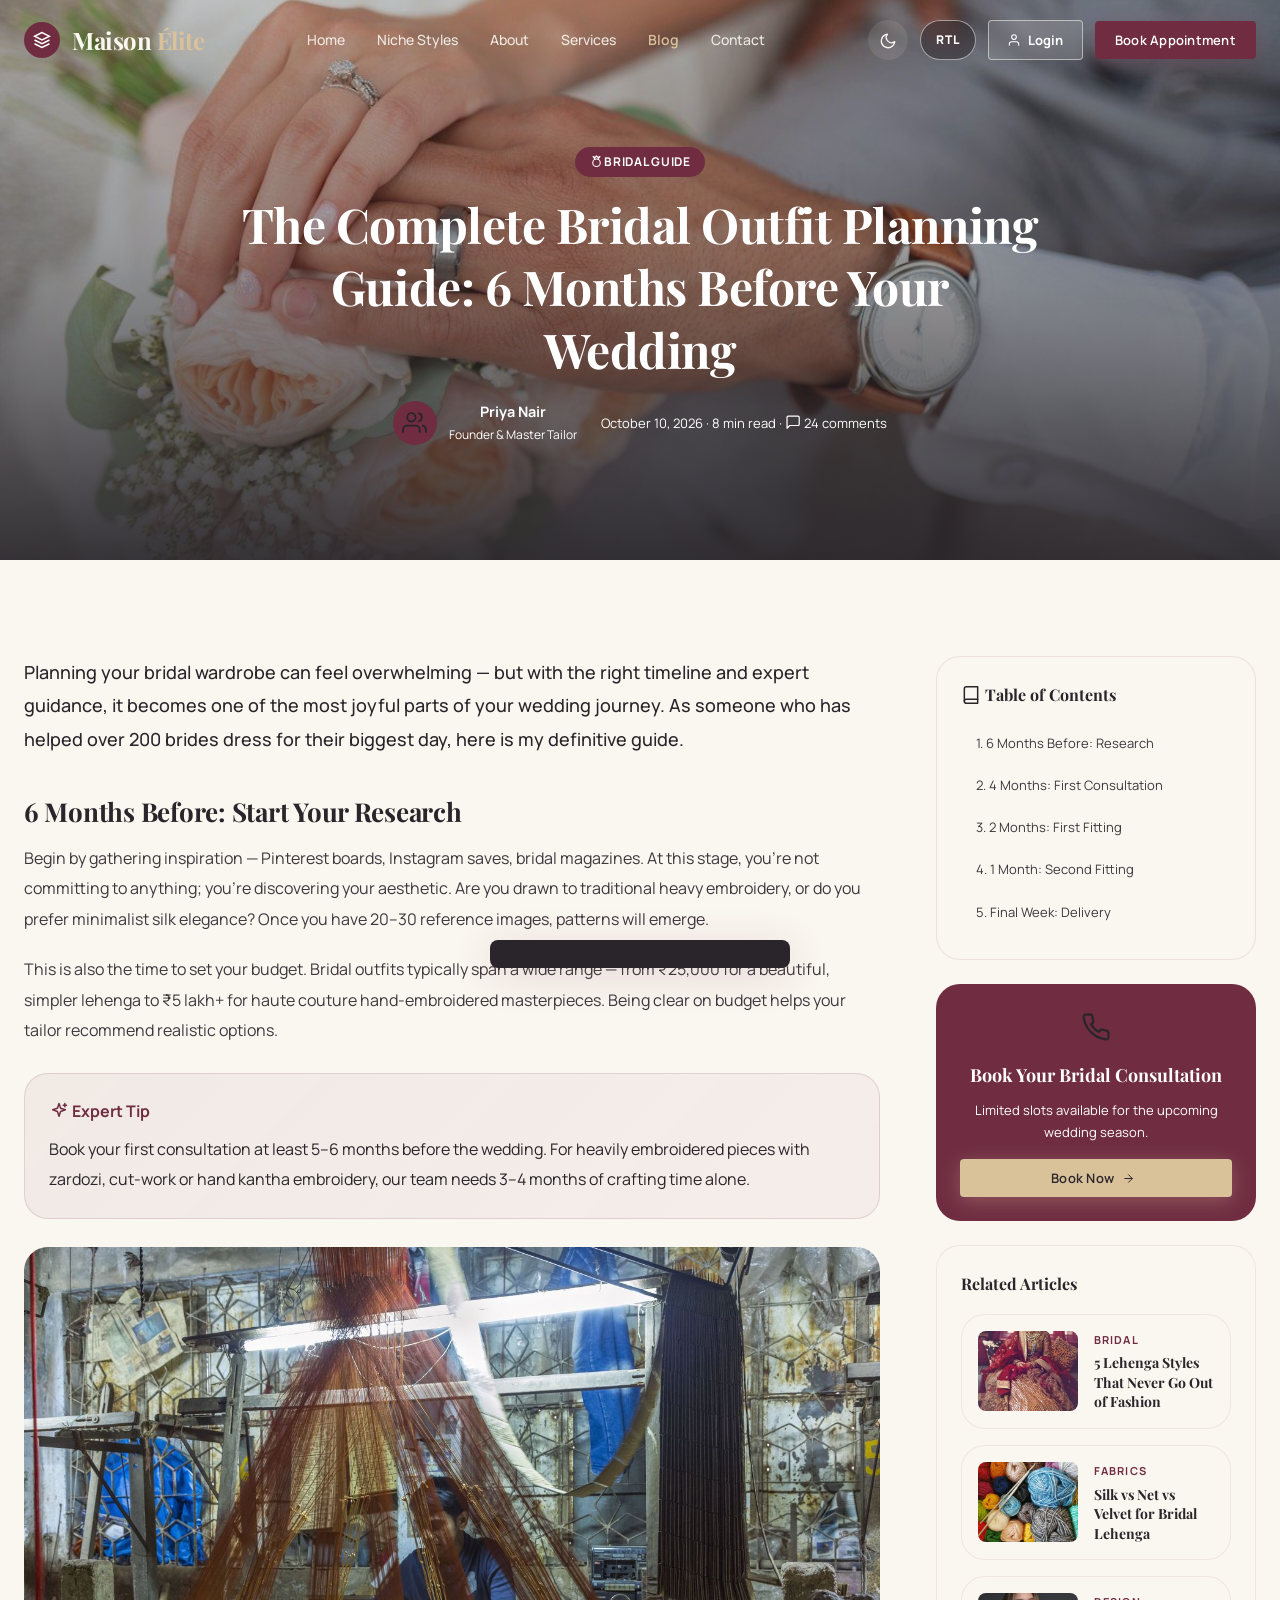
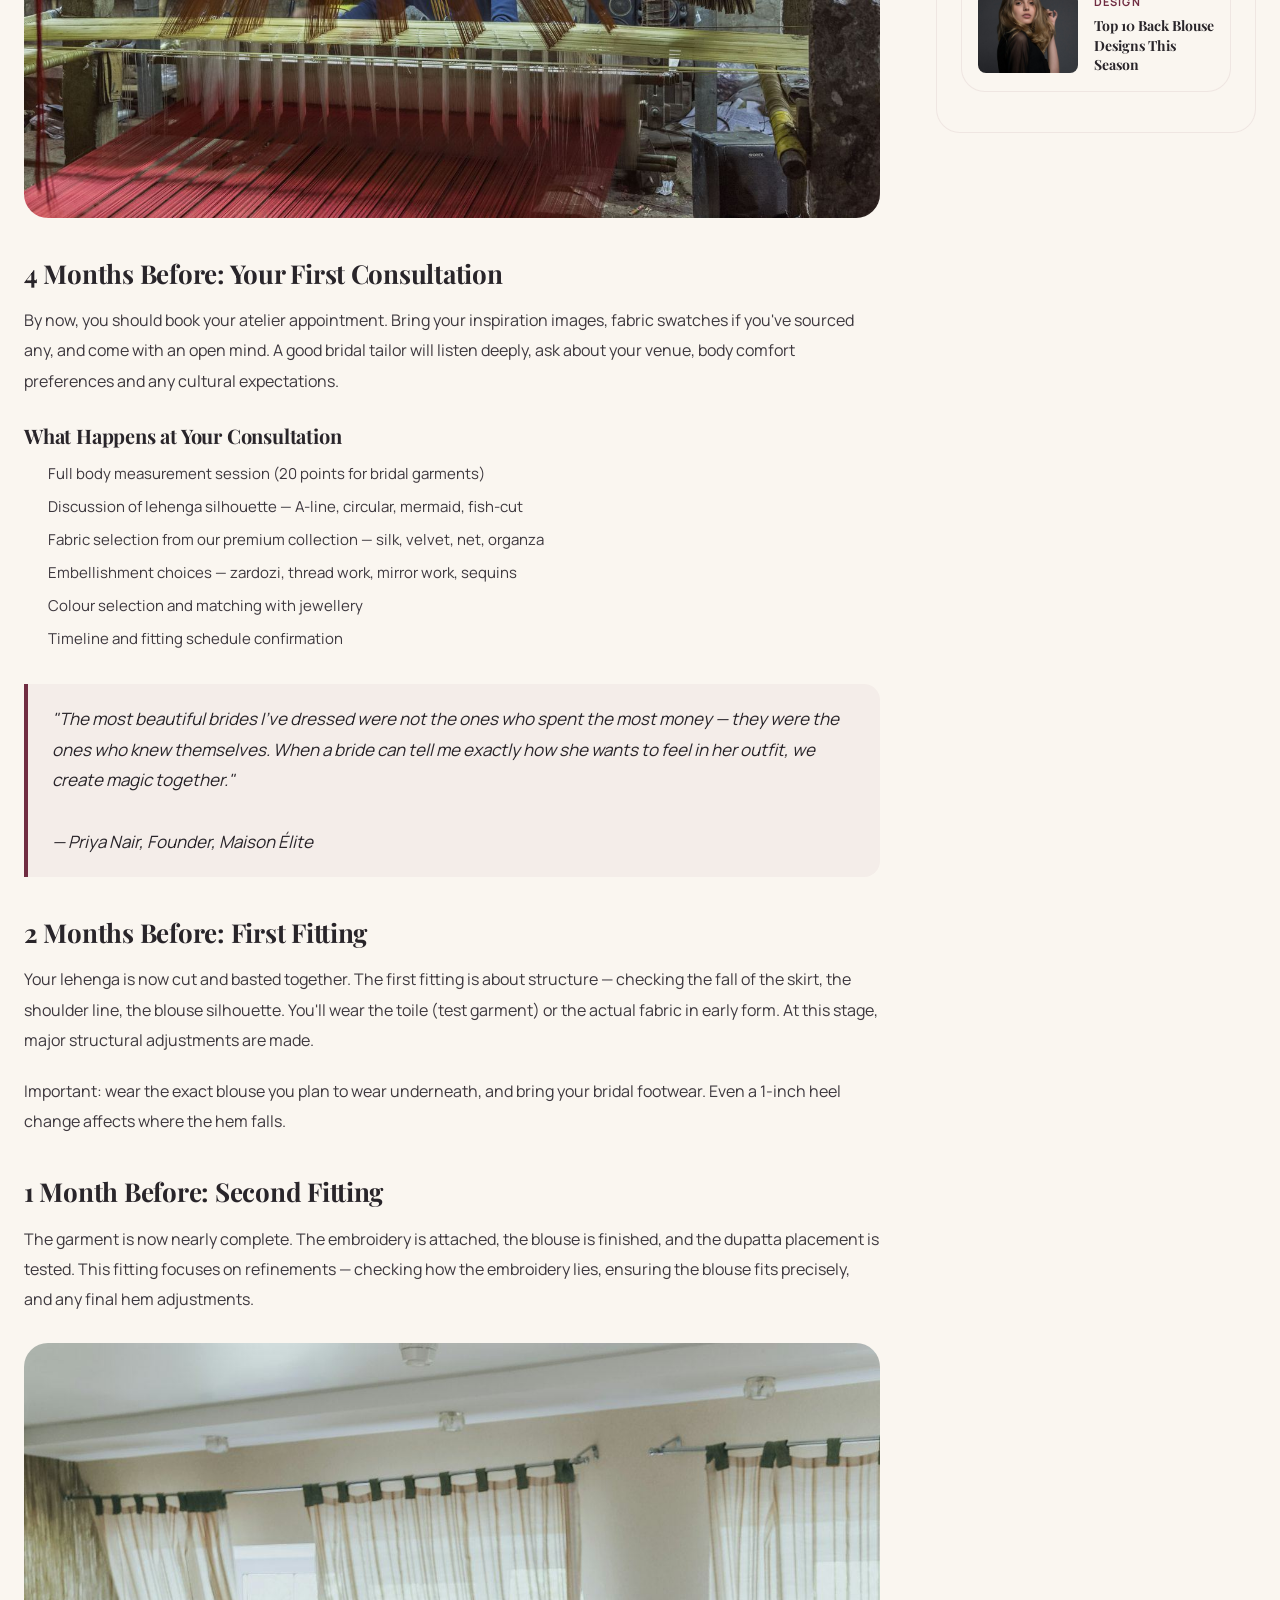
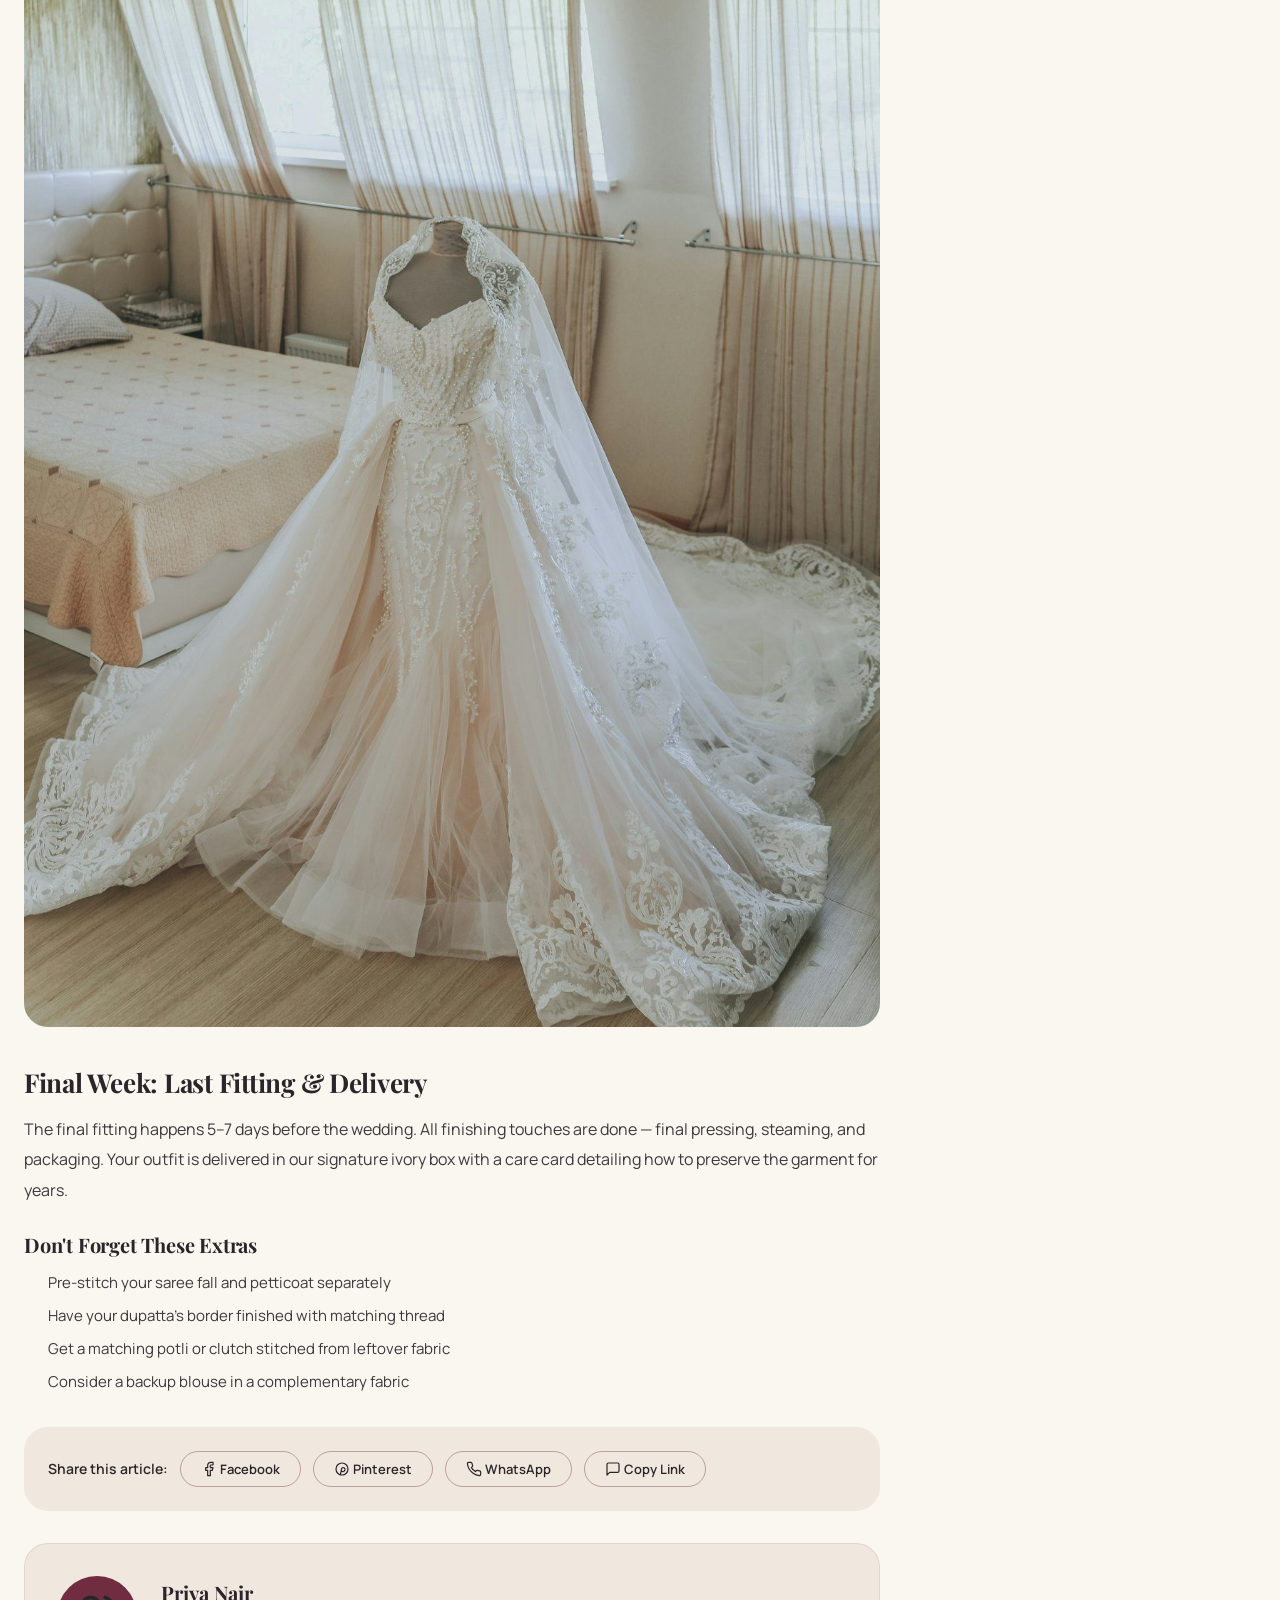
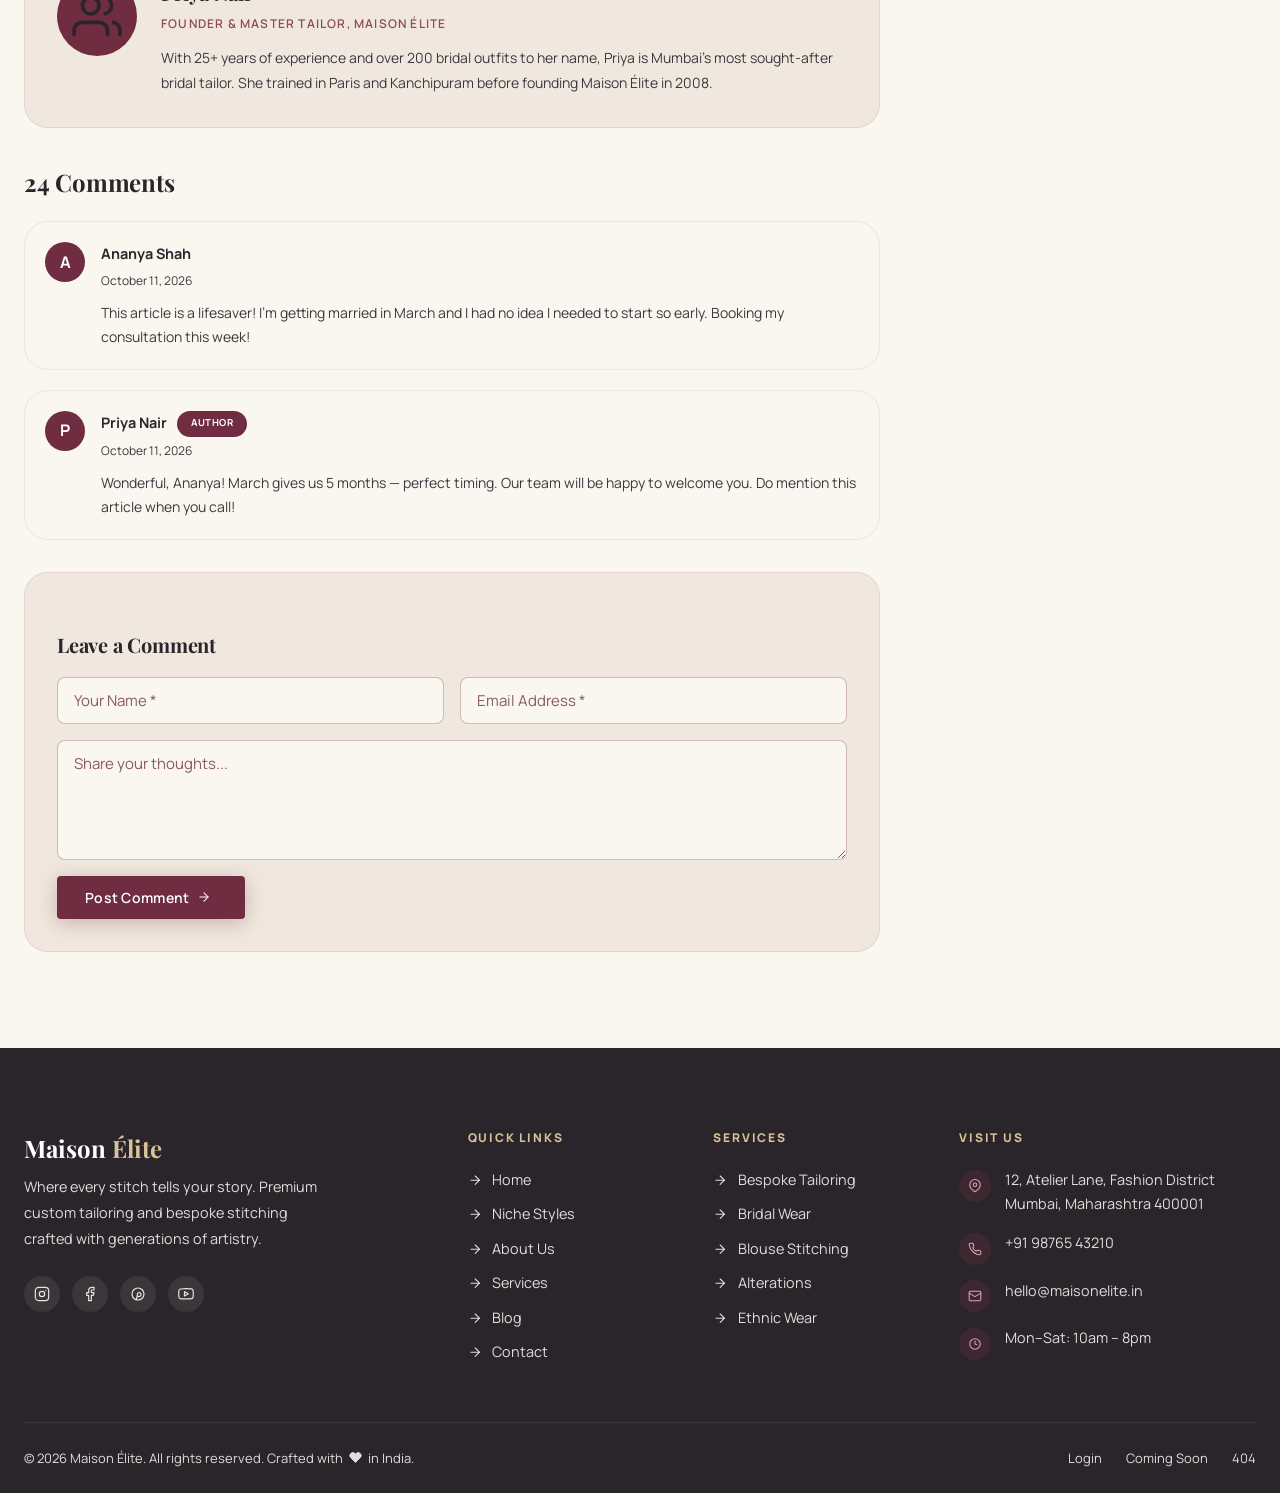
<file: blog-detail.html>
<!DOCTYPE html>
<html lang="en" data-theme="light">
<head>
<meta charset="UTF-8">
<meta name="viewport" content="width=device-width,initial-scale=1">
<meta name="description" content="The Complete Bridal Outfit Planning Guide – Expert advice from Maison Élite master tailor Priya Nair on lehenga selection, fittings and bridal wardrobe timeline.">
<title>Bridal Outfit Planning Guide | Maison Élite Blog</title>
<link rel="stylesheet" href="assets/css/style.css">
<link rel="icon" type="image/svg+xml" href="assets/images/favicon.svg">
<link rel="apple-touch-icon" href="assets/images/favicon.svg">
<meta name="theme-color" content="#702D42">
<style>
  .article-layout { display: grid; grid-template-columns: 1fr 320px; gap: 3.5rem; align-items: start; }
  .article-sidebar { position: sticky; top: calc(var(--navbar-height) + 1.5rem); }
  .toc { background: var(--ivory); border-radius: var(--radius-xl); padding: 1.5rem; border: 1px solid rgba(112,45,66,0.1); margin-bottom: 1.5rem; }
  .toc-title { font-weight: 700; color: var(--charcoal); margin-bottom: 1rem; font-family: var(--font-serif); }
  .toc-link { display: block; padding: .5rem .75rem; font-size: .8125rem; color: var(--charcoal-light); border-left: 3px solid transparent; transition: all var(--duration-fast); margin-bottom: .25rem; border-radius: 0 var(--radius-sm) var(--radius-sm) 0; }
  .toc-link:hover { color: var(--burgundy); border-left-color: var(--burgundy); background: rgba(112,45,66,0.04); }
  .article-content h2 { font-family: var(--font-serif); font-size: 1.625rem; font-weight: 700; color: var(--charcoal); margin: 2.5rem 0 1rem; }
  .article-content h3 { font-family: var(--font-serif); font-size: 1.25rem; font-weight: 700; color: var(--charcoal); margin: 1.75rem 0 .75rem; }
  .article-content p { font-size: 1rem; line-height: 1.9; color: var(--charcoal-light); margin-bottom: 1.25rem; }
  .article-content blockquote { border-left: 4px solid var(--burgundy); padding: 1.25rem 1.5rem; margin: 2rem 0; background: rgba(112,45,66,0.04); border-radius: 0 var(--radius-lg) var(--radius-lg) 0; font-style: italic; color: var(--charcoal); font-size: 1.0625rem; line-height: 1.8; }
  .article-content img { width: 100%; border-radius: var(--radius-xl); margin: 1.75rem 0; }
  .article-content ul, .article-content ol { padding-left: 1.5rem; margin-bottom: 1.25rem; }
  .article-content li { font-size: .9375rem; line-height: 1.8; color: var(--charcoal-light); margin-bottom: .375rem; }
  .tip-box { background: linear-gradient(135deg, rgba(112,45,66,0.06), rgba(197,143,157,0.08)); border: 1px solid rgba(112,45,66,0.15); border-radius: var(--radius-xl); padding: 1.5rem; margin: 1.75rem 0; }
  .share-bar { display: flex; gap: .75rem; align-items: center; flex-wrap: wrap; margin: 2rem 0; padding: 1.5rem; background: var(--ivory-dark); border-radius: var(--radius-xl); }
  .share-btn { padding: .5rem 1.25rem; border-radius: var(--radius-pill); font-size: .8125rem; font-weight: 600; cursor: pointer; border: 1.5px solid rgba(112,45,66,0.2); background: transparent; transition: all var(--duration-fast); font-family: var(--font-sans); color: var(--charcoal); }
  .share-btn:hover { background: var(--burgundy); color: white; border-color: var(--burgundy); }
  .related-card { display: grid; grid-template-columns: 100px 1fr; gap: 1rem; border-radius: var(--radius-xl); overflow: hidden; background: var(--ivory); border: 1px solid rgba(112,45,66,0.08); padding: 1rem; transition: all var(--duration-fast); text-decoration: none; margin-bottom: 1rem; }
  .related-card:hover { box-shadow: var(--shadow-md); transform: translateX(4px); }
  .related-card img { width: 100%; height: 80px; object-fit: cover; border-radius: var(--radius-md); }
  @media(max-width:991px) { .article-layout { grid-template-columns: 1fr !important; } .article-sidebar { position: static; } }
</style>
</head>
<body>

<nav class="navbar" id="mainNav">
  <div class="container">
    <a href="index.html" class="navbar-brand">
      <div class="navbar-logo-icon"><svg width="18" height="18" viewBox="0 0 24 24" fill="none" stroke="white" stroke-width="2"><path d="M12 2L2 7l10 5 10-5-10-5zM2 17l10 5 10-5M2 12l10 5 10-5"/></svg></div>
      <div class="navbar-logo">Maison <span>Élite</span></div>
    </a>
    <ul class="navbar-nav">
      <li><a href="index.html" class="nav-link">Home</a></li>
      <li><a href="home2.html" class="nav-link">Niche Styles</a></li>
      <li><a href="about.html" class="nav-link">About</a></li>
      <li><a href="services.html" class="nav-link">Services</a></li>
      <li><a href="blog.html" class="nav-link active">Blog</a></li>
      <li><a href="contact.html" class="nav-link">Contact</a></li>
    </ul>
    <div class="navbar-actions">
      <button class="theme-toggle" aria-label="Toggle dark mode"><span id="theme-icon"><svg class="icon" viewBox="0 0 24 24" fill="none" stroke="currentColor" stroke-width="1.8" stroke-linecap="round" stroke-linejoin="round" aria-hidden="true"><path d="M21 12.8A9 9 0 1 1 11.2 3a7 7 0 0 0 9.8 9.8z"/></svg></span></button>
      <button class="rtl-toggle" aria-label="Switch to RTL (right-to-left)" data-label="RTL"><span class="rtl-text">RTL</span></button>
      <a href="login.html" class="nav-login"><svg class="icon" viewBox="0 0 24 24" fill="none" stroke="currentColor" stroke-width="1.8" stroke-linecap="round" stroke-linejoin="round" aria-hidden="true"><path d="M20 21v-2a4 4 0 0 0-4-4H8a4 4 0 0 0-4 4v2"/><circle cx="12" cy="7" r="4"/></svg>Login</a>
      <a href="contact.html" class="btn btn-primary btn-sm">Book Appointment</a>
      <button class="navbar-toggle" id="menuToggle" aria-label="Open menu"><span></span><span></span><span></span></button>
    </div>
  </div>
</nav>
<div class="mobile-nav" id="mobileNav">
  <div class="mobile-nav-header">
    <div class="navbar-logo" style="color:var(--charcoal)">Maison <span>Élite</span></div>
  </div>
  <ul class="mobile-nav-links">
    <li><a href="index.html" class="mobile-nav-link">Home <span><svg class="icon icon-arrow" viewBox="0 0 24 24" fill="none" stroke="currentColor" stroke-width="1.8" stroke-linecap="round" stroke-linejoin="round" aria-hidden="true"><line x1="5" y1="12" x2="19" y2="12"/><polyline points="12 5 19 12 12 19"/></svg></span></a></li>
    <li><a href="home2.html" class="mobile-nav-link">Niche Styles <span><svg class="icon icon-arrow" viewBox="0 0 24 24" fill="none" stroke="currentColor" stroke-width="1.8" stroke-linecap="round" stroke-linejoin="round" aria-hidden="true"><line x1="5" y1="12" x2="19" y2="12"/><polyline points="12 5 19 12 12 19"/></svg></span></a></li>
    <li><a href="about.html" class="mobile-nav-link">About Us <span><svg class="icon icon-arrow" viewBox="0 0 24 24" fill="none" stroke="currentColor" stroke-width="1.8" stroke-linecap="round" stroke-linejoin="round" aria-hidden="true"><line x1="5" y1="12" x2="19" y2="12"/><polyline points="12 5 19 12 12 19"/></svg></span></a></li>
    <li><a href="services.html" class="mobile-nav-link">Services <span><svg class="icon icon-arrow" viewBox="0 0 24 24" fill="none" stroke="currentColor" stroke-width="1.8" stroke-linecap="round" stroke-linejoin="round" aria-hidden="true"><line x1="5" y1="12" x2="19" y2="12"/><polyline points="12 5 19 12 12 19"/></svg></span></a></li>
    <li><a href="blog.html" class="mobile-nav-link">Blog <span><svg class="icon icon-arrow" viewBox="0 0 24 24" fill="none" stroke="currentColor" stroke-width="1.8" stroke-linecap="round" stroke-linejoin="round" aria-hidden="true"><line x1="5" y1="12" x2="19" y2="12"/><polyline points="12 5 19 12 12 19"/></svg></span></a></li>
    <li><a href="contact.html" class="mobile-nav-link">Contact <span><svg class="icon icon-arrow" viewBox="0 0 24 24" fill="none" stroke="currentColor" stroke-width="1.8" stroke-linecap="round" stroke-linejoin="round" aria-hidden="true"><line x1="5" y1="12" x2="19" y2="12"/><polyline points="12 5 19 12 12 19"/></svg></span></a></li>
    <li><a href="login.html" class="mobile-nav-link">Login / Register <span><svg class="icon icon-arrow" viewBox="0 0 24 24" fill="none" stroke="currentColor" stroke-width="1.8" stroke-linecap="round" stroke-linejoin="round" aria-hidden="true"><line x1="5" y1="12" x2="19" y2="12"/><polyline points="12 5 19 12 12 19"/></svg></span></a></li>
  </ul>
  <div style="margin-top:auto;padding-top:2rem;display:flex;flex-direction:column;gap:.75rem"><a href="contact.html" class="btn btn-primary" style="width:100%;justify-content:center">Book Appointment</a><a href="login.html" class="btn btn-secondary" style="width:100%;justify-content:center">Login / Register</a></div>
</div>

<!-- ARTICLE HERO -->
<section class="article-hero" style="min-height:560px;padding-top:var(--navbar-height);padding-bottom:3rem">
  <div class="article-hero-bg"><img id="postHeroImg" src="assets/images/bridal_bouquet.jpg" alt="Bridal hands with bouquet and wedding rings" loading="eager"></div>
  <div class="container" style="position:relative;z-index:2;display:flex;flex-direction:column;align-items:center;justify-content:center;text-align:center">
    <span class="badge badge-burgundy" style="margin-bottom:1rem;display:inline-flex"><svg class="icon" viewBox="0 0 24 24" fill="none" stroke="currentColor" stroke-width="1.8" stroke-linecap="round" stroke-linejoin="round" aria-hidden="true"><circle cx="12" cy="14" r="6"/><path d="m9.5 8.5-3-4.5 3.5 1.5L12 3l2 2.5L17.5 4l-3 4.5"/></svg> <span id="postBadge">Bridal Guide</span></span>
    <h1 class="article-hero-title" style="font-family:var(--font-serif);font-size:clamp(1.75rem,4vw,3rem);font-weight:700;color:white;max-width:800px;line-height:1.3;margin-bottom:1.25rem;text-align:center;margin-inline:auto" id="postTitle">The Complete Bridal Outfit Planning Guide: 6 Months Before Your Wedding</h1>
    <div class="article-hero-meta" style="display:flex;align-items:center;justify-content:center;gap:1.5rem;flex-wrap:wrap;text-align:center">
      <div style="display:flex;align-items:center;gap:.75rem"><div style="width:44px;height:44px;border-radius:50%;background:var(--burgundy);display:flex;align-items:center;justify-content:center;font-size:1.25rem" id="postAvatar"><svg class="icon" viewBox="0 0 24 24" fill="none" stroke="currentColor" stroke-width="1.8" stroke-linecap="round" stroke-linejoin="round" aria-hidden="true"><path d="M17 21v-2a4 4 0 0 0-4-4H5a4 4 0 0 0-4 4v2"/><circle cx="9" cy="7" r="4"/><path d="M23 21v-2a4 4 0 0 0-3-3.87M16 3.13a4 4 0 0 1 0 7.75"/></svg></div><div><div style="font-weight:700;color:white;font-size:.9rem" id="postAuthor">Priya Nair</div><div style="font-size:.75rem;color:rgba(255,255,255,0.65)">Founder & Master Tailor</div></div></div>
      <div style="color:rgba(255,255,255,0.6);font-size:.8125rem"><span id="postDate">October 10, 2026 · 8 min read</span> · <svg class="icon" viewBox="0 0 24 24" fill="none" stroke="currentColor" stroke-width="1.8" stroke-linecap="round" stroke-linejoin="round" aria-hidden="true"><path d="M21 15a2 2 0 0 1-2 2H7l-4 4V5a2 2 0 0 1 2-2h14a2 2 0 0 1 2 2z"/></svg> 24 comments</div>
    </div>
  </div>
</section>

<main class="section">
  <div class="container">
    <div class="article-layout">

      <!-- ARTICLE BODY -->
      <article class="article-content">
        <p style="font-size:1.125rem;font-weight:500;color:var(--charcoal);line-height:1.85;margin-bottom:1.5rem">Planning your bridal wardrobe can feel overwhelming — but with the right timeline and expert guidance, it becomes one of the most joyful parts of your wedding journey. As someone who has helped over 200 brides dress for their biggest day, here is my definitive guide.</p>

        <h2 id="six-months">6 Months Before: Start Your Research</h2>
        <p>Begin by gathering inspiration — Pinterest boards, Instagram saves, bridal magazines. At this stage, you're not committing to anything; you're discovering your aesthetic. Are you drawn to traditional heavy embroidery, or do you prefer minimalist silk elegance? Once you have 20–30 reference images, patterns will emerge.</p>
        <p>This is also the time to set your budget. Bridal outfits typically span a wide range — from ₹25,000 for a beautiful, simpler lehenga to ₹5 lakh+ for haute couture hand-embroidered masterpieces. Being clear on budget helps your tailor recommend realistic options.</p>

        <div class="tip-box">
          <div style="font-weight:700;color:var(--burgundy);margin-bottom:.5rem"><svg class="icon" viewBox="0 0 24 24" fill="none" stroke="currentColor" stroke-width="1.8" stroke-linecap="round" stroke-linejoin="round" aria-hidden="true"><path d="M12 3l1.9 5.7 5.7 1.9-5.7 1.9L12 18.2l-1.9-5.7L4.4 10.6l5.7-1.9L12 3z"/><path d="M19 3v4M17 5h4"/></svg> Expert Tip</div>
          <p style="margin:0;color:var(--charcoal)">Book your first consultation at least 5–6 months before the wedding. For heavily embroidered pieces with zardozi, cut-work or hand kantha embroidery, our team needs 3–4 months of crafting time alone.</p>
        </div>

        <img src="assets/images/fabric_weaving.jpg" alt="Banarasi silk weaving on traditional loom" loading="lazy">

        <h2 id="four-months">4 Months Before: Your First Consultation</h2>
        <p>By now, you should book your atelier appointment. Bring your inspiration images, fabric swatches if you've sourced any, and come with an open mind. A good bridal tailor will listen deeply, ask about your venue, body comfort preferences and any cultural expectations.</p>

        <h3>What Happens at Your Consultation</h3>
        <ul>
          <li>Full body measurement session (20 points for bridal garments)</li>
          <li>Discussion of lehenga silhouette — A-line, circular, mermaid, fish-cut</li>
          <li>Fabric selection from our premium collection — silk, velvet, net, organza</li>
          <li>Embellishment choices — zardozi, thread work, mirror work, sequins</li>
          <li>Colour selection and matching with jewellery</li>
          <li>Timeline and fitting schedule confirmation</li>
        </ul>

        <blockquote>"The most beautiful brides I've dressed were not the ones who spent the most money — they were the ones who knew themselves. When a bride can tell me exactly how she wants to feel in her outfit, we create magic together."<br><br>— Priya Nair, Founder, Maison Élite</blockquote>

        <h2 id="two-months">2 Months Before: First Fitting</h2>
        <p>Your lehenga is now cut and basted together. The first fitting is about structure — checking the fall of the skirt, the shoulder line, the blouse silhouette. You'll wear the toile (test garment) or the actual fabric in early form. At this stage, major structural adjustments are made.</p>
        <p>Important: wear the exact blouse you plan to wear underneath, and bring your bridal footwear. Even a 1-inch heel change affects where the hem falls.</p>

        <h2 id="one-month">1 Month Before: Second Fitting</h2>
        <p>The garment is now nearly complete. The embroidery is attached, the blouse is finished, and the dupatta placement is tested. This fitting focuses on refinements — checking how the embroidery lies, ensuring the blouse fits precisely, and any final hem adjustments.</p>

        <img src="assets/images/fitting_gown.jpg" alt="Bridal gown on dress form during fitting" loading="lazy">

        <h2 id="final-week">Final Week: Last Fitting & Delivery</h2>
        <p>The final fitting happens 5–7 days before the wedding. All finishing touches are done — final pressing, steaming, and packaging. Your outfit is delivered in our signature ivory box with a care card detailing how to preserve the garment for years.</p>

        <h3>Don't Forget These Extras</h3>
        <ol>
          <li>Pre-stitch your saree fall and petticoat separately</li>
          <li>Have your dupatta's border finished with matching thread</li>
          <li>Get a matching potli or clutch stitched from leftover fabric</li>
          <li>Consider a backup blouse in a complementary fabric</li>
        </ol>

        <div class="share-bar">
          <span style="font-weight:600;font-size:.875rem;color:var(--charcoal)">Share this article:</span>
          <button class="share-btn"><svg class="icon" viewBox="0 0 24 24" fill="none" stroke="currentColor" stroke-width="1.8" stroke-linecap="round" stroke-linejoin="round" aria-hidden="true"><path d="M18 2h-3a5 5 0 0 0-5 5v3H7v4h3v8h4v-8h3l1-4h-4V7a1 1 0 0 1 1-1h3z"/></svg> Facebook</button>
          <button class="share-btn"><svg class="icon" viewBox="0 0 24 24" fill="none" stroke="currentColor" stroke-width="1.8" stroke-linecap="round" stroke-linejoin="round" aria-hidden="true"><circle cx="12" cy="12" r="9"/><path d="M9.5 20.5c.5-2 1.5-6 2-8"/><path d="M11 12.2a2.8 2.8 0 1 1 4.7 2.5c-1 1.9-3.8 1.8-4.7-.1"/></svg> Pinterest</button>
          <button class="share-btn"><svg class="icon" viewBox="0 0 24 24" fill="none" stroke="currentColor" stroke-width="1.8" stroke-linecap="round" stroke-linejoin="round" aria-hidden="true"><path d="M22 16.9v3a2 2 0 0 1-2.2 2 19.8 19.8 0 0 1-8.6-3.1 19.5 19.5 0 0 1-6-6A19.8 19.8 0 0 1 2.1 4.2 2 2 0 0 1 4.1 2h3a2 2 0 0 1 2 1.7c.13.96.36 1.9.7 2.8a2 2 0 0 1-.45 2.1L8.1 9.9a16 16 0 0 0 6 6l1.3-1.3a2 2 0 0 1 2.1-.45c.9.34 1.84.57 2.8.7A2 2 0 0 1 22 16.9z"/></svg> WhatsApp</button>
          <button class="share-btn"><svg class="icon" viewBox="0 0 24 24" fill="none" stroke="currentColor" stroke-width="1.8" stroke-linecap="round" stroke-linejoin="round" aria-hidden="true"><path d="M21 15a2 2 0 0 1-2 2H7l-4 4V5a2 2 0 0 1 2-2h14a2 2 0 0 1 2 2z"/></svg> Copy Link</button>
        </div>

        <!-- Author Box -->
        <div style="display:flex;gap:1.5rem;padding:2rem;background:var(--ivory-dark);border-radius:var(--radius-xl);border:1px solid rgba(112,45,66,0.1);margin:2rem 0;align-items:flex-start">
          <div style="width:80px;height:80px;border-radius:50%;background:var(--burgundy);display:flex;align-items:center;justify-content:center;font-size:2.5rem;flex-shrink:0"><svg class="icon" viewBox="0 0 24 24" fill="none" stroke="currentColor" stroke-width="1.8" stroke-linecap="round" stroke-linejoin="round" aria-hidden="true"><path d="M17 21v-2a4 4 0 0 0-4-4H5a4 4 0 0 0-4 4v2"/><circle cx="9" cy="7" r="4"/><path d="M23 21v-2a4 4 0 0 0-3-3.87M16 3.13a4 4 0 0 1 0 7.75"/></svg></div>
          <div>
            <div style="font-family:var(--font-serif);font-size:1.25rem;font-weight:700;color:var(--charcoal);margin-bottom:.25rem">Priya Nair</div>
            <div style="font-size:.75rem;text-transform:uppercase;letter-spacing:.1em;color:var(--muted-rose);font-weight:600;margin-bottom:.75rem">Founder & Master Tailor, Maison Élite</div>
            <p style="font-size:.875rem;color:var(--charcoal-light);line-height:1.75;margin:0">With 25+ years of experience and over 200 bridal outfits to her name, Priya is Mumbai's most sought-after bridal tailor. She trained in Paris and Kanchipuram before founding Maison Élite in 2008.</p>
          </div>
        </div>

        <!-- Comments -->
        <div>
          <h2 style="font-family:var(--font-serif);font-size:1.5rem;font-weight:700;color:var(--charcoal);margin-bottom:1.5rem">24 Comments</h2>
          <div style="display:flex;flex-direction:column;gap:1.25rem;margin-bottom:2rem">
            <div style="display:flex;gap:1rem;padding:1.25rem;background:var(--ivory);border-radius:var(--radius-xl);border:1px solid rgba(112,45,66,0.08)">
              <div style="width:40px;height:40px;border-radius:50%;background:var(--burgundy);display:flex;align-items:center;justify-content:center;color:white;font-weight:700;flex-shrink:0">A</div>
              <div><div style="font-weight:700;color:var(--charcoal);font-size:.9rem;margin-bottom:.25rem">Ananya Shah</div><div style="font-size:.75rem;color:var(--charcoal-light);margin-bottom:.625rem">October 11, 2026</div><p style="font-size:.875rem;color:var(--charcoal-light);line-height:1.7;margin:0">This article is a lifesaver! I'm getting married in March and I had no idea I needed to start so early. Booking my consultation this week!</p></div>
            </div>
            <div style="display:flex;gap:1rem;padding:1.25rem;background:var(--ivory);border-radius:var(--radius-xl);border:1px solid rgba(112,45,66,0.08)">
              <div style="width:40px;height:40px;border-radius:50%;background:var(--burgundy);display:flex;align-items:center;justify-content:center;color:white;font-weight:700;flex-shrink:0">P</div>
              <div><div style="display:flex;gap:.625rem;align-items:center;margin-bottom:.25rem"><div style="font-weight:700;color:var(--charcoal);font-size:.9rem">Priya Nair</div><span class="badge badge-burgundy" style="font-size:.6rem">Author</span></div><div style="font-size:.75rem;color:var(--charcoal-light);margin-bottom:.625rem">October 11, 2026</div><p style="font-size:.875rem;color:var(--charcoal-light);line-height:1.7;margin:0">Wonderful, Ananya! March gives us 5 months — perfect timing. Our team will be happy to welcome you. Do mention this article when you call!</p></div>
            </div>
          </div>
          <form data-validate style="background:var(--ivory-dark);border-radius:var(--radius-xl);padding:2rem;border:1px solid rgba(112,45,66,0.1)">
            <h3 style="font-family:var(--font-serif);font-size:1.25rem;font-weight:700;color:var(--charcoal);margin-bottom:1.25rem">Leave a Comment</h3>
            <div style="display:grid;grid-template-columns:1fr 1fr;gap:1rem;margin-bottom:1rem">
              <div class="form-group" style="margin-bottom:0"><input type="text" class="form-control" placeholder="Your Name *" required></div>
              <div class="form-group" style="margin-bottom:0"><input type="email" class="form-control" placeholder="Email Address *" required></div>
            </div>
            <div class="form-group"><textarea class="form-control" rows="4" placeholder="Share your thoughts..." required style="resize:vertical"></textarea></div>
            <button type="submit" class="btn btn-primary">Post Comment <svg class="icon icon-arrow" viewBox="0 0 24 24" fill="none" stroke="currentColor" stroke-width="1.8" stroke-linecap="round" stroke-linejoin="round" aria-hidden="true"><line x1="5" y1="12" x2="19" y2="12"/><polyline points="12 5 19 12 12 19"/></svg></button>
          </form>
        </div>
      </article>

      <!-- SIDEBAR -->
      <aside class="article-sidebar">
        <div class="toc">
          <div class="toc-title"><svg class="icon" viewBox="0 0 24 24" fill="none" stroke="currentColor" stroke-width="1.8" stroke-linecap="round" stroke-linejoin="round" aria-hidden="true"><path d="M4 19.5A2.5 2.5 0 0 1 6.5 17H20"/><path d="M6.5 2H20v20H6.5A2.5 2.5 0 0 1 4 19.5v-15A2.5 2.5 0 0 1 6.5 2z"/></svg> Table of Contents</div>
          <a href="#six-months" class="toc-link">1. 6 Months Before: Research</a>
          <a href="#four-months" class="toc-link">2. 4 Months: First Consultation</a>
          <a href="#two-months" class="toc-link">3. 2 Months: First Fitting</a>
          <a href="#one-month" class="toc-link">4. 1 Month: Second Fitting</a>
          <a href="#final-week" class="toc-link">5. Final Week: Delivery</a>
        </div>
        <div style="padding:1.5rem;background:var(--burgundy);border-radius:var(--radius-xl);text-align:center;margin-bottom:1.5rem">
          <div style="font-size:1.5rem;margin-bottom:.75rem"><svg class="icon" viewBox="0 0 24 24" fill="none" stroke="currentColor" stroke-width="1.8" stroke-linecap="round" stroke-linejoin="round" aria-hidden="true"><path d="M22 16.9v3a2 2 0 0 1-2.2 2 19.8 19.8 0 0 1-8.6-3.1 19.5 19.5 0 0 1-6-6A19.8 19.8 0 0 1 2.1 4.2 2 2 0 0 1 4.1 2h3a2 2 0 0 1 2 1.7c.13.96.36 1.9.7 2.8a2 2 0 0 1-.45 2.1L8.1 9.9a16 16 0 0 0 6 6l1.3-1.3a2 2 0 0 1 2.1-.45c.9.34 1.84.57 2.8.7A2 2 0 0 1 22 16.9z"/></svg></div>
          <div style="font-family:var(--font-serif);font-size:1.125rem;font-weight:700;color:white;margin-bottom:.5rem">Book Your Bridal Consultation</div>
          <p style="font-size:.8125rem;color:rgba(255,255,255,0.75);margin-bottom:1rem">Limited slots available for the upcoming wedding season.</p>
          <a href="contact.html" class="btn btn-champagne btn-sm" style="width:100%;justify-content:center">Book Now <svg class="icon icon-arrow" viewBox="0 0 24 24" fill="none" stroke="currentColor" stroke-width="1.8" stroke-linecap="round" stroke-linejoin="round" aria-hidden="true"><line x1="5" y1="12" x2="19" y2="12"/><polyline points="12 5 19 12 12 19"/></svg></a>
        </div>
        <div style="background:var(--ivory);border-radius:var(--radius-xl);padding:1.5rem;border:1px solid rgba(112,45,66,0.08)">
          <div style="font-family:var(--font-serif);font-weight:700;color:var(--charcoal);margin-bottom:1rem">Related Articles</div>
          <a href="blog-detail.html" class="related-card"><img src="assets/images/related_lehenga.jpg" alt="Traditional red bridal lehenga"><div><div style="font-size:.6875rem;text-transform:uppercase;letter-spacing:.1em;color:var(--burgundy);font-weight:700;margin-bottom:.25rem">Bridal</div><div style="font-family:var(--font-serif);font-size:.875rem;font-weight:700;color:var(--charcoal);line-height:1.4">5 Lehenga Styles That Never Go Out of Fashion</div></div></a>
          <a href="blog-detail.html" class="related-card"><img src="assets/images/related_threads.jpg" alt="Colourful artisan yarn and threads"><div><div style="font-size:.6875rem;text-transform:uppercase;letter-spacing:.1em;color:var(--burgundy);font-weight:700;margin-bottom:.25rem">Fabrics</div><div style="font-family:var(--font-serif);font-size:.875rem;font-weight:700;color:var(--charcoal);line-height:1.4">Silk vs Net vs Velvet for Bridal Lehenga</div></div></a>
          <a href="blog-detail.html" class="related-card"><img src="assets/images/blouse_evening.jpg" alt="Black evening blouse with sheer sleeves"><div><div style="font-size:.6875rem;text-transform:uppercase;letter-spacing:.1em;color:var(--burgundy);font-weight:700;margin-bottom:.25rem">Design</div><div style="font-family:var(--font-serif);font-size:.875rem;font-weight:700;color:var(--charcoal);line-height:1.4">Top 10 Back Blouse Designs This Season</div></div></a>
        </div>
      </aside>

    </div>
  </div>
</main>

<footer class="footer">
  <div class="container">
    <div style="display:grid;grid-template-columns:2fr 1fr 1fr 1.5fr;gap:3rem" class="footer-grid">
      <div>
        <div class="footer-brand-name">Maison <span>Élite</span></div>
        <p class="footer-desc">Where every stitch tells your story. Premium custom tailoring and bespoke stitching crafted with generations of artistry.</p>
        <div class="social-links">
          <a href="#" class="social-link" aria-label="Instagram"><svg class="icon" viewBox="0 0 24 24" fill="none" stroke="currentColor" stroke-width="1.8" stroke-linecap="round" stroke-linejoin="round" aria-hidden="true"><rect x="2" y="2" width="20" height="20" rx="5"/><circle cx="12" cy="12" r="4"/><circle cx="17.5" cy="6.5" r=".9" fill="currentColor" stroke="none"/></svg></a>
          <a href="#" class="social-link" aria-label="Facebook"><svg class="icon" viewBox="0 0 24 24" fill="none" stroke="currentColor" stroke-width="1.8" stroke-linecap="round" stroke-linejoin="round" aria-hidden="true"><path d="M18 2h-3a5 5 0 0 0-5 5v3H7v4h3v8h4v-8h3l1-4h-4V7a1 1 0 0 1 1-1h3z"/></svg></a>
          <a href="#" class="social-link" aria-label="Pinterest"><svg class="icon" viewBox="0 0 24 24" fill="none" stroke="currentColor" stroke-width="1.8" stroke-linecap="round" stroke-linejoin="round" aria-hidden="true"><circle cx="12" cy="12" r="9"/><path d="M9.5 20.5c.5-2 1.5-6 2-8"/><path d="M11 12.2a2.8 2.8 0 1 1 4.7 2.5c-1 1.9-3.8 1.8-4.7-.1"/></svg></a>
          <a href="#" class="social-link" aria-label="YouTube"><svg class="icon" viewBox="0 0 24 24" fill="none" stroke="currentColor" stroke-width="1.8" stroke-linecap="round" stroke-linejoin="round" aria-hidden="true"><path d="M22.54 6.42a2.78 2.78 0 0 0-1.94-2C18.88 4 12 4 12 4s-6.88 0-8.6.46a2.78 2.78 0 0 0-1.94 2A29 29 0 0 0 1 11.75a29 29 0 0 0 .46 5.33A2.78 2.78 0 0 0 3.4 19c1.72.46 8.6.46 8.6.46s6.88 0 8.6-.46a2.78 2.78 0 0 0 1.94-2 29 29 0 0 0 .46-5.25 29 29 0 0 0-.46-5.33z"/><polygon points="9.75 15.02 15.5 11.75 9.75 8.48 9.75 15.02"/></svg></a>
        </div>
      </div>
      <div>
        <div class="footer-heading">Quick Links</div>
        <ul class="footer-links">
          <li><a href="index.html" class="footer-link"><svg class="icon icon-arrow" viewBox="0 0 24 24" fill="none" stroke="currentColor" stroke-width="1.8" stroke-linecap="round" stroke-linejoin="round" aria-hidden="true"><line x1="5" y1="12" x2="19" y2="12"/><polyline points="12 5 19 12 12 19"/></svg> Home</a></li>
          <li><a href="home2.html" class="footer-link"><svg class="icon icon-arrow" viewBox="0 0 24 24" fill="none" stroke="currentColor" stroke-width="1.8" stroke-linecap="round" stroke-linejoin="round" aria-hidden="true"><line x1="5" y1="12" x2="19" y2="12"/><polyline points="12 5 19 12 12 19"/></svg> Niche Styles</a></li>
          <li><a href="about.html" class="footer-link"><svg class="icon icon-arrow" viewBox="0 0 24 24" fill="none" stroke="currentColor" stroke-width="1.8" stroke-linecap="round" stroke-linejoin="round" aria-hidden="true"><line x1="5" y1="12" x2="19" y2="12"/><polyline points="12 5 19 12 12 19"/></svg> About Us</a></li>
          <li><a href="services.html" class="footer-link"><svg class="icon icon-arrow" viewBox="0 0 24 24" fill="none" stroke="currentColor" stroke-width="1.8" stroke-linecap="round" stroke-linejoin="round" aria-hidden="true"><line x1="5" y1="12" x2="19" y2="12"/><polyline points="12 5 19 12 12 19"/></svg> Services</a></li>
          <li><a href="blog.html" class="footer-link"><svg class="icon icon-arrow" viewBox="0 0 24 24" fill="none" stroke="currentColor" stroke-width="1.8" stroke-linecap="round" stroke-linejoin="round" aria-hidden="true"><line x1="5" y1="12" x2="19" y2="12"/><polyline points="12 5 19 12 12 19"/></svg> Blog</a></li>
          <li><a href="contact.html" class="footer-link"><svg class="icon icon-arrow" viewBox="0 0 24 24" fill="none" stroke="currentColor" stroke-width="1.8" stroke-linecap="round" stroke-linejoin="round" aria-hidden="true"><line x1="5" y1="12" x2="19" y2="12"/><polyline points="12 5 19 12 12 19"/></svg> Contact</a></li>
        </ul>
      </div>
      <div>
        <div class="footer-heading">Services</div>
        <ul class="footer-links">
          <li><a href="service-detail.html" class="footer-link"><svg class="icon icon-arrow" viewBox="0 0 24 24" fill="none" stroke="currentColor" stroke-width="1.8" stroke-linecap="round" stroke-linejoin="round" aria-hidden="true"><line x1="5" y1="12" x2="19" y2="12"/><polyline points="12 5 19 12 12 19"/></svg> Bespoke Tailoring</a></li>
          <li><a href="service-detail.html#bridal" class="footer-link"><svg class="icon icon-arrow" viewBox="0 0 24 24" fill="none" stroke="currentColor" stroke-width="1.8" stroke-linecap="round" stroke-linejoin="round" aria-hidden="true"><line x1="5" y1="12" x2="19" y2="12"/><polyline points="12 5 19 12 12 19"/></svg> Bridal Wear</a></li>
          <li><a href="service-detail.html#blouse" class="footer-link"><svg class="icon icon-arrow" viewBox="0 0 24 24" fill="none" stroke="currentColor" stroke-width="1.8" stroke-linecap="round" stroke-linejoin="round" aria-hidden="true"><line x1="5" y1="12" x2="19" y2="12"/><polyline points="12 5 19 12 12 19"/></svg> Blouse Stitching</a></li>
          <li><a href="service-detail.html#alterations" class="footer-link"><svg class="icon icon-arrow" viewBox="0 0 24 24" fill="none" stroke="currentColor" stroke-width="1.8" stroke-linecap="round" stroke-linejoin="round" aria-hidden="true"><line x1="5" y1="12" x2="19" y2="12"/><polyline points="12 5 19 12 12 19"/></svg> Alterations</a></li>
          <li><a href="home2.html#ethnic" class="footer-link"><svg class="icon icon-arrow" viewBox="0 0 24 24" fill="none" stroke="currentColor" stroke-width="1.8" stroke-linecap="round" stroke-linejoin="round" aria-hidden="true"><line x1="5" y1="12" x2="19" y2="12"/><polyline points="12 5 19 12 12 19"/></svg> Ethnic Wear</a></li>
        </ul>
      </div>
      <div>
        <div class="footer-heading">Visit Us</div>
        <div class="footer-contact-item"><div class="footer-contact-icon"><svg class="icon" viewBox="0 0 24 24" fill="none" stroke="currentColor" stroke-width="1.8" stroke-linecap="round" stroke-linejoin="round" aria-hidden="true"><path d="M21 10c0 7-9 12-9 12s-9-5-9-12a9 9 0 0 1 18 0z"/><circle cx="12" cy="10" r="3"/></svg></div><div>12, Atelier Lane, Fashion District<br>Mumbai, Maharashtra 400001</div></div>
        <div class="footer-contact-item"><div class="footer-contact-icon"><svg class="icon" viewBox="0 0 24 24" fill="none" stroke="currentColor" stroke-width="1.8" stroke-linecap="round" stroke-linejoin="round" aria-hidden="true"><path d="M22 16.9v3a2 2 0 0 1-2.2 2 19.8 19.8 0 0 1-8.6-3.1 19.5 19.5 0 0 1-6-6A19.8 19.8 0 0 1 2.1 4.2 2 2 0 0 1 4.1 2h3a2 2 0 0 1 2 1.7c.13.96.36 1.9.7 2.8a2 2 0 0 1-.45 2.1L8.1 9.9a16 16 0 0 0 6 6l1.3-1.3a2 2 0 0 1 2.1-.45c.9.34 1.84.57 2.8.7A2 2 0 0 1 22 16.9z"/></svg></div><div>+91 98765 43210</div></div>
        <div class="footer-contact-item"><div class="footer-contact-icon"><svg class="icon" viewBox="0 0 24 24" fill="none" stroke="currentColor" stroke-width="1.8" stroke-linecap="round" stroke-linejoin="round" aria-hidden="true"><rect x="2" y="4" width="20" height="16" rx="2"/><path d="m22 7-10 6L2 7"/></svg></div><div>hello@maisonelite.in</div></div>
        <div class="footer-contact-item"><div class="footer-contact-icon"><svg class="icon" viewBox="0 0 24 24" fill="none" stroke="currentColor" stroke-width="1.8" stroke-linecap="round" stroke-linejoin="round" aria-hidden="true"><circle cx="12" cy="12" r="9"/><polyline points="12 7 12 12 15.5 13.5"/></svg></div><div>Mon–Sat: 10am – 8pm</div></div>
      </div>
    </div>
    <div class="footer-bottom">
      <p style="color:rgba(250,246,240,0.5)">© 2026 Maison Élite. All rights reserved. Crafted with <svg class="icon" style="width:1em;height:1em;vertical-align:-0.12em;margin:0 .2rem" viewBox="0 0 24 24" fill="currentColor" stroke="currentColor" stroke-width="1.5" aria-hidden="true"><path d="M20.8 4.6a5.5 5.5 0 0 0-7.8 0L12 5.6l-1-1a5.5 5.5 0 0 0-7.8 7.8l1 1L12 21l7.8-7.6 1-1a5.5 5.5 0 0 0 0-7.8z"/></svg> in India.</p>
      <div style="display:flex;gap:1.5rem">
        <a href="login.html" style="color:rgba(250,246,240,0.5);font-size:.8125rem">Login</a>
        <a href="coming-soon.html" style="color:rgba(250,246,240,0.5);font-size:.8125rem">Coming Soon</a>
        <a href="404.html" style="color:rgba(250,246,240,0.5);font-size:.8125rem">404</a>
      </div>
    </div>
  </div>
</footer>
<div class="toast" role="alert"></div>
<button class="scroll-to-top" aria-label="Scroll to top"><svg class="icon" viewBox="0 0 24 24" fill="none" stroke="currentColor" stroke-width="1.8" stroke-linecap="round" stroke-linejoin="round" aria-hidden="true"><line x1="12" y1="19" x2="12" y2="5"/><polyline points="5 12 12 5 19 12"/></svg></button>
<script src="assets/js/main.js"></script>
<script>
  document.querySelectorAll('.share-btn').forEach(btn => {
    btn.addEventListener('click', () => showToast('<svg class="icon" viewBox="0 0 24 24" fill="none" stroke="currentColor" stroke-width="1.8" stroke-linecap="round" stroke-linejoin="round" aria-hidden="true"><path d="M21 15a2 2 0 0 1-2 2H7l-4 4V5a2 2 0 0 1 2-2h14a2 2 0 0 1 2 2z"/></svg> Link copied to clipboard!', 'success'));
  });
</script>
</body>
</html>
</file>
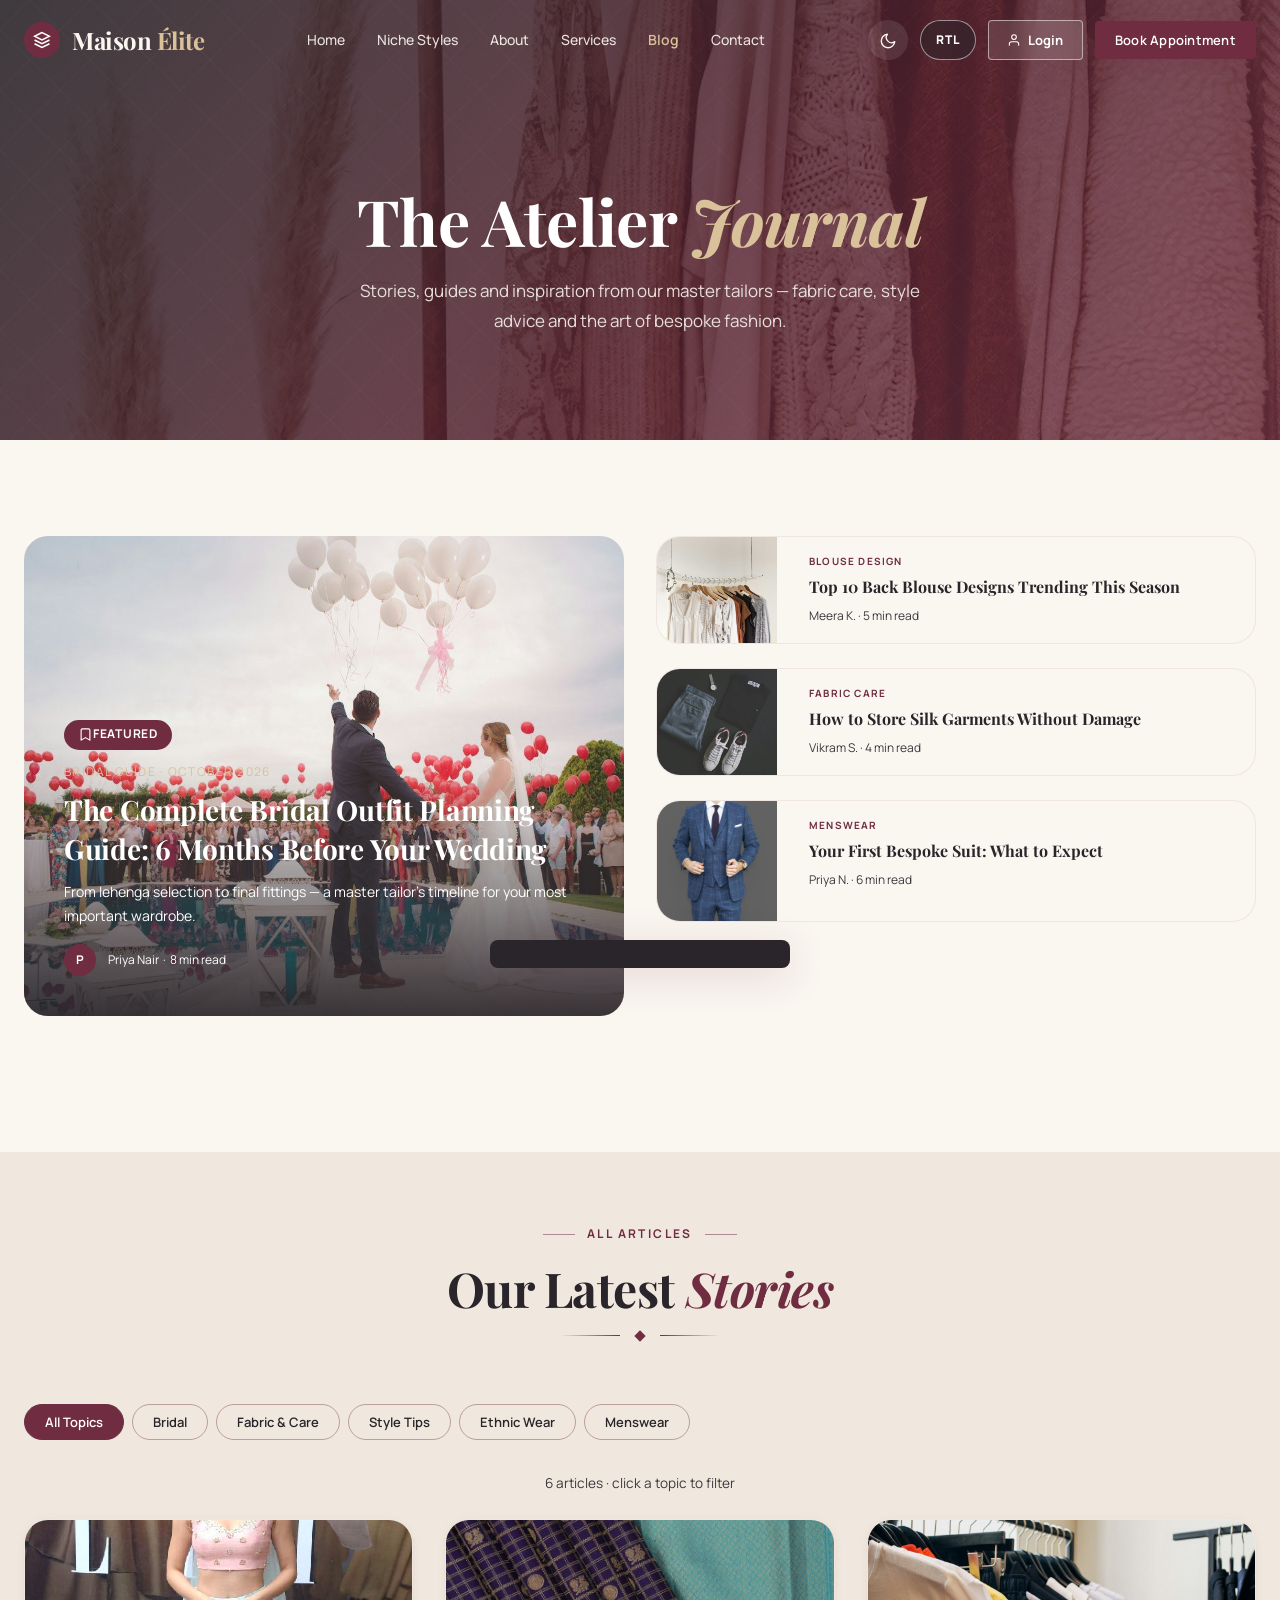
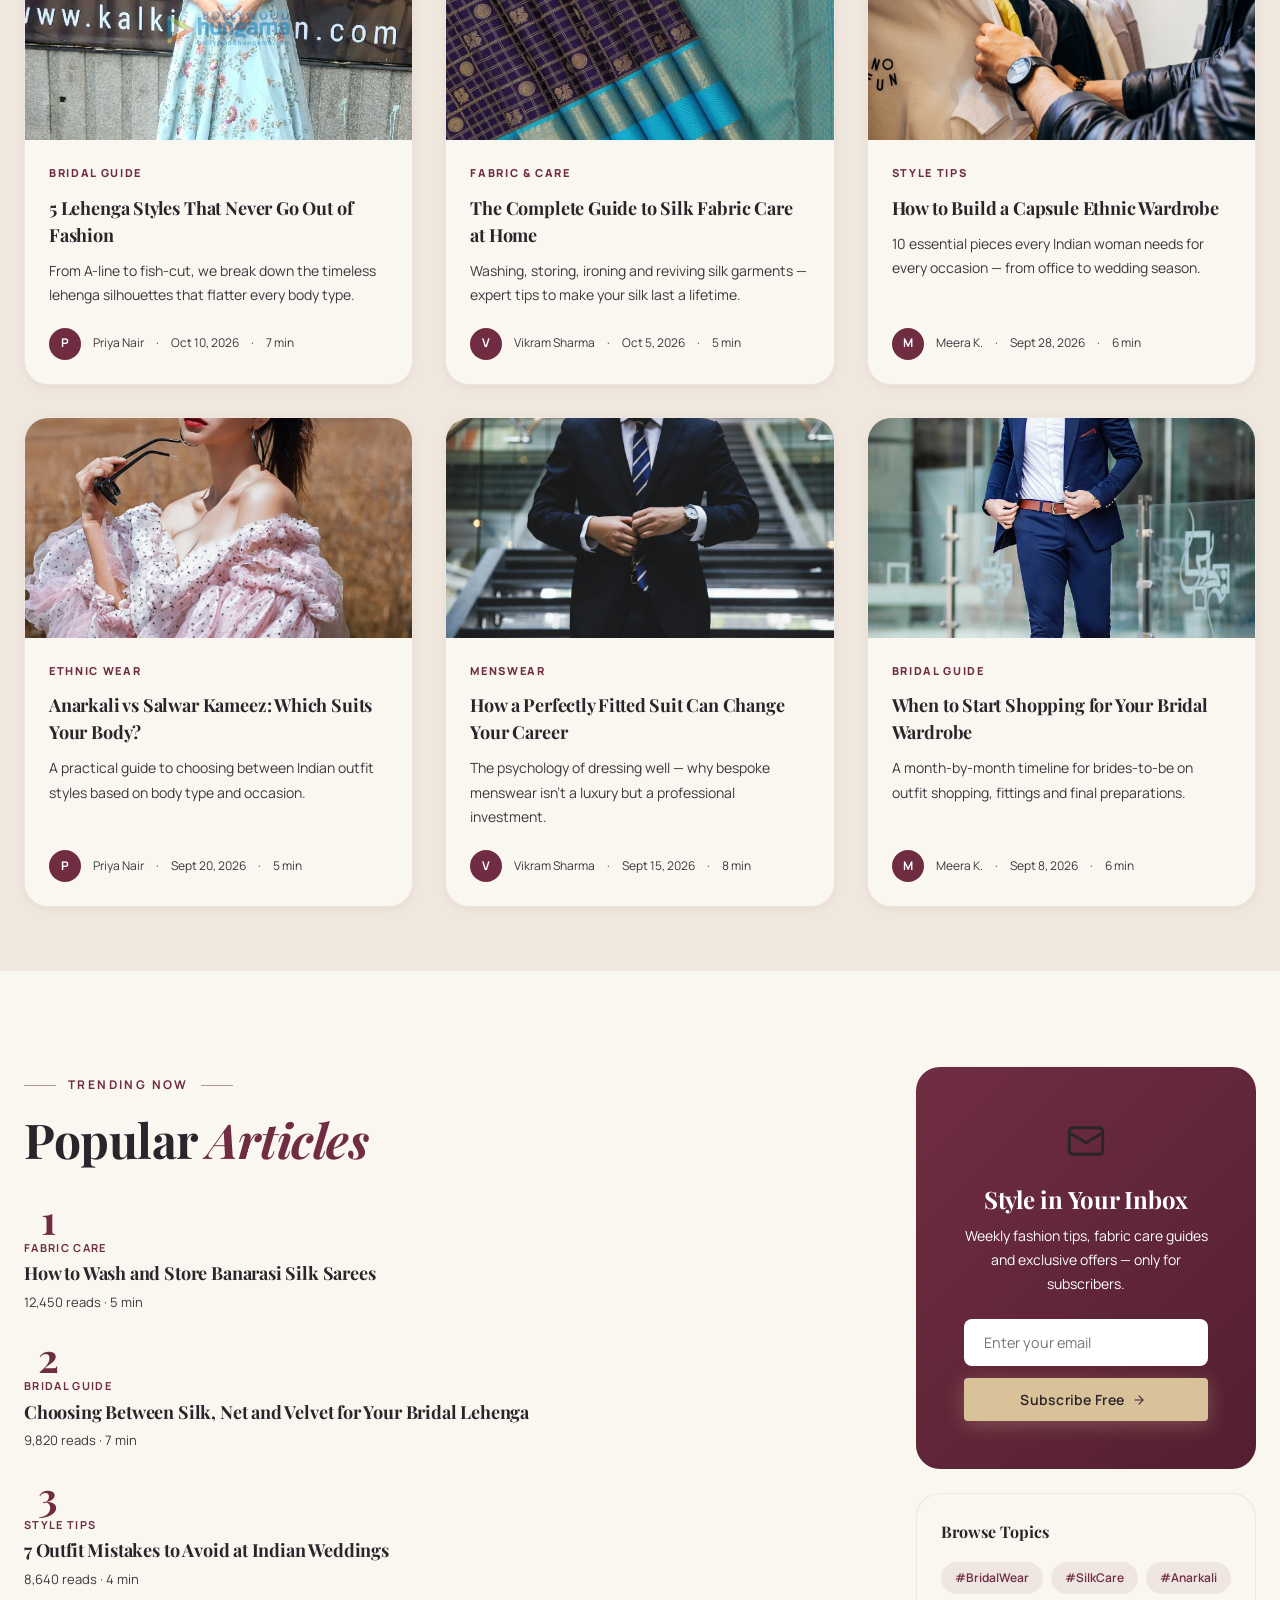
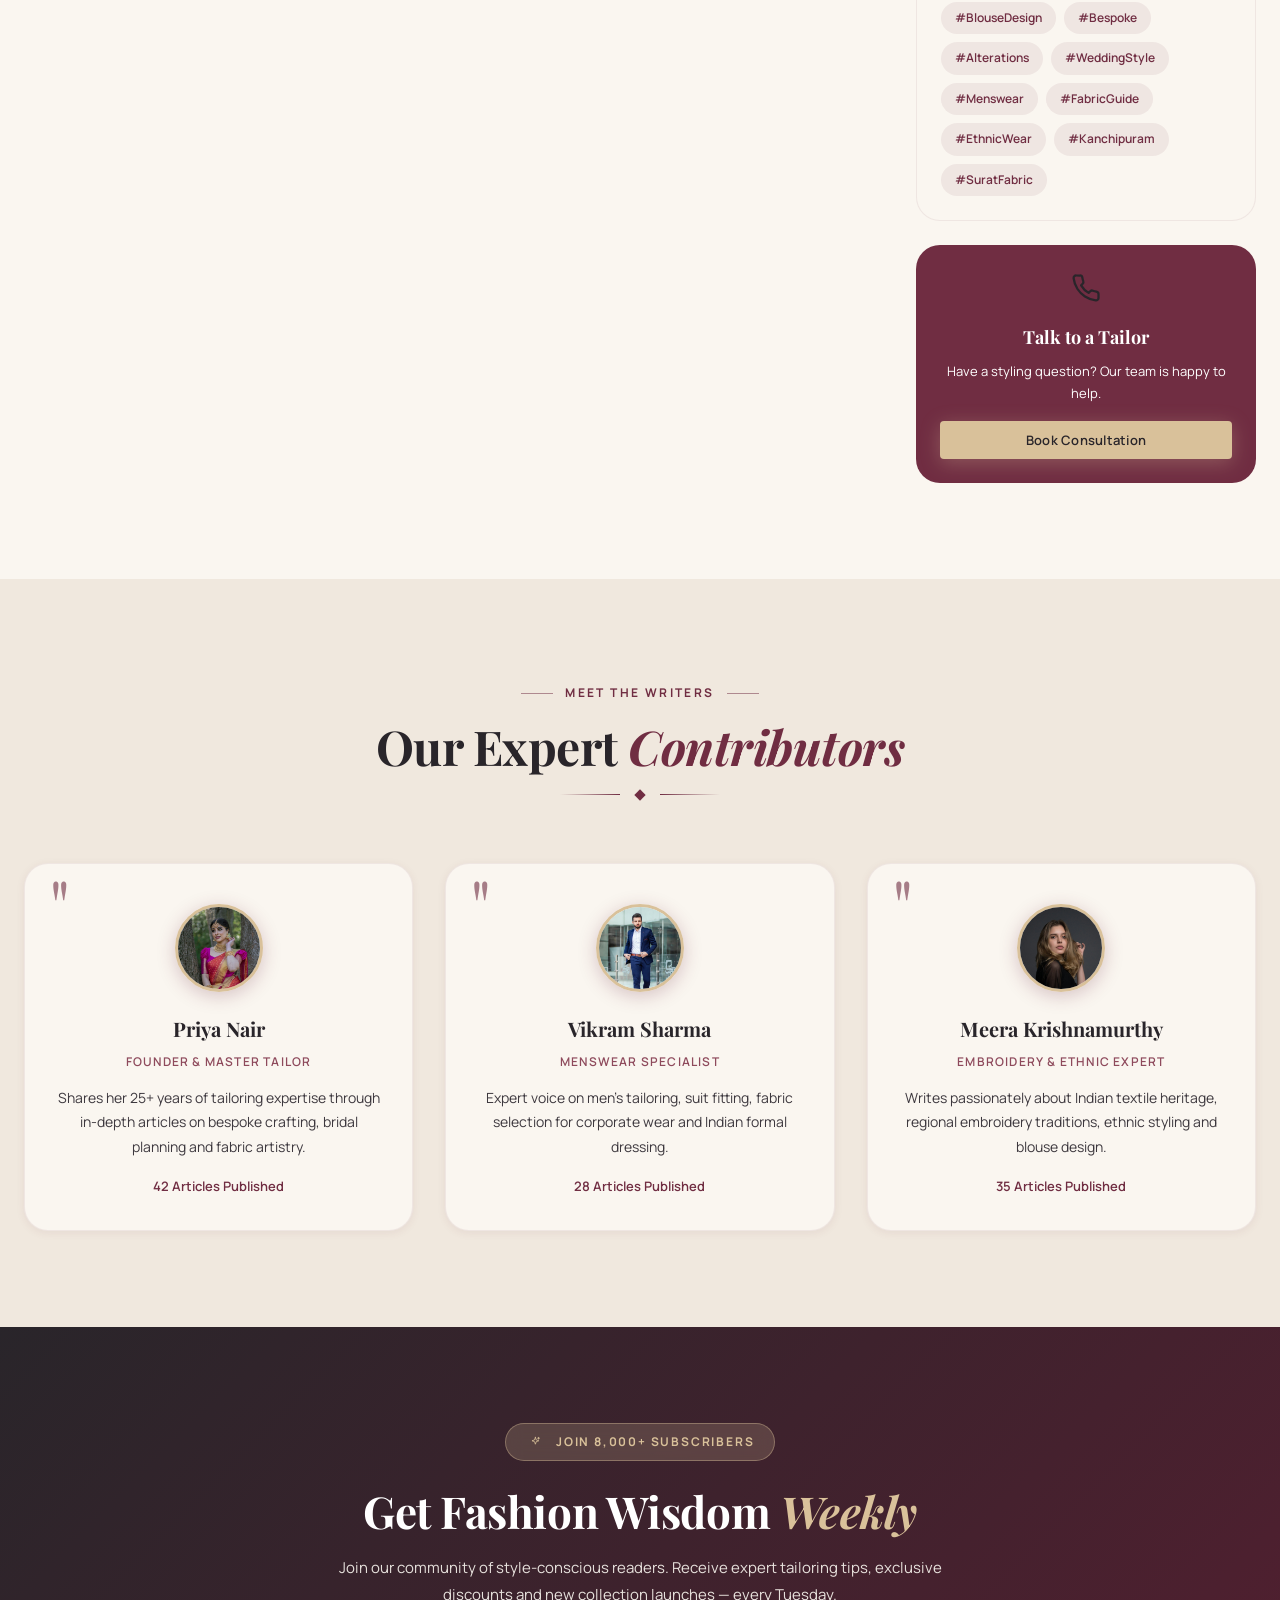
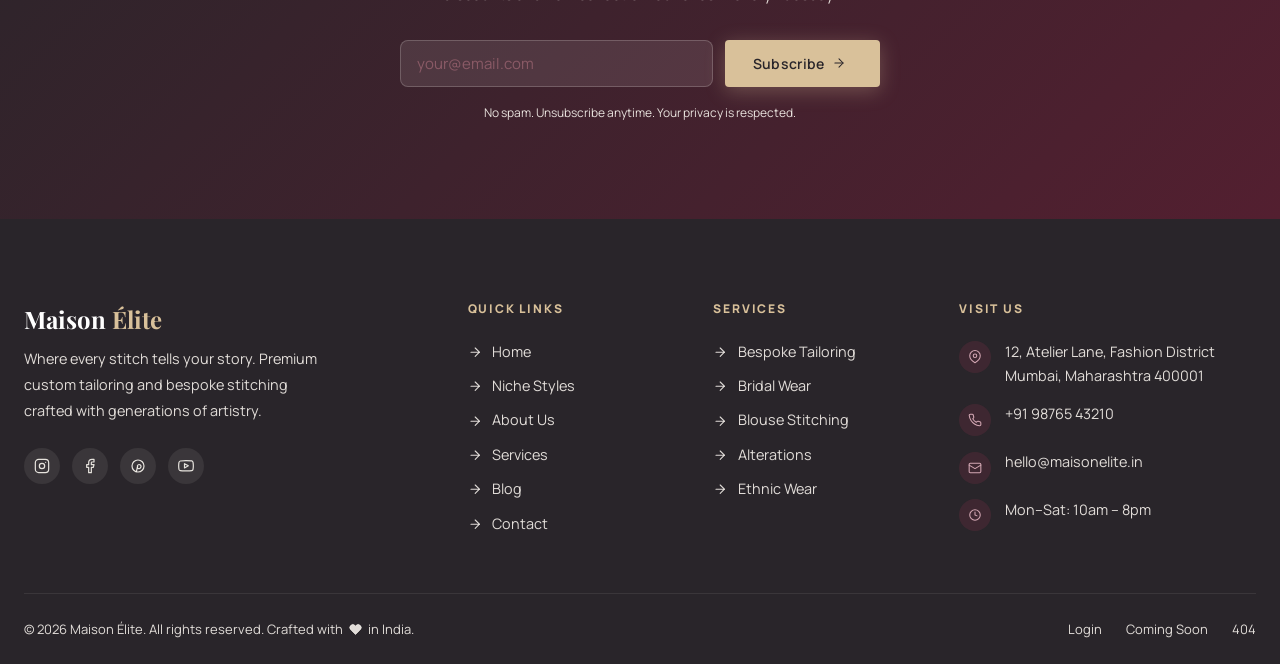
<file: blog.html>
<!DOCTYPE html>
<html lang="en" data-theme="light">
<head>
<meta charset="UTF-8">
<meta name="viewport" content="width=device-width,initial-scale=1">
<meta name="description" content="Maison Élite Blog – Fashion tips, tailoring guides, fabric care, bridal advice, outfit styling ideas and craftsmanship stories from our master tailors.">
<title>Blog | Maison Élite – Tailoring Insights & Fashion Guides</title>
<link rel="stylesheet" href="assets/css/style.css">
<link rel="icon" type="image/svg+xml" href="assets/images/favicon.svg">
<link rel="apple-touch-icon" href="assets/images/favicon.svg">
<meta name="theme-color" content="#702D42">
<style>
  .blog-hero-card {
    border-radius: var(--radius-xl);
    overflow: hidden;
    position: relative;
    min-height: 480px;
    display: flex;
    align-items: flex-end;
    text-decoration: none;
  }
  .blog-hero-card img {
    position: absolute;
    inset: 0;
    width: 100%;
    height: 100%;
    object-fit: cover;
    transition: transform var(--duration-slow);
  }
  .blog-hero-card:hover img { transform: scale(1.04); }
  .blog-hero-card::after {
    content: '';
    position: absolute;
    inset: 0;
    background: linear-gradient(to top, rgba(41,37,42,0.9) 0%, transparent 55%);
  }
  .blog-hero-content { position: relative; z-index: 1; padding: 2.5rem; width: 100%; }
  .post-card {
    border-radius: var(--radius-xl);
    overflow: hidden;
    background: var(--ivory);
    border: 1px solid rgba(112,45,66,0.08);
    transition: all var(--duration-normal) var(--ease-elegant);
    box-shadow: var(--shadow-sm);
    display: flex;
    flex-direction: column;
  }
  .post-card:hover { transform: translateY(-6px); box-shadow: var(--shadow-lg); }
  .post-card-img { height: 220px; overflow: hidden; position: relative; }
  .post-card-img img { width:100%;height:100%;object-fit:cover;transition:transform var(--duration-slow); }
  .post-card:hover .post-card-img img { transform: scale(1.06); }
  .post-card-body { padding: 1.5rem; flex: 1; display: flex; flex-direction: column; }
  .post-cat {
    font-size: .6875rem;
    font-weight: 800;
    letter-spacing: .15em;
    text-transform: uppercase;
    color: var(--burgundy);
    margin-bottom: .75rem;
  }
  .post-title {
    font-family: var(--font-serif);
    font-size: 1.125rem;
    font-weight: 700;
    color: var(--charcoal);
    line-height: 1.5;
    margin-bottom: .625rem;
    transition: color var(--duration-fast);
  }
  .post-card:hover .post-title { color: var(--burgundy); }
  .post-excerpt { font-size: .875rem; color: var(--charcoal-light); line-height: 1.75; flex: 1; margin-bottom: 1.25rem; }
  .post-meta { display: flex; align-items: center; gap: .75rem; font-size: .75rem; color: var(--charcoal-light); }
  .post-avatar {
    width: 32px;
    height: 32px;
    border-radius: 50%;
    background: var(--burgundy);
    color: white;
    display: flex;
    align-items: center;
    justify-content: center;
    font-weight: 700;
    font-size: .75rem;
    flex-shrink: 0;
  }
  .newsletter-box {
    background: linear-gradient(135deg, var(--burgundy), var(--burgundy-dark));
    border-radius: var(--radius-xl);
    padding: 3rem;
    text-align: center;
  }
  .tag-cloud { display: flex; flex-wrap: wrap; gap: .5rem; }
  .tag { padding: .375rem .875rem; border-radius: var(--radius-pill); background: rgba(112,45,66,0.08); color: var(--burgundy); font-size: .75rem; font-weight: 600; cursor: pointer; transition: all var(--duration-fast); }
  .tag:hover { background: var(--burgundy); color: white; }
  .filter-empty{ display:none;text-align:center;padding:2.5rem 1.5rem;border:1.5px dashed rgba(112,45,66,.25);border-radius:var(--radius-xl);color:var(--charcoal-light);font-size:.95rem;grid-column:1/-1;background:var(--ivory); }
  .filter-empty.show{ display:block; }
  .post-card.hide{ display:none; }
  .writer-avatar{ width:88px;height:88px;border-radius:50%;object-fit:cover;display:block;margin:0 auto 1.25rem;border:3px solid var(--champagne);box-shadow:0 4px 18px rgba(112,45,66,.25); }
</style>
</head>
<body>

<nav class="navbar" id="mainNav">
  <div class="container">
    <a href="index.html" class="navbar-brand">
      <div class="navbar-logo-icon"><svg width="18" height="18" viewBox="0 0 24 24" fill="none" stroke="white" stroke-width="2"><path d="M12 2L2 7l10 5 10-5-10-5zM2 17l10 5 10-5M2 12l10 5 10-5"/></svg></div>
      <div class="navbar-logo">Maison <span>Élite</span></div>
    </a>
    <ul class="navbar-nav">
      <li><a href="index.html" class="nav-link">Home</a></li>
      <li><a href="home2.html" class="nav-link">Niche Styles</a></li>
      <li><a href="about.html" class="nav-link">About</a></li>
      <li><a href="services.html" class="nav-link">Services</a></li>
      <li><a href="blog.html" class="nav-link active">Blog</a></li>
      <li><a href="contact.html" class="nav-link">Contact</a></li>
    </ul>
    <div class="navbar-actions">
      <button class="theme-toggle" aria-label="Toggle dark mode"><span id="theme-icon"><svg class="icon" viewBox="0 0 24 24" fill="none" stroke="currentColor" stroke-width="1.8" stroke-linecap="round" stroke-linejoin="round" aria-hidden="true"><path d="M21 12.8A9 9 0 1 1 11.2 3a7 7 0 0 0 9.8 9.8z"/></svg></span></button>
      <button class="rtl-toggle" aria-label="Switch to RTL (right-to-left)" data-label="RTL"><span class="rtl-text">RTL</span></button>
      <a href="login.html" class="nav-login"><svg class="icon" viewBox="0 0 24 24" fill="none" stroke="currentColor" stroke-width="1.8" stroke-linecap="round" stroke-linejoin="round" aria-hidden="true"><path d="M20 21v-2a4 4 0 0 0-4-4H8a4 4 0 0 0-4 4v2"/><circle cx="12" cy="7" r="4"/></svg>Login</a>
      <a href="contact.html" class="btn btn-primary btn-sm">Book Appointment</a>
      <button class="navbar-toggle" id="menuToggle" aria-label="Open menu"><span></span><span></span><span></span></button>
    </div>
  </div>
</nav>
<div class="mobile-nav" id="mobileNav">
  <div class="mobile-nav-header">
    <div class="navbar-logo" style="color:var(--charcoal)">Maison <span>Élite</span></div>
  </div>
  <ul class="mobile-nav-links">
    <li><a href="index.html" class="mobile-nav-link">Home <span><svg class="icon icon-arrow" viewBox="0 0 24 24" fill="none" stroke="currentColor" stroke-width="1.8" stroke-linecap="round" stroke-linejoin="round" aria-hidden="true"><line x1="5" y1="12" x2="19" y2="12"/><polyline points="12 5 19 12 12 19"/></svg></span></a></li>
    <li><a href="home2.html" class="mobile-nav-link">Niche Styles <span><svg class="icon icon-arrow" viewBox="0 0 24 24" fill="none" stroke="currentColor" stroke-width="1.8" stroke-linecap="round" stroke-linejoin="round" aria-hidden="true"><line x1="5" y1="12" x2="19" y2="12"/><polyline points="12 5 19 12 12 19"/></svg></span></a></li>
    <li><a href="about.html" class="mobile-nav-link">About Us <span><svg class="icon icon-arrow" viewBox="0 0 24 24" fill="none" stroke="currentColor" stroke-width="1.8" stroke-linecap="round" stroke-linejoin="round" aria-hidden="true"><line x1="5" y1="12" x2="19" y2="12"/><polyline points="12 5 19 12 12 19"/></svg></span></a></li>
    <li><a href="services.html" class="mobile-nav-link">Services <span><svg class="icon icon-arrow" viewBox="0 0 24 24" fill="none" stroke="currentColor" stroke-width="1.8" stroke-linecap="round" stroke-linejoin="round" aria-hidden="true"><line x1="5" y1="12" x2="19" y2="12"/><polyline points="12 5 19 12 12 19"/></svg></span></a></li>
    <li><a href="blog.html" class="mobile-nav-link">Blog <span><svg class="icon icon-arrow" viewBox="0 0 24 24" fill="none" stroke="currentColor" stroke-width="1.8" stroke-linecap="round" stroke-linejoin="round" aria-hidden="true"><line x1="5" y1="12" x2="19" y2="12"/><polyline points="12 5 19 12 12 19"/></svg></span></a></li>
    <li><a href="contact.html" class="mobile-nav-link">Contact <span><svg class="icon icon-arrow" viewBox="0 0 24 24" fill="none" stroke="currentColor" stroke-width="1.8" stroke-linecap="round" stroke-linejoin="round" aria-hidden="true"><line x1="5" y1="12" x2="19" y2="12"/><polyline points="12 5 19 12 12 19"/></svg></span></a></li>
    <li><a href="login.html" class="mobile-nav-link">Login / Register <span><svg class="icon icon-arrow" viewBox="0 0 24 24" fill="none" stroke="currentColor" stroke-width="1.8" stroke-linecap="round" stroke-linejoin="round" aria-hidden="true"><line x1="5" y1="12" x2="19" y2="12"/><polyline points="12 5 19 12 12 19"/></svg></span></a></li>
  </ul>
  <div style="margin-top:auto;padding-top:2rem;display:flex;flex-direction:column;gap:.75rem"><a href="contact.html" class="btn btn-primary" style="width:100%;justify-content:center">Book Appointment</a><a href="login.html" class="btn btn-secondary" style="width:100%;justify-content:center">Login / Register</a></div>
</div>

<section class="page-hero">
  <div class="page-hero-bg"><img src="assets/images/boutique_rail.jpg" alt="Curated garments on boutique rail" loading="eager"></div>
  <div class="container">
    <div class="page-hero-content">
      <h1 class="page-hero-title">The Atelier <em style="color:var(--champagne)">Journal</em></h1>
      <p class="page-hero-subtitle">Stories, guides and inspiration from our master tailors — fabric care, style advice and the art of bespoke fashion.</p>
    </div>
  </div>
</section>

<main>
<!-- ═══════ SECTION 1: FEATURED POST ═══════ -->
<section class="section">
  <div class="container">
    <div style="display:grid;grid-template-columns:1fr 1fr;gap:2rem;margin-bottom:2.5rem">
      <a href="blog-detail.html" class="blog-hero-card reveal-left">
        <img src="assets/images/wedding_ceremony.jpg" alt="Outdoor wedding ceremony celebration" loading="lazy">
        <div class="blog-hero-content">
          <span class="badge badge-burgundy" style="margin-bottom:.75rem;display:inline-flex"><svg class="icon" viewBox="0 0 24 24" fill="none" stroke="currentColor" stroke-width="1.8" stroke-linecap="round" stroke-linejoin="round" aria-hidden="true"><path d="m19 21-7-4-7 4V5a2 2 0 0 1 2-2h10a2 2 0 0 1 2 2v16z"/></svg> Featured</span>
          <div style="font-size:.75rem;text-transform:uppercase;letter-spacing:.12em;color:var(--champagne);margin-bottom:.5rem">Bridal Guide · October 2026</div>
          <h2 style="font-family:var(--font-serif);font-size:1.75rem;font-weight:700;color:white;margin-bottom:.75rem;line-height:1.4">The Complete Bridal Outfit Planning Guide: 6 Months Before Your Wedding</h2>
          <p style="font-size:.875rem;color:rgba(255,255,255,.8);margin-bottom:1rem">From lehenga selection to final fittings — a master tailor's timeline for your most important wardrobe.</p>
          <div style="display:flex;align-items:center;gap:.75rem"><div class="post-avatar">P</div><div style="font-size:.75rem;color:rgba(255,255,255,0.7)">Priya Nair &nbsp;·&nbsp; 8 min read</div></div>
        </div>
      </a>
      <div style="display:flex;flex-direction:column;gap:1.5rem" class="reveal-right">
        <a href="blog-detail.html" style="display:grid;grid-template-columns:120px 1fr;gap:1rem;border-radius:var(--radius-xl);overflow:hidden;background:var(--ivory);border:1px solid rgba(112,45,66,0.08);transition:all var(--duration-normal);text-decoration:none" class="hover-lift">
          <div style="overflow:hidden;height:100%"><img src="assets/images/blouse_rack.jpg" alt="Designer blouses on boutique clothing rail" style="width:100%;height:100%;object-fit:cover;min-height:100px" loading="lazy"></div>
          <div style="padding:1rem"><div style="font-size:.625rem;text-transform:uppercase;letter-spacing:.12em;color:var(--burgundy);font-weight:700;margin-bottom:.375rem">Blouse Design</div><div style="font-family:var(--font-serif);font-size:1rem;font-weight:700;color:var(--charcoal);line-height:1.4;margin-bottom:.5rem">Top 10 Back Blouse Designs Trending This Season</div><div style="font-size:.75rem;color:var(--charcoal-light)">Meera K. · 5 min read</div></div>
        </a>
        <a href="blog-detail.html" style="display:grid;grid-template-columns:120px 1fr;gap:1rem;border-radius:var(--radius-xl);overflow:hidden;background:var(--ivory);border:1px solid rgba(112,45,66,0.08);transition:all var(--duration-normal);text-decoration:none" class="hover-lift">
          <div style="overflow:hidden;height:100%"><img src="assets/images/fabric_denim.jpg" alt="Folded denim and casual fabrics" style="width:100%;height:100%;object-fit:cover;min-height:100px" loading="lazy"></div>
          <div style="padding:1rem"><div style="font-size:.625rem;text-transform:uppercase;letter-spacing:.12em;color:var(--burgundy);font-weight:700;margin-bottom:.375rem">Fabric Care</div><div style="font-family:var(--font-serif);font-size:1rem;font-weight:700;color:var(--charcoal);line-height:1.4;margin-bottom:.5rem">How to Store Silk Garments Without Damage</div><div style="font-size:.75rem;color:var(--charcoal-light)">Vikram S. · 4 min read</div></div>
        </a>
        <a href="blog-detail.html" style="display:grid;grid-template-columns:120px 1fr;gap:1rem;border-radius:var(--radius-xl);overflow:hidden;background:var(--ivory);border:1px solid rgba(112,45,66,0.08);transition:all var(--duration-normal);text-decoration:none" class="hover-lift">
          <div style="overflow:hidden;height:100%"><img src="assets/images/suit_blue.jpg" alt="Man in tailored blue check suit" style="width:100%;height:100%;object-fit:cover;min-height:100px" loading="lazy"></div>
          <div style="padding:1rem"><div style="font-size:.625rem;text-transform:uppercase;letter-spacing:.12em;color:var(--burgundy);font-weight:700;margin-bottom:.375rem">Menswear</div><div style="font-family:var(--font-serif);font-size:1rem;font-weight:700;color:var(--charcoal);line-height:1.4;margin-bottom:.5rem">Your First Bespoke Suit: What to Expect</div><div style="font-size:.75rem;color:var(--charcoal-light)">Priya N. · 6 min read</div></div>
        </a>
      </div>
    </div>
  </div>
</section>

<!-- ═══════ SECTION 2: CATEGORY FILTER + GRID ═══════ -->
<section class="section-sm" style="background:var(--ivory-dark)">
  <div class="container">
    <div class="section-header reveal">
      <div class="section-eyebrow">All Articles</div>
      <h2 class="section-title">Our Latest <em style="color:var(--burgundy)">Stories</em></h2>
      <div class="ornament"><div class="ornament-line"></div><div class="ornament-diamond"></div><div class="ornament-line"></div></div>
    </div>
    <div class="filter-bar reveal">
      <button class="filter-btn active" data-filter="all">All Topics</button>
      <button class="filter-btn" data-filter="bridal">Bridal</button>
      <button class="filter-btn" data-filter="fabric">Fabric & Care</button>
      <button class="filter-btn" data-filter="style">Style Tips</button>
      <button class="filter-btn" data-filter="ethnic">Ethnic Wear</button>
      <button class="filter-btn" data-filter="men">Menswear</button>
    </div>
    <div style="text-align:center;font-size:.85rem;color:var(--charcoal-light);margin-bottom:1.5rem" class="reveal"><span data-filter-count>6 articles</span> · click a topic to filter</div>
    <div class="grid-3" id="blogGrid">
      <div class="post-card reveal reveal-delay-1" data-category="bridal">
        <div class="post-card-img"><img src="assets/images/bridal_lehenga_editorial.jpg" alt="Bridal lehenga editorial look" loading="lazy"></div>
        <div class="post-card-body">
          <div class="post-cat">Bridal Guide</div>
          <h3 class="post-title"><a href="blog-detail.html">5 Lehenga Styles That Never Go Out of Fashion</a></h3>
          <p class="post-excerpt">From A-line to fish-cut, we break down the timeless lehenga silhouettes that flatter every body type.</p>
          <div class="post-meta"><div class="post-avatar">P</div><span>Priya Nair</span><span>·</span><span>Oct 10, 2026</span><span>·</span><span>7 min</span></div>
        </div>
      </div>
      <div class="post-card reveal reveal-delay-2" data-category="fabric">
        <div class="post-card-img"><img src="assets/images/silk_saree_kanchipuram.jpg" alt="Kanchipuram silk saree with zari border" loading="lazy"></div>
        <div class="post-card-body">
          <div class="post-cat">Fabric & Care</div>
          <h3 class="post-title"><a href="blog-detail.html">The Complete Guide to Silk Fabric Care at Home</a></h3>
          <p class="post-excerpt">Washing, storing, ironing and reviving silk garments — expert tips to make your silk last a lifetime.</p>
          <div class="post-meta"><div class="post-avatar">V</div><span>Vikram Sharma</span><span>·</span><span>Oct 5, 2026</span><span>·</span><span>5 min</span></div>
        </div>
      </div>
      <div class="post-card reveal reveal-delay-3" data-category="style">
        <div class="post-card-img"><img src="assets/images/boutique_browsing.jpg" alt="Browsing curated garments on boutique rail" loading="lazy"></div>
        <div class="post-card-body">
          <div class="post-cat">Style Tips</div>
          <h3 class="post-title"><a href="blog-detail.html">How to Build a Capsule Ethnic Wardrobe</a></h3>
          <p class="post-excerpt">10 essential pieces every Indian woman needs for every occasion — from office to wedding season.</p>
          <div class="post-meta"><div class="post-avatar">M</div><span>Meera K.</span><span>·</span><span>Sept 28, 2026</span><span>·</span><span>6 min</span></div>
        </div>
      </div>
      <div class="post-card reveal reveal-delay-1" data-category="ethnic">
        <div class="post-card-img"><img src="assets/images/anarkali_top.jpg" alt="Blush pink ruffle top with ethnic detailing" loading="lazy"></div>
        <div class="post-card-body">
          <div class="post-cat">Ethnic Wear</div>
          <h3 class="post-title"><a href="blog-detail.html">Anarkali vs Salwar Kameez: Which Suits Your Body?</a></h3>
          <p class="post-excerpt">A practical guide to choosing between Indian outfit styles based on body type and occasion.</p>
          <div class="post-meta"><div class="post-avatar">P</div><span>Priya Nair</span><span>·</span><span>Sept 20, 2026</span><span>·</span><span>5 min</span></div>
        </div>
      </div>
      <div class="post-card reveal reveal-delay-2" data-category="men">
        <div class="post-card-img"><img src="assets/images/suit_fitting.jpg" alt="Final fitting of a tailored suit" loading="lazy"></div>
        <div class="post-card-body">
          <div class="post-cat">Menswear</div>
          <h3 class="post-title"><a href="blog-detail.html">How a Perfectly Fitted Suit Can Change Your Career</a></h3>
          <p class="post-excerpt">The psychology of dressing well — why bespoke menswear isn't a luxury but a professional investment.</p>
          <div class="post-meta"><div class="post-avatar">V</div><span>Vikram Sharma</span><span>·</span><span>Sept 15, 2026</span><span>·</span><span>8 min</span></div>
        </div>
      </div>
      <div class="post-card reveal reveal-delay-3" data-category="bridal">
        <div class="post-card-img"><img src="assets/images/suit_career.jpg" alt="Confident professional in tailored suit" loading="lazy"></div>
        <div class="post-card-body">
          <div class="post-cat">Bridal Guide</div>
          <h3 class="post-title"><a href="blog-detail.html">When to Start Shopping for Your Bridal Wardrobe</a></h3>
          <p class="post-excerpt">A month-by-month timeline for brides-to-be on outfit shopping, fittings and final preparations.</p>
          <div class="post-meta"><div class="post-avatar">M</div><span>Meera K.</span><span>·</span><span>Sept 8, 2026</span><span>·</span><span>6 min</span></div>
        </div>
      </div>
      <div class="filter-empty">No articles found in this topic. Try another filter.</div>
    </div>
  </div>
</section>

<!-- ═══════ SECTION 3: SIDEBAR LAYOUT (Blog list + Sidebar) ═══════ -->
<section class="section">
  <div class="container">
    <div style="display:grid;grid-template-columns:1fr 340px;gap:3rem;align-items:start">
      <div>
        <div class="section-eyebrow" style="justify-content:flex-start">Trending Now</div>
        <h2 class="section-title" style="text-align:left;margin-bottom:2rem">Popular <em style="color:var(--burgundy)">Articles</em></h2>
        <div style="display:flex;flex-direction:column;gap:1.5rem">
          <div class="why-card reveal">
            <div style="font-family:var(--font-serif);font-size:2.5rem;font-weight:700;color:var(--burgundy);line-height:1;flex-shrink:0;width:48px;text-align:center">1</div>
            <div><div style="font-size:.6875rem;text-transform:uppercase;letter-spacing:.12em;color:var(--burgundy);font-weight:700;margin-bottom:.375rem">Fabric Care</div><h4 style="font-family:var(--font-serif);font-size:1.125rem;font-weight:700;color:var(--charcoal);margin-bottom:.375rem"><a href="blog-detail.html" style="color:inherit">How to Wash and Store Banarasi Silk Sarees</a></h4><div style="font-size:.8125rem;color:var(--charcoal-light)">12,450 reads · 5 min</div></div>
          </div>
          <div class="why-card reveal">
            <div style="font-family:var(--font-serif);font-size:2.5rem;font-weight:700;color:var(--burgundy);line-height:1;flex-shrink:0;width:48px;text-align:center">2</div>
            <div><div style="font-size:.6875rem;text-transform:uppercase;letter-spacing:.12em;color:var(--burgundy);font-weight:700;margin-bottom:.375rem">Bridal Guide</div><h4 style="font-family:var(--font-serif);font-size:1.125rem;font-weight:700;color:var(--charcoal);margin-bottom:.375rem"><a href="blog-detail.html" style="color:inherit">Choosing Between Silk, Net and Velvet for Your Bridal Lehenga</a></h4><div style="font-size:.8125rem;color:var(--charcoal-light)">9,820 reads · 7 min</div></div>
          </div>
          <div class="why-card reveal">
            <div style="font-family:var(--font-serif);font-size:2.5rem;font-weight:700;color:var(--burgundy);line-height:1;flex-shrink:0;width:48px;text-align:center">3</div>
            <div><div style="font-size:.6875rem;text-transform:uppercase;letter-spacing:.12em;color:var(--burgundy);font-weight:700;margin-bottom:.375rem">Style Tips</div><h4 style="font-family:var(--font-serif);font-size:1.125rem;font-weight:700;color:var(--charcoal);margin-bottom:.375rem"><a href="blog-detail.html" style="color:inherit">7 Outfit Mistakes to Avoid at Indian Weddings</a></h4><div style="font-size:.8125rem;color:var(--charcoal-light)">8,640 reads · 4 min</div></div>
          </div>
        </div>
      </div>
      <aside>
        <div class="newsletter-box reveal">
          <div style="font-size:2rem;margin-bottom:1rem"><svg class="icon" viewBox="0 0 24 24" fill="none" stroke="currentColor" stroke-width="1.8" stroke-linecap="round" stroke-linejoin="round" aria-hidden="true"><rect x="2" y="4" width="20" height="16" rx="2"/><path d="m22 7-10 6L2 7"/></svg></div>
          <h3 style="font-family:var(--font-serif);font-size:1.5rem;font-weight:700;color:white;margin-bottom:.625rem">Style in Your Inbox</h3>
          <p style="font-size:.875rem;color:rgba(255,255,255,.75);margin-bottom:1.5rem">Weekly fashion tips, fabric care guides and exclusive offers — only for subscribers.</p>
          <input type="email" placeholder="Enter your email" style="width:100%;padding:.875rem 1.25rem;border-radius:var(--radius-md);border:none;margin-bottom:.75rem;font-family:var(--font-sans);font-size:.9rem">
          <button class="btn btn-champagne" style="width:100%;justify-content:center" onclick="showToast('Welcome to the Élite newsletter!','success')">Subscribe Free <svg class="icon icon-arrow" viewBox="0 0 24 24" fill="none" stroke="currentColor" stroke-width="1.8" stroke-linecap="round" stroke-linejoin="round" aria-hidden="true"><line x1="5" y1="12" x2="19" y2="12"/><polyline points="12 5 19 12 12 19"/></svg></button>
        </div>
        <div style="margin-top:1.5rem;padding:1.5rem;background:var(--ivory);border-radius:var(--radius-xl);border:1px solid rgba(112,45,66,0.08)" class="reveal">
          <div style="font-weight:700;color:var(--charcoal);margin-bottom:1rem;font-family:var(--font-serif)">Browse Topics</div>
          <div class="tag-cloud">
            <span class="tag">#BridalWear</span><span class="tag">#SilkCare</span><span class="tag">#Anarkali</span><span class="tag">#BlouseDesign</span><span class="tag">#Bespoke</span><span class="tag">#Alterations</span><span class="tag">#WeddingStyle</span><span class="tag">#Menswear</span><span class="tag">#FabricGuide</span><span class="tag">#EthnicWear</span><span class="tag">#Kanchipuram</span><span class="tag">#SuratFabric</span>
          </div>
        </div>
        <div style="margin-top:1.5rem;padding:1.5rem;background:var(--burgundy);border-radius:var(--radius-xl);text-align:center" class="reveal">
          <div style="font-size:1.5rem;margin-bottom:.75rem"><svg class="icon" viewBox="0 0 24 24" fill="none" stroke="currentColor" stroke-width="1.8" stroke-linecap="round" stroke-linejoin="round" aria-hidden="true"><path d="M22 16.9v3a2 2 0 0 1-2.2 2 19.8 19.8 0 0 1-8.6-3.1 19.5 19.5 0 0 1-6-6A19.8 19.8 0 0 1 2.1 4.2 2 2 0 0 1 4.1 2h3a2 2 0 0 1 2 1.7c.13.96.36 1.9.7 2.8a2 2 0 0 1-.45 2.1L8.1 9.9a16 16 0 0 0 6 6l1.3-1.3a2 2 0 0 1 2.1-.45c.9.34 1.84.57 2.8.7A2 2 0 0 1 22 16.9z"/></svg></div>
          <div style="font-family:var(--font-serif);font-size:1.125rem;font-weight:700;color:white;margin-bottom:.5rem">Talk to a Tailor</div>
          <p style="font-size:.8125rem;color:rgba(255,255,255,0.75);margin-bottom:1rem">Have a styling question? Our team is happy to help.</p>
          <a href="contact.html" class="btn btn-champagne btn-sm" style="width:100%;justify-content:center">Book Consultation</a>
        </div>
      </aside>
    </div>
  </div>
</section>

<!-- ═══════ SECTION 4: AUTHOR SPOTLIGHT ═══════ -->
<section class="section" style="background:var(--ivory-dark)">
  <div class="container">
    <div class="section-header reveal">
      <div class="section-eyebrow">Meet the Writers</div>
      <h2 class="section-title">Our Expert <em style="color:var(--burgundy)">Contributors</em></h2>
      <div class="ornament"><div class="ornament-line"></div><div class="ornament-diamond"></div><div class="ornament-line"></div></div>
    </div>
    <div class="grid-3">
      <div class="testimonial-card reveal reveal-delay-1" style="text-align:center">
        <img class="writer-avatar" src="assets/images/ethnic_saree_pink.jpg" alt="Priya Nair, Founder and Master Tailor" loading="lazy" style="object-position:50% 20%">
        <div style="font-family:var(--font-serif);font-size:1.25rem;font-weight:700;color:var(--charcoal)">Priya Nair</div>
        <div style="font-size:.75rem;text-transform:uppercase;letter-spacing:.1em;color:var(--muted-rose);margin:.375rem 0 .875rem;font-weight:600">Founder & Master Tailor</div>
        <p style="font-size:.875rem;color:var(--charcoal-light);line-height:1.75">Shares her 25+ years of tailoring expertise through in-depth articles on bespoke crafting, bridal planning and fabric artistry.</p>
        <div style="margin-top:1rem;font-size:.8125rem;color:var(--burgundy);font-weight:600">42 Articles Published</div>
      </div>
      <div class="testimonial-card reveal reveal-delay-2" style="text-align:center">
        <img class="writer-avatar" src="assets/images/suit_career.jpg" alt="Vikram Sharma, Menswear Specialist" loading="lazy" style="object-position:50% 20%">
        <div style="font-family:var(--font-serif);font-size:1.25rem;font-weight:700;color:var(--charcoal)">Vikram Sharma</div>
        <div style="font-size:.75rem;text-transform:uppercase;letter-spacing:.1em;color:var(--muted-rose);margin:.375rem 0 .875rem;font-weight:600">Menswear Specialist</div>
        <p style="font-size:.875rem;color:var(--charcoal-light);line-height:1.75">Expert voice on men's tailoring, suit fitting, fabric selection for corporate wear and Indian formal dressing.</p>
        <div style="margin-top:1rem;font-size:.8125rem;color:var(--burgundy);font-weight:600">28 Articles Published</div>
      </div>
      <div class="testimonial-card reveal reveal-delay-3" style="text-align:center">
        <img class="writer-avatar" src="assets/images/blouse_evening.jpg" alt="Meera Krishnamurthy, Embroidery and Ethnic Expert" loading="lazy" style="object-position:50% 15%">
        <div style="font-family:var(--font-serif);font-size:1.25rem;font-weight:700;color:var(--charcoal)">Meera Krishnamurthy</div>
        <div style="font-size:.75rem;text-transform:uppercase;letter-spacing:.1em;color:var(--muted-rose);margin:.375rem 0 .875rem;font-weight:600">Embroidery & Ethnic Expert</div>
        <p style="font-size:.875rem;color:var(--charcoal-light);line-height:1.75">Writes passionately about Indian textile heritage, regional embroidery traditions, ethnic styling and blouse design.</p>
        <div style="margin-top:1rem;font-size:.8125rem;color:var(--burgundy);font-weight:600">35 Articles Published</div>
      </div>
    </div>
  </div>
</section>

<!-- ═══════ SECTION 5: NEWSLETTER ═══════ -->
<section class="section" style="background:linear-gradient(135deg,var(--charcoal),var(--burgundy-dark))">
  <div class="container" style="text-align:center;max-width:680px">
    <div class="reveal">
      <div class="hero-badge" style="display:inline-flex;margin-bottom:1.5rem"><svg class="icon" style="width:.9em;height:.9em;vertical-align:-0.1em;margin:0 .3rem" viewBox="0 0 24 24" fill="none" stroke="currentColor" stroke-width="1.8" stroke-linecap="round" stroke-linejoin="round" aria-hidden="true"><path d="M12 3l1.9 5.7 5.7 1.9-5.7 1.9L12 18.2l-1.9-5.7L4.4 10.6l5.7-1.9L12 3z"/><path d="M19 3v4M17 5h4"/></svg> Join 8,000+ Subscribers</div>
      <h2 style="font-family:var(--font-serif);font-size:clamp(1.75rem,3.5vw,2.75rem);font-weight:700;color:white;margin-bottom:1rem">Get Fashion Wisdom <em style="color:var(--champagne)">Weekly</em></h2>
      <p style="font-size:.9375rem;color:rgba(250,246,240,.8);margin-bottom:2rem;line-height:1.8">Join our community of style-conscious readers. Receive expert tailoring tips, exclusive discounts and new collection launches — every Tuesday.</p>
      <form style="display:flex;gap:.75rem;max-width:480px;margin:0 auto" data-validate>
        <input type="email" placeholder="your@email.com" required class="form-control" style="flex:1;background:rgba(250,246,240,.1);color:white;border-color:rgba(250,246,240,.2)">
        <button type="submit" class="btn btn-champagne" style="flex-shrink:0">Subscribe <svg class="icon icon-arrow" viewBox="0 0 24 24" fill="none" stroke="currentColor" stroke-width="1.8" stroke-linecap="round" stroke-linejoin="round" aria-hidden="true"><line x1="5" y1="12" x2="19" y2="12"/><polyline points="12 5 19 12 12 19"/></svg></button>
      </form>
      <p style="font-size:.75rem;color:rgba(250,246,240,.78);margin-top:1rem">No spam. Unsubscribe anytime. Your privacy is respected.</p>
    </div>
  </div>
</section>

</main>

<footer class="footer">
  <div class="container">
    <div style="display:grid;grid-template-columns:2fr 1fr 1fr 1.5fr;gap:3rem" class="footer-grid">
      <div>
        <div class="footer-brand-name">Maison <span>Élite</span></div>
        <p class="footer-desc">Where every stitch tells your story. Premium custom tailoring and bespoke stitching crafted with generations of artistry.</p>
        <div class="social-links">
          <a href="#" class="social-link" aria-label="Instagram"><svg class="icon" viewBox="0 0 24 24" fill="none" stroke="currentColor" stroke-width="1.8" stroke-linecap="round" stroke-linejoin="round" aria-hidden="true"><rect x="2" y="2" width="20" height="20" rx="5"/><circle cx="12" cy="12" r="4"/><circle cx="17.5" cy="6.5" r=".9" fill="currentColor" stroke="none"/></svg></a>
          <a href="#" class="social-link" aria-label="Facebook"><svg class="icon" viewBox="0 0 24 24" fill="none" stroke="currentColor" stroke-width="1.8" stroke-linecap="round" stroke-linejoin="round" aria-hidden="true"><path d="M18 2h-3a5 5 0 0 0-5 5v3H7v4h3v8h4v-8h3l1-4h-4V7a1 1 0 0 1 1-1h3z"/></svg></a>
          <a href="#" class="social-link" aria-label="Pinterest"><svg class="icon" viewBox="0 0 24 24" fill="none" stroke="currentColor" stroke-width="1.8" stroke-linecap="round" stroke-linejoin="round" aria-hidden="true"><circle cx="12" cy="12" r="9"/><path d="M9.5 20.5c.5-2 1.5-6 2-8"/><path d="M11 12.2a2.8 2.8 0 1 1 4.7 2.5c-1 1.9-3.8 1.8-4.7-.1"/></svg></a>
          <a href="#" class="social-link" aria-label="YouTube"><svg class="icon" viewBox="0 0 24 24" fill="none" stroke="currentColor" stroke-width="1.8" stroke-linecap="round" stroke-linejoin="round" aria-hidden="true"><path d="M22.54 6.42a2.78 2.78 0 0 0-1.94-2C18.88 4 12 4 12 4s-6.88 0-8.6.46a2.78 2.78 0 0 0-1.94 2A29 29 0 0 0 1 11.75a29 29 0 0 0 .46 5.33A2.78 2.78 0 0 0 3.4 19c1.72.46 8.6.46 8.6.46s6.88 0 8.6-.46a2.78 2.78 0 0 0 1.94-2 29 29 0 0 0 .46-5.25 29 29 0 0 0-.46-5.33z"/><polygon points="9.75 15.02 15.5 11.75 9.75 8.48 9.75 15.02"/></svg></a>
        </div>
      </div>
      <div>
        <div class="footer-heading">Quick Links</div>
        <ul class="footer-links">
          <li><a href="index.html" class="footer-link"><svg class="icon icon-arrow" viewBox="0 0 24 24" fill="none" stroke="currentColor" stroke-width="1.8" stroke-linecap="round" stroke-linejoin="round" aria-hidden="true"><line x1="5" y1="12" x2="19" y2="12"/><polyline points="12 5 19 12 12 19"/></svg> Home</a></li>
          <li><a href="home2.html" class="footer-link"><svg class="icon icon-arrow" viewBox="0 0 24 24" fill="none" stroke="currentColor" stroke-width="1.8" stroke-linecap="round" stroke-linejoin="round" aria-hidden="true"><line x1="5" y1="12" x2="19" y2="12"/><polyline points="12 5 19 12 12 19"/></svg> Niche Styles</a></li>
          <li><a href="about.html" class="footer-link"><svg class="icon icon-arrow" viewBox="0 0 24 24" fill="none" stroke="currentColor" stroke-width="1.8" stroke-linecap="round" stroke-linejoin="round" aria-hidden="true"><line x1="5" y1="12" x2="19" y2="12"/><polyline points="12 5 19 12 12 19"/></svg> About Us</a></li>
          <li><a href="services.html" class="footer-link"><svg class="icon icon-arrow" viewBox="0 0 24 24" fill="none" stroke="currentColor" stroke-width="1.8" stroke-linecap="round" stroke-linejoin="round" aria-hidden="true"><line x1="5" y1="12" x2="19" y2="12"/><polyline points="12 5 19 12 12 19"/></svg> Services</a></li>
          <li><a href="blog.html" class="footer-link"><svg class="icon icon-arrow" viewBox="0 0 24 24" fill="none" stroke="currentColor" stroke-width="1.8" stroke-linecap="round" stroke-linejoin="round" aria-hidden="true"><line x1="5" y1="12" x2="19" y2="12"/><polyline points="12 5 19 12 12 19"/></svg> Blog</a></li>
          <li><a href="contact.html" class="footer-link"><svg class="icon icon-arrow" viewBox="0 0 24 24" fill="none" stroke="currentColor" stroke-width="1.8" stroke-linecap="round" stroke-linejoin="round" aria-hidden="true"><line x1="5" y1="12" x2="19" y2="12"/><polyline points="12 5 19 12 12 19"/></svg> Contact</a></li>
        </ul>
      </div>
      <div>
        <div class="footer-heading">Services</div>
        <ul class="footer-links">
          <li><a href="service-detail.html" class="footer-link"><svg class="icon icon-arrow" viewBox="0 0 24 24" fill="none" stroke="currentColor" stroke-width="1.8" stroke-linecap="round" stroke-linejoin="round" aria-hidden="true"><line x1="5" y1="12" x2="19" y2="12"/><polyline points="12 5 19 12 12 19"/></svg> Bespoke Tailoring</a></li>
          <li><a href="service-detail.html#bridal" class="footer-link"><svg class="icon icon-arrow" viewBox="0 0 24 24" fill="none" stroke="currentColor" stroke-width="1.8" stroke-linecap="round" stroke-linejoin="round" aria-hidden="true"><line x1="5" y1="12" x2="19" y2="12"/><polyline points="12 5 19 12 12 19"/></svg> Bridal Wear</a></li>
          <li><a href="service-detail.html#blouse" class="footer-link"><svg class="icon icon-arrow" viewBox="0 0 24 24" fill="none" stroke="currentColor" stroke-width="1.8" stroke-linecap="round" stroke-linejoin="round" aria-hidden="true"><line x1="5" y1="12" x2="19" y2="12"/><polyline points="12 5 19 12 12 19"/></svg> Blouse Stitching</a></li>
          <li><a href="service-detail.html#alterations" class="footer-link"><svg class="icon icon-arrow" viewBox="0 0 24 24" fill="none" stroke="currentColor" stroke-width="1.8" stroke-linecap="round" stroke-linejoin="round" aria-hidden="true"><line x1="5" y1="12" x2="19" y2="12"/><polyline points="12 5 19 12 12 19"/></svg> Alterations</a></li>
          <li><a href="home2.html#ethnic" class="footer-link"><svg class="icon icon-arrow" viewBox="0 0 24 24" fill="none" stroke="currentColor" stroke-width="1.8" stroke-linecap="round" stroke-linejoin="round" aria-hidden="true"><line x1="5" y1="12" x2="19" y2="12"/><polyline points="12 5 19 12 12 19"/></svg> Ethnic Wear</a></li>
        </ul>
      </div>
      <div>
        <div class="footer-heading">Visit Us</div>
        <div class="footer-contact-item"><div class="footer-contact-icon"><svg class="icon" viewBox="0 0 24 24" fill="none" stroke="currentColor" stroke-width="1.8" stroke-linecap="round" stroke-linejoin="round" aria-hidden="true"><path d="M21 10c0 7-9 12-9 12s-9-5-9-12a9 9 0 0 1 18 0z"/><circle cx="12" cy="10" r="3"/></svg></div><div>12, Atelier Lane, Fashion District<br>Mumbai, Maharashtra 400001</div></div>
        <div class="footer-contact-item"><div class="footer-contact-icon"><svg class="icon" viewBox="0 0 24 24" fill="none" stroke="currentColor" stroke-width="1.8" stroke-linecap="round" stroke-linejoin="round" aria-hidden="true"><path d="M22 16.9v3a2 2 0 0 1-2.2 2 19.8 19.8 0 0 1-8.6-3.1 19.5 19.5 0 0 1-6-6A19.8 19.8 0 0 1 2.1 4.2 2 2 0 0 1 4.1 2h3a2 2 0 0 1 2 1.7c.13.96.36 1.9.7 2.8a2 2 0 0 1-.45 2.1L8.1 9.9a16 16 0 0 0 6 6l1.3-1.3a2 2 0 0 1 2.1-.45c.9.34 1.84.57 2.8.7A2 2 0 0 1 22 16.9z"/></svg></div><div>+91 98765 43210</div></div>
        <div class="footer-contact-item"><div class="footer-contact-icon"><svg class="icon" viewBox="0 0 24 24" fill="none" stroke="currentColor" stroke-width="1.8" stroke-linecap="round" stroke-linejoin="round" aria-hidden="true"><rect x="2" y="4" width="20" height="16" rx="2"/><path d="m22 7-10 6L2 7"/></svg></div><div>hello@maisonelite.in</div></div>
        <div class="footer-contact-item"><div class="footer-contact-icon"><svg class="icon" viewBox="0 0 24 24" fill="none" stroke="currentColor" stroke-width="1.8" stroke-linecap="round" stroke-linejoin="round" aria-hidden="true"><circle cx="12" cy="12" r="9"/><polyline points="12 7 12 12 15.5 13.5"/></svg></div><div>Mon–Sat: 10am – 8pm</div></div>
      </div>
    </div>
    <div class="footer-bottom">
      <p style="color:rgba(250,246,240,0.5)">© 2026 Maison Élite. All rights reserved. Crafted with <svg class="icon" style="width:1em;height:1em;vertical-align:-0.12em;margin:0 .2rem" viewBox="0 0 24 24" fill="currentColor" stroke="currentColor" stroke-width="1.5" aria-hidden="true"><path d="M20.8 4.6a5.5 5.5 0 0 0-7.8 0L12 5.6l-1-1a5.5 5.5 0 0 0-7.8 7.8l1 1L12 21l7.8-7.6 1-1a5.5 5.5 0 0 0 0-7.8z"/></svg> in India.</p>
      <div style="display:flex;gap:1.5rem">
        <a href="login.html" style="color:rgba(250,246,240,0.5);font-size:.8125rem">Login</a>
        <a href="coming-soon.html" style="color:rgba(250,246,240,0.5);font-size:.8125rem">Coming Soon</a>
        <a href="404.html" style="color:rgba(250,246,240,0.5);font-size:.8125rem">404</a>
      </div>
    </div>
  </div>
</footer>
<div class="toast" role="alert"></div>
<button class="scroll-to-top" aria-label="Scroll to top"><svg class="icon" viewBox="0 0 24 24" fill="none" stroke="currentColor" stroke-width="1.8" stroke-linecap="round" stroke-linejoin="round" aria-hidden="true"><line x1="12" y1="19" x2="12" y2="5"/><polyline points="5 12 12 5 19 12"/></svg></button>
<script src="assets/js/main.js"></script>
</body>
</html>
</file>
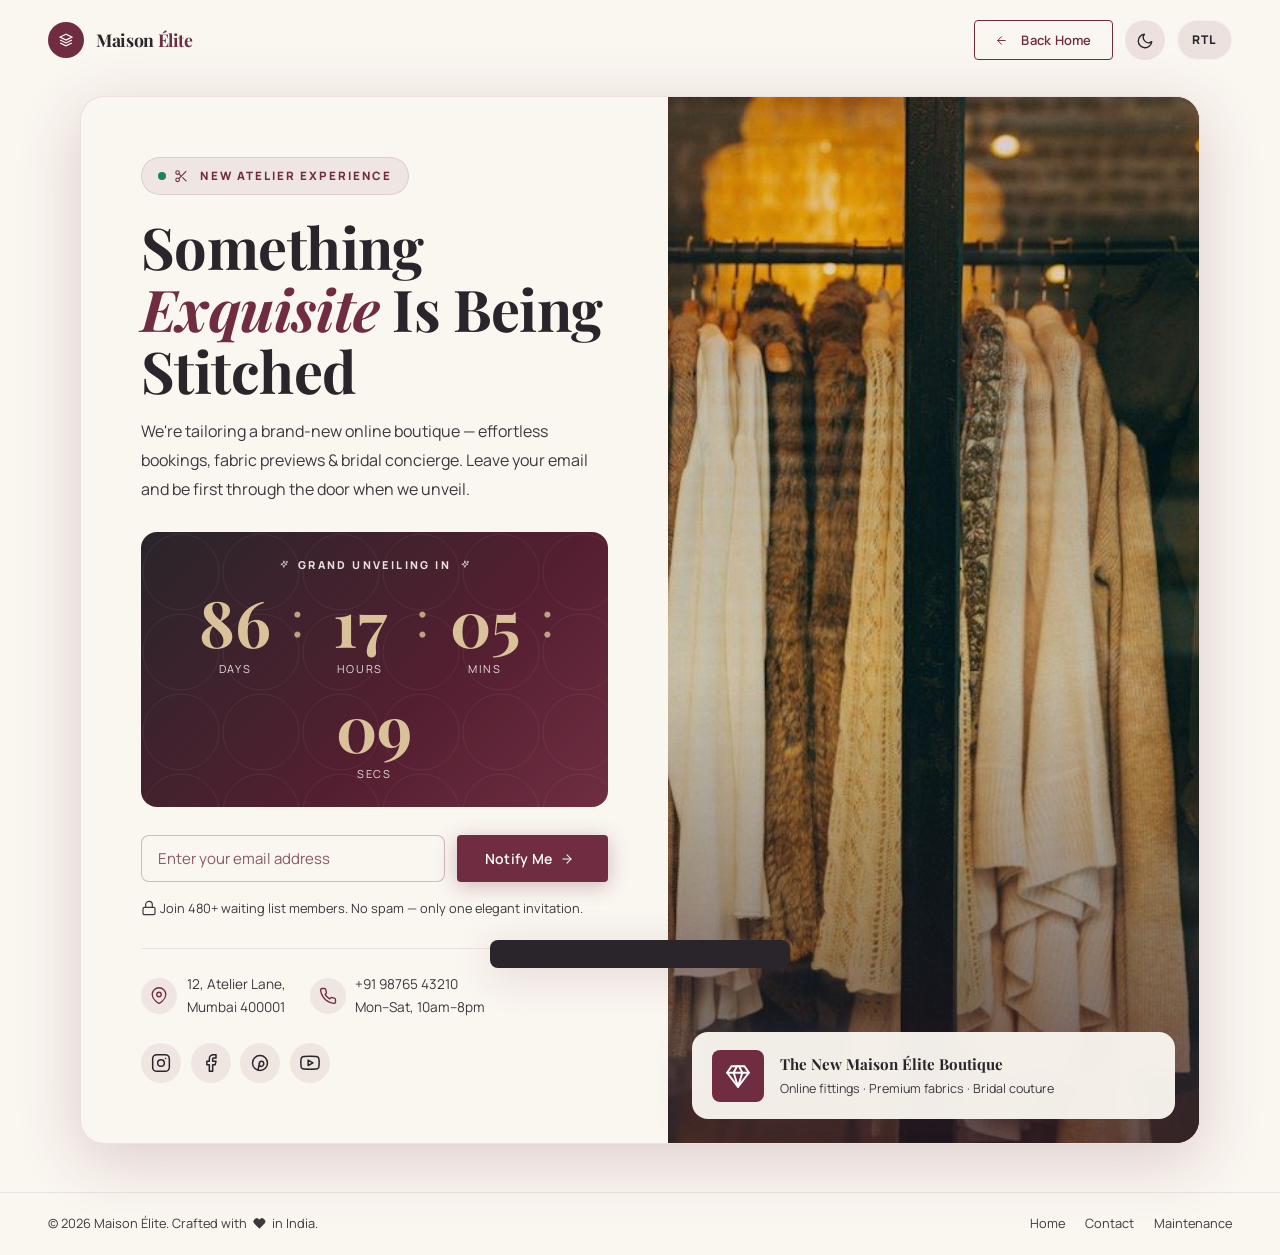
<file: coming-soon.html>
<!DOCTYPE html>
<html lang="en" data-theme="light">
<head>
<meta charset="UTF-8">
<meta name="viewport" content="width=device-width,initial-scale=1">
<meta name="description" content="Maison Élite – Something exquisite is coming soon. Our new online atelier experience is being tailored.">
<meta name="robots" content="noindex">
<title>Coming Soon | Maison Élite</title>
<link rel="stylesheet" href="assets/css/style.css">
<link rel="icon" type="image/svg+xml" href="assets/images/favicon.svg">
<link rel="apple-touch-icon" href="assets/images/favicon.svg">
<meta name="theme-color" content="#702D42">
<style>
.cs-page{min-height:100vh;display:flex;flex-direction:column;background:var(--ivory);position:relative;overflow:hidden}
.cs-page::before{content:'';position:absolute;font-family:var(--font-serif);font-size:clamp(16rem,32vw,30rem);line-height:1;color:rgba(112,45,66,0.045);right:-2rem;bottom:-4rem;transform:rotate(-18deg);pointer-events:none;user-select:none}
.cs-top{position:relative;z-index:10;display:flex;align-items:center;justify-content:space-between;padding:1.25rem clamp(1.25rem,4vw,3rem)}
.cs-main{position:relative;z-index:1;flex:1;display:flex;align-items:center;justify-content:center;padding:1rem clamp(1.25rem,4vw,3rem) 3rem}
.cs-card{width:100%;max-width:1120px;display:grid;grid-template-columns:1.05fr .95fr;border-radius:var(--radius-xl);overflow:hidden;box-shadow:var(--shadow-xl);border:1px solid rgba(112,45,66,0.1);background:var(--ivory)}
.cs-content{padding:clamp(2rem,5vw,3.75rem);display:flex;flex-direction:column;justify-content:center}
.cs-badge{display:inline-flex;align-items:center;gap:.5rem;font-size:.72rem;font-weight:800;letter-spacing:.18em;text-transform:uppercase;color:var(--burgundy);background:rgba(112,45,66,0.08);border:1px solid rgba(112,45,66,0.14);padding:.5rem 1rem;border-radius:var(--radius-pill);margin-bottom:1.25rem;width:fit-content}
.cs-badge .pulse{width:8px;height:8px;border-radius:50%;background:#198754;box-shadow:0 0 0 0 rgba(25,135,84,.5);animation:pulse 1.8s infinite}
@keyframes pulse{0%{box-shadow:0 0 0 0 rgba(25,135,84,.5)}70%{box-shadow:0 0 0 8px rgba(25,135,84,0)}100%{box-shadow:0 0 0 0 rgba(25,135,84,0)}}
.cs-title{font-family:var(--font-serif);font-size:clamp(2.1rem,5vw,3.6rem);font-weight:700;line-height:1.08;color:var(--charcoal);margin-bottom:1rem}
.cs-title em{font-style:italic;color:var(--burgundy)}
.cs-desc{font-size:1rem;line-height:1.8;color:var(--charcoal-light);max-width:460px;margin-bottom:1.75rem}
.cs-countdown{background:linear-gradient(135deg,var(--charcoal) 0%,var(--burgundy-dark) 60%,var(--burgundy) 100%);border-radius:var(--radius-lg);padding:1.5rem 1.25rem;margin-bottom:1.75rem;position:relative;overflow:hidden}
.cs-countdown::before{content:'';position:absolute;inset:0;background:url("data:image/svg+xml,%3Csvg width='80' height='80' xmlns='http://www.w3.org/2000/svg'%3E%3Ccircle cx='40' cy='40' r='38' fill='none' stroke='rgba(250,246,240,0.06)' stroke-width='1'/%3E%3C/svg%3E") repeat;background-size:80px}
.cs-countdown-label{text-align:center;font-size:.68rem;font-weight:800;letter-spacing:.22em;text-transform:uppercase;color:rgba(250,246,240,.84);margin-bottom:1rem;position:relative;z-index:1}
.cs-countdown .countdown-grid{align-items:flex-start;position:relative;z-index:1}
.cs-form{display:flex;gap:.75rem;margin-bottom:1rem}
.cs-form .form-control{flex:1}
.cs-note{font-size:.8rem;color:var(--charcoal-light);margin-bottom:1.75rem}
.cs-meta{display:flex;flex-wrap:wrap;gap:1.5rem;padding-top:1.5rem;border-top:1px solid rgba(112,45,66,0.1)}
.cs-meta-item{display:flex;align-items:center;gap:.6rem;font-size:.85rem;color:var(--charcoal-light)}
.cs-meta-icon{width:36px;height:36px;border-radius:50%;background:rgba(112,45,66,0.08);display:flex;align-items:center;justify-content:center;font-size:1rem;flex-shrink:0}
.cs-visual{position:relative;min-height:480px;background:#2a1e24}
.cs-visual img{position:absolute;inset:0;width:100%;height:100%;object-fit:cover}
.cs-visual::after{content:'';position:absolute;inset:0;background:linear-gradient(to top,rgba(42,20,30,.65) 0%,rgba(42,20,30,.05) 45%,rgba(42,20,30,.15) 100%)}
.cs-float{position:absolute;left:1.5rem;right:1.5rem;bottom:1.5rem;z-index:2;background:rgba(250,246,240,.96);backdrop-filter:blur(8px);border-radius:var(--radius-lg);padding:1.1rem 1.25rem;display:flex;align-items:center;gap:1rem;box-shadow:var(--shadow-lg)}
[data-theme="dark"] .cs-float{background:rgba(30,25,29,.94)}
.cs-float-thumb{width:52px;height:52px;border-radius:var(--radius-md);overflow:hidden;flex-shrink:0;background:var(--burgundy);display:flex;align-items:center;justify-content:center;font-size:1.5rem}
.cs-float-title{font-family:var(--font-serif);font-weight:700;font-size:.95rem;color:var(--charcoal)}
.cs-float-sub{font-size:.78rem;color:var(--charcoal-light)}
.cs-social{display:flex;gap:.6rem;margin-top:1.5rem}
.cs-social a{width:40px;height:40px;border-radius:50%;display:flex;align-items:center;justify-content:center;background:rgba(112,45,66,.08);font-size:1rem;text-decoration:none;transition:all var(--duration-fast)}
.cs-social a:hover{background:var(--burgundy);color:#fff;transform:translateY(-3px)}
.cs-footer{position:relative;z-index:1;display:flex;align-items:center;justify-content:space-between;gap:1rem;flex-wrap:wrap;padding:1.25rem clamp(1.25rem,4vw,3rem);border-top:1px solid rgba(112,45,66,0.1);font-size:.8rem;color:var(--charcoal-light)}
.cs-footer a{color:var(--charcoal-light);text-decoration:none}
.cs-footer a:hover{color:var(--burgundy)}
@media(max-width:900px){
.cs-card{grid-template-columns:1fr;max-width:620px}
.cs-visual{min-height:300px;order:-1}
.cs-visual img{position:relative;height:300px}
.cs-float{left:1rem;right:1rem;bottom:1rem}
}
@media(max-width:576px){.cs-form{flex-direction:column}.cs-meta{gap:1rem}}
</style>
</head>
<body>

<div class="cs-page">
  <header class="cs-top">
    <a href="index.html" class="navbar-brand" style="text-decoration:none">
      <div class="navbar-logo-icon"><svg width="14" height="14" viewBox="0 0 24 24" fill="none" stroke="white" stroke-width="2"><path d="M12 2L2 7l10 5 10-5-10-5zM2 17l10 5 10-5M2 12l10 5 10-5"/></svg></div>
      <div class="navbar-logo" style="color:var(--charcoal);font-size:1.1rem">Maison <span style="color:var(--burgundy)">Élite</span></div>
    </a>
    <div style="display:flex;gap:.75rem;align-items:center">
      <a href="index.html" class="btn btn-secondary btn-sm"><svg class="icon icon-arrow" viewBox="0 0 24 24" fill="none" stroke="currentColor" stroke-width="1.8" stroke-linecap="round" stroke-linejoin="round" aria-hidden="true"><line x1="19" y1="12" x2="5" y2="12"/><polyline points="12 19 5 12 12 5"/></svg> Back Home</a>
      <button class="theme-toggle" aria-label="Toggle dark mode" style="background:rgba(112,45,66,.1);color:var(--charcoal)"><span id="theme-icon"><svg class="icon" viewBox="0 0 24 24" fill="none" stroke="currentColor" stroke-width="1.8" stroke-linecap="round" stroke-linejoin="round" aria-hidden="true"><path d="M21 12.8A9 9 0 1 1 11.2 3a7 7 0 0 0 9.8 9.8z"/></svg></span></button>
      <button class="rtl-toggle" aria-label="Switch to RTL (right-to-left)" data-label="RTL" style="background:rgba(112,45,66,.1);color:var(--charcoal)"><span class="rtl-text">RTL</span></button>
    </div>
  </header>

  <main class="cs-main">
    <div class="cs-card">
      <div class="cs-content">
        <div class="cs-badge"><span class="pulse"></span> <svg class="icon" viewBox="0 0 24 24" fill="none" stroke="currentColor" stroke-width="1.8" stroke-linecap="round" stroke-linejoin="round" aria-hidden="true"><circle cx="6" cy="6" r="3"/><circle cx="6" cy="18" r="3"/><line x1="20" y1="4" x2="8.12" y2="15.88"/><line x1="14.47" y1="14.48" x2="20" y2="20"/><line x1="8.12" y1="8.12" x2="12" y2="12"/></svg> &nbsp;New Atelier Experience</div>
        <h1 class="cs-title">Something <em>Exquisite</em> Is Being Stitched</h1>
        <p class="cs-desc">We're tailoring a brand-new online boutique — effortless bookings, fabric previews & bridal concierge. Leave your email and be first through the door when we unveil.</p>

        <div class="cs-countdown">
          <div class="cs-countdown-label"><svg class="icon" style="width:.9em;height:.9em;vertical-align:-0.1em;margin:0 .3rem" viewBox="0 0 24 24" fill="none" stroke="currentColor" stroke-width="1.8" stroke-linecap="round" stroke-linejoin="round" aria-hidden="true"><path d="M12 3l1.9 5.7 5.7 1.9-5.7 1.9L12 18.2l-1.9-5.7L4.4 10.6l5.7-1.9L12 3z"/><path d="M19 3v4M17 5h4"/></svg> Grand unveiling in <svg class="icon" style="width:.9em;height:.9em;vertical-align:-0.1em;margin:0 .3rem" viewBox="0 0 24 24" fill="none" stroke="currentColor" stroke-width="1.8" stroke-linecap="round" stroke-linejoin="round" aria-hidden="true"><path d="M12 3l1.9 5.7 5.7 1.9-5.7 1.9L12 18.2l-1.9-5.7L4.4 10.6l5.7-1.9L12 3z"/><path d="M19 3v4M17 5h4"/></svg></div>
          <div class="countdown-grid" id="countdown-target" data-date="2027-03-01T10:00:00">
            <div class="countdown-item"><span class="countdown-number" id="cd-days">00</span><div class="countdown-label">Days</div></div>
            <span class="countdown-sep">:</span>
            <div class="countdown-item"><span class="countdown-number" id="cd-hours">00</span><div class="countdown-label">Hours</div></div>
            <span class="countdown-sep">:</span>
            <div class="countdown-item"><span class="countdown-number" id="cd-mins">00</span><div class="countdown-label">Mins</div></div>
            <span class="countdown-sep">:</span>
            <div class="countdown-item"><span class="countdown-number" id="cd-secs">00</span><div class="countdown-label">Secs</div></div>
          </div>
        </div>

        <form data-validate class="cs-form" novalidate>
          <input type="email" required class="form-control" placeholder="Enter your email address" aria-label="Email address">
          <button type="submit" class="btn btn-primary">Notify Me <svg class="icon icon-arrow" viewBox="0 0 24 24" fill="none" stroke="currentColor" stroke-width="1.8" stroke-linecap="round" stroke-linejoin="round" aria-hidden="true"><line x1="5" y1="12" x2="19" y2="12"/><polyline points="12 5 19 12 12 19"/></svg></button>
        </form>
        <div class="cs-note"><svg class="icon" viewBox="0 0 24 24" fill="none" stroke="currentColor" stroke-width="1.8" stroke-linecap="round" stroke-linejoin="round" aria-hidden="true"><rect x="3" y="11" width="18" height="11" rx="2"/><path d="M7 11V7a5 5 0 0 1 10 0v4"/></svg> Join 480+ waiting list members. No spam — only one elegant invitation.</div>

        <div class="cs-meta">
          <div class="cs-meta-item"><div class="cs-meta-icon"><svg class="icon" viewBox="0 0 24 24" fill="none" stroke="currentColor" stroke-width="1.8" stroke-linecap="round" stroke-linejoin="round" aria-hidden="true"><path d="M21 10c0 7-9 12-9 12s-9-5-9-12a9 9 0 0 1 18 0z"/><circle cx="12" cy="10" r="3"/></svg></div><div>12, Atelier Lane,<br>Mumbai 400001</div></div>
          <div class="cs-meta-item"><div class="cs-meta-icon"><svg class="icon" viewBox="0 0 24 24" fill="none" stroke="currentColor" stroke-width="1.8" stroke-linecap="round" stroke-linejoin="round" aria-hidden="true"><path d="M22 16.9v3a2 2 0 0 1-2.2 2 19.8 19.8 0 0 1-8.6-3.1 19.5 19.5 0 0 1-6-6A19.8 19.8 0 0 1 2.1 4.2 2 2 0 0 1 4.1 2h3a2 2 0 0 1 2 1.7c.13.96.36 1.9.7 2.8a2 2 0 0 1-.45 2.1L8.1 9.9a16 16 0 0 0 6 6l1.3-1.3a2 2 0 0 1 2.1-.45c.9.34 1.84.57 2.8.7A2 2 0 0 1 22 16.9z"/></svg></div><div>+91 98765 43210<br>Mon–Sat, 10am–8pm</div></div>
        </div>

        <div class="cs-social">
          <a href="#" aria-label="Instagram"><svg class="icon" viewBox="0 0 24 24" fill="none" stroke="currentColor" stroke-width="1.8" stroke-linecap="round" stroke-linejoin="round" aria-hidden="true"><rect x="2" y="2" width="20" height="20" rx="5"/><circle cx="12" cy="12" r="4"/><circle cx="17.5" cy="6.5" r=".9" fill="currentColor" stroke="none"/></svg></a>
          <a href="#" aria-label="Facebook"><svg class="icon" viewBox="0 0 24 24" fill="none" stroke="currentColor" stroke-width="1.8" stroke-linecap="round" stroke-linejoin="round" aria-hidden="true"><path d="M18 2h-3a5 5 0 0 0-5 5v3H7v4h3v8h4v-8h3l1-4h-4V7a1 1 0 0 1 1-1h3z"/></svg></a>
          <a href="#" aria-label="Pinterest"><svg class="icon" viewBox="0 0 24 24" fill="none" stroke="currentColor" stroke-width="1.8" stroke-linecap="round" stroke-linejoin="round" aria-hidden="true"><circle cx="12" cy="12" r="9"/><path d="M9.5 20.5c.5-2 1.5-6 2-8"/><path d="M11 12.2a2.8 2.8 0 1 1 4.7 2.5c-1 1.9-3.8 1.8-4.7-.1"/></svg></a>
          <a href="#" aria-label="YouTube"><svg class="icon" viewBox="0 0 24 24" fill="none" stroke="currentColor" stroke-width="1.8" stroke-linecap="round" stroke-linejoin="round" aria-hidden="true"><path d="M22.54 6.42a2.78 2.78 0 0 0-1.94-2C18.88 4 12 4 12 4s-6.88 0-8.6.46a2.78 2.78 0 0 0-1.94 2A29 29 0 0 0 1 11.75a29 29 0 0 0 .46 5.33A2.78 2.78 0 0 0 3.4 19c1.72.46 8.6.46 8.6.46s6.88 0 8.6-.46a2.78 2.78 0 0 0 1.94-2 29 29 0 0 0 .46-5.25 29 29 0 0 0-.46-5.33z"/><polygon points="9.75 15.02 15.5 11.75 9.75 8.48 9.75 15.02"/></svg></a>
        </div>
      </div>

      <div class="cs-visual">
        <img src="assets/images/atelier_rack.jpg" alt="Designer garment rail inside the atelier">
        <div class="cs-float">
          <div class="cs-float-thumb"><svg class="icon" viewBox="0 0 24 24" fill="none" stroke="currentColor" stroke-width="1.8" stroke-linecap="round" stroke-linejoin="round" aria-hidden="true"><path d="M6 3h12l4 6-10 13L2 9l4-6z"/><path d="M11 3 8 9l4 13 4-13-3-6"/><path d="M2 9h20"/></svg></div>
          <div>
            <div class="cs-float-title">The New Maison Élite Boutique</div>
            <div class="cs-float-sub">Online fittings · Premium fabrics · Bridal couture</div>
          </div>
        </div>
      </div>
    </div>
  </main>

  <footer class="cs-footer">
    <span>© 2026 Maison Élite. Crafted with <svg class="icon" style="width:1em;height:1em;vertical-align:-0.12em;margin:0 .2rem" viewBox="0 0 24 24" fill="currentColor" stroke="currentColor" stroke-width="1.5" aria-hidden="true"><path d="M20.8 4.6a5.5 5.5 0 0 0-7.8 0L12 5.6l-1-1a5.5 5.5 0 0 0-7.8 7.8l1 1L12 21l7.8-7.6 1-1a5.5 5.5 0 0 0 0-7.8z"/></svg> in India.</span>
    <span style="display:flex;gap:1.25rem">
      <a href="index.html">Home</a>
      <a href="contact.html">Contact</a>
      <a href="maintenance.html">Maintenance</a>
    </span>
  </footer>
</div>

<div class="toast" role="alert"></div>
<script src="assets/js/main.js"></script>
</body>
</html>
</file>
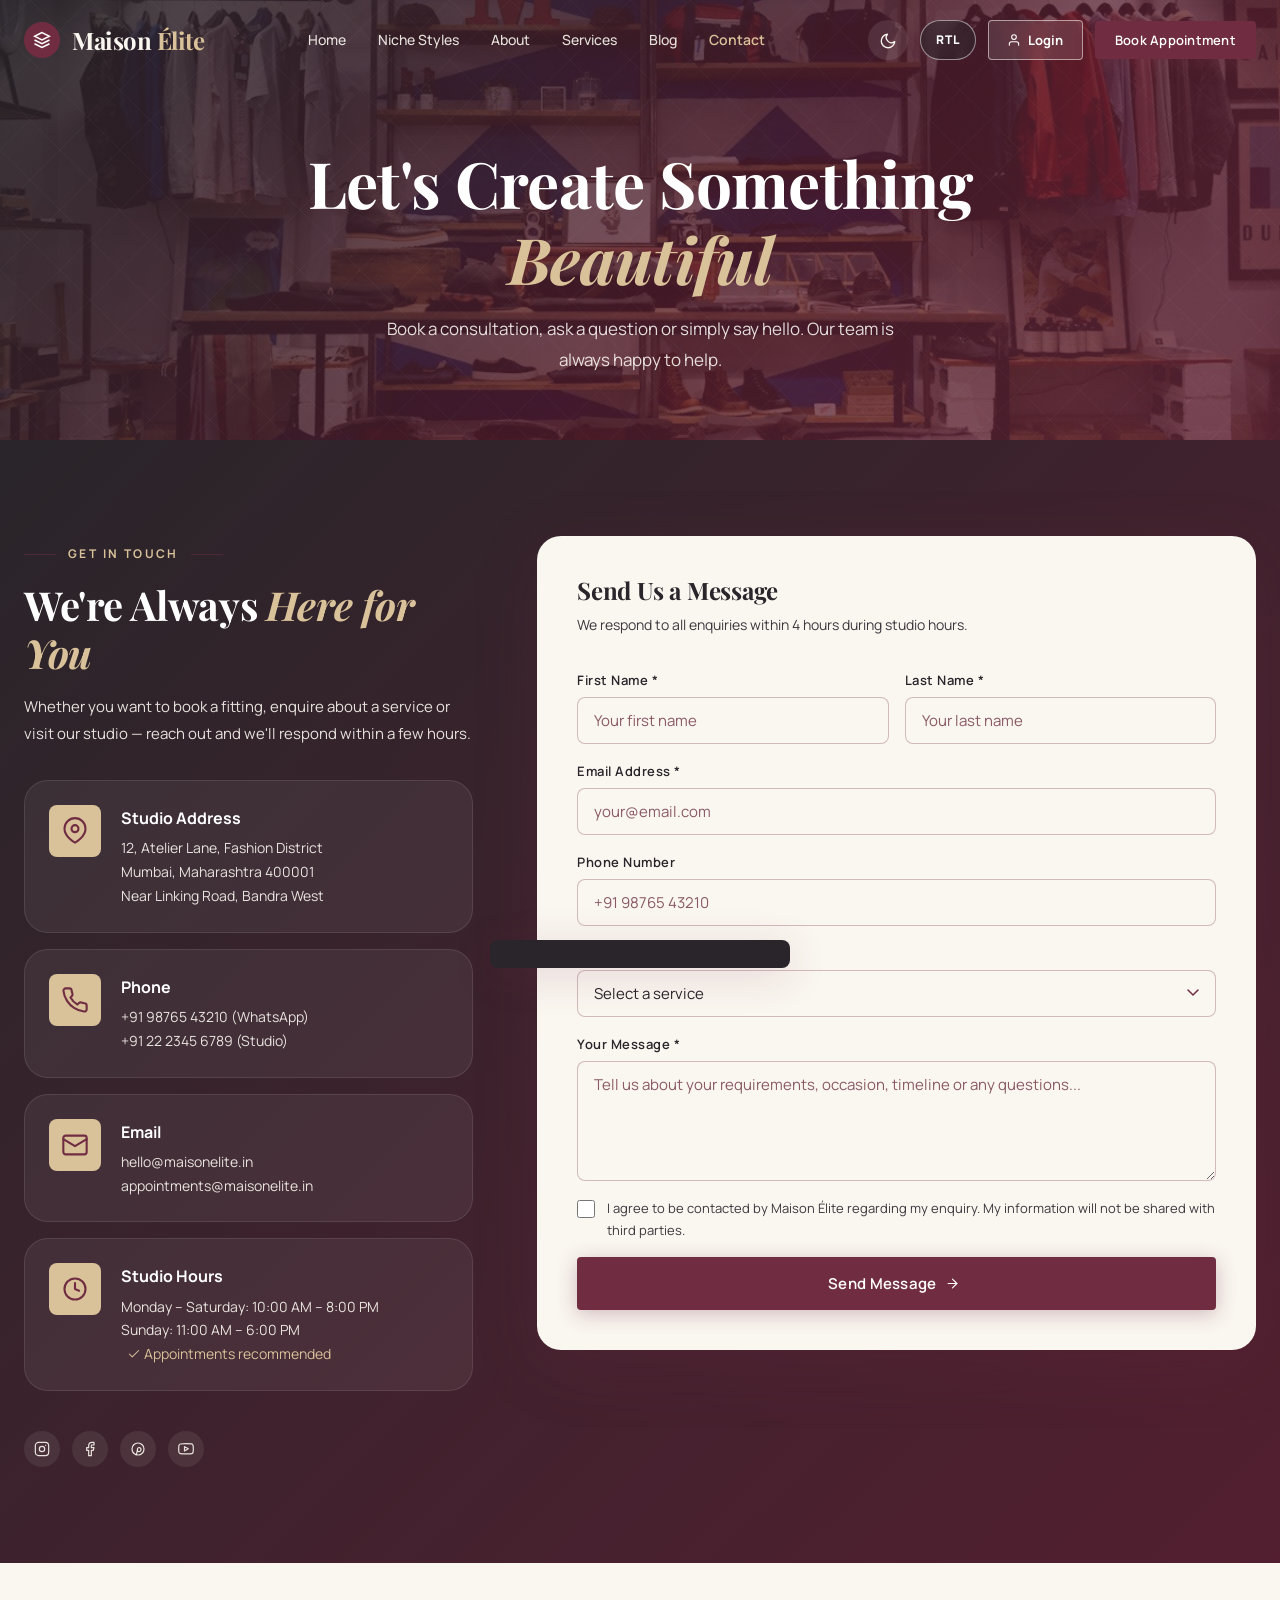
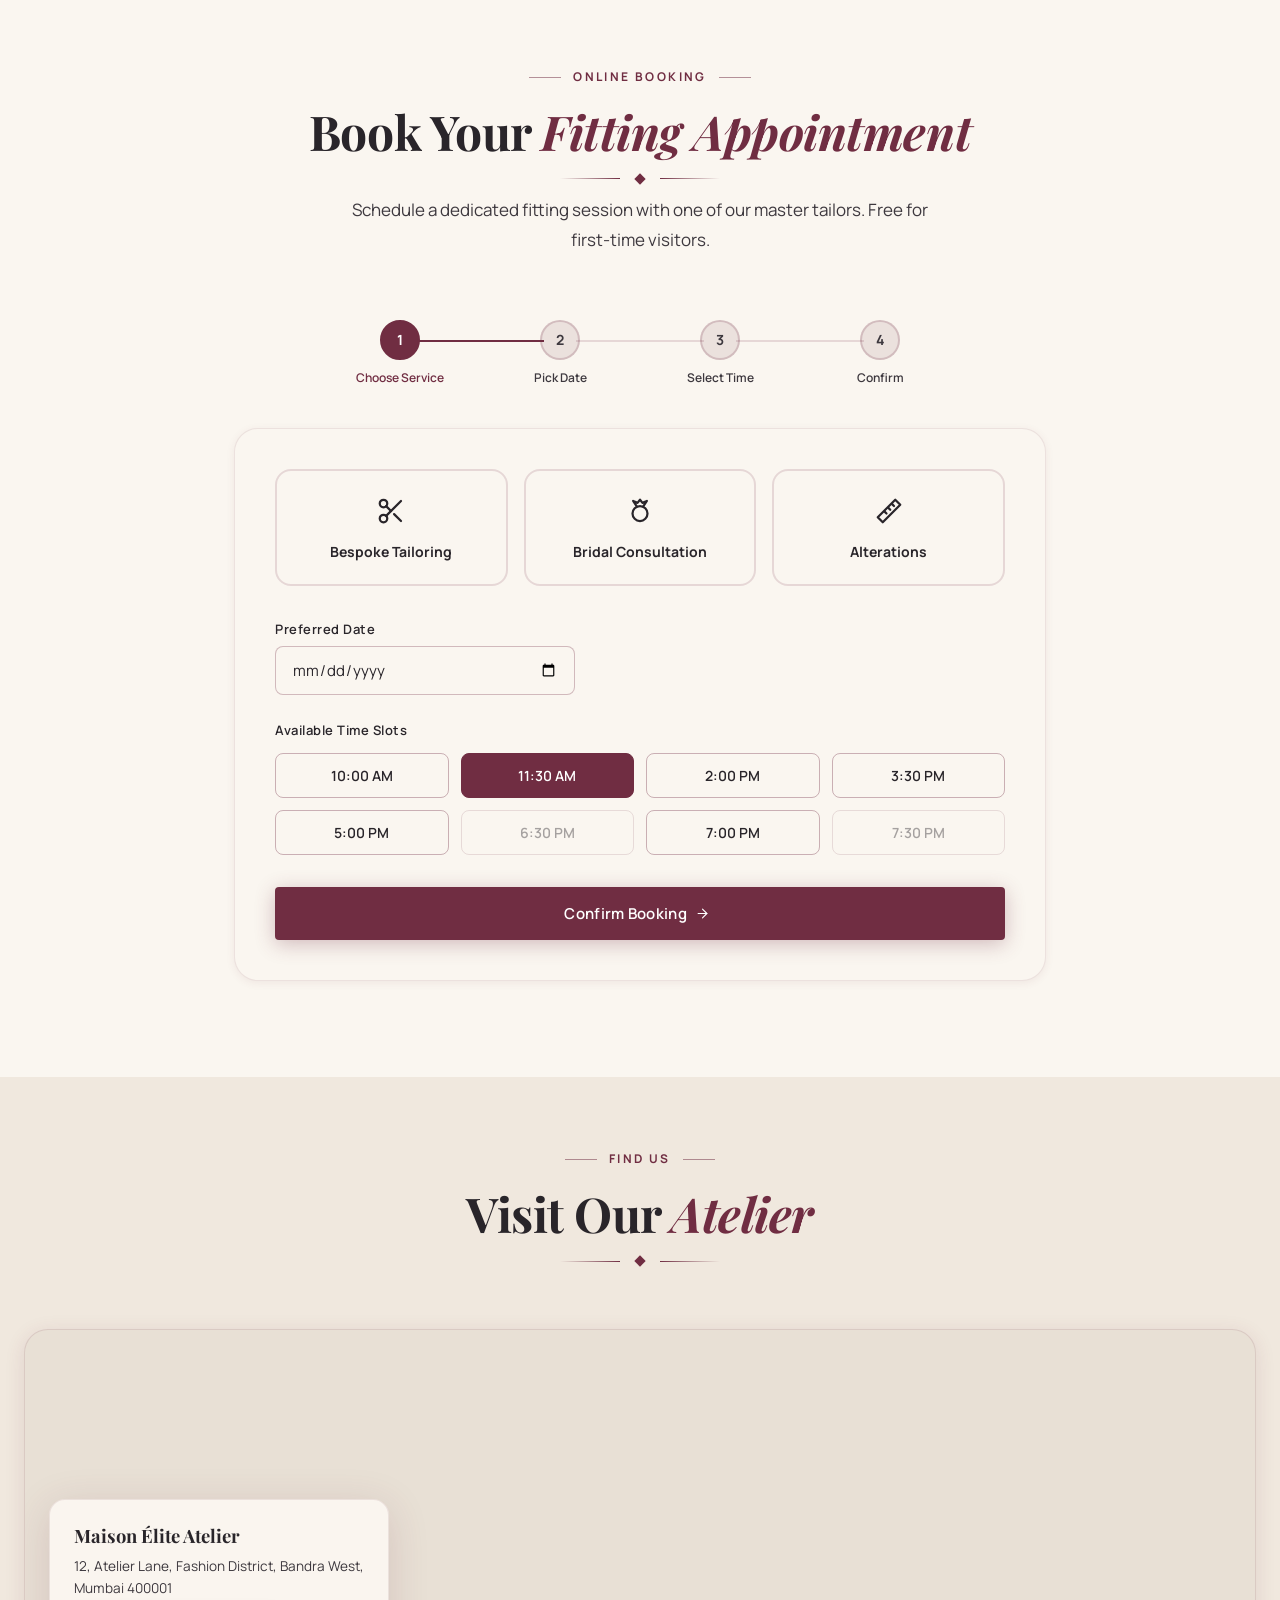
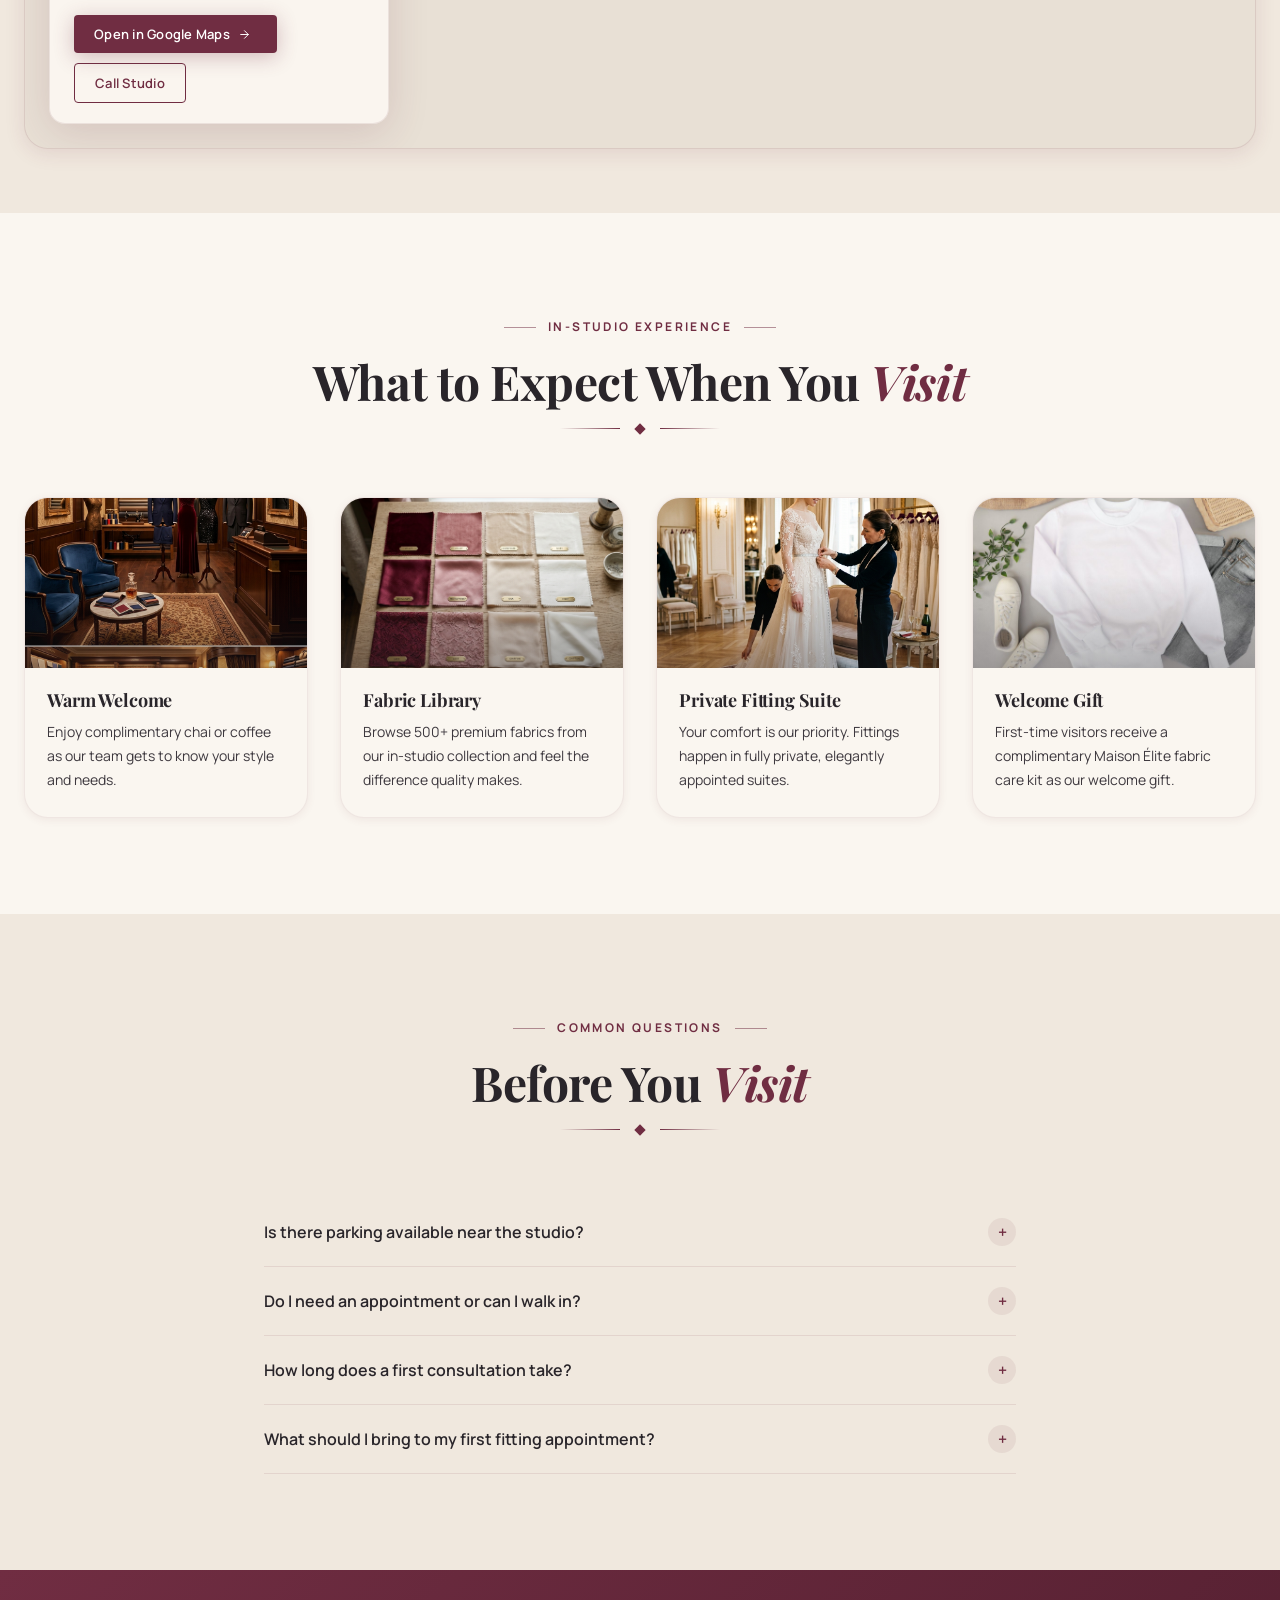
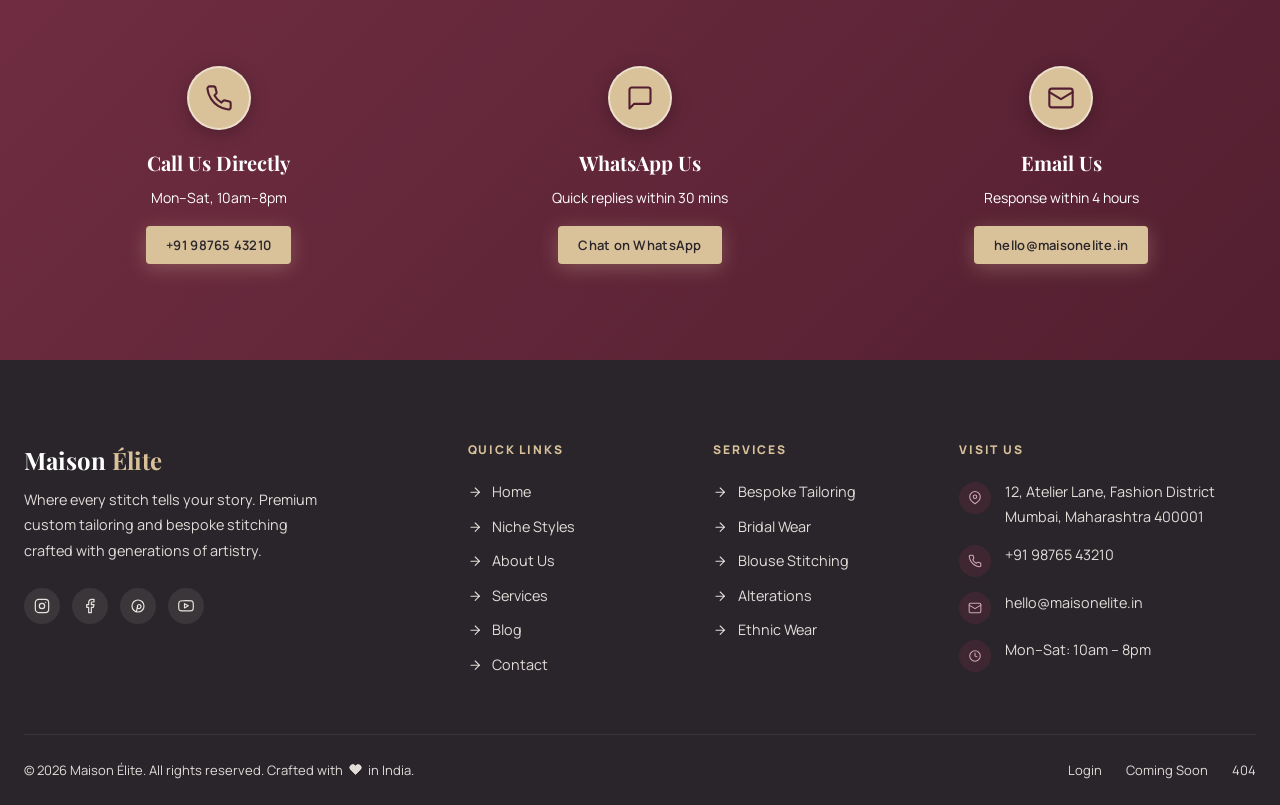
<file: contact.html>
<!DOCTYPE html>
<html lang="en" data-theme="light">
<head>
<meta charset="UTF-8">
<meta name="viewport" content="width=device-width,initial-scale=1">
<meta name="description" content="Contact Maison Élite – Book a tailoring appointment, visit our studio in Mumbai, or reach us by phone and email. We'd love to hear from you.">
<title>Contact Us | Maison Élite – Book an Appointment</title>
<link rel="stylesheet" href="assets/css/style.css">
<link rel="icon" type="image/svg+xml" href="assets/images/favicon.svg">
<link rel="apple-touch-icon" href="assets/images/favicon.svg">
<meta name="theme-color" content="#702D42">
<style>
  .contact-info-card {
    display: flex;
    gap: 1.25rem;
    align-items: flex-start;
    padding: 1.5rem;
    border-radius: var(--radius-xl);
    background: rgba(250,246,240,0.06);
    border: 1px solid rgba(250,246,240,0.1);
    transition: all var(--duration-normal);
  }
  .contact-info-card:hover {
    background: rgba(250,246,240,0.1);
    transform: translateX(4px);
  }
  .contact-icon-box {
    width: 52px;
    height: 52px;
    border-radius: var(--radius-md);
    background: var(--champagne);
    display: flex;
    align-items: center;
    justify-content: center;
    font-size: 1.25rem;
    flex-shrink: 0;
  }
  .map-container {
    border-radius: var(--radius-xl);
    overflow: hidden;
    height: 420px;
    position: relative;
    border: 1px solid rgba(112,45,66,0.12);
    box-shadow: var(--shadow-md);
    background: #e8e0d5;
  }
  .map-container iframe{ position:absolute;inset:0;width:100%;height:100%;border:0; }
  .map-card{
    position:absolute;left:1.5rem;bottom:1.5rem;z-index:2;
    background:rgba(250,246,240,0.97);backdrop-filter:blur(8px);
    border-radius:var(--radius-lg);padding:1.25rem 1.5rem;max-width:340px;
    box-shadow:var(--shadow-lg);border:1px solid rgba(112,45,66,0.1);
  }
  @media(max-width:576px){ .map-card{ left:1rem;right:1rem;bottom:1rem;max-width:none; } }
  .time-slot {
    padding: .75rem 1.25rem;
    border-radius: var(--radius-md);
    border: 1.5px solid rgba(112,45,66,0.15);
    font-size: .875rem;
    font-weight: 600;
    cursor: pointer;
    transition: all var(--duration-fast);
    background: transparent;
    font-family: var(--font-sans);
    color: var(--charcoal);
    text-align: center;
  }
  .time-slot:hover, .time-slot.selected {
    background: var(--burgundy);
    color: white;
    border-color: var(--burgundy);
  }
  .step-indicator {
    display: flex;
    justify-content: center;
    gap: 0;
    margin-bottom: 2.5rem;
  }
  .step-ind {
    display: flex;
    flex-direction: column;
    align-items: center;
    position: relative;
    flex: 1;
    max-width: 160px;
  }
  .step-ind::after {
    content: '';
    position: absolute;
    top: 20px;
    left: 60%;
    width: 80%;
    height: 2px;
    background: rgba(112,45,66,0.15);
  }
  .step-ind:last-child::after { display: none; }
  .step-ind.active::after { background: var(--burgundy); }
  .step-ind-dot {
    width: 40px;
    height: 40px;
    border-radius: 50%;
    background: rgba(112,45,66,0.1);
    border: 2px solid rgba(112,45,66,0.2);
    display: flex;
    align-items: center;
    justify-content: center;
    font-weight: 700;
    font-size: .875rem;
    color: var(--charcoal-light);
    margin-bottom: .5rem;
    transition: all var(--duration-normal);
    position: relative;
    z-index: 1;
  }
  .step-ind.active .step-ind-dot {
    background: var(--burgundy);
    border-color: var(--burgundy);
    color: white;
  }
  .step-ind-label { font-size: .75rem; font-weight: 600; color: var(--charcoal-light); text-align: center; }
  .step-ind.active .step-ind-label { color: var(--burgundy); }
  .studio-card{ text-align:left;padding:0;border-radius:var(--radius-xl);background:var(--ivory);border:1px solid rgba(112,45,66,.08);overflow:hidden;box-shadow:var(--shadow-sm);transition:all var(--duration-normal) var(--ease-elegant);display:flex;flex-direction:column;height:100%; }
  .studio-card:hover{ transform:translateY(-6px);box-shadow:var(--shadow-lg); }
  .studio-card-img{ height:170px;overflow:hidden;position:relative;flex-shrink:0; }
  .studio-card-img img{ width:100%;height:100%;object-fit:cover;display:block;transition:transform var(--duration-slow) var(--ease-gentle); }
  .studio-card:hover .studio-card-img img{ transform:scale(1.07); }
  .studio-card-img::after{ content:'';position:absolute;inset:0;background:linear-gradient(to top,rgba(41,37,42,.3),transparent 55%); }
  .studio-card-body{ padding:1.4rem 1.4rem 1.6rem; }
  .quick-icon{
    width:64px;height:64px;border-radius:50%;margin:0 auto 1rem;
    background:var(--champagne);color:var(--burgundy-dark);
    display:flex;align-items:center;justify-content:center;
    box-shadow:0 4px 18px rgba(0,0,0,.25);border:2px solid rgba(255,255,255,.5);
  }
  .quick-icon .icon{ width:28px;height:28px;stroke:var(--burgundy-dark); }
</style>
</head>
<body>

<nav class="navbar" id="mainNav">
  <div class="container">
    <a href="index.html" class="navbar-brand">
      <div class="navbar-logo-icon"><svg width="18" height="18" viewBox="0 0 24 24" fill="none" stroke="white" stroke-width="2"><path d="M12 2L2 7l10 5 10-5-10-5zM2 17l10 5 10-5M2 12l10 5 10-5"/></svg></div>
      <div class="navbar-logo">Maison <span>Élite</span></div>
    </a>
    <ul class="navbar-nav">
      <li><a href="index.html" class="nav-link">Home</a></li>
      <li><a href="home2.html" class="nav-link">Niche Styles</a></li>
      <li><a href="about.html" class="nav-link">About</a></li>
      <li><a href="services.html" class="nav-link">Services</a></li>
      <li><a href="blog.html" class="nav-link">Blog</a></li>
      <li><a href="contact.html" class="nav-link active">Contact</a></li>
    </ul>
    <div class="navbar-actions">
      <button class="theme-toggle" aria-label="Toggle dark mode"><span id="theme-icon"><svg class="icon" viewBox="0 0 24 24" fill="none" stroke="currentColor" stroke-width="1.8" stroke-linecap="round" stroke-linejoin="round" aria-hidden="true"><path d="M21 12.8A9 9 0 1 1 11.2 3a7 7 0 0 0 9.8 9.8z"/></svg></span></button>
      <button class="rtl-toggle" aria-label="Switch to RTL (right-to-left)" data-label="RTL"><span class="rtl-text">RTL</span></button>
      <a href="login.html" class="nav-login"><svg class="icon" viewBox="0 0 24 24" fill="none" stroke="currentColor" stroke-width="1.8" stroke-linecap="round" stroke-linejoin="round" aria-hidden="true"><path d="M20 21v-2a4 4 0 0 0-4-4H8a4 4 0 0 0-4 4v2"/><circle cx="12" cy="7" r="4"/></svg>Login</a>
      <a href="contact.html" class="btn btn-primary btn-sm">Book Appointment</a>
      <button class="navbar-toggle" id="menuToggle" aria-label="Open menu"><span></span><span></span><span></span></button>
    </div>
  </div>
</nav>
<div class="mobile-nav" id="mobileNav">
  <div class="mobile-nav-header">
    <div class="navbar-logo" style="color:var(--charcoal)">Maison <span>Élite</span></div>
  </div>
  <ul class="mobile-nav-links">
    <li><a href="index.html" class="mobile-nav-link">Home <span><svg class="icon icon-arrow" viewBox="0 0 24 24" fill="none" stroke="currentColor" stroke-width="1.8" stroke-linecap="round" stroke-linejoin="round" aria-hidden="true"><line x1="5" y1="12" x2="19" y2="12"/><polyline points="12 5 19 12 12 19"/></svg></span></a></li>
    <li><a href="home2.html" class="mobile-nav-link">Niche Styles <span><svg class="icon icon-arrow" viewBox="0 0 24 24" fill="none" stroke="currentColor" stroke-width="1.8" stroke-linecap="round" stroke-linejoin="round" aria-hidden="true"><line x1="5" y1="12" x2="19" y2="12"/><polyline points="12 5 19 12 12 19"/></svg></span></a></li>
    <li><a href="about.html" class="mobile-nav-link">About Us <span><svg class="icon icon-arrow" viewBox="0 0 24 24" fill="none" stroke="currentColor" stroke-width="1.8" stroke-linecap="round" stroke-linejoin="round" aria-hidden="true"><line x1="5" y1="12" x2="19" y2="12"/><polyline points="12 5 19 12 12 19"/></svg></span></a></li>
    <li><a href="services.html" class="mobile-nav-link">Services <span><svg class="icon icon-arrow" viewBox="0 0 24 24" fill="none" stroke="currentColor" stroke-width="1.8" stroke-linecap="round" stroke-linejoin="round" aria-hidden="true"><line x1="5" y1="12" x2="19" y2="12"/><polyline points="12 5 19 12 12 19"/></svg></span></a></li>
    <li><a href="blog.html" class="mobile-nav-link">Blog <span><svg class="icon icon-arrow" viewBox="0 0 24 24" fill="none" stroke="currentColor" stroke-width="1.8" stroke-linecap="round" stroke-linejoin="round" aria-hidden="true"><line x1="5" y1="12" x2="19" y2="12"/><polyline points="12 5 19 12 12 19"/></svg></span></a></li>
    <li><a href="contact.html" class="mobile-nav-link">Contact <span><svg class="icon icon-arrow" viewBox="0 0 24 24" fill="none" stroke="currentColor" stroke-width="1.8" stroke-linecap="round" stroke-linejoin="round" aria-hidden="true"><line x1="5" y1="12" x2="19" y2="12"/><polyline points="12 5 19 12 12 19"/></svg></span></a></li>
    <li><a href="login.html" class="mobile-nav-link">Login / Register <span><svg class="icon icon-arrow" viewBox="0 0 24 24" fill="none" stroke="currentColor" stroke-width="1.8" stroke-linecap="round" stroke-linejoin="round" aria-hidden="true"><line x1="5" y1="12" x2="19" y2="12"/><polyline points="12 5 19 12 12 19"/></svg></span></a></li>
  </ul>
  <div style="margin-top:auto;padding-top:2rem;display:flex;flex-direction:column;gap:.75rem"><a href="contact.html" class="btn btn-primary" style="width:100%;justify-content:center">Book Appointment</a><a href="login.html" class="btn btn-secondary" style="width:100%;justify-content:center">Login / Register</a></div>
</div>

<section class="page-hero">
  <div class="page-hero-bg"><img src="assets/images/boutique_store.jpg" alt="Maison Elite boutique store" loading="eager"></div>
  <div class="container">
    <div class="page-hero-content">
      <h1 class="page-hero-title">Let's Create Something <em style="color:var(--champagne)">Beautiful</em></h1>
      <p class="page-hero-subtitle">Book a consultation, ask a question or simply say hello. Our team is always happy to help.</p>
    </div>
  </div>
</section>

<main>
<!-- ═══════ SECTION 1: CONTACT INFO + FORM ═══════ -->
<section class="section" style="background:linear-gradient(135deg,var(--charcoal) 0%,var(--burgundy-dark) 100%)">
  <div class="container">
    <div style="display:grid;grid-template-columns:1fr 1.6fr;gap:4rem;align-items:start">

      <!-- Info Panel -->
      <div class="reveal-left">
        <div class="section-eyebrow" style="color:var(--champagne)">Get in Touch</div>
        <h2 style="font-family:var(--font-serif);font-size:clamp(1.75rem,3.5vw,2.5rem);font-weight:700;color:white;margin-bottom:1rem">We're Always <em style="color:var(--champagne)">Here for You</em></h2>
        <p style="font-size:.9375rem;color:rgba(250,246,240,.75);line-height:1.85;margin-bottom:2rem">Whether you want to book a fitting, enquire about a service or visit our studio — reach out and we'll respond within a few hours.</p>
        <div style="display:flex;flex-direction:column;gap:1rem;margin-bottom:2.5rem">
          <div class="contact-info-card">
            <div class="contact-icon-box"><svg class="icon" viewBox="0 0 24 24" fill="none" stroke="currentColor" stroke-width="1.8" stroke-linecap="round" stroke-linejoin="round" aria-hidden="true"><path d="M21 10c0 7-9 12-9 12s-9-5-9-12a9 9 0 0 1 18 0z"/><circle cx="12" cy="10" r="3"/></svg></div>
            <div><div style="font-weight:700;color:white;margin-bottom:.25rem">Studio Address</div><div style="font-size:.875rem;color:rgba(250,246,240,.7)">12, Atelier Lane, Fashion District<br>Mumbai, Maharashtra 400001<br>Near Linking Road, Bandra West</div></div>
          </div>
          <div class="contact-info-card">
            <div class="contact-icon-box"><svg class="icon" viewBox="0 0 24 24" fill="none" stroke="currentColor" stroke-width="1.8" stroke-linecap="round" stroke-linejoin="round" aria-hidden="true"><path d="M22 16.9v3a2 2 0 0 1-2.2 2 19.8 19.8 0 0 1-8.6-3.1 19.5 19.5 0 0 1-6-6A19.8 19.8 0 0 1 2.1 4.2 2 2 0 0 1 4.1 2h3a2 2 0 0 1 2 1.7c.13.96.36 1.9.7 2.8a2 2 0 0 1-.45 2.1L8.1 9.9a16 16 0 0 0 6 6l1.3-1.3a2 2 0 0 1 2.1-.45c.9.34 1.84.57 2.8.7A2 2 0 0 1 22 16.9z"/></svg></div>
            <div><div style="font-weight:700;color:white;margin-bottom:.25rem">Phone</div><div style="font-size:.875rem;color:rgba(250,246,240,.7)">+91 98765 43210 (WhatsApp)<br>+91 22 2345 6789 (Studio)</div></div>
          </div>
          <div class="contact-info-card">
            <div class="contact-icon-box"><svg class="icon" viewBox="0 0 24 24" fill="none" stroke="currentColor" stroke-width="1.8" stroke-linecap="round" stroke-linejoin="round" aria-hidden="true"><rect x="2" y="4" width="20" height="16" rx="2"/><path d="m22 7-10 6L2 7"/></svg></div>
            <div><div style="font-weight:700;color:white;margin-bottom:.25rem">Email</div><div style="font-size:.875rem;color:rgba(250,246,240,.7)">hello@maisonelite.in<br>appointments@maisonelite.in</div></div>
          </div>
          <div class="contact-info-card">
            <div class="contact-icon-box"><svg class="icon" viewBox="0 0 24 24" fill="none" stroke="currentColor" stroke-width="1.8" stroke-linecap="round" stroke-linejoin="round" aria-hidden="true"><circle cx="12" cy="12" r="9"/><polyline points="12 7 12 12 15.5 13.5"/></svg></div>
            <div><div style="font-weight:700;color:white;margin-bottom:.25rem">Studio Hours</div><div style="font-size:.875rem;color:rgba(250,246,240,.7)">Monday – Saturday: 10:00 AM – 8:00 PM<br>Sunday: 11:00 AM – 6:00 PM<br><span style="color:var(--champagne)"><svg class="icon icon-arrow" viewBox="0 0 24 24" fill="none" stroke="currentColor" stroke-width="1.8" stroke-linecap="round" stroke-linejoin="round" aria-hidden="true"><polyline points="20 6 9 17 4 12"/></svg> Appointments recommended</span></div></div>
          </div>
        </div>
        <div style="display:flex;gap:.75rem">
          <a href="#" class="social-link" aria-label="Instagram"><svg class="icon" viewBox="0 0 24 24" fill="none" stroke="currentColor" stroke-width="1.8" stroke-linecap="round" stroke-linejoin="round" aria-hidden="true"><rect x="2" y="2" width="20" height="20" rx="5"/><circle cx="12" cy="12" r="4"/><circle cx="17.5" cy="6.5" r=".9" fill="currentColor" stroke="none"/></svg></a>
          <a href="#" class="social-link" aria-label="Facebook"><svg class="icon" viewBox="0 0 24 24" fill="none" stroke="currentColor" stroke-width="1.8" stroke-linecap="round" stroke-linejoin="round" aria-hidden="true"><path d="M18 2h-3a5 5 0 0 0-5 5v3H7v4h3v8h4v-8h3l1-4h-4V7a1 1 0 0 1 1-1h3z"/></svg></a>
          <a href="#" class="social-link" aria-label="Pinterest"><svg class="icon" viewBox="0 0 24 24" fill="none" stroke="currentColor" stroke-width="1.8" stroke-linecap="round" stroke-linejoin="round" aria-hidden="true"><circle cx="12" cy="12" r="9"/><path d="M9.5 20.5c.5-2 1.5-6 2-8"/><path d="M11 12.2a2.8 2.8 0 1 1 4.7 2.5c-1 1.9-3.8 1.8-4.7-.1"/></svg></a>
          <a href="#" class="social-link" aria-label="YouTube"><svg class="icon" viewBox="0 0 24 24" fill="none" stroke="currentColor" stroke-width="1.8" stroke-linecap="round" stroke-linejoin="round" aria-hidden="true"><path d="M22.54 6.42a2.78 2.78 0 0 0-1.94-2C18.88 4 12 4 12 4s-6.88 0-8.6.46a2.78 2.78 0 0 0-1.94 2A29 29 0 0 0 1 11.75a29 29 0 0 0 .46 5.33A2.78 2.78 0 0 0 3.4 19c1.72.46 8.6.46 8.6.46s6.88 0 8.6-.46a2.78 2.78 0 0 0 1.94-2 29 29 0 0 0 .46-5.25 29 29 0 0 0-.46-5.33z"/><polygon points="9.75 15.02 15.5 11.75 9.75 8.48 9.75 15.02"/></svg></a>
        </div>
      </div>

      <!-- Contact Form -->
      <div class="reveal-right">
        <div style="background:var(--ivory);border-radius:var(--radius-xl);padding:2.5rem;box-shadow:var(--shadow-xl)">
          <h3 style="font-family:var(--font-serif);font-size:1.5rem;font-weight:700;color:var(--charcoal);margin-bottom:.5rem">Send Us a Message</h3>
          <p style="font-size:.875rem;color:var(--charcoal-light);margin-bottom:2rem">We respond to all enquiries within 4 hours during studio hours.</p>
          <form data-validate id="contactForm">
            <div style="display:grid;grid-template-columns:1fr 1fr;gap:1rem">
              <div class="form-group">
                <label class="form-label">First Name *</label>
                <input type="text" id="firstName" class="form-control" placeholder="Your first name" required>
                <div class="form-error">Required</div>
              </div>
              <div class="form-group">
                <label class="form-label">Last Name *</label>
                <input type="text" id="lastName" class="form-control" placeholder="Your last name" required>
                <div class="form-error">Required</div>
              </div>
            </div>
            <div class="form-group">
              <label class="form-label">Email Address *</label>
              <input type="email" id="email" class="form-control" placeholder="your@email.com" required>
              <div class="form-error">Please enter a valid email</div>
            </div>
            <div class="form-group">
              <label class="form-label">Phone Number</label>
              <input type="tel" class="form-control" placeholder="+91 98765 43210">
            </div>
            <div class="form-group">
              <label class="form-label">Service Interested In</label>
              <select class="form-control">
                <option value="">Select a service</option>
                <option>Bespoke Tailoring</option>
                <option>Bridal Couture Package</option>
                <option>Blouse Stitching</option>
                <option>Expert Alterations</option>
                <option>Custom Fitting Session</option>
                <option>Corporate Tailoring</option>
                <option>Kids' Wear</option>
                <option>General Enquiry</option>
              </select>
            </div>
            <div class="form-group">
              <label class="form-label">Your Message *</label>
              <textarea class="form-control" rows="4" placeholder="Tell us about your requirements, occasion, timeline or any questions..." required style="resize:vertical"></textarea>
              <div class="form-error">Please write a message</div>
            </div>
            <div class="form-group" style="display:flex;align-items:flex-start;gap:.75rem">
              <input type="checkbox" id="consent" style="width:18px;height:18px;accent-color:var(--burgundy);margin-top:3px;flex-shrink:0">
              <label for="consent" style="font-size:.8125rem;color:var(--charcoal-light);cursor:pointer">I agree to be contacted by Maison Élite regarding my enquiry. My information will not be shared with third parties.</label>
            </div>
            <button type="submit" class="btn btn-primary btn-lg" style="width:100%;justify-content:center">Send Message <svg class="icon icon-arrow" viewBox="0 0 24 24" fill="none" stroke="currentColor" stroke-width="1.8" stroke-linecap="round" stroke-linejoin="round" aria-hidden="true"><line x1="5" y1="12" x2="19" y2="12"/><polyline points="12 5 19 12 12 19"/></svg></button>
          </form>
        </div>
      </div>
    </div>
  </div>
</section>

<!-- ═══════ SECTION 2: APPOINTMENT BOOKING ═══════ -->
<section class="section">
  <div class="container" style="max-width:860px">
    <div class="section-header reveal">
      <div class="section-eyebrow">Online Booking</div>
      <h2 class="section-title">Book Your <em style="color:var(--burgundy)">Fitting Appointment</em></h2>
      <div class="ornament"><div class="ornament-line"></div><div class="ornament-diamond"></div><div class="ornament-line"></div></div>
      <p class="section-subtitle">Schedule a dedicated fitting session with one of our master tailors. Free for first-time visitors.</p>
    </div>
    <div class="step-indicator reveal">
      <div class="step-ind active"><div class="step-ind-dot">1</div><div class="step-ind-label">Choose Service</div></div>
      <div class="step-ind"><div class="step-ind-dot">2</div><div class="step-ind-label">Pick Date</div></div>
      <div class="step-ind"><div class="step-ind-dot">3</div><div class="step-ind-label">Select Time</div></div>
      <div class="step-ind"><div class="step-ind-dot">4</div><div class="step-ind-label">Confirm</div></div>
    </div>
    <div class="booking-panel reveal" style="background:var(--ivory);border-radius:var(--radius-xl);padding:2.5rem;border:1px solid rgba(112,45,66,0.1);box-shadow:var(--shadow-sm)">
      <div style="display:grid;grid-template-columns:repeat(3,1fr);gap:1rem;margin-bottom:2rem">
        <label style="cursor:pointer"><input type="radio" name="appt-service" style="display:none"><div class="appt-tile" style="padding:1.25rem;border:2px solid rgba(112,45,66,0.15);border-radius:var(--radius-lg);text-align:center;transition:all var(--duration-fast)" onclick="document.querySelectorAll('.appt-tile').forEach(d=>d.classList.remove('selected'));this.classList.add('selected')"><div style="font-size:1.5rem;margin-bottom:.5rem"><svg class="icon" viewBox="0 0 24 24" fill="none" stroke="currentColor" stroke-width="1.8" stroke-linecap="round" stroke-linejoin="round" aria-hidden="true"><circle cx="6" cy="6" r="3"/><circle cx="6" cy="18" r="3"/><line x1="20" y1="4" x2="8.12" y2="15.88"/><line x1="14.47" y1="14.48" x2="20" y2="20"/><line x1="8.12" y1="8.12" x2="12" y2="12"/></svg></div><div style="font-weight:700;font-size:.875rem">Bespoke Tailoring</div></div></label>
        <label style="cursor:pointer"><input type="radio" name="appt-service" style="display:none"><div class="appt-tile" style="padding:1.25rem;border:2px solid rgba(112,45,66,0.15);border-radius:var(--radius-lg);text-align:center;transition:all var(--duration-fast)" onclick="document.querySelectorAll('.appt-tile').forEach(d=>d.classList.remove('selected'));this.classList.add('selected')"><div style="font-size:1.5rem;margin-bottom:.5rem"><svg class="icon" viewBox="0 0 24 24" fill="none" stroke="currentColor" stroke-width="1.8" stroke-linecap="round" stroke-linejoin="round" aria-hidden="true"><circle cx="12" cy="14" r="6"/><path d="m9.5 8.5-3-4.5 3.5 1.5L12 3l2 2.5L17.5 4l-3 4.5"/></svg></div><div style="font-weight:700;font-size:.875rem">Bridal Consultation</div></div></label>
        <label style="cursor:pointer"><input type="radio" name="appt-service" style="display:none"><div class="appt-tile" style="padding:1.25rem;border:2px solid rgba(112,45,66,0.15);border-radius:var(--radius-lg);text-align:center;transition:all var(--duration-fast)" onclick="document.querySelectorAll('.appt-tile').forEach(d=>d.classList.remove('selected'));this.classList.add('selected')"><div style="font-size:1.5rem;margin-bottom:.5rem"><svg class="icon" viewBox="0 0 24 24" fill="none" stroke="currentColor" stroke-width="1.8" stroke-linecap="round" stroke-linejoin="round" aria-hidden="true"><path d="m3 17 14-14 4 4L7 21l-4-4z"/><path d="m8.5 12.5 1.5 1.5M11.5 9.5l1.5 1.5M14.5 6.5 16 8"/></svg></div><div style="font-weight:700;font-size:.875rem">Alterations</div></div></label>
      </div>
      <div style="margin-bottom:1.5rem">
        <label class="form-label">Preferred Date</label>
        <input type="date" class="form-control" style="max-width:300px">
      </div>
      <div style="margin-bottom:2rem">
        <label class="form-label">Available Time Slots</label>
        <div style="display:grid;grid-template-columns:repeat(4,1fr);gap:.75rem;margin-top:.75rem">
          <button class="time-slot" onclick="document.querySelectorAll('.time-slot').forEach(b=>b.classList.remove('selected'));this.classList.add('selected')">10:00 AM</button>
          <button class="time-slot selected" onclick="document.querySelectorAll('.time-slot').forEach(b=>b.classList.remove('selected'));this.classList.add('selected')">11:30 AM</button>
          <button class="time-slot" onclick="document.querySelectorAll('.time-slot').forEach(b=>b.classList.remove('selected'));this.classList.add('selected')">2:00 PM</button>
          <button class="time-slot" onclick="document.querySelectorAll('.time-slot').forEach(b=>b.classList.remove('selected'));this.classList.add('selected')">3:30 PM</button>
          <button class="time-slot" onclick="document.querySelectorAll('.time-slot').forEach(b=>b.classList.remove('selected'));this.classList.add('selected')">5:00 PM</button>
          <button class="time-slot" disabled style="opacity:.4;cursor:not-allowed">6:30 PM</button>
          <button class="time-slot" onclick="document.querySelectorAll('.time-slot').forEach(b=>b.classList.remove('selected'));this.classList.add('selected')">7:00 PM</button>
          <button class="time-slot" disabled style="opacity:.4;cursor:not-allowed">7:30 PM</button>
        </div>
      </div>
      <button class="btn btn-primary btn-lg" onclick="showToast('Appointment request sent! We will confirm within 2 hours.','success')" style="width:100%;justify-content:center">Confirm Booking <svg class="icon icon-arrow" viewBox="0 0 24 24" fill="none" stroke="currentColor" stroke-width="1.8" stroke-linecap="round" stroke-linejoin="round" aria-hidden="true"><line x1="5" y1="12" x2="19" y2="12"/><polyline points="12 5 19 12 12 19"/></svg></button>
    </div>
  </div>
</section>

<!-- ═══════ SECTION 3: MAP ═══════ -->
<section class="section-sm" style="background:var(--ivory-dark)">
  <div class="container">
    <div class="section-header reveal">
      <div class="section-eyebrow">Find Us</div>
      <h2 class="section-title">Visit Our <em style="color:var(--burgundy)">Atelier</em></h2>
      <div class="ornament"><div class="ornament-line"></div><div class="ornament-diamond"></div><div class="ornament-line"></div></div>
    </div>
    <div class="map-container reveal">
      <iframe title="Maison Élite Atelier location map — Bandra West, Mumbai" src="https://maps.google.com/maps?q=Linking%20Road%2C%20Bandra%20West%2C%20Mumbai%20400050&t=&z=15&ie=UTF8&iwloc=&output=embed" loading="lazy" referrerpolicy="no-referrer-when-downgrade" allowfullscreen></iframe>
      <div class="map-card">
        <div style="font-family:var(--font-serif);font-size:1.15rem;font-weight:700;color:var(--charcoal)">Maison Élite Atelier</div>
        <div style="font-size:.85rem;color:var(--charcoal-light);margin:.3rem 0 1rem;line-height:1.6">12, Atelier Lane, Fashion District, Bandra West, Mumbai 400001</div>
        <div style="display:flex;gap:.6rem;flex-wrap:wrap">
          <a href="https://www.google.com/maps/search/?api=1&query=Linking+Road+Bandra+West+Mumbai+400050" target="_blank" rel="noopener noreferrer" class="btn btn-primary btn-sm">Open in Google Maps <svg class="icon icon-arrow" viewBox="0 0 24 24" fill="none" stroke="currentColor" stroke-width="1.8" stroke-linecap="round" stroke-linejoin="round" aria-hidden="true"><line x1="5" y1="12" x2="19" y2="12"/><polyline points="12 5 19 12 12 19"/></svg></a>
          <a href="tel:+919876543210" class="btn btn-secondary btn-sm">Call Studio</a>
        </div>
      </div>
    </div>
  </div>
</section>

<!-- ═══════ SECTION 4: WHY VISIT ═══════ -->
<section class="section">
  <div class="container">
    <div class="section-header reveal">
      <div class="section-eyebrow">In-Studio Experience</div>
      <h2 class="section-title">What to Expect When You <em style="color:var(--burgundy)">Visit</em></h2>
      <div class="ornament"><div class="ornament-line"></div><div class="ornament-diamond"></div><div class="ornament-line"></div></div>
    </div>
    <div class="grid-4">
      <div class="studio-card reveal reveal-delay-1">
        <div class="studio-card-img"><img src="assets/images/boutique_interior.jpg" alt="Warm boutique interior welcome" loading="lazy"></div>
        <div class="studio-card-body">
          <h3 style="font-family:var(--font-serif);font-size:1.125rem;font-weight:700;color:var(--charcoal);margin-bottom:.5rem">Warm Welcome</h3>
          <p style="font-size:.875rem;color:var(--charcoal-light);line-height:1.7">Enjoy complimentary chai or coffee as our team gets to know your style and needs.</p>
        </div>
      </div>
      <div class="studio-card reveal reveal-delay-2">
        <div class="studio-card-img"><img src="assets/images/fabric_collection.jpg" alt="Premium fabric library collection" loading="lazy"></div>
        <div class="studio-card-body">
          <h3 style="font-family:var(--font-serif);font-size:1.125rem;font-weight:700;color:var(--charcoal);margin-bottom:.5rem">Fabric Library</h3>
          <p style="font-size:.875rem;color:var(--charcoal-light);line-height:1.7">Browse 500+ premium fabrics from our in-studio collection and feel the difference quality makes.</p>
        </div>
      </div>
      <div class="studio-card reveal reveal-delay-3">
        <div class="studio-card-img"><img src="assets/images/bridal_fitting.jpg" alt="Private fitting suite session" loading="lazy"></div>
        <div class="studio-card-body">
          <h3 style="font-family:var(--font-serif);font-size:1.125rem;font-weight:700;color:var(--charcoal);margin-bottom:.5rem">Private Fitting Suite</h3>
          <p style="font-size:.875rem;color:var(--charcoal-light);line-height:1.7">Your comfort is our priority. Fittings happen in fully private, elegantly appointed suites.</p>
        </div>
      </div>
      <div class="studio-card reveal reveal-delay-4">
        <div class="studio-card-img"><img src="assets/images/bespoke_essentials.jpg" alt="Bespoke tailoring essentials welcome gift" loading="lazy"></div>
        <div class="studio-card-body">
          <h3 style="font-family:var(--font-serif);font-size:1.125rem;font-weight:700;color:var(--charcoal);margin-bottom:.5rem">Welcome Gift</h3>
          <p style="font-size:.875rem;color:var(--charcoal-light);line-height:1.7">First-time visitors receive a complimentary Maison Élite fabric care kit as our welcome gift.</p>
        </div>
      </div>
    </div>
  </div>
</section>

<!-- ═══════ SECTION 5: FAQ ═══════ -->
<section class="section" style="background:var(--ivory-dark)">
  <div class="container" style="max-width:800px">
    <div class="section-header reveal">
      <div class="section-eyebrow">Common Questions</div>
      <h2 class="section-title">Before You <em style="color:var(--burgundy)">Visit</em></h2>
      <div class="ornament"><div class="ornament-line"></div><div class="ornament-diamond"></div><div class="ornament-line"></div></div>
    </div>
    <div class="reveal">
      <div class="accordion-item">
        <button class="accordion-header">Is there parking available near the studio?<div class="accordion-icon">+</div></button>
        <div class="accordion-body"><div class="accordion-content">Yes — there is a paid parking facility directly opposite our studio on Atelier Lane. Street parking is available within a 2-minute walk on Hill Road. We recommend arriving 10 minutes early.</div></div>
      </div>
      <div class="accordion-item">
        <button class="accordion-header">Do I need an appointment or can I walk in?<div class="accordion-icon">+</div></button>
        <div class="accordion-body"><div class="accordion-content">Walk-ins are welcome for fabric browsing and general enquiries. However, for fittings and consultations, an appointment is strongly recommended to ensure your dedicated tailor is available and the private suite is prepared for you.</div></div>
      </div>
      <div class="accordion-item">
        <button class="accordion-header">How long does a first consultation take?<div class="accordion-icon">+</div></button>
        <div class="accordion-body"><div class="accordion-content">A standard consultation takes 45–60 minutes. Bridal consultations can take 90 minutes to 2 hours as we discuss the full wedding wardrobe. Please plan accordingly and don't rush the experience!</div></div>
      </div>
      <div class="accordion-item">
        <button class="accordion-header">What should I bring to my first fitting appointment?<div class="accordion-icon">+</div></button>
        <div class="accordion-body"><div class="accordion-content">Bring your inspiration images (phone or printouts), any fabric swatches you may have, and the footwear you plan to wear with the garment. For bridal consultations, bring your jewellery photos and any existing pieces you want to coordinate with.</div></div>
      </div>
    </div>
  </div>
</section>

<!-- ═══════ SECTION 6: QUICK CONTACT STRIP ═══════ -->
<section class="section" style="background:linear-gradient(135deg,var(--burgundy),var(--burgundy-dark))">
  <div class="container">
    <div style="display:grid;grid-template-columns:repeat(3,1fr);gap:2rem;text-align:center">
      <div class="reveal reveal-delay-1">
        <div class="quick-icon"><svg class="icon" viewBox="0 0 24 24" fill="none" stroke="currentColor" stroke-width="1.8" stroke-linecap="round" stroke-linejoin="round" aria-hidden="true"><path d="M22 16.9v3a2 2 0 0 1-2.2 2 19.8 19.8 0 0 1-8.6-3.1 19.5 19.5 0 0 1-6-6A19.8 19.8 0 0 1 2.1 4.2 2 2 0 0 1 4.1 2h3a2 2 0 0 1 2 1.7c.13.96.36 1.9.7 2.8a2 2 0 0 1-.45 2.1L8.1 9.9a16 16 0 0 0 6 6l1.3-1.3a2 2 0 0 1 2.1-.45c.9.34 1.84.57 2.8.7A2 2 0 0 1 22 16.9z"/></svg></div>
        <div style="font-family:var(--font-serif);font-size:1.25rem;font-weight:700;color:white;margin-bottom:.375rem">Call Us Directly</div>
        <p style="font-size:.875rem;color:rgba(255,255,255,.75);margin-bottom:1rem">Mon–Sat, 10am–8pm</p>
        <a href="tel:+919876543210" class="btn btn-champagne btn-sm">+91 98765 43210</a>
      </div>
      <div class="reveal reveal-delay-2">
        <div class="quick-icon"><svg class="icon" viewBox="0 0 24 24" fill="none" stroke="currentColor" stroke-width="1.8" stroke-linecap="round" stroke-linejoin="round" aria-hidden="true"><path d="M21 15a2 2 0 0 1-2 2H7l-4 4V5a2 2 0 0 1 2-2h14a2 2 0 0 1 2 2z"/></svg></div>
        <div style="font-family:var(--font-serif);font-size:1.25rem;font-weight:700;color:white;margin-bottom:.375rem">WhatsApp Us</div>
        <p style="font-size:.875rem;color:rgba(255,255,255,.75);margin-bottom:1rem">Quick replies within 30 mins</p>
        <a href="https://wa.me/919876543210" target="_blank" class="btn btn-champagne btn-sm">Chat on WhatsApp</a>
      </div>
      <div class="reveal reveal-delay-3">
        <div class="quick-icon"><svg class="icon" viewBox="0 0 24 24" fill="none" stroke="currentColor" stroke-width="1.8" stroke-linecap="round" stroke-linejoin="round" aria-hidden="true"><rect x="2" y="4" width="20" height="16" rx="2"/><path d="m22 7-10 6L2 7"/></svg></div>
        <div style="font-family:var(--font-serif);font-size:1.25rem;font-weight:700;color:white;margin-bottom:.375rem">Email Us</div>
        <p style="font-size:.875rem;color:rgba(255,255,255,.75);margin-bottom:1rem">Response within 4 hours</p>
        <a href="mailto:hello@maisonelite.in" class="btn btn-champagne btn-sm">hello@maisonelite.in</a>
      </div>
    </div>
  </div>
</section>
</main>

<footer class="footer">
  <div class="container">
    <div style="display:grid;grid-template-columns:2fr 1fr 1fr 1.5fr;gap:3rem" class="footer-grid">
      <div>
        <div class="footer-brand-name">Maison <span>Élite</span></div>
        <p class="footer-desc">Where every stitch tells your story. Premium custom tailoring and bespoke stitching crafted with generations of artistry.</p>
        <div class="social-links">
          <a href="#" class="social-link" aria-label="Instagram"><svg class="icon" viewBox="0 0 24 24" fill="none" stroke="currentColor" stroke-width="1.8" stroke-linecap="round" stroke-linejoin="round" aria-hidden="true"><rect x="2" y="2" width="20" height="20" rx="5"/><circle cx="12" cy="12" r="4"/><circle cx="17.5" cy="6.5" r=".9" fill="currentColor" stroke="none"/></svg></a>
          <a href="#" class="social-link" aria-label="Facebook"><svg class="icon" viewBox="0 0 24 24" fill="none" stroke="currentColor" stroke-width="1.8" stroke-linecap="round" stroke-linejoin="round" aria-hidden="true"><path d="M18 2h-3a5 5 0 0 0-5 5v3H7v4h3v8h4v-8h3l1-4h-4V7a1 1 0 0 1 1-1h3z"/></svg></a>
          <a href="#" class="social-link" aria-label="Pinterest"><svg class="icon" viewBox="0 0 24 24" fill="none" stroke="currentColor" stroke-width="1.8" stroke-linecap="round" stroke-linejoin="round" aria-hidden="true"><circle cx="12" cy="12" r="9"/><path d="M9.5 20.5c.5-2 1.5-6 2-8"/><path d="M11 12.2a2.8 2.8 0 1 1 4.7 2.5c-1 1.9-3.8 1.8-4.7-.1"/></svg></a>
          <a href="#" class="social-link" aria-label="YouTube"><svg class="icon" viewBox="0 0 24 24" fill="none" stroke="currentColor" stroke-width="1.8" stroke-linecap="round" stroke-linejoin="round" aria-hidden="true"><path d="M22.54 6.42a2.78 2.78 0 0 0-1.94-2C18.88 4 12 4 12 4s-6.88 0-8.6.46a2.78 2.78 0 0 0-1.94 2A29 29 0 0 0 1 11.75a29 29 0 0 0 .46 5.33A2.78 2.78 0 0 0 3.4 19c1.72.46 8.6.46 8.6.46s6.88 0 8.6-.46a2.78 2.78 0 0 0 1.94-2 29 29 0 0 0 .46-5.25 29 29 0 0 0-.46-5.33z"/><polygon points="9.75 15.02 15.5 11.75 9.75 8.48 9.75 15.02"/></svg></a>
        </div>
      </div>
      <div>
        <div class="footer-heading">Quick Links</div>
        <ul class="footer-links">
          <li><a href="index.html" class="footer-link"><svg class="icon icon-arrow" viewBox="0 0 24 24" fill="none" stroke="currentColor" stroke-width="1.8" stroke-linecap="round" stroke-linejoin="round" aria-hidden="true"><line x1="5" y1="12" x2="19" y2="12"/><polyline points="12 5 19 12 12 19"/></svg> Home</a></li>
          <li><a href="home2.html" class="footer-link"><svg class="icon icon-arrow" viewBox="0 0 24 24" fill="none" stroke="currentColor" stroke-width="1.8" stroke-linecap="round" stroke-linejoin="round" aria-hidden="true"><line x1="5" y1="12" x2="19" y2="12"/><polyline points="12 5 19 12 12 19"/></svg> Niche Styles</a></li>
          <li><a href="about.html" class="footer-link"><svg class="icon icon-arrow" viewBox="0 0 24 24" fill="none" stroke="currentColor" stroke-width="1.8" stroke-linecap="round" stroke-linejoin="round" aria-hidden="true"><line x1="5" y1="12" x2="19" y2="12"/><polyline points="12 5 19 12 12 19"/></svg> About Us</a></li>
          <li><a href="services.html" class="footer-link"><svg class="icon icon-arrow" viewBox="0 0 24 24" fill="none" stroke="currentColor" stroke-width="1.8" stroke-linecap="round" stroke-linejoin="round" aria-hidden="true"><line x1="5" y1="12" x2="19" y2="12"/><polyline points="12 5 19 12 12 19"/></svg> Services</a></li>
          <li><a href="blog.html" class="footer-link"><svg class="icon icon-arrow" viewBox="0 0 24 24" fill="none" stroke="currentColor" stroke-width="1.8" stroke-linecap="round" stroke-linejoin="round" aria-hidden="true"><line x1="5" y1="12" x2="19" y2="12"/><polyline points="12 5 19 12 12 19"/></svg> Blog</a></li>
          <li><a href="contact.html" class="footer-link"><svg class="icon icon-arrow" viewBox="0 0 24 24" fill="none" stroke="currentColor" stroke-width="1.8" stroke-linecap="round" stroke-linejoin="round" aria-hidden="true"><line x1="5" y1="12" x2="19" y2="12"/><polyline points="12 5 19 12 12 19"/></svg> Contact</a></li>
        </ul>
      </div>
      <div>
        <div class="footer-heading">Services</div>
        <ul class="footer-links">
          <li><a href="service-detail.html" class="footer-link"><svg class="icon icon-arrow" viewBox="0 0 24 24" fill="none" stroke="currentColor" stroke-width="1.8" stroke-linecap="round" stroke-linejoin="round" aria-hidden="true"><line x1="5" y1="12" x2="19" y2="12"/><polyline points="12 5 19 12 12 19"/></svg> Bespoke Tailoring</a></li>
          <li><a href="service-detail.html#bridal" class="footer-link"><svg class="icon icon-arrow" viewBox="0 0 24 24" fill="none" stroke="currentColor" stroke-width="1.8" stroke-linecap="round" stroke-linejoin="round" aria-hidden="true"><line x1="5" y1="12" x2="19" y2="12"/><polyline points="12 5 19 12 12 19"/></svg> Bridal Wear</a></li>
          <li><a href="service-detail.html#blouse" class="footer-link"><svg class="icon icon-arrow" viewBox="0 0 24 24" fill="none" stroke="currentColor" stroke-width="1.8" stroke-linecap="round" stroke-linejoin="round" aria-hidden="true"><line x1="5" y1="12" x2="19" y2="12"/><polyline points="12 5 19 12 12 19"/></svg> Blouse Stitching</a></li>
          <li><a href="service-detail.html#alterations" class="footer-link"><svg class="icon icon-arrow" viewBox="0 0 24 24" fill="none" stroke="currentColor" stroke-width="1.8" stroke-linecap="round" stroke-linejoin="round" aria-hidden="true"><line x1="5" y1="12" x2="19" y2="12"/><polyline points="12 5 19 12 12 19"/></svg> Alterations</a></li>
          <li><a href="home2.html#ethnic" class="footer-link"><svg class="icon icon-arrow" viewBox="0 0 24 24" fill="none" stroke="currentColor" stroke-width="1.8" stroke-linecap="round" stroke-linejoin="round" aria-hidden="true"><line x1="5" y1="12" x2="19" y2="12"/><polyline points="12 5 19 12 12 19"/></svg> Ethnic Wear</a></li>
        </ul>
      </div>
      <div>
        <div class="footer-heading">Visit Us</div>
        <div class="footer-contact-item"><div class="footer-contact-icon"><svg class="icon" viewBox="0 0 24 24" fill="none" stroke="currentColor" stroke-width="1.8" stroke-linecap="round" stroke-linejoin="round" aria-hidden="true"><path d="M21 10c0 7-9 12-9 12s-9-5-9-12a9 9 0 0 1 18 0z"/><circle cx="12" cy="10" r="3"/></svg></div><div>12, Atelier Lane, Fashion District<br>Mumbai, Maharashtra 400001</div></div>
        <div class="footer-contact-item"><div class="footer-contact-icon"><svg class="icon" viewBox="0 0 24 24" fill="none" stroke="currentColor" stroke-width="1.8" stroke-linecap="round" stroke-linejoin="round" aria-hidden="true"><path d="M22 16.9v3a2 2 0 0 1-2.2 2 19.8 19.8 0 0 1-8.6-3.1 19.5 19.5 0 0 1-6-6A19.8 19.8 0 0 1 2.1 4.2 2 2 0 0 1 4.1 2h3a2 2 0 0 1 2 1.7c.13.96.36 1.9.7 2.8a2 2 0 0 1-.45 2.1L8.1 9.9a16 16 0 0 0 6 6l1.3-1.3a2 2 0 0 1 2.1-.45c.9.34 1.84.57 2.8.7A2 2 0 0 1 22 16.9z"/></svg></div><div>+91 98765 43210</div></div>
        <div class="footer-contact-item"><div class="footer-contact-icon"><svg class="icon" viewBox="0 0 24 24" fill="none" stroke="currentColor" stroke-width="1.8" stroke-linecap="round" stroke-linejoin="round" aria-hidden="true"><rect x="2" y="4" width="20" height="16" rx="2"/><path d="m22 7-10 6L2 7"/></svg></div><div>hello@maisonelite.in</div></div>
        <div class="footer-contact-item"><div class="footer-contact-icon"><svg class="icon" viewBox="0 0 24 24" fill="none" stroke="currentColor" stroke-width="1.8" stroke-linecap="round" stroke-linejoin="round" aria-hidden="true"><circle cx="12" cy="12" r="9"/><polyline points="12 7 12 12 15.5 13.5"/></svg></div><div>Mon–Sat: 10am – 8pm</div></div>
      </div>
    </div>
    <div class="footer-bottom">
      <p style="color:rgba(250,246,240,0.5)">© 2026 Maison Élite. All rights reserved. Crafted with <svg class="icon" style="width:1em;height:1em;vertical-align:-0.12em;margin:0 .2rem" viewBox="0 0 24 24" fill="currentColor" stroke="currentColor" stroke-width="1.5" aria-hidden="true"><path d="M20.8 4.6a5.5 5.5 0 0 0-7.8 0L12 5.6l-1-1a5.5 5.5 0 0 0-7.8 7.8l1 1L12 21l7.8-7.6 1-1a5.5 5.5 0 0 0 0-7.8z"/></svg> in India.</p>
      <div style="display:flex;gap:1.5rem">
        <a href="login.html" style="color:rgba(250,246,240,0.5);font-size:.8125rem">Login</a>
        <a href="coming-soon.html" style="color:rgba(250,246,240,0.5);font-size:.8125rem">Coming Soon</a>
        <a href="404.html" style="color:rgba(250,246,240,0.5);font-size:.8125rem">404</a>
      </div>
    </div>
  </div>
</footer>
<div class="toast" role="alert"></div>
<button class="scroll-to-top" aria-label="Scroll to top"><svg class="icon" viewBox="0 0 24 24" fill="none" stroke="currentColor" stroke-width="1.8" stroke-linecap="round" stroke-linejoin="round" aria-hidden="true"><line x1="12" y1="19" x2="12" y2="5"/><polyline points="5 12 12 5 19 12"/></svg></button>
<script src="assets/js/main.js"></script>
</body>
</html>
</file>
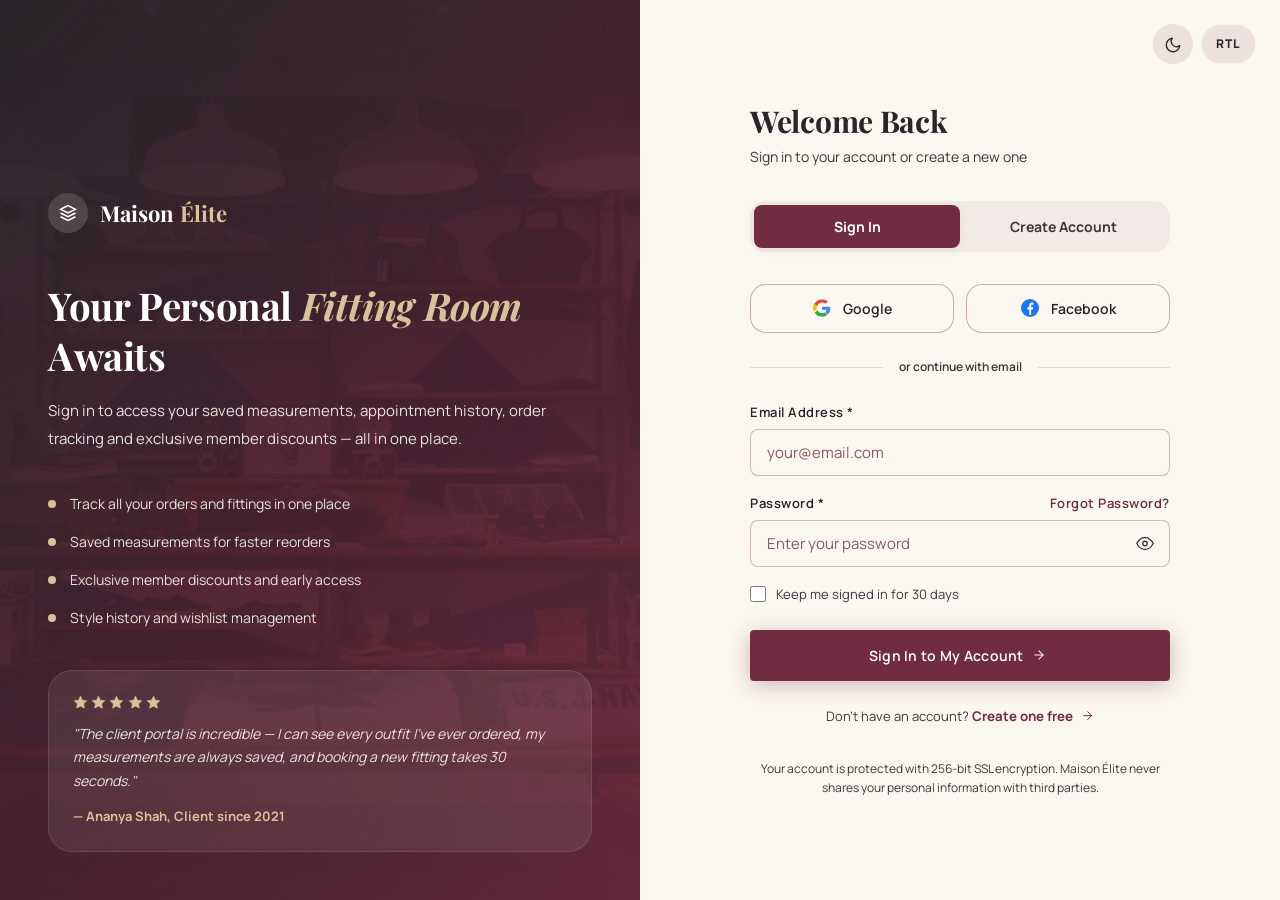
<file: login.html>
<!DOCTYPE html>
<html lang="en" data-theme="light">
<head>
<meta charset="UTF-8">
<meta name="viewport" content="width=device-width,initial-scale=1">
<meta name="description" content="Login or Register to Maison Élite – Access your appointments, saved measurements and order history. New clients can create an account easily.">
<title>Login | Maison Élite – My Account</title>
<link rel="stylesheet" href="assets/css/style.css">
<link rel="icon" type="image/svg+xml" href="assets/images/favicon.svg">
<link rel="apple-touch-icon" href="assets/images/favicon.svg">
<meta name="theme-color" content="#702D42">
<style>
  .auth-page {
    min-height: 100vh;
    display: grid;
    grid-template-columns: 1fr 1fr;
  }
  .auth-visual {
    position: relative;
    overflow: hidden;
    background: linear-gradient(135deg, var(--charcoal) 0%, var(--burgundy-dark) 50%, var(--burgundy) 100%);
    display: flex;
    flex-direction: column;
    justify-content: flex-end;
    padding: 3rem;
    min-height: 100vh;
  }
  .auth-visual img {
    position: absolute;
    inset: 0;
    width: 100%;
    height: 100%;
    object-fit: cover;
    opacity: 0.3;
    mix-blend-mode: overlay;
  }
  .auth-visual-content { position: relative; z-index: 1; }
  .auth-form-side {
    background: var(--ivory);
    display: flex;
    align-items: center;
    justify-content: center;
    padding: 3rem 2rem;
    overflow-y: auto;
  }
  .auth-form-wrap { width: 100%; max-width: 420px; }
  .auth-tabs { display: flex; background: rgba(112,45,66,0.06); border-radius: var(--radius-lg); padding: 4px; margin-bottom: 2rem; }
  .auth-tab { flex: 1; padding: .75rem; text-align: center; font-size: .875rem; font-weight: 700; border-radius: var(--radius-md); cursor: pointer; border: none; background: transparent; font-family: var(--font-sans); color: var(--charcoal-light); transition: all var(--duration-fast); }
  .auth-tab.active { background: var(--burgundy); color: white; box-shadow: var(--shadow-sm); }
  .auth-panel { display: none; }
  .auth-panel.active { display: block; }
  .or-divider { display: flex; align-items: center; gap: 1rem; margin: 1.5rem 0; }
  .or-divider::before, .or-divider::after { content: ''; flex: 1; height: 1px; background: rgba(112,45,66,0.15); }
  .or-divider span { font-size: .75rem; color: var(--charcoal-light); font-weight: 600; }
  .social-auth-btn { display: flex; align-items: center; justify-content: center; gap: .75rem; padding: .875rem; border: 1.5px solid rgba(112,45,66,0.15); border-radius: var(--radius-lg); font-size: .875rem; font-weight: 600; cursor: pointer; width: 100%; background: var(--ivory); font-family: var(--font-sans); transition: all var(--duration-fast); color: var(--charcoal); }
  .social-auth-btn:hover { background: rgba(112,45,66,0.04); border-color: var(--burgundy); }
  .password-toggle { position: absolute; right: 1rem; top: 50%; transform: translateY(-50%); background: none; border: none; cursor: pointer; color: var(--charcoal-light); font-size: .875rem; }
  .input-with-icon { position: relative; }
  .auth-logo { display: inline-flex; align-items: center; gap: .75rem; margin-bottom: 3rem; text-decoration: none; line-height: 1; }
  .auth-logo-icon { width: 40px; height: 40px; border-radius: 50%; background: rgba(250,246,240,0.15); display: inline-flex; align-items: center; justify-content: center; flex-shrink: 0; }
  .auth-logo-text { font-family: var(--font-serif); font-size: 1.375rem; font-weight: 700; color: white; line-height: 1; display: inline-flex; align-items: baseline; gap: .35rem; }
  .strength-bar { height: 4px; border-radius: 2px; background: rgba(112,45,66,0.1); margin-top: .5rem; overflow: hidden; }
  .strength-fill { height: 100%; border-radius: 2px; transition: width var(--duration-normal); }
  @media(max-width:768px) { .auth-page { grid-template-columns: 1fr; } .auth-visual { display: none; } }
</style>
</head>
<body>

<div style="position:fixed;top:1.5rem;right:1.5rem;z-index:100;display:flex;gap:.5rem">
  <button class="theme-toggle" aria-label="Toggle dark mode" style="background:rgba(112,45,66,.1);color:var(--charcoal)"><span id="theme-icon"><svg class="icon" viewBox="0 0 24 24" fill="none" stroke="currentColor" stroke-width="1.8" stroke-linecap="round" stroke-linejoin="round" aria-hidden="true"><path d="M21 12.8A9 9 0 1 1 11.2 3a7 7 0 0 0 9.8 9.8z"/></svg></span></button>
  <button class="rtl-toggle" aria-label="Switch to RTL (right-to-left)" data-label="RTL" style="background:rgba(112,45,66,.1);color:var(--charcoal)"><span class="rtl-text">RTL</span></button>
</div>

<div class="auth-page">
  <!-- VISUAL PANEL -->
  <div class="auth-visual">
    <img src="assets/images/boutique_store.jpg" alt="Maison Elite menswear boutique interior" loading="lazy">
    <div style="position:absolute;inset:0;background:linear-gradient(135deg,rgba(41,37,42,0.7),rgba(112,45,66,0.5))"></div>
    <div class="auth-visual-content">
      <a href="index.html" class="auth-logo" aria-label="Maison Élite — back to home">
        <span class="auth-logo-icon"><svg width="18" height="18" viewBox="0 0 24 24" fill="none" stroke="white" stroke-width="2"><path d="M12 2L2 7l10 5 10-5-10-5zM2 17l10 5 10-5M2 12l10 5 10-5"/></svg></span>
        <span class="auth-logo-text">Maison <span style="color:var(--champagne)">Élite</span></span>
      </a>
      <h2 style="font-family:var(--font-serif);font-size:clamp(1.75rem,3vw,2.75rem);font-weight:700;color:white;margin-bottom:1rem;line-height:1.3">Your Personal <em style="color:var(--champagne)">Fitting Room</em> Awaits</h2>
      <p style="font-size:.9375rem;color:rgba(250,246,240,.8);line-height:1.85;margin-bottom:2.5rem">Sign in to access your saved measurements, appointment history, order tracking and exclusive member discounts — all in one place.</p>
      <div style="display:flex;flex-direction:column;gap:.875rem;margin-bottom:2.5rem">
        <div style="display:flex;gap:.875rem;align-items:center"><div style="width:8px;height:8px;border-radius:50%;background:var(--champagne)"></div><div style="font-size:.875rem;color:rgba(250,246,240,.8)">Track all your orders and fittings in one place</div></div>
        <div style="display:flex;gap:.875rem;align-items:center"><div style="width:8px;height:8px;border-radius:50%;background:var(--champagne)"></div><div style="font-size:.875rem;color:rgba(250,246,240,.8)">Saved measurements for faster reorders</div></div>
        <div style="display:flex;gap:.875rem;align-items:center"><div style="width:8px;height:8px;border-radius:50%;background:var(--champagne)"></div><div style="font-size:.875rem;color:rgba(250,246,240,.8)">Exclusive member discounts and early access</div></div>
        <div style="display:flex;gap:.875rem;align-items:center"><div style="width:8px;height:8px;border-radius:50%;background:var(--champagne)"></div><div style="font-size:.875rem;color:rgba(250,246,240,.8)">Style history and wishlist management</div></div>
      </div>
      <div style="padding:1.5rem;background:rgba(250,246,240,.08);border-radius:var(--radius-xl);border:1px solid rgba(250,246,240,.1)">
        <div class="testimonial-stars" style="margin-bottom:.75rem"><span class="stars" role="img" aria-label="Rated 5 out of 5 stars"><svg class="icon" viewBox="0 0 24 24" fill="currentColor" stroke="currentColor" stroke-width="1" aria-hidden="true"><polygon points="12 2 15.09 8.26 22 9.27 17 14.14 18.18 21.02 12 17.77 5.82 21.02 7 14.14 2 9.27 8.91 8.26 12 2"/></svg><svg class="icon" viewBox="0 0 24 24" fill="currentColor" stroke="currentColor" stroke-width="1" aria-hidden="true"><polygon points="12 2 15.09 8.26 22 9.27 17 14.14 18.18 21.02 12 17.77 5.82 21.02 7 14.14 2 9.27 8.91 8.26 12 2"/></svg><svg class="icon" viewBox="0 0 24 24" fill="currentColor" stroke="currentColor" stroke-width="1" aria-hidden="true"><polygon points="12 2 15.09 8.26 22 9.27 17 14.14 18.18 21.02 12 17.77 5.82 21.02 7 14.14 2 9.27 8.91 8.26 12 2"/></svg><svg class="icon" viewBox="0 0 24 24" fill="currentColor" stroke="currentColor" stroke-width="1" aria-hidden="true"><polygon points="12 2 15.09 8.26 22 9.27 17 14.14 18.18 21.02 12 17.77 5.82 21.02 7 14.14 2 9.27 8.91 8.26 12 2"/></svg><svg class="icon" viewBox="0 0 24 24" fill="currentColor" stroke="currentColor" stroke-width="1" aria-hidden="true"><polygon points="12 2 15.09 8.26 22 9.27 17 14.14 18.18 21.02 12 17.77 5.82 21.02 7 14.14 2 9.27 8.91 8.26 12 2"/></svg></span></div>
        <p style="font-size:.875rem;color:rgba(250,246,240,.85);line-height:1.7;font-style:italic;margin-bottom:.75rem">"The client portal is incredible — I can see every outfit I've ever ordered, my measurements are always saved, and booking a new fitting takes 30 seconds."</p>
        <div style="font-weight:700;color:var(--champagne);font-size:.8125rem">— Ananya Shah, Client since 2021</div>
      </div>
    </div>
  </div>

  <!-- FORM PANEL -->
  <div class="auth-form-side">
    <div class="auth-form-wrap">
      <div style="margin-bottom:2rem">
        <h1 style="font-family:var(--font-serif);font-size:1.875rem;font-weight:700;color:var(--charcoal);margin-bottom:.375rem">Welcome Back</h1>
        <p style="font-size:.875rem;color:var(--charcoal-light)">Sign in to your account or create a new one</p>
      </div>

      <div class="auth-tabs">
        <button class="auth-tab active" id="loginTab" onclick="switchTab('login')">Sign In</button>
        <button class="auth-tab" id="registerTab" onclick="switchTab('register')">Create Account</button>
      </div>

      <!-- LOGIN PANEL -->
      <div class="auth-panel active" id="loginPanel">
        <div style="display:grid;grid-template-columns:1fr 1fr;gap:.75rem;margin-bottom:1rem">
          <button type="button" class="social-auth-btn" onclick="handleSocialAuth('Google')"><span><svg class="icon" viewBox="0 0 48 48" aria-hidden="true"><path fill="#EA4335" d="M24 9.5c3.5 0 6.6 1.2 9 3.2l6.5-6.5C35.5 2.7 30 1 24 1 14.6 1 6.4 6.4 2.7 14.1l7.7 6c1.9-5.7 7-10.6 13.6-10.6z"/><path fill="#4285F4" d="M46.1 24.6c0-1.6-.1-2.8-.4-4H24v8.1h12.6c-.5 2.7-2.1 4.9-4.4 6.4l7.6 5.9c4.5-4.1 6.3-10.1 6.3-16.4z"/><path fill="#FBBC05" d="M10.4 28.2c-.6-1.7-.9-3.5-.9-5.2s.3-3.5.9-5.2l-7.7-6C1 15.2 0 19.4 0 23s1 7.8 2.7 11.2l7.7-6z"/><path fill="#34A853" d="M24 47c6 0 11-2 14.6-5.3l-7.6-5.9c-2.1 1.4-4.8 2.2-7 2.2-5.4 0-10-3.4-11.6-8.2l-7.7 6C6.4 41.6 14.6 47 24 47z"/></svg></span> Google</button>
          <button type="button" class="social-auth-btn" onclick="handleSocialAuth('Facebook')"><span><svg class="icon" viewBox="0 0 24 24" aria-hidden="true"><circle cx="12" cy="12" r="12" fill="#1877F2"/><path fill="#fff" d="M13.5 21v-7h2.4l.4-3h-2.8V9.1c0-.9.3-1.5 1.6-1.5h1.3V4.9c-.3 0-1.1-.1-2-.1-2 0-3.4 1.2-3.4 3.5V11H8.5v3H11v7h2.5z"/></svg></span> Facebook</button>
        </div>
        <div class="or-divider"><span>or continue with email</span></div>
        <form id="loginForm" novalidate>
          <div class="form-group">
            <label class="form-label">Email Address *</label>
            <input type="email" class="form-control" placeholder="your@email.com" required autocomplete="email">
            <div class="form-error">Please enter a valid email</div>
          </div>
          <div class="form-group">
            <label class="form-label" style="display:flex;justify-content:space-between"><span>Password *</span><a href="#" style="font-size:.8125rem;color:var(--burgundy)">Forgot Password?</a></label>
            <div class="input-with-icon">
              <input type="password" id="loginPassword" class="form-control" placeholder="Enter your password" required autocomplete="current-password">
              <button type="button" class="password-toggle" onclick="togglePass('loginPassword',this)"><svg class="icon" viewBox="0 0 24 24" fill="none" stroke="currentColor" stroke-width="1.8" stroke-linecap="round" stroke-linejoin="round" aria-hidden="true"><path d="M1 12s4-8 11-8 11 8 11 8-4 8-11 8-11-8-11-8z"/><circle cx="12" cy="12" r="3"/></svg></button>
            </div>
            <div class="form-error">Password is required</div>
          </div>
          <div style="display:flex;align-items:center;gap:.625rem;margin-bottom:1.5rem">
            <input type="checkbox" id="remember" style="width:16px;height:16px;accent-color:var(--burgundy)">
            <label for="remember" style="font-size:.8125rem;color:var(--charcoal-light);cursor:pointer">Keep me signed in for 30 days</label>
          </div>
          <button type="submit" class="btn btn-primary" style="width:100%;justify-content:center;padding:1rem">Sign In to My Account <svg class="icon icon-arrow" viewBox="0 0 24 24" fill="none" stroke="currentColor" stroke-width="1.8" stroke-linecap="round" stroke-linejoin="round" aria-hidden="true"><line x1="5" y1="12" x2="19" y2="12"/><polyline points="12 5 19 12 12 19"/></svg></button>
        </form>
        <p style="text-align:center;font-size:.8125rem;color:var(--charcoal-light);margin-top:1.5rem">Don't have an account? <button onclick="switchTab('register')" style="background:none;border:none;color:var(--burgundy);font-weight:700;cursor:pointer;font-family:inherit">Create one free <svg class="icon icon-arrow" viewBox="0 0 24 24" fill="none" stroke="currentColor" stroke-width="1.8" stroke-linecap="round" stroke-linejoin="round" aria-hidden="true"><line x1="5" y1="12" x2="19" y2="12"/><polyline points="12 5 19 12 12 19"/></svg></button></p>
      </div>

      <!-- REGISTER PANEL -->
      <div class="auth-panel" id="registerPanel">
        <div style="display:grid;grid-template-columns:1fr 1fr;gap:.75rem;margin-bottom:1rem">
          <button type="button" class="social-auth-btn" onclick="handleSocialAuth('Google')"><span><svg class="icon" viewBox="0 0 48 48" aria-hidden="true"><path fill="#EA4335" d="M24 9.5c3.5 0 6.6 1.2 9 3.2l6.5-6.5C35.5 2.7 30 1 24 1 14.6 1 6.4 6.4 2.7 14.1l7.7 6c1.9-5.7 7-10.6 13.6-10.6z"/><path fill="#4285F4" d="M46.1 24.6c0-1.6-.1-2.8-.4-4H24v8.1h12.6c-.5 2.7-2.1 4.9-4.4 6.4l7.6 5.9c4.5-4.1 6.3-10.1 6.3-16.4z"/><path fill="#FBBC05" d="M10.4 28.2c-.6-1.7-.9-3.5-.9-5.2s.3-3.5.9-5.2l-7.7-6C1 15.2 0 19.4 0 23s1 7.8 2.7 11.2l7.7-6z"/><path fill="#34A853" d="M24 47c6 0 11-2 14.6-5.3l-7.6-5.9c-2.1 1.4-4.8 2.2-7 2.2-5.4 0-10-3.4-11.6-8.2l-7.7 6C6.4 41.6 14.6 47 24 47z"/></svg></span> Google</button>
          <button type="button" class="social-auth-btn" onclick="handleSocialAuth('Facebook')"><span><svg class="icon" viewBox="0 0 24 24" aria-hidden="true"><circle cx="12" cy="12" r="12" fill="#1877F2"/><path fill="#fff" d="M13.5 21v-7h2.4l.4-3h-2.8V9.1c0-.9.3-1.5 1.6-1.5h1.3V4.9c-.3 0-1.1-.1-2-.1-2 0-3.4 1.2-3.4 3.5V11H8.5v3H11v7h2.5z"/></svg></span> Facebook</button>
        </div>
        <div class="or-divider"><span>or create with email</span></div>
        <form id="registerForm" novalidate>
          <div style="display:grid;grid-template-columns:1fr 1fr;gap:.75rem">
            <div class="form-group">
              <label class="form-label">First Name *</label>
              <input type="text" class="form-control" placeholder="First name" required autocomplete="given-name">
            </div>
            <div class="form-group">
              <label class="form-label">Last Name *</label>
              <input type="text" class="form-control" placeholder="Last name" required autocomplete="family-name">
            </div>
          </div>
          <div class="form-group">
            <label class="form-label">Email Address *</label>
            <input type="email" class="form-control" placeholder="your@email.com" required autocomplete="email">
            <div class="form-error">Please enter a valid email</div>
          </div>
          <div class="form-group">
            <label class="form-label">Phone Number</label>
            <input type="tel" class="form-control" placeholder="+91 98765 43210" autocomplete="tel">
          </div>
          <div class="form-group">
            <label class="form-label">Password *</label>
            <div class="input-with-icon">
              <input type="password" id="regPassword" class="form-control" placeholder="Min. 8 characters" required oninput="updateStrength(this.value)" autocomplete="new-password">
              <button type="button" class="password-toggle" onclick="togglePass('regPassword',this)"><svg class="icon" viewBox="0 0 24 24" fill="none" stroke="currentColor" stroke-width="1.8" stroke-linecap="round" stroke-linejoin="round" aria-hidden="true"><path d="M1 12s4-8 11-8 11 8 11 8-4 8-11 8-11-8-11-8z"/><circle cx="12" cy="12" r="3"/></svg></button>
            </div>
            <div class="strength-bar"><div class="strength-fill" id="strengthFill" style="width:0;background:var(--burgundy)"></div></div>
            <div style="font-size:.75rem;color:var(--charcoal-light);margin-top:.25rem" id="strengthLabel">Enter a password</div>
          </div>
          <div class="form-group" style="display:flex;align-items:flex-start;gap:.625rem">
            <input type="checkbox" id="terms" style="width:16px;height:16px;accent-color:var(--burgundy);margin-top:3px;flex-shrink:0" required>
            <label for="terms" style="font-size:.8125rem;color:var(--charcoal-light);cursor:pointer">I agree to the <a href="#" style="color:var(--burgundy)">Terms of Service</a> and <a href="#" style="color:var(--burgundy)">Privacy Policy</a> of Maison Élite.</label>
          </div>
          <button type="submit" class="btn btn-primary" style="width:100%;justify-content:center;padding:1rem">Create My Account <svg class="icon icon-arrow" viewBox="0 0 24 24" fill="none" stroke="currentColor" stroke-width="1.8" stroke-linecap="round" stroke-linejoin="round" aria-hidden="true"><line x1="5" y1="12" x2="19" y2="12"/><polyline points="12 5 19 12 12 19"/></svg></button>
        </form>
        <p style="text-align:center;font-size:.8125rem;color:var(--charcoal-light);margin-top:1.5rem">Already have an account? <button onclick="switchTab('login')" style="background:none;border:none;color:var(--burgundy);font-weight:700;cursor:pointer;font-family:inherit">Sign in <svg class="icon icon-arrow" viewBox="0 0 24 24" fill="none" stroke="currentColor" stroke-width="1.8" stroke-linecap="round" stroke-linejoin="round" aria-hidden="true"><line x1="5" y1="12" x2="19" y2="12"/><polyline points="12 5 19 12 12 19"/></svg></button></p>
      </div>

      <p style="text-align:center;font-size:.75rem;color:var(--charcoal-light);margin-top:2rem;line-height:1.6">Your account is protected with 256-bit SSL encryption. Maison Élite never shares your personal information with third parties.</p>
    </div>
  </div>
</div>

<div class="toast" role="alert"></div>
<script src="assets/js/main.js"></script>
<script>
  function switchTab(tab) {
    document.getElementById('loginTab').classList.toggle('active', tab === 'login');
    document.getElementById('registerTab').classList.toggle('active', tab === 'register');
    document.getElementById('loginPanel').classList.toggle('active', tab === 'login');
    document.getElementById('registerPanel').classList.toggle('active', tab === 'register');
  }
  const ICON_EYE = '<svg class="icon" viewBox="0 0 24 24" fill="none" stroke="currentColor" stroke-width="1.8" stroke-linecap="round" stroke-linejoin="round" aria-hidden="true"><path d="M1 12s4-8 11-8 11 8 11 8-4 8-11 8-11-8-11-8z"/><circle cx="12" cy="12" r="3"/></svg>';
  const ICON_EYE_OFF = '<svg class="icon" viewBox="0 0 24 24" fill="none" stroke="currentColor" stroke-width="1.8" stroke-linecap="round" stroke-linejoin="round" aria-hidden="true"><path d="M17.94 17.94A10.07 10.07 0 0 1 12 20c-7 0-11-8-11-8a18.45 18.45 0 0 1 5.06-5.94"/><path d="M9.9 4.24A9.12 9.12 0 0 1 12 4c7 0 11 8 11 8a18.5 18.5 0 0 1-2.16 3.19"/><path d="M14.12 14.12a3 3 0 1 1-4.24-4.24"/><line x1="1" y1="1" x2="23" y2="23"/></svg>';
  function togglePass(id, btn) {
    const input = document.getElementById(id);
    if (input.type === 'password') { input.type = 'text'; btn.innerHTML = ICON_EYE_OFF; }
    else { input.type = 'password'; btn.innerHTML = ICON_EYE; }
  }
  function updateStrength(val) {
    let score = 0;
    if (val.length >= 8) score++;
    if (/[A-Z]/.test(val)) score++;
    if (/[0-9]/.test(val)) score++;
    if (/[^A-Za-z0-9]/.test(val)) score++;
    const fill = document.getElementById('strengthFill');
    const label = document.getElementById('strengthLabel');
    const pct = ['0%','25%','50%','75%','100%'][score];
    const colours = ['','#e53e3e','#ed8936','#48bb78','#38a169'];
    const labels = ['Enter a password','Weak','Fair','Good','Strong'];
    fill.style.width = pct;
    fill.style.background = colours[score];
    label.textContent = labels[score];
    label.style.color = colours[score] || 'var(--charcoal-light)';
  }
  var HOME_URL = 'index.html';
  function goHome(msg) {
    if (typeof showToast === 'function' && msg) showToast(msg, 'success');
    setTimeout(function(){ window.location.href = HOME_URL; }, 900);
  }
  function handleSocialAuth(provider) {
    goHome(provider + ' sign-in successful! Taking you home…');
  }
  function wireAuthForm(id, successMsg) {
    var form = document.getElementById(id);
    if (!form) return;
    form.addEventListener('submit', function(e) {
      e.preventDefault();
      var valid = true;
      form.querySelectorAll('[required]').forEach(function(field) {
        var err = field.closest('.form-group') ? field.closest('.form-group').querySelector('.form-error') : null;
        var empty = !field.value || !field.value.trim();
        var badEmail = field.type === 'email' && field.value && !/^[^\s@]+@[^\s@]+\.[^\s@]+$/.test(field.value);
        if ((field.type === 'checkbox' && !field.checked) || empty || badEmail) {
          valid = false;
          field.classList.add('is-invalid');
          if (err) err.classList.add('visible');
        } else {
          field.classList.remove('is-invalid');
          if (err) err.classList.remove('visible');
        }
      });
      if (!valid) return;
      form.reset();
      goHome(successMsg);
    });
  }
  wireAuthForm('loginForm', 'Welcome back! Taking you home…');
  wireAuthForm('registerForm', 'Account created! Taking you home…');
</script>
</body>
</html>
</file>
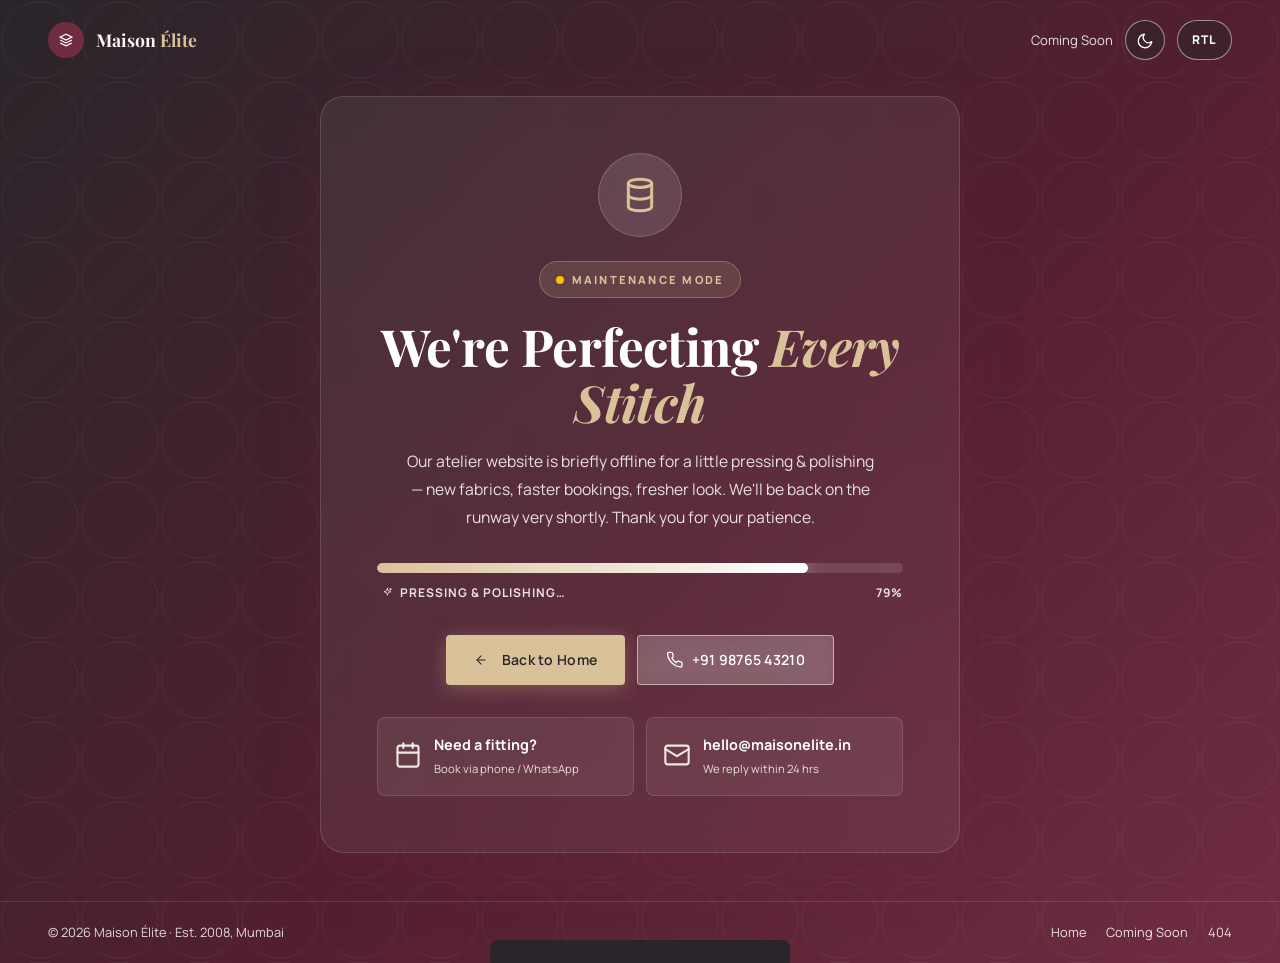
<file: maintenance.html>
<!DOCTYPE html>
<html lang="en" data-theme="light">
<head>
<meta charset="UTF-8">
<meta name="viewport" content="width=device-width,initial-scale=1">
<meta name="description" content="Maison Élite – Temporarily under maintenance. We're perfecting every stitch and will be back shortly.">
<meta name="robots" content="noindex">
<title>Under Maintenance | Maison Élite</title>
<link rel="stylesheet" href="assets/css/style.css">
<link rel="icon" type="image/svg+xml" href="assets/images/favicon.svg">
<link rel="apple-touch-icon" href="assets/images/favicon.svg">
<meta name="theme-color" content="#702D42">
<style>
.mt-page{min-height:100vh;display:flex;flex-direction:column;background:linear-gradient(135deg,var(--charcoal) 0%,var(--burgundy-dark) 55%,var(--burgundy) 100%);position:relative;overflow:hidden;color:#FAF6F0}
.mt-page::before{content:'';position:absolute;inset:0;background:url("data:image/svg+xml,%3Csvg width='80' height='80' xmlns='http://www.w3.org/2000/svg'%3E%3Ccircle cx='40' cy='40' r='38' fill='none' stroke='rgba(250,246,240,0.05)' stroke-width='1'/%3E%3C/svg%3E") repeat;background-size:80px}
.mt-page::after{content:'';position:absolute;font-family:var(--font-serif);font-size:clamp(14rem,28vw,26rem);line-height:1;color:rgba(250,246,240,0.04);left:-1rem;bottom:-5rem;transform:rotate(18deg);pointer-events:none}
.mt-top{position:relative;z-index:10;display:flex;align-items:center;justify-content:space-between;padding:1.25rem clamp(1.25rem,4vw,3rem)}
.mt-brand{display:flex;align-items:center;gap:.75rem;text-decoration:none}
.mt-brand-name{font-family:var(--font-serif);font-size:1.1rem;font-weight:700;color:#FAF6F0}
.mt-brand-name span{color:var(--champagne)}
.mt-main{position:relative;z-index:1;flex:1;display:flex;align-items:center;justify-content:center;padding:1rem clamp(1.25rem,4vw,3rem) 3rem}
.mt-card{width:100%;max-width:640px;text-align:center;background:rgba(250,246,240,0.06);border:1px solid rgba(250,246,240,0.14);backdrop-filter:blur(14px);-webkit-backdrop-filter:blur(14px);border-radius:var(--radius-xl);padding:clamp(2rem,5vw,3.5rem);box-shadow:var(--shadow-xl)}
.mt-icon{width:84px;height:84px;margin:0 auto 1.5rem;border-radius:50%;background:rgba(250,246,240,.12);border:1px solid rgba(250,246,240,.2);display:flex;align-items:center;justify-content:center;font-size:2.5rem;animation:float 3s ease-in-out infinite}
@keyframes float{0%,100%{transform:translateY(0)}50%{transform:translateY(-12px)}}
.mt-badge{display:inline-flex;align-items:center;gap:.5rem;font-size:.7rem;font-weight:800;letter-spacing:.2em;text-transform:uppercase;color:var(--champagne);background:rgba(232,201,164,.12);border:1px solid rgba(232,201,164,.3);padding:.5rem 1rem;border-radius:var(--radius-pill);margin-bottom:1.25rem}
.mt-badge .dot{width:8px;height:8px;border-radius:50%;background:#ffc107;box-shadow:0 0 0 0 rgba(255,193,7,.5);animation:pulseY 1.8s infinite}
@keyframes pulseY{0%{box-shadow:0 0 0 0 rgba(255,193,7,.5)}70%{box-shadow:0 0 0 8px rgba(255,193,7,0)}100%{box-shadow:0 0 0 0 rgba(255,193,7,0)}}
.mt-title{font-family:var(--font-serif);font-size:clamp(2rem,5vw,3.2rem);font-weight:700;line-height:1.1;color:#fff;margin-bottom:1rem}
.mt-title em{font-style:italic;color:var(--champagne)}
.mt-desc{font-size:.98rem;line-height:1.8;color:rgba(250,246,240,.78);max-width:480px;margin:0 auto 2rem}
.mt-progress{background:rgba(250,246,240,.12);border-radius:100px;height:10px;overflow:hidden;margin-bottom:.6rem;position:relative}
.mt-progress-fill{height:100%;width:0;border-radius:100px;background:linear-gradient(90deg,var(--champagne),#fff);transition:width 1.4s ease;box-shadow:0 0 16px rgba(232,201,164,.6)}
.mt-progress-meta{display:flex;justify-content:space-between;font-size:.75rem;font-weight:700;letter-spacing:.08em;text-transform:uppercase;color:rgba(250,246,240,.82);margin-bottom:2rem}
.mt-actions{display:flex;gap:.75rem;justify-content:center;flex-wrap:wrap;margin-bottom:2rem}
.mt-contact{display:grid;grid-template-columns:1fr 1fr;gap:.75rem;text-align:left}
.mt-contact-item{display:flex;align-items:center;gap:.75rem;background:rgba(250,246,240,.07);border:1px solid rgba(250,246,240,.12);border-radius:var(--radius-md);padding:.9rem 1rem;font-size:.85rem;color:rgba(250,246,240,.85);text-decoration:none;transition:all var(--duration-fast)}
.mt-contact-item:hover{background:rgba(250,246,240,.14);transform:translateY(-2px)}
.mt-contact-item strong{display:block;font-size:.9rem;color:#fff}
.mt-contact-item small{color:rgba(250,246,240,.8)}
.mt-footer{position:relative;z-index:1;display:flex;align-items:center;justify-content:space-between;gap:1rem;flex-wrap:wrap;padding:1.25rem clamp(1.25rem,4vw,3rem);border-top:1px solid rgba(250,246,240,.12);font-size:.8rem;color:rgba(250,246,240,.74)}
.mt-footer a{color:rgba(250,246,240,.8);text-decoration:none}
.mt-footer a:hover{color:var(--champagne)}
@media(max-width:576px){.mt-contact{grid-template-columns:1fr}.mt-actions .btn{width:100%;justify-content:center}}
</style>
</head>
<body>

<div class="mt-page">
  <header class="mt-top">
    <a href="index.html" class="mt-brand">
      <div class="navbar-logo-icon"><svg width="14" height="14" viewBox="0 0 24 24" fill="none" stroke="white" stroke-width="2"><path d="M12 2L2 7l10 5 10-5-10-5zM2 17l10 5 10-5M2 12l10 5 10-5"/></svg></div>
      <div class="mt-brand-name">Maison <span>Élite</span></div>
    </a>
    <div style="display:flex;gap:.75rem;align-items:center">
      <a href="coming-soon.html" style="color:rgba(250,246,240,.7);font-size:.82rem;text-decoration:none">Coming Soon</a>
      <button class="theme-toggle" aria-label="Toggle dark mode" style="background:rgba(41,37,42,0.5);color:#fff;border:1px solid rgba(255,255,255,0.5)"><span id="theme-icon"><svg class="icon" viewBox="0 0 24 24" fill="none" stroke="currentColor" stroke-width="1.8" stroke-linecap="round" stroke-linejoin="round" aria-hidden="true"><path d="M21 12.8A9 9 0 1 1 11.2 3a7 7 0 0 0 9.8 9.8z"/></svg></span></button>
      <button class="rtl-toggle" aria-label="Switch to RTL (right-to-left)" data-label="RTL"><span class="rtl-text">RTL</span></button>
    </div>
  </header>

  <main class="mt-main">
    <div class="mt-card">
      <div class="mt-icon"><svg class="icon" viewBox="0 0 24 24" fill="none" stroke="currentColor" stroke-width="1.8" stroke-linecap="round" stroke-linejoin="round" aria-hidden="true"><ellipse cx="12" cy="5" rx="7" ry="2.5"/><path d="M5 5v14c0 1.4 3.1 2.5 7 2.5s7-1.1 7-2.5V5"/><path d="M5 12c0 1.4 3.1 2.5 7 2.5s7-1.1 7-2.5"/></svg></div>
      <div class="mt-badge"><span class="dot"></span> Maintenance Mode</div>
      <h1 class="mt-title">We're Perfecting <em>Every Stitch</em></h1>
      <p class="mt-desc">Our atelier website is briefly offline for a little pressing &amp; polishing — new fabrics, faster bookings, fresher look. We'll be back on the runway very shortly. Thank you for your patience.</p>

      <div class="mt-progress"><div class="mt-progress-fill" id="mtBar"></div></div>
      <div class="mt-progress-meta"><span><svg class="icon" style="width:.9em;height:.9em;vertical-align:-0.1em;margin:0 .3rem" viewBox="0 0 24 24" fill="none" stroke="currentColor" stroke-width="1.8" stroke-linecap="round" stroke-linejoin="round" aria-hidden="true"><path d="M12 3l1.9 5.7 5.7 1.9-5.7 1.9L12 18.2l-1.9-5.7L4.4 10.6l5.7-1.9L12 3z"/><path d="M19 3v4M17 5h4"/></svg> Pressing &amp; polishing…</span><span id="mtPct">0%</span></div>

      <div class="mt-actions">
        <a href="index.html" class="btn btn-champagne"><svg class="icon icon-arrow" viewBox="0 0 24 24" fill="none" stroke="currentColor" stroke-width="1.8" stroke-linecap="round" stroke-linejoin="round" aria-hidden="true"><line x1="19" y1="12" x2="5" y2="12"/><polyline points="12 19 5 12 12 5"/></svg> Back to Home</a>
        <a href="tel:+919876543210" class="btn btn-light"><svg class="icon" viewBox="0 0 24 24" fill="none" stroke="currentColor" stroke-width="1.8" stroke-linecap="round" stroke-linejoin="round" aria-hidden="true"><path d="M22 16.9v3a2 2 0 0 1-2.2 2 19.8 19.8 0 0 1-8.6-3.1 19.5 19.5 0 0 1-6-6A19.8 19.8 0 0 1 2.1 4.2 2 2 0 0 1 4.1 2h3a2 2 0 0 1 2 1.7c.13.96.36 1.9.7 2.8a2 2 0 0 1-.45 2.1L8.1 9.9a16 16 0 0 0 6 6l1.3-1.3a2 2 0 0 1 2.1-.45c.9.34 1.84.57 2.8.7A2 2 0 0 1 22 16.9z"/></svg> +91 98765 43210</a>
      </div>

      <div class="mt-contact">
        <a href="contact.html" class="mt-contact-item">
          <span style="font-size:1.4rem"><svg class="icon" viewBox="0 0 24 24" fill="none" stroke="currentColor" stroke-width="1.8" stroke-linecap="round" stroke-linejoin="round" aria-hidden="true"><rect x="3" y="4" width="18" height="18" rx="2"/><line x1="16" y1="2" x2="16" y2="6"/><line x1="8" y1="2" x2="8" y2="6"/><line x1="3" y1="10" x2="21" y2="10"/></svg></span>
          <span><strong>Need a fitting?</strong><small>Book via phone / WhatsApp</small></span>
        </a>
        <a href="mailto:hello@maisonelite.in" class="mt-contact-item">
          <span style="font-size:1.4rem"><svg class="icon" viewBox="0 0 24 24" fill="none" stroke="currentColor" stroke-width="1.8" stroke-linecap="round" stroke-linejoin="round" aria-hidden="true"><rect x="2" y="4" width="20" height="16" rx="2"/><path d="m22 7-10 6L2 7"/></svg></span>
          <span><strong>hello@maisonelite.in</strong><small>We reply within 24 hrs</small></span>
        </a>
      </div>
    </div>
  </main>

  <footer class="mt-footer">
    <span>© 2026 Maison Élite · Est. 2008, Mumbai</span>
    <span style="display:flex;gap:1.25rem">
      <a href="index.html">Home</a>
      <a href="coming-soon.html">Coming Soon</a>
      <a href="404.html">404</a>
    </span>
  </footer>
</div>

<div class="toast" role="alert"></div>
<script src="assets/js/main.js"></script>
<script>
(function(){
  var bar = document.getElementById('mtBar'), pct = document.getElementById('mtPct');
  if(!bar) return;
  var p = 0, target = 82;
  requestAnimationFrame(function(){ bar.style.width = target + '%'; });
  var t = setInterval(function(){
    p = Math.min(p + Math.ceil((target - p) / 8) + 1, target);
    if(pct) pct.textContent = p + '%';
    if(p >= target) clearInterval(t);
  }, 90);
})();
</script>
</body>
</html>
</file>
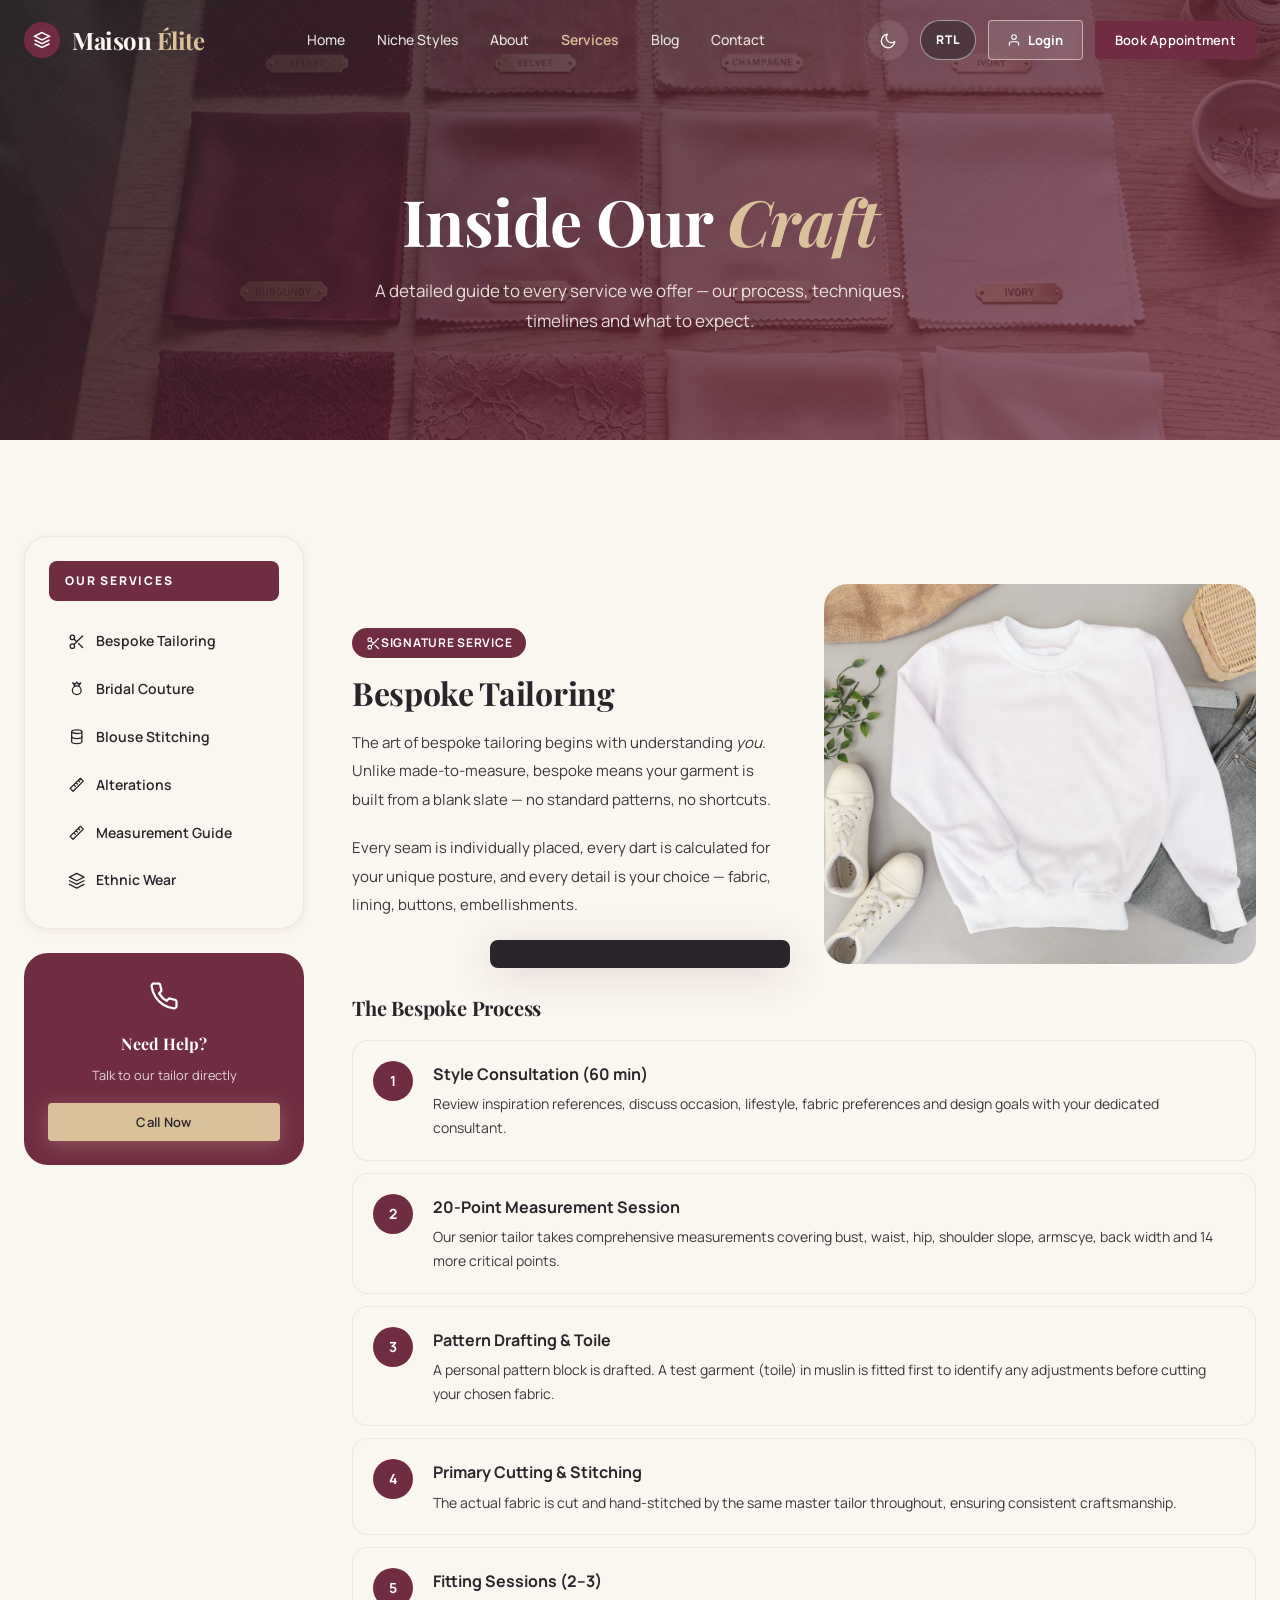
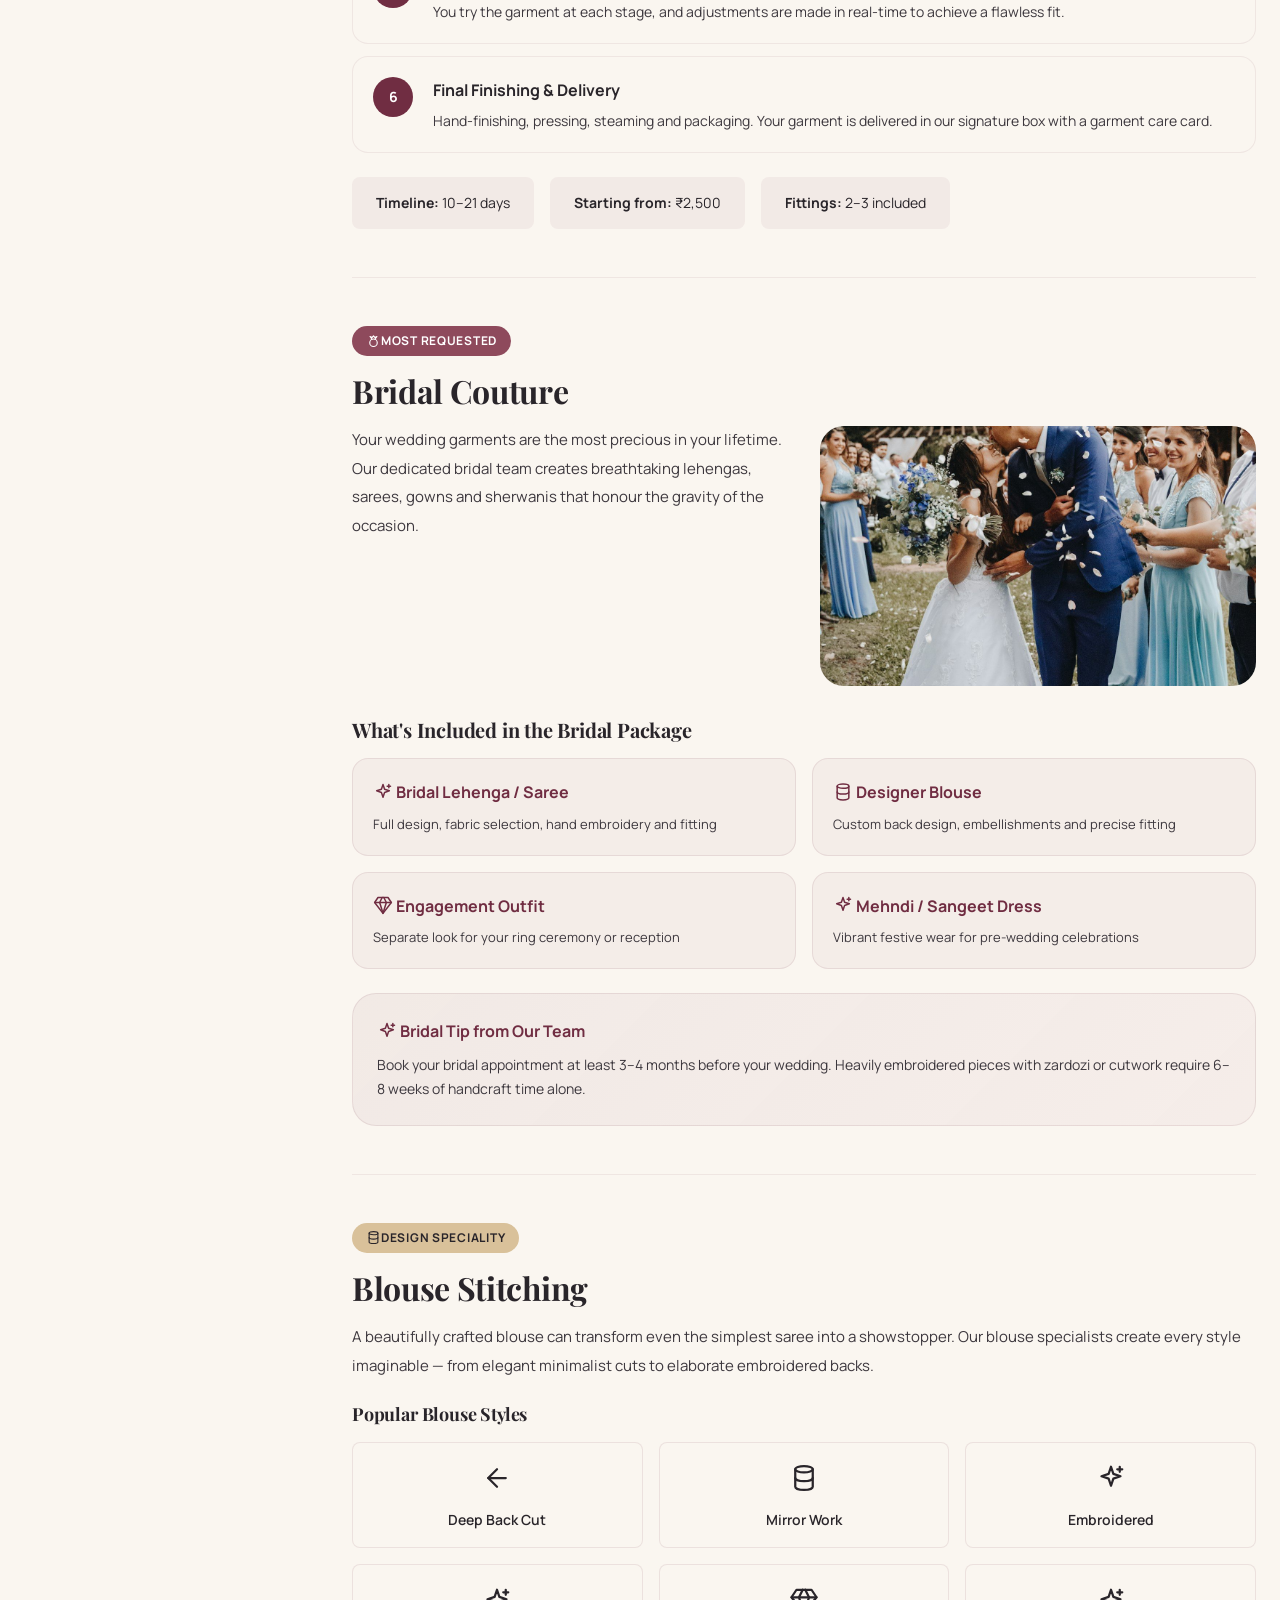
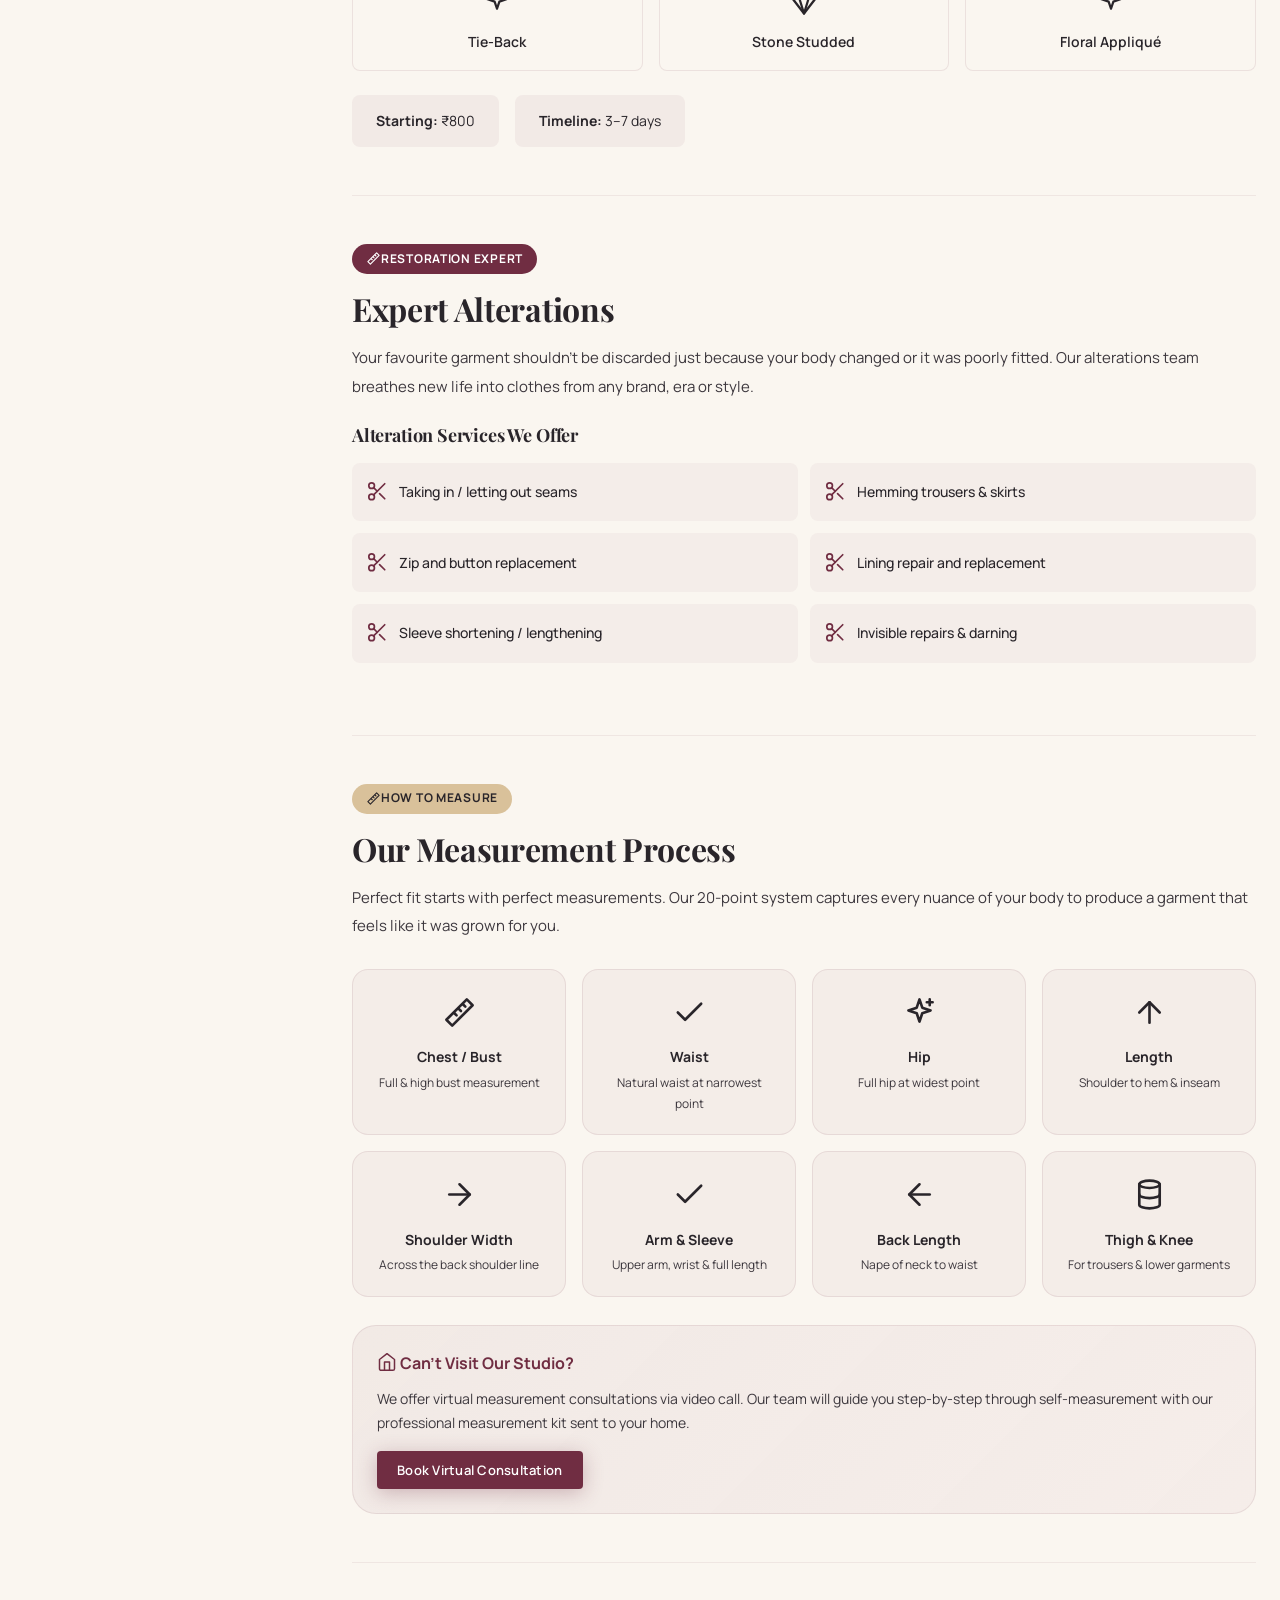
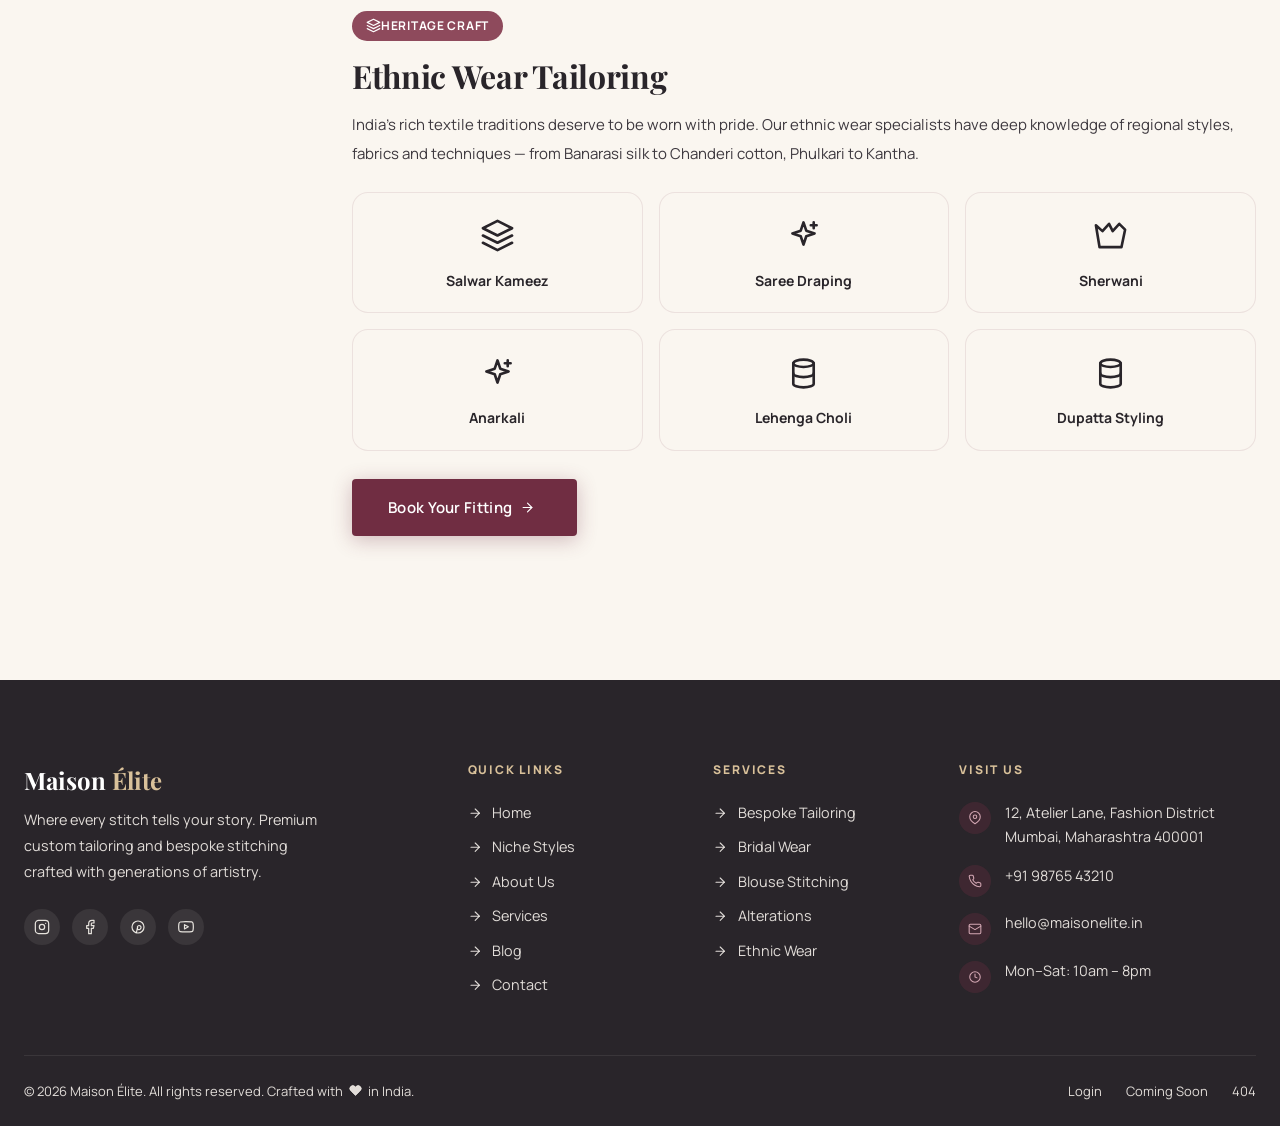
<file: service-detail.html>
<!DOCTYPE html>
<html lang="en" data-theme="light">
<head>
<meta charset="UTF-8">
<meta name="viewport" content="width=device-width,initial-scale=1">
<meta name="description" content="Bespoke Tailoring Service Details – Complete guide to Maison Élite's custom fitting, alterations, blouse stitching and measurement process.">
<title>Service Details | Maison Élite – Bespoke Tailoring Process</title>
<link rel="stylesheet" href="assets/css/style.css">
<link rel="icon" type="image/svg+xml" href="assets/images/favicon.svg">
<link rel="apple-touch-icon" href="assets/images/favicon.svg">
<meta name="theme-color" content="#702D42">
<style>
  .detail-sidebar {
    position: sticky;
    top: calc(var(--navbar-height) + 1.5rem);
  }
  .service-nav {
    background: var(--ivory);
    border-radius: var(--radius-xl);
    padding: 1.5rem;
    border: 1px solid rgba(112,45,66,0.08);
    box-shadow: var(--shadow-sm);
  }
  .service-nav-title {
    font-size: .75rem;
    font-weight: 800;
    letter-spacing: .15em;
    text-transform: uppercase;
    color: var(--champagne);
    background: var(--burgundy);
    padding: .625rem 1rem;
    border-radius: var(--radius-md);
    margin-bottom: 1rem;
  }
  .service-nav-link {
    display: flex;
    align-items: center;
    gap: .625rem;
    padding: .75rem 1rem;
    font-size: .875rem;
    font-weight: 600;
    color: var(--charcoal);
    border-radius: var(--radius-md);
    transition: all var(--duration-fast);
    border-left: 3px solid transparent;
  }
  .service-nav-link:hover, .service-nav-link.active {
    background: rgba(112,45,66,0.06);
    color: var(--burgundy);
    border-left-color: var(--burgundy);
  }
  .service-detail-section {
    scroll-margin-top: 100px;
    padding: 3rem 0;
    border-bottom: 1px solid rgba(112,45,66,0.08);
  }
  .service-detail-section:last-child { border-bottom: none; }
  .detail-img {
    border-radius: var(--radius-xl);
    overflow: hidden;
    height: 380px;
  }
  .detail-img img { width:100%;height:100%;object-fit:cover; }
  .step-card {
    display: flex;
    gap: 1.25rem;
    padding: 1.25rem;
    border-radius: var(--radius-lg);
    background: var(--ivory);
    border: 1px solid rgba(112,45,66,0.08);
    transition: all var(--duration-fast);
    margin-bottom: .75rem;
  }
  .step-card:hover { box-shadow: var(--shadow-md); transform: translateX(4px); }
  .step-num {
    width: 40px;
    height: 40px;
    border-radius: 50%;
    background: var(--burgundy);
    color: white;
    display: flex;
    align-items: center;
    justify-content: center;
    font-weight: 700;
    font-size: .875rem;
    flex-shrink: 0;
  }
  .measure-grid {
    display: grid;
    grid-template-columns: repeat(4, 1fr);
    gap: 1rem;
  }
  .measure-item {
    text-align: center;
    padding: 1.25rem;
    border-radius: var(--radius-lg);
    background: rgba(112,45,66,0.04);
    border: 1px solid rgba(112,45,66,0.1);
  }
  .measure-icon { font-size: 1.75rem; margin-bottom: .5rem; }
  @media(max-width:991px) {
    .detail-layout { grid-template-columns: 1fr !important; }
    .detail-sidebar { position: static; }
    .measure-grid { grid-template-columns: repeat(2,1fr); }
  }
  @media(max-width:576px) { .measure-grid { grid-template-columns: repeat(2,1fr); } }
</style>
</head>
<body>

<nav class="navbar" id="mainNav">
  <div class="container">
    <a href="index.html" class="navbar-brand">
      <div class="navbar-logo-icon"><svg width="18" height="18" viewBox="0 0 24 24" fill="none" stroke="white" stroke-width="2"><path d="M12 2L2 7l10 5 10-5-10-5zM2 17l10 5 10-5M2 12l10 5 10-5"/></svg></div>
      <div class="navbar-logo">Maison <span>Élite</span></div>
    </a>
    <ul class="navbar-nav">
      <li><a href="index.html" class="nav-link">Home</a></li>
      <li><a href="home2.html" class="nav-link">Niche Styles</a></li>
      <li><a href="about.html" class="nav-link">About</a></li>
      <li><a href="services.html" class="nav-link active">Services</a></li>
      <li><a href="blog.html" class="nav-link">Blog</a></li>
      <li><a href="contact.html" class="nav-link">Contact</a></li>
    </ul>
    <div class="navbar-actions">
      <button class="theme-toggle" aria-label="Toggle dark mode"><span id="theme-icon"><svg class="icon" viewBox="0 0 24 24" fill="none" stroke="currentColor" stroke-width="1.8" stroke-linecap="round" stroke-linejoin="round" aria-hidden="true"><path d="M21 12.8A9 9 0 1 1 11.2 3a7 7 0 0 0 9.8 9.8z"/></svg></span></button>
      <button class="rtl-toggle" aria-label="Switch to RTL (right-to-left)" data-label="RTL"><span class="rtl-text">RTL</span></button>
      <a href="login.html" class="nav-login"><svg class="icon" viewBox="0 0 24 24" fill="none" stroke="currentColor" stroke-width="1.8" stroke-linecap="round" stroke-linejoin="round" aria-hidden="true"><path d="M20 21v-2a4 4 0 0 0-4-4H8a4 4 0 0 0-4 4v2"/><circle cx="12" cy="7" r="4"/></svg>Login</a>
      <a href="contact.html" class="btn btn-primary btn-sm">Book Appointment</a>
      <button class="navbar-toggle" id="menuToggle" aria-label="Open menu"><span></span><span></span><span></span></button>
    </div>
  </div>
</nav>
<div class="mobile-nav" id="mobileNav">
  <div class="mobile-nav-header">
    <div class="navbar-logo" style="color:var(--charcoal)">Maison <span>Élite</span></div>
  </div>
  <ul class="mobile-nav-links">
    <li><a href="index.html" class="mobile-nav-link">Home <span><svg class="icon icon-arrow" viewBox="0 0 24 24" fill="none" stroke="currentColor" stroke-width="1.8" stroke-linecap="round" stroke-linejoin="round" aria-hidden="true"><line x1="5" y1="12" x2="19" y2="12"/><polyline points="12 5 19 12 12 19"/></svg></span></a></li>
    <li><a href="home2.html" class="mobile-nav-link">Niche Styles <span><svg class="icon icon-arrow" viewBox="0 0 24 24" fill="none" stroke="currentColor" stroke-width="1.8" stroke-linecap="round" stroke-linejoin="round" aria-hidden="true"><line x1="5" y1="12" x2="19" y2="12"/><polyline points="12 5 19 12 12 19"/></svg></span></a></li>
    <li><a href="about.html" class="mobile-nav-link">About Us <span><svg class="icon icon-arrow" viewBox="0 0 24 24" fill="none" stroke="currentColor" stroke-width="1.8" stroke-linecap="round" stroke-linejoin="round" aria-hidden="true"><line x1="5" y1="12" x2="19" y2="12"/><polyline points="12 5 19 12 12 19"/></svg></span></a></li>
    <li><a href="services.html" class="mobile-nav-link">Services <span><svg class="icon icon-arrow" viewBox="0 0 24 24" fill="none" stroke="currentColor" stroke-width="1.8" stroke-linecap="round" stroke-linejoin="round" aria-hidden="true"><line x1="5" y1="12" x2="19" y2="12"/><polyline points="12 5 19 12 12 19"/></svg></span></a></li>
    <li><a href="blog.html" class="mobile-nav-link">Blog <span><svg class="icon icon-arrow" viewBox="0 0 24 24" fill="none" stroke="currentColor" stroke-width="1.8" stroke-linecap="round" stroke-linejoin="round" aria-hidden="true"><line x1="5" y1="12" x2="19" y2="12"/><polyline points="12 5 19 12 12 19"/></svg></span></a></li>
    <li><a href="contact.html" class="mobile-nav-link">Contact <span><svg class="icon icon-arrow" viewBox="0 0 24 24" fill="none" stroke="currentColor" stroke-width="1.8" stroke-linecap="round" stroke-linejoin="round" aria-hidden="true"><line x1="5" y1="12" x2="19" y2="12"/><polyline points="12 5 19 12 12 19"/></svg></span></a></li>
    <li><a href="login.html" class="mobile-nav-link">Login / Register <span><svg class="icon icon-arrow" viewBox="0 0 24 24" fill="none" stroke="currentColor" stroke-width="1.8" stroke-linecap="round" stroke-linejoin="round" aria-hidden="true"><line x1="5" y1="12" x2="19" y2="12"/><polyline points="12 5 19 12 12 19"/></svg></span></a></li>
  </ul>
  <div style="margin-top:auto;padding-top:2rem;display:flex;flex-direction:column;gap:.75rem"><a href="contact.html" class="btn btn-primary" style="width:100%;justify-content:center">Book Appointment</a><a href="login.html" class="btn btn-secondary" style="width:100%;justify-content:center">Login / Register</a></div>
</div>

<section class="page-hero">
  <div class="page-hero-bg"><img src="assets/images/fabric_collection.jpg" alt="Premium fabric collection in atelier" loading="eager"></div>
  <div class="container">
    <div class="page-hero-content">
      <h1 class="page-hero-title">Inside Our <em style="color:var(--champagne)">Craft</em></h1>
      <p class="page-hero-subtitle">A detailed guide to every service we offer — our process, techniques, timelines and what to expect.</p>
    </div>
  </div>
</section>

<main>
<section class="section">
  <div class="container">
    <div style="display:grid;grid-template-columns:280px 1fr;gap:3rem;align-items:start" class="detail-layout">

      <!-- SIDEBAR -->
      <aside class="detail-sidebar">
        <div class="service-nav">
          <div class="service-nav-title">Our Services</div>
          <a href="#bespoke" class="service-nav-link active"><svg class="icon" viewBox="0 0 24 24" fill="none" stroke="currentColor" stroke-width="1.8" stroke-linecap="round" stroke-linejoin="round" aria-hidden="true"><circle cx="6" cy="6" r="3"/><circle cx="6" cy="18" r="3"/><line x1="20" y1="4" x2="8.12" y2="15.88"/><line x1="14.47" y1="14.48" x2="20" y2="20"/><line x1="8.12" y1="8.12" x2="12" y2="12"/></svg> Bespoke Tailoring</a>
          <a href="#bridal" class="service-nav-link"><svg class="icon" viewBox="0 0 24 24" fill="none" stroke="currentColor" stroke-width="1.8" stroke-linecap="round" stroke-linejoin="round" aria-hidden="true"><circle cx="12" cy="14" r="6"/><path d="m9.5 8.5-3-4.5 3.5 1.5L12 3l2 2.5L17.5 4l-3 4.5"/></svg> Bridal Couture</a>
          <a href="#blouse" class="service-nav-link"><svg class="icon" viewBox="0 0 24 24" fill="none" stroke="currentColor" stroke-width="1.8" stroke-linecap="round" stroke-linejoin="round" aria-hidden="true"><ellipse cx="12" cy="5" rx="7" ry="2.5"/><path d="M5 5v14c0 1.4 3.1 2.5 7 2.5s7-1.1 7-2.5V5"/><path d="M5 12c0 1.4 3.1 2.5 7 2.5s7-1.1 7-2.5"/></svg> Blouse Stitching</a>
          <a href="#alterations" class="service-nav-link"><svg class="icon" viewBox="0 0 24 24" fill="none" stroke="currentColor" stroke-width="1.8" stroke-linecap="round" stroke-linejoin="round" aria-hidden="true"><path d="m3 17 14-14 4 4L7 21l-4-4z"/><path d="m8.5 12.5 1.5 1.5M11.5 9.5l1.5 1.5M14.5 6.5 16 8"/></svg> Alterations</a>
          <a href="#measurement" class="service-nav-link"><svg class="icon" viewBox="0 0 24 24" fill="none" stroke="currentColor" stroke-width="1.8" stroke-linecap="round" stroke-linejoin="round" aria-hidden="true"><path d="m3 17 14-14 4 4L7 21l-4-4z"/><path d="m8.5 12.5 1.5 1.5M11.5 9.5l1.5 1.5M14.5 6.5 16 8"/></svg> Measurement Guide</a>
          <a href="#ethnic" class="service-nav-link"><svg class="icon" viewBox="0 0 24 24" fill="none" stroke="currentColor" stroke-width="1.8" stroke-linecap="round" stroke-linejoin="round" aria-hidden="true"><polygon points="12 2 2 7 12 12 22 7 12 2"/><polyline points="2 17 12 22 22 17"/><polyline points="2 12 12 17 22 12"/></svg> Ethnic Wear</a>
        </div>
        <div style="margin-top:1.5rem;padding:1.5rem;background:var(--burgundy);border-radius:var(--radius-xl);color:white;text-align:center">
          <div style="font-size:1.5rem;margin-bottom:.75rem"><svg class="icon" viewBox="0 0 24 24" fill="none" stroke="currentColor" stroke-width="1.8" stroke-linecap="round" stroke-linejoin="round" aria-hidden="true"><path d="M22 16.9v3a2 2 0 0 1-2.2 2 19.8 19.8 0 0 1-8.6-3.1 19.5 19.5 0 0 1-6-6A19.8 19.8 0 0 1 2.1 4.2 2 2 0 0 1 4.1 2h3a2 2 0 0 1 2 1.7c.13.96.36 1.9.7 2.8a2 2 0 0 1-.45 2.1L8.1 9.9a16 16 0 0 0 6 6l1.3-1.3a2 2 0 0 1 2.1-.45c.9.34 1.84.57 2.8.7A2 2 0 0 1 22 16.9z"/></svg></div>
          <div style="font-family:var(--font-serif);font-size:1rem;font-weight:700;margin-bottom:.5rem">Need Help?</div>
          <div style="font-size:.8rem;opacity:.8;margin-bottom:1rem">Talk to our tailor directly</div>
          <a href="tel:+919876543210" class="btn btn-champagne btn-sm" style="width:100%;justify-content:center">Call Now</a>
        </div>
      </aside>

      <!-- MAIN CONTENT -->
      <div>

        <!-- BESPOKE -->
        <div class="service-detail-section" id="bespoke">
          <div style="display:grid;grid-template-columns:1fr 1fr;gap:2.5rem;align-items:center;margin-bottom:2rem">
            <div>
              <span class="badge badge-burgundy" style="margin-bottom:1rem"><svg class="icon" viewBox="0 0 24 24" fill="none" stroke="currentColor" stroke-width="1.8" stroke-linecap="round" stroke-linejoin="round" aria-hidden="true"><circle cx="6" cy="6" r="3"/><circle cx="6" cy="18" r="3"/><line x1="20" y1="4" x2="8.12" y2="15.88"/><line x1="14.47" y1="14.48" x2="20" y2="20"/><line x1="8.12" y1="8.12" x2="12" y2="12"/></svg> Signature Service</span>
              <h2 style="font-family:var(--font-serif);font-size:2rem;font-weight:700;color:var(--charcoal);margin-bottom:1rem">Bespoke Tailoring</h2>
              <p style="font-size:.9375rem;line-height:1.9;color:var(--charcoal-light);margin-bottom:1.25rem">The art of bespoke tailoring begins with understanding <em>you</em>. Unlike made-to-measure, bespoke means your garment is built from a blank slate — no standard patterns, no shortcuts.</p>
              <p style="font-size:.9375rem;line-height:1.9;color:var(--charcoal-light)">Every seam is individually placed, every dart is calculated for your unique posture, and every detail is your choice — fabric, lining, buttons, embellishments.</p>
            </div>
            <div class="detail-img"><img src="assets/images/bespoke_essentials.jpg" alt="Everyday bespoke wardrobe essentials flatlay" loading="lazy"></div>
          </div>
          <h3 style="font-family:var(--font-serif);font-size:1.25rem;font-weight:700;color:var(--charcoal);margin-bottom:1.25rem">The Bespoke Process</h3>
          <div class="step-card"><div class="step-num">1</div><div><div style="font-weight:700;color:var(--charcoal);margin-bottom:.25rem">Style Consultation (60 min)</div><div style="font-size:.875rem;color:var(--charcoal-light)">Review inspiration references, discuss occasion, lifestyle, fabric preferences and design goals with your dedicated consultant.</div></div></div>
          <div class="step-card"><div class="step-num">2</div><div><div style="font-weight:700;color:var(--charcoal);margin-bottom:.25rem">20-Point Measurement Session</div><div style="font-size:.875rem;color:var(--charcoal-light)">Our senior tailor takes comprehensive measurements covering bust, waist, hip, shoulder slope, armscye, back width and 14 more critical points.</div></div></div>
          <div class="step-card"><div class="step-num">3</div><div><div style="font-weight:700;color:var(--charcoal);margin-bottom:.25rem">Pattern Drafting & Toile</div><div style="font-size:.875rem;color:var(--charcoal-light)">A personal pattern block is drafted. A test garment (toile) in muslin is fitted first to identify any adjustments before cutting your chosen fabric.</div></div></div>
          <div class="step-card"><div class="step-num">4</div><div><div style="font-weight:700;color:var(--charcoal);margin-bottom:.25rem">Primary Cutting & Stitching</div><div style="font-size:.875rem;color:var(--charcoal-light)">The actual fabric is cut and hand-stitched by the same master tailor throughout, ensuring consistent craftsmanship.</div></div></div>
          <div class="step-card"><div class="step-num">5</div><div><div style="font-weight:700;color:var(--charcoal);margin-bottom:.25rem">Fitting Sessions (2–3)</div><div style="font-size:.875rem;color:var(--charcoal-light)">You try the garment at each stage, and adjustments are made in real-time to achieve a flawless fit.</div></div></div>
          <div class="step-card"><div class="step-num">6</div><div><div style="font-weight:700;color:var(--charcoal);margin-bottom:.25rem">Final Finishing & Delivery</div><div style="font-size:.875rem;color:var(--charcoal-light)">Hand-finishing, pressing, steaming and packaging. Your garment is delivered in our signature box with a garment care card.</div></div></div>
          <div style="display:flex;gap:1rem;margin-top:1.5rem;flex-wrap:wrap">
            <div style="padding:.875rem 1.5rem;background:rgba(112,45,66,0.06);border-radius:var(--radius-md);font-size:.875rem"><strong>Timeline:</strong> 10–21 days</div>
            <div style="padding:.875rem 1.5rem;background:rgba(112,45,66,0.06);border-radius:var(--radius-md);font-size:.875rem"><strong>Starting from:</strong> ₹2,500</div>
            <div style="padding:.875rem 1.5rem;background:rgba(112,45,66,0.06);border-radius:var(--radius-md);font-size:.875rem"><strong>Fittings:</strong> 2–3 included</div>
          </div>
        </div>

        <!-- BRIDAL -->
        <div class="service-detail-section" id="bridal">
          <div style="margin-bottom:2rem">
            <span class="badge badge-rose" style="margin-bottom:1rem"><svg class="icon" viewBox="0 0 24 24" fill="none" stroke="currentColor" stroke-width="1.8" stroke-linecap="round" stroke-linejoin="round" aria-hidden="true"><circle cx="12" cy="14" r="6"/><path d="m9.5 8.5-3-4.5 3.5 1.5L12 3l2 2.5L17.5 4l-3 4.5"/></svg> Most Requested</span>
            <h2 style="font-family:var(--font-serif);font-size:2rem;font-weight:700;color:var(--charcoal);margin-bottom:1rem">Bridal Couture</h2>
            <div style="display:grid;grid-template-columns:1fr 1fr;gap:2rem">
              <p style="font-size:.9375rem;line-height:1.9;color:var(--charcoal-light)">Your wedding garments are the most precious in your lifetime. Our dedicated bridal team creates breathtaking lehengas, sarees, gowns and sherwanis that honour the gravity of the occasion.</p>
              <div class="detail-img" style="height:260px"><img src="assets/images/bridal_couple.jpg" alt="Bridal couple sharing a moment" loading="lazy"></div>
            </div>
          </div>
          <h3 style="font-family:var(--font-serif);font-size:1.25rem;font-weight:700;color:var(--charcoal);margin-bottom:1rem">What's Included in the Bridal Package</h3>
          <div style="display:grid;grid-template-columns:repeat(2,1fr);gap:1rem">
            <div style="padding:1.25rem;border-radius:var(--radius-lg);background:rgba(112,45,66,0.04);border:1px solid rgba(112,45,66,0.1)"><div style="font-weight:700;color:var(--burgundy);margin-bottom:.375rem"><svg class="icon" viewBox="0 0 24 24" fill="none" stroke="currentColor" stroke-width="1.8" stroke-linecap="round" stroke-linejoin="round" aria-hidden="true"><path d="M12 3l1.9 5.7 5.7 1.9-5.7 1.9L12 18.2l-1.9-5.7L4.4 10.6l5.7-1.9L12 3z"/><path d="M19 3v4M17 5h4"/></svg> Bridal Lehenga / Saree</div><div style="font-size:.8125rem;color:var(--charcoal-light)">Full design, fabric selection, hand embroidery and fitting</div></div>
            <div style="padding:1.25rem;border-radius:var(--radius-lg);background:rgba(112,45,66,0.04);border:1px solid rgba(112,45,66,0.1)"><div style="font-weight:700;color:var(--burgundy);margin-bottom:.375rem"><svg class="icon" viewBox="0 0 24 24" fill="none" stroke="currentColor" stroke-width="1.8" stroke-linecap="round" stroke-linejoin="round" aria-hidden="true"><ellipse cx="12" cy="5" rx="7" ry="2.5"/><path d="M5 5v14c0 1.4 3.1 2.5 7 2.5s7-1.1 7-2.5V5"/><path d="M5 12c0 1.4 3.1 2.5 7 2.5s7-1.1 7-2.5"/></svg> Designer Blouse</div><div style="font-size:.8125rem;color:var(--charcoal-light)">Custom back design, embellishments and precise fitting</div></div>
            <div style="padding:1.25rem;border-radius:var(--radius-lg);background:rgba(112,45,66,0.04);border:1px solid rgba(112,45,66,0.1)"><div style="font-weight:700;color:var(--burgundy);margin-bottom:.375rem"><svg class="icon" viewBox="0 0 24 24" fill="none" stroke="currentColor" stroke-width="1.8" stroke-linecap="round" stroke-linejoin="round" aria-hidden="true"><path d="M6 3h12l4 6-10 13L2 9l4-6z"/><path d="M11 3 8 9l4 13 4-13-3-6"/><path d="M2 9h20"/></svg> Engagement Outfit</div><div style="font-size:.8125rem;color:var(--charcoal-light)">Separate look for your ring ceremony or reception</div></div>
            <div style="padding:1.25rem;border-radius:var(--radius-lg);background:rgba(112,45,66,0.04);border:1px solid rgba(112,45,66,0.1)"><div style="font-weight:700;color:var(--burgundy);margin-bottom:.375rem"><svg class="icon" viewBox="0 0 24 24" fill="none" stroke="currentColor" stroke-width="1.8" stroke-linecap="round" stroke-linejoin="round" aria-hidden="true"><path d="M12 3l1.9 5.7 5.7 1.9-5.7 1.9L12 18.2l-1.9-5.7L4.4 10.6l5.7-1.9L12 3z"/><path d="M19 3v4M17 5h4"/></svg> Mehndi / Sangeet Dress</div><div style="font-size:.8125rem;color:var(--charcoal-light)">Vibrant festive wear for pre-wedding celebrations</div></div>
          </div>
          <div style="margin-top:1.5rem;padding:1.5rem;background:linear-gradient(135deg,rgba(112,45,66,0.06),rgba(197,143,157,0.08));border-radius:var(--radius-xl);border:1px solid rgba(112,45,66,0.1)">
            <div style="font-weight:700;color:var(--burgundy);margin-bottom:.5rem"><svg class="icon" viewBox="0 0 24 24" fill="none" stroke="currentColor" stroke-width="1.8" stroke-linecap="round" stroke-linejoin="round" aria-hidden="true"><path d="M12 3l1.9 5.7 5.7 1.9-5.7 1.9L12 18.2l-1.9-5.7L4.4 10.6l5.7-1.9L12 3z"/><path d="M19 3v4M17 5h4"/></svg> Bridal Tip from Our Team</div>
            <p style="font-size:.875rem;color:var(--charcoal-light);line-height:1.7">Book your bridal appointment at least 3–4 months before your wedding. Heavily embroidered pieces with zardozi or cutwork require 6–8 weeks of handcraft time alone.</p>
          </div>
        </div>

        <!-- BLOUSE -->
        <div class="service-detail-section" id="blouse">
          <span class="badge badge-champagne" style="margin-bottom:1rem"><svg class="icon" viewBox="0 0 24 24" fill="none" stroke="currentColor" stroke-width="1.8" stroke-linecap="round" stroke-linejoin="round" aria-hidden="true"><ellipse cx="12" cy="5" rx="7" ry="2.5"/><path d="M5 5v14c0 1.4 3.1 2.5 7 2.5s7-1.1 7-2.5V5"/><path d="M5 12c0 1.4 3.1 2.5 7 2.5s7-1.1 7-2.5"/></svg> Design Speciality</span>
          <h2 style="font-family:var(--font-serif);font-size:2rem;font-weight:700;color:var(--charcoal);margin-bottom:1rem">Blouse Stitching</h2>
          <p style="font-size:.9375rem;line-height:1.9;color:var(--charcoal-light);margin-bottom:1.5rem">A beautifully crafted blouse can transform even the simplest saree into a showstopper. Our blouse specialists create every style imaginable — from elegant minimalist cuts to elaborate embroidered backs.</p>
          <h3 style="font-family:var(--font-serif);font-size:1.125rem;font-weight:700;color:var(--charcoal);margin-bottom:1rem">Popular Blouse Styles</h3>
          <div style="display:grid;grid-template-columns:repeat(3,1fr);gap:1rem;margin-bottom:1.5rem">
            <div style="padding:1rem;background:var(--ivory);border-radius:var(--radius-md);border:1px solid rgba(112,45,66,0.1);text-align:center"><div style="font-size:1.5rem;margin-bottom:.5rem"><svg class="icon" viewBox="0 0 24 24" fill="none" stroke="currentColor" stroke-width="1.8" stroke-linecap="round" stroke-linejoin="round" aria-hidden="true"><line x1="19" y1="12" x2="5" y2="12"/><polyline points="12 19 5 12 12 5"/></svg></div><div style="font-weight:600;font-size:.875rem">Deep Back Cut</div></div>
            <div style="padding:1rem;background:var(--ivory);border-radius:var(--radius-md);border:1px solid rgba(112,45,66,0.1);text-align:center"><div style="font-size:1.5rem;margin-bottom:.5rem"><svg class="icon" viewBox="0 0 24 24" fill="none" stroke="currentColor" stroke-width="1.8" stroke-linecap="round" stroke-linejoin="round" aria-hidden="true"><ellipse cx="12" cy="5" rx="7" ry="2.5"/><path d="M5 5v14c0 1.4 3.1 2.5 7 2.5s7-1.1 7-2.5V5"/><path d="M5 12c0 1.4 3.1 2.5 7 2.5s7-1.1 7-2.5"/></svg></div><div style="font-weight:600;font-size:.875rem">Mirror Work</div></div>
            <div style="padding:1rem;background:var(--ivory);border-radius:var(--radius-md);border:1px solid rgba(112,45,66,0.1);text-align:center"><div style="font-size:1.5rem;margin-bottom:.5rem"><svg class="icon" viewBox="0 0 24 24" fill="none" stroke="currentColor" stroke-width="1.8" stroke-linecap="round" stroke-linejoin="round" aria-hidden="true"><path d="M12 3l1.9 5.7 5.7 1.9-5.7 1.9L12 18.2l-1.9-5.7L4.4 10.6l5.7-1.9L12 3z"/><path d="M19 3v4M17 5h4"/></svg></div><div style="font-weight:600;font-size:.875rem">Embroidered</div></div>
            <div style="padding:1rem;background:var(--ivory);border-radius:var(--radius-md);border:1px solid rgba(112,45,66,0.1);text-align:center"><div style="font-size:1.5rem;margin-bottom:.5rem"><svg class="icon" viewBox="0 0 24 24" fill="none" stroke="currentColor" stroke-width="1.8" stroke-linecap="round" stroke-linejoin="round" aria-hidden="true"><path d="M12 3l1.9 5.7 5.7 1.9-5.7 1.9L12 18.2l-1.9-5.7L4.4 10.6l5.7-1.9L12 3z"/><path d="M19 3v4M17 5h4"/></svg></div><div style="font-weight:600;font-size:.875rem">Tie-Back</div></div>
            <div style="padding:1rem;background:var(--ivory);border-radius:var(--radius-md);border:1px solid rgba(112,45,66,0.1);text-align:center"><div style="font-size:1.5rem;margin-bottom:.5rem"><svg class="icon" viewBox="0 0 24 24" fill="none" stroke="currentColor" stroke-width="1.8" stroke-linecap="round" stroke-linejoin="round" aria-hidden="true"><path d="M6 3h12l4 6-10 13L2 9l4-6z"/><path d="M11 3 8 9l4 13 4-13-3-6"/><path d="M2 9h20"/></svg></div><div style="font-weight:600;font-size:.875rem">Stone Studded</div></div>
            <div style="padding:1rem;background:var(--ivory);border-radius:var(--radius-md);border:1px solid rgba(112,45,66,0.1);text-align:center"><div style="font-size:1.5rem;margin-bottom:.5rem"><svg class="icon" viewBox="0 0 24 24" fill="none" stroke="currentColor" stroke-width="1.8" stroke-linecap="round" stroke-linejoin="round" aria-hidden="true"><path d="M12 3l1.9 5.7 5.7 1.9-5.7 1.9L12 18.2l-1.9-5.7L4.4 10.6l5.7-1.9L12 3z"/><path d="M19 3v4M17 5h4"/></svg></div><div style="font-weight:600;font-size:.875rem">Floral Appliqué</div></div>
          </div>
          <div style="display:flex;gap:1rem;flex-wrap:wrap">
            <div style="padding:.875rem 1.5rem;background:rgba(112,45,66,0.06);border-radius:var(--radius-md);font-size:.875rem"><strong>Starting:</strong> ₹800</div>
            <div style="padding:.875rem 1.5rem;background:rgba(112,45,66,0.06);border-radius:var(--radius-md);font-size:.875rem"><strong>Timeline:</strong> 3–7 days</div>
          </div>
        </div>

        <!-- ALTERATIONS -->
        <div class="service-detail-section" id="alterations">
          <span class="badge badge-burgundy" style="margin-bottom:1rem"><svg class="icon" viewBox="0 0 24 24" fill="none" stroke="currentColor" stroke-width="1.8" stroke-linecap="round" stroke-linejoin="round" aria-hidden="true"><path d="m3 17 14-14 4 4L7 21l-4-4z"/><path d="m8.5 12.5 1.5 1.5M11.5 9.5l1.5 1.5M14.5 6.5 16 8"/></svg> Restoration Expert</span>
          <h2 style="font-family:var(--font-serif);font-size:2rem;font-weight:700;color:var(--charcoal);margin-bottom:1rem">Expert Alterations</h2>
          <p style="font-size:.9375rem;line-height:1.9;color:var(--charcoal-light);margin-bottom:1.5rem">Your favourite garment shouldn't be discarded just because your body changed or it was poorly fitted. Our alterations team breathes new life into clothes from any brand, era or style.</p>
          <h3 style="font-family:var(--font-serif);font-size:1.125rem;font-weight:700;color:var(--charcoal);margin-bottom:1rem">Alteration Services We Offer</h3>
          <div style="display:grid;grid-template-columns:repeat(2,1fr);gap:.75rem;margin-bottom:1.5rem">
            <div style="display:flex;gap:.625rem;align-items:center;padding:.875rem;background:rgba(112,45,66,0.04);border-radius:var(--radius-md)"><span style="color:var(--burgundy);font-size:1.125rem"><svg class="icon" viewBox="0 0 24 24" fill="none" stroke="currentColor" stroke-width="1.8" stroke-linecap="round" stroke-linejoin="round" aria-hidden="true"><circle cx="6" cy="6" r="3"/><circle cx="6" cy="18" r="3"/><line x1="20" y1="4" x2="8.12" y2="15.88"/><line x1="14.47" y1="14.48" x2="20" y2="20"/><line x1="8.12" y1="8.12" x2="12" y2="12"/></svg></span><div style="font-size:.875rem;font-weight:500">Taking in / letting out seams</div></div>
            <div style="display:flex;gap:.625rem;align-items:center;padding:.875rem;background:rgba(112,45,66,0.04);border-radius:var(--radius-md)"><span style="color:var(--burgundy);font-size:1.125rem"><svg class="icon" viewBox="0 0 24 24" fill="none" stroke="currentColor" stroke-width="1.8" stroke-linecap="round" stroke-linejoin="round" aria-hidden="true"><circle cx="6" cy="6" r="3"/><circle cx="6" cy="18" r="3"/><line x1="20" y1="4" x2="8.12" y2="15.88"/><line x1="14.47" y1="14.48" x2="20" y2="20"/><line x1="8.12" y1="8.12" x2="12" y2="12"/></svg></span><div style="font-size:.875rem;font-weight:500">Hemming trousers & skirts</div></div>
            <div style="display:flex;gap:.625rem;align-items:center;padding:.875rem;background:rgba(112,45,66,0.04);border-radius:var(--radius-md)"><span style="color:var(--burgundy);font-size:1.125rem"><svg class="icon" viewBox="0 0 24 24" fill="none" stroke="currentColor" stroke-width="1.8" stroke-linecap="round" stroke-linejoin="round" aria-hidden="true"><circle cx="6" cy="6" r="3"/><circle cx="6" cy="18" r="3"/><line x1="20" y1="4" x2="8.12" y2="15.88"/><line x1="14.47" y1="14.48" x2="20" y2="20"/><line x1="8.12" y1="8.12" x2="12" y2="12"/></svg></span><div style="font-size:.875rem;font-weight:500">Zip and button replacement</div></div>
            <div style="display:flex;gap:.625rem;align-items:center;padding:.875rem;background:rgba(112,45,66,0.04);border-radius:var(--radius-md)"><span style="color:var(--burgundy);font-size:1.125rem"><svg class="icon" viewBox="0 0 24 24" fill="none" stroke="currentColor" stroke-width="1.8" stroke-linecap="round" stroke-linejoin="round" aria-hidden="true"><circle cx="6" cy="6" r="3"/><circle cx="6" cy="18" r="3"/><line x1="20" y1="4" x2="8.12" y2="15.88"/><line x1="14.47" y1="14.48" x2="20" y2="20"/><line x1="8.12" y1="8.12" x2="12" y2="12"/></svg></span><div style="font-size:.875rem;font-weight:500">Lining repair and replacement</div></div>
            <div style="display:flex;gap:.625rem;align-items:center;padding:.875rem;background:rgba(112,45,66,0.04);border-radius:var(--radius-md)"><span style="color:var(--burgundy);font-size:1.125rem"><svg class="icon" viewBox="0 0 24 24" fill="none" stroke="currentColor" stroke-width="1.8" stroke-linecap="round" stroke-linejoin="round" aria-hidden="true"><circle cx="6" cy="6" r="3"/><circle cx="6" cy="18" r="3"/><line x1="20" y1="4" x2="8.12" y2="15.88"/><line x1="14.47" y1="14.48" x2="20" y2="20"/><line x1="8.12" y1="8.12" x2="12" y2="12"/></svg></span><div style="font-size:.875rem;font-weight:500">Sleeve shortening / lengthening</div></div>
            <div style="display:flex;gap:.625rem;align-items:center;padding:.875rem;background:rgba(112,45,66,0.04);border-radius:var(--radius-md)"><span style="color:var(--burgundy);font-size:1.125rem"><svg class="icon" viewBox="0 0 24 24" fill="none" stroke="currentColor" stroke-width="1.8" stroke-linecap="round" stroke-linejoin="round" aria-hidden="true"><circle cx="6" cy="6" r="3"/><circle cx="6" cy="18" r="3"/><line x1="20" y1="4" x2="8.12" y2="15.88"/><line x1="14.47" y1="14.48" x2="20" y2="20"/><line x1="8.12" y1="8.12" x2="12" y2="12"/></svg></span><div style="font-size:.875rem;font-weight:500">Invisible repairs & darning</div></div>
          </div>
        </div>

        <!-- MEASUREMENT GUIDE -->
        <div class="service-detail-section" id="measurement">
          <span class="badge badge-champagne" style="margin-bottom:1rem"><svg class="icon" viewBox="0 0 24 24" fill="none" stroke="currentColor" stroke-width="1.8" stroke-linecap="round" stroke-linejoin="round" aria-hidden="true"><path d="m3 17 14-14 4 4L7 21l-4-4z"/><path d="m8.5 12.5 1.5 1.5M11.5 9.5l1.5 1.5M14.5 6.5 16 8"/></svg> How To Measure</span>
          <h2 style="font-family:var(--font-serif);font-size:2rem;font-weight:700;color:var(--charcoal);margin-bottom:1rem">Our Measurement Process</h2>
          <p style="font-size:.9375rem;line-height:1.9;color:var(--charcoal-light);margin-bottom:1.75rem">Perfect fit starts with perfect measurements. Our 20-point system captures every nuance of your body to produce a garment that feels like it was grown for you.</p>
          <div class="measure-grid" style="margin-bottom:1.75rem">
            <div class="measure-item"><div class="measure-icon"><svg class="icon" viewBox="0 0 24 24" fill="none" stroke="currentColor" stroke-width="1.8" stroke-linecap="round" stroke-linejoin="round" aria-hidden="true"><path d="m3 17 14-14 4 4L7 21l-4-4z"/><path d="m8.5 12.5 1.5 1.5M11.5 9.5l1.5 1.5M14.5 6.5 16 8"/></svg></div><div style="font-weight:700;font-size:.875rem;color:var(--charcoal)">Chest / Bust</div><div style="font-size:.75rem;color:var(--charcoal-light);margin-top:.25rem">Full & high bust measurement</div></div>
            <div class="measure-item"><div class="measure-icon"><svg class="icon" viewBox="0 0 24 24" fill="none" stroke="currentColor" stroke-width="1.8" stroke-linecap="round" stroke-linejoin="round" aria-hidden="true"><polyline points="20 6 9 17 4 12"/></svg></div><div style="font-weight:700;font-size:.875rem;color:var(--charcoal)">Waist</div><div style="font-size:.75rem;color:var(--charcoal-light);margin-top:.25rem">Natural waist at narrowest point</div></div>
            <div class="measure-item"><div class="measure-icon"><svg class="icon" viewBox="0 0 24 24" fill="none" stroke="currentColor" stroke-width="1.8" stroke-linecap="round" stroke-linejoin="round" aria-hidden="true"><path d="M12 3l1.9 5.7 5.7 1.9-5.7 1.9L12 18.2l-1.9-5.7L4.4 10.6l5.7-1.9L12 3z"/><path d="M19 3v4M17 5h4"/></svg></div><div style="font-weight:700;font-size:.875rem;color:var(--charcoal)">Hip</div><div style="font-size:.75rem;color:var(--charcoal-light);margin-top:.25rem">Full hip at widest point</div></div>
            <div class="measure-item"><div class="measure-icon"><svg class="icon" viewBox="0 0 24 24" fill="none" stroke="currentColor" stroke-width="1.8" stroke-linecap="round" stroke-linejoin="round" aria-hidden="true"><line x1="12" y1="19" x2="12" y2="5"/><polyline points="5 12 12 5 19 12"/></svg></div><div style="font-weight:700;font-size:.875rem;color:var(--charcoal)">Length</div><div style="font-size:.75rem;color:var(--charcoal-light);margin-top:.25rem">Shoulder to hem &amp; inseam</div></div>
            <div class="measure-item"><div class="measure-icon"><svg class="icon" viewBox="0 0 24 24" fill="none" stroke="currentColor" stroke-width="1.8" stroke-linecap="round" stroke-linejoin="round" aria-hidden="true"><line x1="5" y1="12" x2="19" y2="12"/><polyline points="12 5 19 12 12 19"/></svg></div><div style="font-weight:700;font-size:.875rem;color:var(--charcoal)">Shoulder Width</div><div style="font-size:.75rem;color:var(--charcoal-light);margin-top:.25rem">Across the back shoulder line</div></div>
            <div class="measure-item"><div class="measure-icon"><svg class="icon" viewBox="0 0 24 24" fill="none" stroke="currentColor" stroke-width="1.8" stroke-linecap="round" stroke-linejoin="round" aria-hidden="true"><polyline points="20 6 9 17 4 12"/></svg></div><div style="font-weight:700;font-size:.875rem;color:var(--charcoal)">Arm & Sleeve</div><div style="font-size:.75rem;color:var(--charcoal-light);margin-top:.25rem">Upper arm, wrist &amp; full length</div></div>
            <div class="measure-item"><div class="measure-icon"><svg class="icon" viewBox="0 0 24 24" fill="none" stroke="currentColor" stroke-width="1.8" stroke-linecap="round" stroke-linejoin="round" aria-hidden="true"><line x1="19" y1="12" x2="5" y2="12"/><polyline points="12 19 5 12 12 5"/></svg></div><div style="font-weight:700;font-size:.875rem;color:var(--charcoal)">Back Length</div><div style="font-size:.75rem;color:var(--charcoal-light);margin-top:.25rem">Nape of neck to waist</div></div>
            <div class="measure-item"><div class="measure-icon"><svg class="icon" viewBox="0 0 24 24" fill="none" stroke="currentColor" stroke-width="1.8" stroke-linecap="round" stroke-linejoin="round" aria-hidden="true"><ellipse cx="12" cy="5" rx="7" ry="2.5"/><path d="M5 5v14c0 1.4 3.1 2.5 7 2.5s7-1.1 7-2.5V5"/><path d="M5 12c0 1.4 3.1 2.5 7 2.5s7-1.1 7-2.5"/></svg></div><div style="font-weight:700;font-size:.875rem;color:var(--charcoal)">Thigh & Knee</div><div style="font-size:.75rem;color:var(--charcoal-light);margin-top:.25rem">For trousers &amp; lower garments</div></div>
          </div>
          <div style="padding:1.5rem;background:linear-gradient(135deg,rgba(112,45,66,0.06),rgba(197,143,157,0.08));border-radius:var(--radius-xl);border:1px solid rgba(112,45,66,0.1)">
            <div style="font-weight:700;color:var(--burgundy);font-size:1rem;margin-bottom:.625rem"><svg class="icon" viewBox="0 0 24 24" fill="none" stroke="currentColor" stroke-width="1.8" stroke-linecap="round" stroke-linejoin="round" aria-hidden="true"><path d="m3 9 9-7 9 7v11a2 2 0 0 1-2 2H5a2 2 0 0 1-2-2z"/><polyline points="9 22 9 12 15 12 15 22"/></svg> Can't Visit Our Studio?</div>
            <p style="font-size:.875rem;color:var(--charcoal-light);line-height:1.7;margin-bottom:1rem">We offer virtual measurement consultations via video call. Our team will guide you step-by-step through self-measurement with our professional measurement kit sent to your home.</p>
            <a href="contact.html" class="btn btn-primary btn-sm">Book Virtual Consultation</a>
          </div>
        </div>

        <!-- ETHNIC -->
        <div class="service-detail-section" id="ethnic">
          <span class="badge badge-rose" style="margin-bottom:1rem"><svg class="icon" viewBox="0 0 24 24" fill="none" stroke="currentColor" stroke-width="1.8" stroke-linecap="round" stroke-linejoin="round" aria-hidden="true"><polygon points="12 2 2 7 12 12 22 7 12 2"/><polyline points="2 17 12 22 22 17"/><polyline points="2 12 12 17 22 12"/></svg> Heritage Craft</span>
          <h2 style="font-family:var(--font-serif);font-size:2rem;font-weight:700;color:var(--charcoal);margin-bottom:1rem">Ethnic Wear Tailoring</h2>
          <p style="font-size:.9375rem;line-height:1.9;color:var(--charcoal-light);margin-bottom:1.5rem">India's rich textile traditions deserve to be worn with pride. Our ethnic wear specialists have deep knowledge of regional styles, fabrics and techniques — from Banarasi silk to Chanderi cotton, Phulkari to Kantha.</p>
          <div style="display:grid;grid-template-columns:repeat(3,1fr);gap:1rem">
            <div style="padding:1.25rem;background:var(--ivory);border:1px solid rgba(112,45,66,0.1);border-radius:var(--radius-lg);text-align:center"><div style="font-size:1.75rem;margin-bottom:.5rem"><svg class="icon" viewBox="0 0 24 24" fill="none" stroke="currentColor" stroke-width="1.8" stroke-linecap="round" stroke-linejoin="round" aria-hidden="true"><polygon points="12 2 2 7 12 12 22 7 12 2"/><polyline points="2 17 12 22 22 17"/><polyline points="2 12 12 17 22 12"/></svg></div><div style="font-weight:700;font-size:.875rem">Salwar Kameez</div></div>
            <div style="padding:1.25rem;background:var(--ivory);border:1px solid rgba(112,45,66,0.1);border-radius:var(--radius-lg);text-align:center"><div style="font-size:1.75rem;margin-bottom:.5rem"><svg class="icon" viewBox="0 0 24 24" fill="none" stroke="currentColor" stroke-width="1.8" stroke-linecap="round" stroke-linejoin="round" aria-hidden="true"><path d="M12 3l1.9 5.7 5.7 1.9-5.7 1.9L12 18.2l-1.9-5.7L4.4 10.6l5.7-1.9L12 3z"/><path d="M19 3v4M17 5h4"/></svg></div><div style="font-weight:700;font-size:.875rem">Saree Draping</div></div>
            <div style="padding:1.25rem;background:var(--ivory);border:1px solid rgba(112,45,66,0.1);border-radius:var(--radius-lg);text-align:center"><div style="font-size:1.75rem;margin-bottom:.5rem"><svg class="icon" viewBox="0 0 24 24" fill="none" stroke="currentColor" stroke-width="1.8" stroke-linecap="round" stroke-linejoin="round" aria-hidden="true"><path d="m2 5 4.5 4L11 4l2.5 5L18 4l4 4-2.5 12h-15L2 5z"/></svg></div><div style="font-weight:700;font-size:.875rem">Sherwani</div></div>
            <div style="padding:1.25rem;background:var(--ivory);border:1px solid rgba(112,45,66,0.1);border-radius:var(--radius-lg);text-align:center"><div style="font-size:1.75rem;margin-bottom:.5rem"><svg class="icon" viewBox="0 0 24 24" fill="none" stroke="currentColor" stroke-width="1.8" stroke-linecap="round" stroke-linejoin="round" aria-hidden="true"><path d="M12 3l1.9 5.7 5.7 1.9-5.7 1.9L12 18.2l-1.9-5.7L4.4 10.6l5.7-1.9L12 3z"/><path d="M19 3v4M17 5h4"/></svg></div><div style="font-weight:700;font-size:.875rem">Anarkali</div></div>
            <div style="padding:1.25rem;background:var(--ivory);border:1px solid rgba(112,45,66,0.1);border-radius:var(--radius-lg);text-align:center"><div style="font-size:1.75rem;margin-bottom:.5rem"><svg class="icon" viewBox="0 0 24 24" fill="none" stroke="currentColor" stroke-width="1.8" stroke-linecap="round" stroke-linejoin="round" aria-hidden="true"><ellipse cx="12" cy="5" rx="7" ry="2.5"/><path d="M5 5v14c0 1.4 3.1 2.5 7 2.5s7-1.1 7-2.5V5"/><path d="M5 12c0 1.4 3.1 2.5 7 2.5s7-1.1 7-2.5"/></svg></div><div style="font-weight:700;font-size:.875rem">Lehenga Choli</div></div>
            <div style="padding:1.25rem;background:var(--ivory);border:1px solid rgba(112,45,66,0.1);border-radius:var(--radius-lg);text-align:center"><div style="font-size:1.75rem;margin-bottom:.5rem"><svg class="icon" viewBox="0 0 24 24" fill="none" stroke="currentColor" stroke-width="1.8" stroke-linecap="round" stroke-linejoin="round" aria-hidden="true"><ellipse cx="12" cy="5" rx="7" ry="2.5"/><path d="M5 5v14c0 1.4 3.1 2.5 7 2.5s7-1.1 7-2.5V5"/><path d="M5 12c0 1.4 3.1 2.5 7 2.5s7-1.1 7-2.5"/></svg></div><div style="font-weight:700;font-size:.875rem">Dupatta Styling</div></div>
          </div>
          <div style="margin-top:1.75rem">
            <a href="contact.html" class="btn btn-primary btn-lg">Book Your Fitting <svg class="icon icon-arrow" viewBox="0 0 24 24" fill="none" stroke="currentColor" stroke-width="1.8" stroke-linecap="round" stroke-linejoin="round" aria-hidden="true"><line x1="5" y1="12" x2="19" y2="12"/><polyline points="12 5 19 12 12 19"/></svg></a>
          </div>
        </div>

      </div><!-- /MAIN CONTENT -->
    </div>
  </div>
</section>
</main>

<footer class="footer">
  <div class="container">
    <div style="display:grid;grid-template-columns:2fr 1fr 1fr 1.5fr;gap:3rem" class="footer-grid">
      <div>
        <div class="footer-brand-name">Maison <span>Élite</span></div>
        <p class="footer-desc">Where every stitch tells your story. Premium custom tailoring and bespoke stitching crafted with generations of artistry.</p>
        <div class="social-links">
          <a href="#" class="social-link" aria-label="Instagram"><svg class="icon" viewBox="0 0 24 24" fill="none" stroke="currentColor" stroke-width="1.8" stroke-linecap="round" stroke-linejoin="round" aria-hidden="true"><rect x="2" y="2" width="20" height="20" rx="5"/><circle cx="12" cy="12" r="4"/><circle cx="17.5" cy="6.5" r=".9" fill="currentColor" stroke="none"/></svg></a>
          <a href="#" class="social-link" aria-label="Facebook"><svg class="icon" viewBox="0 0 24 24" fill="none" stroke="currentColor" stroke-width="1.8" stroke-linecap="round" stroke-linejoin="round" aria-hidden="true"><path d="M18 2h-3a5 5 0 0 0-5 5v3H7v4h3v8h4v-8h3l1-4h-4V7a1 1 0 0 1 1-1h3z"/></svg></a>
          <a href="#" class="social-link" aria-label="Pinterest"><svg class="icon" viewBox="0 0 24 24" fill="none" stroke="currentColor" stroke-width="1.8" stroke-linecap="round" stroke-linejoin="round" aria-hidden="true"><circle cx="12" cy="12" r="9"/><path d="M9.5 20.5c.5-2 1.5-6 2-8"/><path d="M11 12.2a2.8 2.8 0 1 1 4.7 2.5c-1 1.9-3.8 1.8-4.7-.1"/></svg></a>
          <a href="#" class="social-link" aria-label="YouTube"><svg class="icon" viewBox="0 0 24 24" fill="none" stroke="currentColor" stroke-width="1.8" stroke-linecap="round" stroke-linejoin="round" aria-hidden="true"><path d="M22.54 6.42a2.78 2.78 0 0 0-1.94-2C18.88 4 12 4 12 4s-6.88 0-8.6.46a2.78 2.78 0 0 0-1.94 2A29 29 0 0 0 1 11.75a29 29 0 0 0 .46 5.33A2.78 2.78 0 0 0 3.4 19c1.72.46 8.6.46 8.6.46s6.88 0 8.6-.46a2.78 2.78 0 0 0 1.94-2 29 29 0 0 0 .46-5.25 29 29 0 0 0-.46-5.33z"/><polygon points="9.75 15.02 15.5 11.75 9.75 8.48 9.75 15.02"/></svg></a>
        </div>
      </div>
      <div>
        <div class="footer-heading">Quick Links</div>
        <ul class="footer-links">
          <li><a href="index.html" class="footer-link"><svg class="icon icon-arrow" viewBox="0 0 24 24" fill="none" stroke="currentColor" stroke-width="1.8" stroke-linecap="round" stroke-linejoin="round" aria-hidden="true"><line x1="5" y1="12" x2="19" y2="12"/><polyline points="12 5 19 12 12 19"/></svg> Home</a></li>
          <li><a href="home2.html" class="footer-link"><svg class="icon icon-arrow" viewBox="0 0 24 24" fill="none" stroke="currentColor" stroke-width="1.8" stroke-linecap="round" stroke-linejoin="round" aria-hidden="true"><line x1="5" y1="12" x2="19" y2="12"/><polyline points="12 5 19 12 12 19"/></svg> Niche Styles</a></li>
          <li><a href="about.html" class="footer-link"><svg class="icon icon-arrow" viewBox="0 0 24 24" fill="none" stroke="currentColor" stroke-width="1.8" stroke-linecap="round" stroke-linejoin="round" aria-hidden="true"><line x1="5" y1="12" x2="19" y2="12"/><polyline points="12 5 19 12 12 19"/></svg> About Us</a></li>
          <li><a href="services.html" class="footer-link"><svg class="icon icon-arrow" viewBox="0 0 24 24" fill="none" stroke="currentColor" stroke-width="1.8" stroke-linecap="round" stroke-linejoin="round" aria-hidden="true"><line x1="5" y1="12" x2="19" y2="12"/><polyline points="12 5 19 12 12 19"/></svg> Services</a></li>
          <li><a href="blog.html" class="footer-link"><svg class="icon icon-arrow" viewBox="0 0 24 24" fill="none" stroke="currentColor" stroke-width="1.8" stroke-linecap="round" stroke-linejoin="round" aria-hidden="true"><line x1="5" y1="12" x2="19" y2="12"/><polyline points="12 5 19 12 12 19"/></svg> Blog</a></li>
          <li><a href="contact.html" class="footer-link"><svg class="icon icon-arrow" viewBox="0 0 24 24" fill="none" stroke="currentColor" stroke-width="1.8" stroke-linecap="round" stroke-linejoin="round" aria-hidden="true"><line x1="5" y1="12" x2="19" y2="12"/><polyline points="12 5 19 12 12 19"/></svg> Contact</a></li>
        </ul>
      </div>
      <div>
        <div class="footer-heading">Services</div>
        <ul class="footer-links">
          <li><a href="service-detail.html" class="footer-link"><svg class="icon icon-arrow" viewBox="0 0 24 24" fill="none" stroke="currentColor" stroke-width="1.8" stroke-linecap="round" stroke-linejoin="round" aria-hidden="true"><line x1="5" y1="12" x2="19" y2="12"/><polyline points="12 5 19 12 12 19"/></svg> Bespoke Tailoring</a></li>
          <li><a href="service-detail.html#bridal" class="footer-link"><svg class="icon icon-arrow" viewBox="0 0 24 24" fill="none" stroke="currentColor" stroke-width="1.8" stroke-linecap="round" stroke-linejoin="round" aria-hidden="true"><line x1="5" y1="12" x2="19" y2="12"/><polyline points="12 5 19 12 12 19"/></svg> Bridal Wear</a></li>
          <li><a href="service-detail.html#blouse" class="footer-link"><svg class="icon icon-arrow" viewBox="0 0 24 24" fill="none" stroke="currentColor" stroke-width="1.8" stroke-linecap="round" stroke-linejoin="round" aria-hidden="true"><line x1="5" y1="12" x2="19" y2="12"/><polyline points="12 5 19 12 12 19"/></svg> Blouse Stitching</a></li>
          <li><a href="service-detail.html#alterations" class="footer-link"><svg class="icon icon-arrow" viewBox="0 0 24 24" fill="none" stroke="currentColor" stroke-width="1.8" stroke-linecap="round" stroke-linejoin="round" aria-hidden="true"><line x1="5" y1="12" x2="19" y2="12"/><polyline points="12 5 19 12 12 19"/></svg> Alterations</a></li>
          <li><a href="home2.html#ethnic" class="footer-link"><svg class="icon icon-arrow" viewBox="0 0 24 24" fill="none" stroke="currentColor" stroke-width="1.8" stroke-linecap="round" stroke-linejoin="round" aria-hidden="true"><line x1="5" y1="12" x2="19" y2="12"/><polyline points="12 5 19 12 12 19"/></svg> Ethnic Wear</a></li>
        </ul>
      </div>
      <div>
        <div class="footer-heading">Visit Us</div>
        <div class="footer-contact-item"><div class="footer-contact-icon"><svg class="icon" viewBox="0 0 24 24" fill="none" stroke="currentColor" stroke-width="1.8" stroke-linecap="round" stroke-linejoin="round" aria-hidden="true"><path d="M21 10c0 7-9 12-9 12s-9-5-9-12a9 9 0 0 1 18 0z"/><circle cx="12" cy="10" r="3"/></svg></div><div>12, Atelier Lane, Fashion District<br>Mumbai, Maharashtra 400001</div></div>
        <div class="footer-contact-item"><div class="footer-contact-icon"><svg class="icon" viewBox="0 0 24 24" fill="none" stroke="currentColor" stroke-width="1.8" stroke-linecap="round" stroke-linejoin="round" aria-hidden="true"><path d="M22 16.9v3a2 2 0 0 1-2.2 2 19.8 19.8 0 0 1-8.6-3.1 19.5 19.5 0 0 1-6-6A19.8 19.8 0 0 1 2.1 4.2 2 2 0 0 1 4.1 2h3a2 2 0 0 1 2 1.7c.13.96.36 1.9.7 2.8a2 2 0 0 1-.45 2.1L8.1 9.9a16 16 0 0 0 6 6l1.3-1.3a2 2 0 0 1 2.1-.45c.9.34 1.84.57 2.8.7A2 2 0 0 1 22 16.9z"/></svg></div><div>+91 98765 43210</div></div>
        <div class="footer-contact-item"><div class="footer-contact-icon"><svg class="icon" viewBox="0 0 24 24" fill="none" stroke="currentColor" stroke-width="1.8" stroke-linecap="round" stroke-linejoin="round" aria-hidden="true"><rect x="2" y="4" width="20" height="16" rx="2"/><path d="m22 7-10 6L2 7"/></svg></div><div>hello@maisonelite.in</div></div>
        <div class="footer-contact-item"><div class="footer-contact-icon"><svg class="icon" viewBox="0 0 24 24" fill="none" stroke="currentColor" stroke-width="1.8" stroke-linecap="round" stroke-linejoin="round" aria-hidden="true"><circle cx="12" cy="12" r="9"/><polyline points="12 7 12 12 15.5 13.5"/></svg></div><div>Mon–Sat: 10am – 8pm</div></div>
      </div>
    </div>
    <div class="footer-bottom">
      <p style="color:rgba(250,246,240,0.5)">© 2026 Maison Élite. All rights reserved. Crafted with <svg class="icon" style="width:1em;height:1em;vertical-align:-0.12em;margin:0 .2rem" viewBox="0 0 24 24" fill="currentColor" stroke="currentColor" stroke-width="1.5" aria-hidden="true"><path d="M20.8 4.6a5.5 5.5 0 0 0-7.8 0L12 5.6l-1-1a5.5 5.5 0 0 0-7.8 7.8l1 1L12 21l7.8-7.6 1-1a5.5 5.5 0 0 0 0-7.8z"/></svg> in India.</p>
      <div style="display:flex;gap:1.5rem">
        <a href="login.html" style="color:rgba(250,246,240,0.5);font-size:.8125rem">Login</a>
        <a href="coming-soon.html" style="color:rgba(250,246,240,0.5);font-size:.8125rem">Coming Soon</a>
        <a href="404.html" style="color:rgba(250,246,240,0.5);font-size:.8125rem">404</a>
      </div>
    </div>
  </div>
</footer>
<div class="toast" role="alert"></div>
<button class="scroll-to-top" aria-label="Scroll to top"><svg class="icon" viewBox="0 0 24 24" fill="none" stroke="currentColor" stroke-width="1.8" stroke-linecap="round" stroke-linejoin="round" aria-hidden="true"><line x1="12" y1="19" x2="12" y2="5"/><polyline points="5 12 12 5 19 12"/></svg></button>
<script src="assets/js/main.js"></script>
<script>
  // Highlight sidebar links on scroll
  const sections = document.querySelectorAll('.service-detail-section');
  const navLinks = document.querySelectorAll('.service-nav-link');
  window.addEventListener('scroll', () => {
    let current = '';
    sections.forEach(s => { if (window.scrollY >= s.offsetTop - 120) current = s.id; });
    navLinks.forEach(l => { l.classList.toggle('active', l.getAttribute('href') === '#' + current); });
  }, { passive: true });
</script>
</body>
</html>
</file>
<file: assets/css/style.css>
﻿/* ============================================================
   MAISON ELITE - Premium Tailoring Boutique Design System
   ============================================================ */
@import url('https://fonts.googleapis.com/css2?family=Playfair+Display:ital,wght@0,400;0,500;0,600;0,700;0,800;1,400;1,500;1,600&family=Manrope:wght@300;400;500;600;700;800&display=swap');

:root {
  --burgundy: #702D42;
  --burgundy-dark: #531f30;
  --burgundy-light: #8a3d55;
  --muted-rose: #C58F9D;
  --muted-rose-light: #d4a8b4;
  --champagne: #D9C19A;
  --champagne-light: #e8d5b2;
  --ivory: #FAF6F0;
  --ivory-dark: #f0e8de;
  --charcoal: #29252A;
  --charcoal-light: #3d383e;
  --font-serif: 'Playfair Display', Georgia, serif;
  --font-sans: 'Manrope', system-ui, sans-serif;
  --space-xs: 0.5rem; --space-sm: 1rem; --space-md: 1.5rem; --space-lg: 2rem;
  --space-xl: 3rem; --space-2xl: 4rem; --space-3xl: 6rem; --space-4xl: 8rem;
  --radius-sm: 4px; --radius-md: 8px; --radius-lg: 16px; --radius-xl: 24px; --radius-pill: 999px;
  --ease-gentle: cubic-bezier(0.25,0.46,0.45,0.94); --ease-elegant: cubic-bezier(0.165,0.84,0.44,1);
  --duration-fast: 200ms; --duration-normal: 350ms; --duration-slow: 600ms;
  --shadow-sm: 0 2px 8px rgba(112,45,66,0.08); --shadow-md: 0 4px 20px rgba(112,45,66,0.12);
  --shadow-lg: 0 8px 40px rgba(112,45,66,0.16); --shadow-xl: 0 16px 64px rgba(112,45,66,0.2);
  --container-max: 1320px; --navbar-height: 80px;
}
[data-theme="dark"] {
  --ivory: #1a1517; --ivory-dark: #221e23; --charcoal: #f0e8de; --charcoal-light: #d4c8c0;
  --shadow-sm: 0 2px 8px rgba(0,0,0,0.3); --shadow-md: 0 4px 20px rgba(0,0,0,0.4); --shadow-lg: 0 8px 40px rgba(0,0,0,0.5);
}
*,*::before,*::after{box-sizing:border-box;margin:0;padding:0}
html{font-size:16px;scroll-behavior:smooth}
body{font-family:var(--font-sans);font-size:1rem;line-height:1.7;color:var(--charcoal);background-color:var(--ivory);transition:background-color var(--duration-normal),color var(--duration-normal);overflow-x:hidden}
img{max-width:100%;height:auto;display:block}
a{text-decoration:none;color:inherit}
ul,ol{list-style:none}
button{cursor:pointer;border:none;background:none;font-family:inherit}
h1,h2,h3,h4,h5,h6{font-family:var(--font-serif);line-height:1.2;letter-spacing:-0.01em;color:var(--charcoal)}
.container{max-width:var(--container-max);margin-inline:auto;padding-inline:1.5rem}
.section{padding-block:var(--space-3xl)}
.section-sm{padding-block:var(--space-2xl)}
.section-lg{padding-block:var(--space-4xl)}
.grid-2{display:grid;grid-template-columns:repeat(2,1fr);gap:var(--space-lg)}
.grid-3{display:grid;grid-template-columns:repeat(3,1fr);gap:var(--space-lg)}
.grid-4{display:grid;grid-template-columns:repeat(4,1fr);gap:var(--space-lg)}
@media(max-width:991px){.grid-3{grid-template-columns:repeat(2,1fr)}.grid-4{grid-template-columns:repeat(2,1fr)}}
@media(max-width:576px){.grid-2,.grid-3,.grid-4{grid-template-columns:1fr}}
.section-header{text-align:center;max-width:700px;margin-inline:auto;margin-bottom:var(--space-2xl)}
.section-eyebrow{display:inline-flex;align-items:center;gap:.75rem;font-size:.75rem;font-weight:700;letter-spacing:.2em;text-transform:uppercase;color:var(--burgundy);margin-bottom:var(--space-sm)}
.section-eyebrow::before,.section-eyebrow::after{content:'';display:block;width:32px;height:1px;background:var(--burgundy);opacity:.5}
.section-title{font-family:var(--font-serif);font-size:clamp(2rem,4vw,3rem);font-weight:700;line-height:1.15;color:var(--charcoal);margin-bottom:var(--space-sm)}
.section-subtitle{font-size:1.0625rem;line-height:1.8;color:var(--charcoal-light);max-width:580px;margin-inline:auto}
.navbar{position:fixed;top:0;left:0;right:0;z-index:1000;height:var(--navbar-height);display:flex;align-items:center;transition:background-color var(--duration-normal),box-shadow var(--duration-normal);background:transparent}
.navbar.scrolled{background:rgba(250,246,240,0.97);backdrop-filter:blur(16px);box-shadow:var(--shadow-sm)}
[data-theme="dark"] .navbar.scrolled{background:rgba(26,21,23,0.97)}
.navbar .container{display:flex;align-items:center;justify-content:space-between;width:100%}
.navbar-brand{display:flex;align-items:center;gap:.75rem}
.navbar-logo{font-family:var(--font-serif);font-size:1.5rem;font-weight:700;color:var(--ivory);letter-spacing:-.02em;transition:color var(--duration-fast);line-height:1}
.navbar-logo span{color:var(--champagne)}
.navbar.scrolled .navbar-logo{color:var(--charcoal)}
.navbar.scrolled .navbar-logo span{color:var(--burgundy)}
.navbar-logo-icon{width:36px;height:36px;background:var(--burgundy);border-radius:50%;display:flex;align-items:center;justify-content:center;flex-shrink:0}
.navbar-nav{display:flex;align-items:center;gap:.25rem}
.nav-link{font-size:.875rem;font-weight:500;padding:.5rem .875rem;color:rgba(250,246,240,0.9);border-radius:var(--radius-sm);transition:all var(--duration-fast);white-space:nowrap}
.navbar.scrolled .nav-link{color:var(--charcoal)}
.nav-link:hover{color:var(--champagne)}
.navbar.scrolled .nav-link:hover{color:var(--burgundy)}
.nav-link.active{color:var(--champagne);font-weight:600}
.navbar.scrolled .nav-link.active{color:var(--burgundy)}

.navbar-actions{display:flex;align-items:center;gap:.75rem}
.btn-icon{width:40px;height:40px;display:flex;align-items:center;justify-content:center;border-radius:50%;color:var(--ivory);transition:all var(--duration-fast);background:rgba(250,246,240,0.1)}
.navbar.scrolled .btn-icon{color:var(--charcoal);background:rgba(112,45,66,0.05)}
.btn-icon:hover{background:rgba(112,45,66,0.15);color:var(--burgundy)}
.navbar-toggle{display:none;width:40px;height:40px;flex-direction:column;justify-content:center;align-items:center;gap:5px;border-radius:var(--radius-sm)}
.navbar-toggle span{display:block;width:22px;height:2px;background:var(--ivory);border-radius:2px;transition:all var(--duration-normal);transform-origin:center}
.navbar.scrolled .navbar-toggle span{background:var(--charcoal)}
.navbar-toggle.active span:nth-child(1){transform:rotate(45deg) translate(5px,5px)}
.navbar-toggle.active span:nth-child(2){opacity:0;width:0}
.navbar-toggle.active span:nth-child(3){transform:rotate(-45deg) translate(5px,-5px)}
.mobile-nav{position:fixed;inset:0;z-index:999;background:var(--ivory);transform:translateX(100%);transition:transform var(--duration-slow) var(--ease-elegant);overflow-y:auto;display:flex;flex-direction:column;padding:2rem}
.mobile-nav.active{transform:translateX(0)}
.mobile-nav-header{display:flex;justify-content:space-between;align-items:center;margin-bottom:2rem}
.mobile-nav-close{width:40px;height:40px;display:flex;align-items:center;justify-content:center;border-radius:50%;background:rgba(112,45,66,0.08);font-size:1.25rem;color:var(--burgundy)}
.mobile-nav-links{display:flex;flex-direction:column;gap:.25rem}
.mobile-nav-link{display:flex;justify-content:space-between;align-items:center;padding:.875rem 1rem;font-size:1.0625rem;font-weight:600;color:var(--charcoal);border-radius:var(--radius-md);border-bottom:1px solid rgba(112,45,66,0.08);transition:all var(--duration-fast)}
.mobile-nav-link:hover{background:rgba(112,45,66,0.05);color:var(--burgundy)}
.btn{display:inline-flex;align-items:center;gap:.5rem;padding:.75rem 1.75rem;font-family:var(--font-sans);font-size:.875rem;font-weight:600;letter-spacing:.02em;border-radius:var(--radius-sm);transition:all var(--duration-normal) var(--ease-elegant);position:relative;overflow:hidden;white-space:nowrap}
.btn::before{content:'';position:absolute;inset:0;background:rgba(255,255,255,0.15);opacity:0;transition:opacity var(--duration-fast)}
.btn:hover::before{opacity:1}
.btn-primary{background:var(--burgundy);color:white;box-shadow:0 4px 20px rgba(112,45,66,0.3)}
.btn-primary:hover{background:var(--burgundy-dark);box-shadow:0 8px 32px rgba(112,45,66,0.4);transform:translateY(-2px);color:white}
.btn-secondary{background:transparent;color:var(--burgundy);border:1.5px solid var(--burgundy)}
.btn-secondary:hover{background:var(--burgundy);color:white;transform:translateY(-2px)}
.btn-champagne{background:var(--champagne);color:var(--charcoal);box-shadow:0 4px 20px rgba(217,193,154,0.3)}
.btn-champagne:hover{background:var(--champagne-light);transform:translateY(-2px)}
.btn-light{background:rgba(250,246,240,0.15);color:white;border:1.5px solid rgba(250,246,240,0.4);backdrop-filter:blur(8px)}
.btn-light:hover{background:white;color:var(--burgundy);border-color:white}
.btn-lg{padding:1rem 2.25rem;font-size:.9375rem}
.btn-sm{padding:.5rem 1.25rem;font-size:.8125rem}
.card{background:var(--ivory);border-radius:var(--radius-lg);overflow:hidden;box-shadow:var(--shadow-sm);transition:all var(--duration-normal) var(--ease-elegant);border:1px solid rgba(112,45,66,0.06)}
.card:hover{box-shadow:var(--shadow-lg);transform:translateY(-4px)}
[data-theme="dark"] .card{background:var(--charcoal-light);border-color:rgba(250,246,240,0.06)}
.card-img-wrap{position:relative;overflow:hidden;aspect-ratio:4/3}
.card-img-wrap img{width:100%;height:100%;object-fit:cover;transition:transform var(--duration-slow)}
.card:hover .card-img-wrap img{transform:scale(1.06)}
.card-body{padding:var(--space-md) var(--space-md) var(--space-lg)}
.card-tag{display:inline-block;font-size:.6875rem;font-weight:700;letter-spacing:.12em;text-transform:uppercase;color:var(--burgundy);background:rgba(112,45,66,0.08);padding:.25rem .75rem;border-radius:var(--radius-pill);margin-bottom:.75rem}
.card-title{font-family:var(--font-serif);font-size:1.25rem;font-weight:600;margin-bottom:.5rem;color:var(--charcoal);line-height:1.3}
.card-text{font-size:.9rem;color:var(--charcoal-light);line-height:1.7}
.post-card{cursor:pointer}
.service-card{padding:var(--space-lg);border-radius:var(--radius-xl);background:var(--ivory);border:1px solid rgba(112,45,66,0.08);box-shadow:var(--shadow-sm);transition:all var(--duration-normal) var(--ease-elegant);position:relative;overflow:hidden}
.service-card::before{content:'';position:absolute;top:0;left:0;right:0;height:3px;background:linear-gradient(90deg,var(--burgundy),var(--muted-rose));transform:scaleX(0);transform-origin:left;transition:transform var(--duration-normal)}
.service-card:hover::before{transform:scaleX(1)}
.service-card:hover{box-shadow:var(--shadow-lg);transform:translateY(-4px)}
[data-theme="dark"] .service-card{background:rgba(61,56,62,0.5)}
.service-icon{width:64px;height:64px;background:linear-gradient(135deg,rgba(112,45,66,0.1),rgba(197,143,157,0.1));border-radius:var(--radius-lg);display:flex;align-items:center;justify-content:center;margin-bottom:var(--space-sm);font-size:1.75rem;transition:all var(--duration-normal)}
.service-card:hover .service-icon{background:var(--burgundy);transform:scale(1.1) rotate(-5deg)}
.hero{position:relative;min-height:100vh;display:flex;align-items:center;justify-content:center;text-align:center;overflow:hidden}
.hero-bg{position:absolute;inset:0;z-index:0}
.hero-bg img{width:100%;height:100%;object-fit:cover}
.hero-overlay{position:absolute;inset:0;background:linear-gradient(135deg,rgba(41,37,42,0.85) 0%,rgba(112,45,66,0.6) 50%,rgba(41,37,42,0.4) 100%)}
.hero-content{position:relative;z-index:1;color:white;text-align:center;margin-inline:auto;display:flex;flex-direction:column;align-items:center;justify-content:center}
.hero-badge{display:inline-flex;align-items:center;gap:.625rem;background:rgba(217,193,154,0.2);border:1px solid rgba(217,193,154,0.4);backdrop-filter:blur(8px);padding:.5rem 1.25rem;border-radius:var(--radius-pill);font-size:.75rem;font-weight:700;letter-spacing:.15em;text-transform:uppercase;color:var(--champagne);margin-bottom:1.5rem}
.hero-title{font-family:var(--font-serif);font-size:clamp(2.5rem,7vw,5.5rem);font-weight:700;line-height:1.05;letter-spacing:-.02em;color:white;margin-bottom:1.5rem}
.hero-title em{font-style:italic;color:var(--champagne)}
.hero-subtitle{font-size:1.125rem;line-height:1.8;color:rgba(250,246,240,0.85);max-width:560px;margin-bottom:2.5rem;text-align:center}
.hero-actions{display:flex;gap:1rem;flex-wrap:wrap;justify-content:center;align-items:center}
.hero-scroll-indicator{position:absolute;bottom:2rem;left:50%;transform:translateX(-50%);display:flex;flex-direction:column;align-items:center;gap:.5rem;color:rgba(250,246,240,0.6);font-size:.6875rem;letter-spacing:.15em;text-transform:uppercase;z-index:1;animation:scrollBounce 2s ease-in-out infinite}
.scroll-wheel{width:24px;height:40px;border:1.5px solid rgba(250,246,240,0.4);border-radius:12px;display:flex;justify-content:center;padding-top:8px}
.scroll-wheel::before{content:'';width:4px;height:8px;background:rgba(250,246,240,0.6);border-radius:2px;animation:scrollDot 2s ease-in-out infinite}
@keyframes scrollDot{0%,100%{transform:translateY(0);opacity:1}50%{transform:translateY(12px);opacity:.3}}
@keyframes scrollBounce{0%,100%{transform:translateX(-50%) translateY(0)}50%{transform:translateX(-50%) translateY(6px)}}
.form-group{margin-bottom:var(--space-sm)}
.form-label{display:block;font-size:.8125rem;font-weight:600;letter-spacing:.04em;color:var(--charcoal);margin-bottom:.375rem}
.form-control{display:block;width:100%;padding:.75rem 1rem;font-family:var(--font-sans);font-size:.9375rem;color:var(--charcoal);background:var(--ivory);border:1.5px solid rgba(112,45,66,0.15);border-radius:var(--radius-md);transition:all var(--duration-fast);outline:none}
[data-theme="dark"] .form-control{background-color:rgba(61,56,62,0.5);color:var(--charcoal);border-color:rgba(250,246,240,0.15)}
.form-control:focus{border-color:var(--burgundy);box-shadow:0 0 0 3px rgba(112,45,66,0.12)}
.form-control::placeholder{color:rgba(112,45,66,0.35)}
.form-control.is-invalid{border-color:#dc3545}
.form-error{font-size:.8125rem;color:#dc3545;margin-top:.25rem;display:none}
.form-error.visible{display:block}
textarea.form-control{resize:vertical;min-height:120px}
select.form-control{appearance:none;background-image:url("data:image/svg+xml,%3Csvg xmlns='http://www.w3.org/2000/svg' width='12' height='8' viewBox='0 0 12 8'%3E%3Cpath d='M1 1l5 5 5-5' stroke='%23702D42' stroke-width='1.5' fill='none' stroke-linecap='round'/%3E%3C/svg%3E");background-repeat:no-repeat;background-position:right 1rem center;padding-right:2.5rem}
.badge{display:inline-flex;align-items:center;padding:.3rem .875rem;font-size:.75rem;font-weight:700;letter-spacing:.06em;text-transform:uppercase;border-radius:var(--radius-pill)}
.badge-burgundy{background:var(--burgundy);color:white}
.badge-rose{background:var(--muted-rose);color:white}
.badge-champagne{background:var(--champagne);color:var(--charcoal)}
.testimonial-card{padding:var(--space-lg);padding-top:2.5rem;background:var(--ivory);border-radius:var(--radius-xl);border:1px solid rgba(112,45,66,0.08);position:relative;box-shadow:var(--shadow-sm);display:flex;flex-direction:column;height:100%;text-align:left;transition:transform var(--duration-normal),box-shadow var(--duration-normal)}
.testimonial-card:hover{transform:translateY(-4px);box-shadow:var(--shadow-md)}
[data-theme="dark"] .testimonial-card{background:rgba(61,56,62,0.5)}
.testimonial-card::before{content:'"';position:absolute;top:.25rem;left:1.5rem;font-family:var(--font-serif);font-size:4.5rem;line-height:1;color:var(--burgundy);opacity:.6;pointer-events:none}
.testimonial-stars{display:flex;align-items:center;gap:.25rem;color:var(--champagne);margin-bottom:1rem}
.testimonial-text{font-size:.9375rem;line-height:1.8;color:var(--charcoal-light);font-style:italic;margin-bottom:1.5rem;flex:1}
.testimonial-author{display:flex;align-items:center;gap:.875rem;margin-top:auto;padding-top:1.25rem;border-top:1px solid rgba(112,45,66,0.1)}
.testimonial-avatar{width:52px;height:52px;border-radius:50%;background:linear-gradient(135deg,var(--burgundy),var(--muted-rose));display:flex;align-items:center;justify-content:center;font-family:var(--font-serif);font-size:1.125rem;font-weight:700;color:white;flex-shrink:0;overflow:hidden;border:2px solid var(--champagne);box-shadow:0 2px 10px rgba(112,45,66,0.2)}
.testimonial-avatar img{width:100%;height:100%;object-fit:cover;display:block;object-position:50% 20%}
.testimonial-name{font-weight:700;font-size:.9375rem;color:var(--charcoal);line-height:1.35}
.testimonial-role{font-size:.8125rem;color:var(--muted-rose);line-height:1.4;margin-top:.15rem}
.testimonial-carousel{display:grid;grid-template-columns:repeat(3,1fr);gap:1.5rem;align-items:stretch}
@media(max-width:991px){.testimonial-carousel{grid-template-columns:1fr;max-width:560px;margin-inline:auto}}
.grid-3 .testimonial-card{height:100%}
.testimonial-card[style*="rgba(250,246,240"] .testimonial-author{border-top-color:rgba(250,246,240,0.15)}
.accordion-item{border-bottom:1px solid rgba(112,45,66,0.1)}
.accordion-header{width:100%;display:flex;justify-content:space-between;align-items:center;padding:1.25rem 0;font-size:1rem;font-weight:600;color:var(--charcoal);text-align:left;gap:1rem;cursor:pointer;transition:color var(--duration-fast)}
.accordion-header:hover{color:var(--burgundy)}
.accordion-icon{width:28px;height:28px;border-radius:50%;background:rgba(112,45,66,0.08);display:flex;align-items:center;justify-content:center;flex-shrink:0;transition:all var(--duration-normal);font-size:1rem;color:var(--burgundy)}
.accordion-item.active .accordion-icon{background:var(--burgundy);color:white;transform:rotate(45deg)}
.accordion-body{max-height:0;overflow:hidden;transition:max-height var(--duration-slow)}
.accordion-item.active .accordion-body{max-height:500px}
.accordion-content{padding-bottom:1.25rem;font-size:.9375rem;line-height:1.8;color:var(--charcoal-light)}
.stat-item{text-align:center}
.stat-number{font-family:var(--font-serif);font-size:clamp(2rem,5vw,3.5rem);font-weight:700;color:var(--burgundy);line-height:1;margin-bottom:.375rem}
.stat-label{font-size:.8125rem;font-weight:600;letter-spacing:.1em;text-transform:uppercase;color:var(--charcoal-light)}
.page-hero{padding-top:calc(var(--navbar-height) + 4rem);padding-bottom:4rem;background:linear-gradient(135deg,var(--charcoal) 0%,var(--burgundy-dark) 100%);position:relative;overflow:hidden;display:flex;align-items:center;justify-content:center;text-align:center;min-height:440px}
.page-hero::before{content:'';position:absolute;inset:0;background-image:url("data:image/svg+xml,%3Csvg width='60' height='60' xmlns='http://www.w3.org/2000/svg'%3E%3Cpath d='M30 0l30 30-30 30L0 30z' fill='none' stroke='rgba(250,246,240,0.03)' stroke-width='1'/%3E%3C/svg%3E");background-size:60px 60px;z-index:1;pointer-events:none}
.page-hero-bg{position:absolute;inset:0;z-index:0}
.page-hero-bg img{width:100%;height:100%;object-fit:cover;display:block}
.page-hero-bg::after{content:'';position:absolute;inset:0;background:linear-gradient(135deg,rgba(41,37,42,0.88) 0%,rgba(83,31,48,0.78) 55%,rgba(112,45,66,0.72) 100%)}
.page-hero .container{position:relative;z-index:2;width:100%}
.page-hero-content{position:relative;z-index:2;text-align:center;max-width:720px;margin-inline:auto;display:flex;flex-direction:column;align-items:center;justify-content:center}
.hero-subtitle{font-size:1.125rem;line-height:1.8;color:rgba(250,246,240,0.85);max-width:560px;margin-bottom:2.5rem;margin-inline:auto}
.hero-actions{display:flex;gap:1rem;flex-wrap:wrap;justify-content:center}
.page-hero-title{font-family:var(--font-serif);font-size:clamp(2.25rem,5vw,4rem);font-weight:700;color:white;margin-bottom:1rem}
.page-hero-subtitle{font-size:1.0625rem;color:rgba(250,246,240,0.75);max-width:560px;margin-inline:auto;line-height:1.8}
.footer{background:var(--charcoal);color:rgba(250,246,240,0.75);padding-top:5rem}
[data-theme="dark"] .footer{background:#0f0d0f}
.footer-brand-name{font-family:var(--font-serif);font-size:1.5rem;font-weight:700;color:white;margin-bottom:.375rem}
.footer-brand-name span{color:var(--champagne)}
.footer-desc{font-size:.9rem;line-height:1.8;max-width:300px;margin-bottom:1.5rem}
.footer-heading{font-size:.75rem;font-weight:800;letter-spacing:.15em;text-transform:uppercase;color:var(--champagne);margin-bottom:1.25rem}
.footer-links{display:flex;flex-direction:column;gap:.625rem}
.footer-link{font-size:.9rem;color:rgba(250,246,240,0.65);transition:all var(--duration-fast);display:flex;align-items:center;gap:.5rem}
.footer-link:hover{color:var(--champagne);transform:translateX(4px)}
.footer-contact-item{display:flex;gap:.875rem;margin-bottom:.875rem;font-size:.9rem;color:rgba(250,246,240,0.65);align-items:flex-start}
.footer-contact-icon{width:32px;height:32px;background:rgba(112,45,66,0.3);border-radius:50%;display:flex;align-items:center;justify-content:center;flex-shrink:0;font-size:.875rem;color:var(--muted-rose);margin-top:.1rem}
.footer-bottom{border-top:1px solid rgba(250,246,240,0.08);padding:1.5rem 0;margin-top:3rem;display:flex;justify-content:space-between;align-items:center;flex-wrap:wrap;gap:1rem;font-size:.8125rem}
.social-links{display:flex;gap:.75rem}
.social-link{width:36px;height:36px;border-radius:50%;background:rgba(250,246,240,0.08);display:flex;align-items:center;justify-content:center;color:rgba(250,246,240,0.65);font-size:.875rem;transition:all var(--duration-fast)}
.social-link:hover{background:var(--burgundy);color:white;transform:translateY(-3px)}
.reveal{opacity:0;transform:translateY(30px);transition:opacity var(--duration-slow) var(--ease-elegant),transform var(--duration-slow) var(--ease-elegant)}
.reveal.revealed{opacity:1;transform:translateY(0)}
.reveal-left{opacity:0;transform:translateX(-30px);transition:opacity var(--duration-slow) var(--ease-elegant),transform var(--duration-slow) var(--ease-elegant)}
.reveal-right{opacity:0;transform:translateX(30px);transition:opacity var(--duration-slow) var(--ease-elegant),transform var(--duration-slow) var(--ease-elegant)}
.reveal-left.revealed,.reveal-right.revealed{opacity:1;transform:translateX(0)}
.reveal-delay-1{transition-delay:100ms}
.reveal-delay-2{transition-delay:200ms}
.reveal-delay-3{transition-delay:300ms}
.reveal-delay-4{transition-delay:400ms}
.filter-bar{display:flex;flex-wrap:wrap;gap:.5rem;margin-bottom:2rem}
.filter-btn{padding:.5rem 1.25rem;font-size:.8125rem;font-weight:600;color:var(--charcoal);border:1.5px solid rgba(112,45,66,0.2);border-radius:var(--radius-pill);background:transparent;transition:all var(--duration-fast);cursor:pointer}
.filter-btn:hover,.filter-btn.active{background:var(--burgundy);color:white;border-color:var(--burgundy)}
.gallery-grid{display:grid;grid-template-columns:repeat(auto-fill,minmax(280px,1fr));gap:var(--space-sm)}
.gallery-item{position:relative;border-radius:var(--radius-md);overflow:hidden;cursor:pointer;aspect-ratio:4/3;background:var(--ivory-dark)}
.gallery-item img{width:100%;height:100%;object-fit:cover;transition:transform var(--duration-slow)}
.gallery-item:hover img{transform:scale(1.08)}
.gallery-overlay{position:absolute;inset:0;background:linear-gradient(to top,rgba(41,37,42,0.8) 0%,transparent 60%);opacity:0;transition:opacity var(--duration-normal);display:flex;flex-direction:column;justify-content:flex-end;padding:1.25rem}
.gallery-item:hover .gallery-overlay{opacity:1}
.gallery-info-title{font-family:var(--font-serif);font-size:1rem;font-weight:600;color:white;margin-bottom:.25rem}
.gallery-info-tag{font-size:.75rem;color:var(--champagne);letter-spacing:.08em}
.theme-toggle{width:40px;height:40px;border-radius:50%;display:flex;align-items:center;justify-content:center;font-size:1rem;transition:all var(--duration-fast);background:rgba(250,246,240,0.1);color:var(--ivory);cursor:pointer;border:none}
.navbar.scrolled .theme-toggle{background:rgba(112,45,66,0.08);color:var(--charcoal)}
.theme-toggle:hover{background:var(--burgundy);color:white}
.timeline{position:relative}
.timeline::before{content:'';position:absolute;left:24px;top:0;bottom:0;width:2px;background:linear-gradient(to bottom,var(--burgundy),transparent)}
.timeline-item{display:flex;gap:1.5rem;padding-bottom:2rem}
.timeline-dot{width:48px;height:48px;border-radius:50%;background:var(--burgundy);display:flex;align-items:center;justify-content:center;color:white;font-size:1rem;flex-shrink:0;z-index:1;box-shadow:0 0 0 6px rgba(112,45,66,0.1)}
.timeline-content{padding-top:.75rem}
.timeline-title{font-family:var(--font-serif);font-size:1.125rem;font-weight:600;color:var(--charcoal);margin-bottom:.375rem}
.timeline-text{font-size:.9rem;color:var(--charcoal-light);line-height:1.7}
.slider-controls{display:flex;gap:.5rem;align-items:center;margin-top:2rem}
.slider-dot{width:8px;height:8px;border-radius:50%;background:rgba(250,246,240,0.4);cursor:pointer;transition:all var(--duration-normal);border:none}
.slider-dot.active{background:var(--champagne);width:24px;border-radius:4px}
.process-step{text-align:center;position:relative}
.process-step-number{width:64px;height:64px;border-radius:50%;background:linear-gradient(135deg,var(--burgundy),var(--burgundy-light));color:white;display:flex;align-items:center;justify-content:center;font-family:var(--font-serif);font-size:1.25rem;font-weight:700;margin:0 auto 1.25rem;box-shadow:0 8px 24px rgba(112,45,66,0.25)}
.lightbox{position:fixed;inset:0;z-index:9999;background:rgba(0,0,0,0.92);display:flex;align-items:center;justify-content:center;padding:2rem;opacity:0;visibility:hidden;transition:all var(--duration-normal)}
.lightbox.active{opacity:1;visibility:visible}
.lightbox-img{max-width:90vw;max-height:85vh;border-radius:var(--radius-md)}
.lightbox-close{position:absolute;top:1.5rem;right:1.5rem;width:44px;height:44px;background:rgba(250,246,240,0.1);border-radius:50%;display:flex;align-items:center;justify-content:center;color:white;font-size:1.25rem;cursor:pointer;transition:background var(--duration-fast);border:none}
.lightbox-close:hover{background:var(--burgundy)}
.scroll-to-top{position:fixed;bottom:2rem;right:2rem;width:44px;height:44px;background:var(--burgundy);color:white;border-radius:50%;display:flex;align-items:center;justify-content:center;font-size:1.125rem;box-shadow:var(--shadow-md);cursor:pointer;opacity:0;visibility:hidden;transform:translateY(16px);transition:all var(--duration-normal) var(--ease-elegant);z-index:900;border:none}
.scroll-to-top.visible{opacity:1;visibility:visible;transform:translateY(0)}
.scroll-to-top:hover{background:var(--burgundy-dark);transform:translateY(-4px)}
.toast{position:fixed;bottom:2rem;left:50%;transform:translateX(-50%) translateY(100px);background:var(--charcoal);color:white;padding:.875rem 1.5rem;border-radius:var(--radius-md);font-size:.9rem;font-weight:500;display:flex;align-items:center;gap:.75rem;box-shadow:var(--shadow-lg);z-index:9998;transition:transform var(--duration-normal);min-width:300px;justify-content:center}
.toast.show{transform:translateX(-50%) translateY(0)}
.toast-success{background:#198754}
.full-page-center{min-height:100vh;display:flex;align-items:center;justify-content:center;padding:2rem}
.error-code{font-family:var(--font-serif);font-size:clamp(6rem,20vw,14rem);font-weight:800;line-height:.9;background:linear-gradient(135deg,var(--burgundy),var(--muted-rose),var(--champagne));-webkit-background-clip:text;-webkit-text-fill-color:transparent;background-clip:text;margin-bottom:1rem}
.countdown-grid{display:flex;gap:1rem;justify-content:center;flex-wrap:wrap}
.countdown-item{text-align:center;min-width:80px}
.countdown-number{font-family:var(--font-serif);font-size:clamp(2.5rem,6vw,4rem);font-weight:700;color:var(--champagne);line-height:1;display:block}
.countdown-label{font-size:.6875rem;letter-spacing:.15em;text-transform:uppercase;color:rgba(250,246,240,0.6);margin-top:.375rem}
.countdown-sep{font-family:var(--font-serif);font-size:3rem;color:var(--champagne);opacity:.8;line-height:1.15}
.pricing-card{border-radius:var(--radius-xl);padding:var(--space-lg);border:1.5px solid rgba(112,45,66,0.12);background:var(--ivory);transition:all var(--duration-normal);position:relative;overflow:hidden}
.pricing-card.featured{background:var(--burgundy);border-color:var(--burgundy);color:white}
.pricing-card:hover{transform:translateY(-6px);box-shadow:var(--shadow-xl)}
.pricing-badge{position:absolute;top:1.25rem;right:1.25rem;background:var(--champagne);color:var(--charcoal);font-size:.6875rem;font-weight:800;letter-spacing:.08em;text-transform:uppercase;padding:.25rem .75rem;border-radius:var(--radius-pill)}
.pricing-title{font-family:var(--font-serif);font-size:1.5rem;font-weight:700;color:var(--charcoal);margin-bottom:.75rem}
.pricing-price{font-family:var(--font-serif);font-size:3rem;font-weight:700;color:var(--burgundy);line-height:1;margin-bottom:1.25rem}
.pricing-card.featured .pricing-title{color:#fff}
.pricing-card.featured .pricing-price{color:#fff}
.pricing-card.featured .pricing-price small,.pricing-card.featured .pricing-price sup{color:rgba(255,255,255,.85)}
.skill-pct{color:var(--burgundy)}
[data-theme="dark"] .stat-number,[data-theme="dark"] .pricing-price,[data-theme="dark"] .skill-pct{color:var(--champagne)}
.pricing-features{list-style:none;margin:1.25rem 0;display:flex;flex-direction:column;gap:.625rem}
.pricing-feature{display:flex;align-items:center;gap:.625rem;font-size:.9rem}
.booking-widget{background:var(--ivory);border-radius:var(--radius-xl);padding:var(--space-lg);box-shadow:var(--shadow-lg);border:1px solid rgba(112,45,66,0.08)}
[data-theme="dark"] .booking-widget{background:rgba(41,37,42,0.8)}
.blog-meta{display:flex;flex-wrap:wrap;gap:1rem;align-items:center;margin-bottom:1rem}
.blog-meta-item{display:flex;align-items:center;gap:.375rem;font-size:.8125rem;color:var(--charcoal-light)}
.ornament{display:flex;align-items:center;justify-content:center;gap:1rem;margin:.75rem auto}
.ornament-line{width:60px;height:1px;background:linear-gradient(to right,transparent,var(--burgundy))}
.ornament-line:last-child{background:linear-gradient(to left,transparent,var(--burgundy))}
.ornament-diamond{width:8px;height:8px;background:var(--burgundy);transform:rotate(45deg)}
.skill-bar{margin-bottom:1.25rem}
.skill-bar-header{display:flex;justify-content:space-between;margin-bottom:.5rem;font-size:.875rem;font-weight:600}
.skill-bar-track{height:6px;background:rgba(112,45,66,0.1);border-radius:3px;overflow:hidden}
.skill-bar-fill{height:100%;background:linear-gradient(90deg,var(--burgundy),var(--muted-rose));border-radius:3px;width:0;transition:width 1.2s var(--ease-elegant)}
.text-center{text-align:center}
.d-flex{display:flex}
.align-center{align-items:center}
.justify-between{justify-content:space-between}
.flex-wrap{flex-wrap:wrap}
.gap-sm{gap:var(--space-sm)}
.gap-md{gap:var(--space-md)}
.gap-lg{gap:var(--space-lg)}
.mt-auto{margin-top:auto}
.mb-0{margin-bottom:0!important}
.fw-bold{font-weight:700}
.italic{font-style:italic}
.overflow-hidden{overflow:hidden}
.text-burgundy{color:var(--burgundy)}
.text-rose{color:var(--muted-rose)}
.text-champagne{color:var(--champagne)}
.text-ivory{color:var(--ivory)}
.lead{font-size:1.125rem;line-height:1.8;color:var(--charcoal-light)}
.caption{font-size:.8125rem;letter-spacing:.1em;text-transform:uppercase;font-weight:600}
.visually-hidden{position:absolute;width:1px;height:1px;padding:0;margin:-1px;overflow:hidden;clip:rect(0,0,0,0);white-space:nowrap;border:0}
@media(max-width:1199px){.navbar-nav{gap:0}.nav-link{padding:.5rem .625rem;font-size:.8125rem}}
@media(max-width:991px){:root{--navbar-height:70px}.navbar-nav,.navbar-actions .btn,.navbar-actions .nav-login{display:none}.navbar-toggle{display:flex}.section{padding-block:var(--space-2xl)}}
@media(max-width:576px){:root{--space-3xl:4rem;--space-2xl:3rem}.hero-actions{flex-direction:column}.hero-actions .btn{width:100%;justify-content:center}.footer-bottom{flex-direction:column;text-align:center}}
@keyframes fadeInUp{from{opacity:0;transform:translateY(20px)}to{opacity:1;transform:translateY(0)}}
.animate-fade-up{animation:fadeInUp .6s forwards}
.animate-delay-1{animation-delay:.15s}
.animate-delay-2{animation-delay:.3s}
.animate-delay-3{animation-delay:.45s}
[dir="rtl"] .footer-link:hover{transform:translateX(-4px)}
/* ─── Professional Icon System (replaces emojis) ─────────── */
.icon{width:1.25em;height:1.25em;flex-shrink:0;vertical-align:-0.22em}
.icon-inline{width:1em;height:1em;vertical-align:-0.12em;margin-left:.4rem}
.icon-sm{width:1em;height:1em}
.btn .icon-inline{margin-left:.35rem}
.icon-arrow{width:1em;height:1em;vertical-align:-0.12em;margin-left:.35rem}
.btn .icon-arrow{margin-left:0}
.btn .icon-arrow:first-child{margin-left:0;margin-right:.35rem}
.footer-link .icon-arrow{margin-left:0;margin-right:.15rem}
.mobile-nav-link .icon-arrow{margin-left:.5rem}
.cs-float-thumb .icon{color:#fff}
.cs-meta-icon{color:var(--burgundy)}
.password-toggle .icon{width:18px;height:18px}
.share-btn .icon{width:16px;height:16px}
.suggested-link .icon{color:var(--burgundy)}
.service-icon,.feature-icon,.value-icon,.contact-icon-box{color:var(--burgundy)}
.timeline-dot,.timeline-dot .icon,.award-icon,.award-icon .icon,.process-step-number{color:#fff}
.service-icon .icon,.feature-icon .icon,.value-icon .icon,.contact-icon-box .icon,.timeline-dot .icon,.award-icon .icon{width:28px;height:28px}
.service-card:hover .service-icon,.service-card:hover .feature-icon{color:#fff}
.service-card:hover .service-icon .icon,.service-card:hover .feature-icon .icon{stroke:#fff}
.social-link .icon{width:16px;height:16px}
.social-auth-btn .icon{width:18px;height:18px}
.footer-contact-icon .icon{width:14px;height:14px}
.footer-link .icon-inline{margin:0 .15rem 0 0;vertical-align:-0.15em}
.suggested-link .icon{width:18px;height:18px}
.mobile-nav-link .icon-inline,.btn .icon{vertical-align:-0.15em}
.testimonial-stars{display:flex;gap:.25rem;color:var(--champagne);margin-bottom:1rem}
.testimonial-stars .icon{width:16px;height:16px;fill:var(--champagne);stroke:var(--champagne)}
.stars{display:inline-flex;gap:.2rem;color:var(--champagne)}
.stars .icon{width:15px;height:15px;fill:currentColor;stroke:currentColor}
.theme-toggle .icon{width:18px;height:18px}
.scroll-to-top .icon,.lightbox-close .icon,.mobile-nav-close .icon{width:18px;height:18px}
.map-pin .icon{width:30px;height:30px;color:var(--burgundy)}
.error-icon .icon{width:64px;height:64px;color:var(--burgundy)}
.mt-icon .icon{width:40px;height:40px}
.cs-float-thumb .icon{width:26px;height:26px}
.cs-meta-icon .icon{width:18px;height:18px}
/* ─── Unified Centered Heroes with BG Image ─────────── */
/* All hero sections: centered content + mandatory bg image layer */
.hero-slider,
.niche-hero,
.page-hero,
.article-hero{position:relative;display:flex;align-items:center;justify-content:center;text-align:center;overflow:hidden}
.hero-slider{min-height:100vh}
.niche-hero{min-height:100vh}
.page-hero{min-height:440px}
.article-hero{min-height:560px;padding-top:var(--navbar-height)}
/* BG image layers — every hero must include one of these divs */
.hero-bg,.page-hero-bg,.niche-hero-bg,.article-hero-bg{position:absolute;inset:0;z-index:0}
.hero-bg img,.page-hero-bg img,.niche-hero-bg img,.article-hero-bg img{width:100%;height:100%;object-fit:cover;display:block}
.hero-overlay,.page-hero-bg::after,.niche-hero-bg::after,.article-hero-bg::after{content:'';position:absolute;inset:0}
.hero-overlay{background:linear-gradient(135deg,rgba(41,37,42,0.85) 0%,rgba(112,45,66,0.6) 50%,rgba(41,37,42,0.4) 100%)}
.page-hero-bg::after,.niche-hero-bg::after{background:linear-gradient(135deg,rgba(41,37,42,0.88) 0%,rgba(83,31,48,0.78) 55%,rgba(112,45,66,0.72) 100%)}
.article-hero-bg::after{background:linear-gradient(to top,rgba(41,37,42,0.92) 0%,rgba(41,37,42,0.45) 55%,rgba(41,37,42,0.25) 100%)}
.hero-slider .hero-content,.niche-hero .container,.page-hero .container,.article-hero .container{position:relative;z-index:2;width:100%;display:flex;flex-direction:column;align-items:center;justify-content:center;text-align:center;margin-inline:auto}
.page-hero-content,.niche-hero-content,.article-hero-content{position:relative;z-index:2;text-align:center;max-width:760px;margin-inline:auto;display:flex;flex-direction:column;align-items:center;justify-content:center}
.page-hero-title,.niche-hero .hero-title,.article-hero-title{text-align:center;margin-inline:auto}
.page-hero-subtitle,.niche-hero .hero-subtitle,.article-hero-subtitle{text-align:center;margin-inline:auto}
.niche-hero .hero-actions,.article-hero-meta{display:flex;gap:1rem;justify-content:center;align-items:center;flex-wrap:wrap}
.hero-slider .slider-controls{justify-content:center}
/* ─── Icon contrast hardening (WCAG AA) ─────────── */
/* 1. Feature-strip icons sit on burgundy bg → must be white, not burgundy */
.feature-strip .feature-icon{color:#fff}
.feature-strip .feature-icon .icon{stroke:#fff}
/* 2. Star ratings on light cards: champagne-on-ivory fails → dark gold */
.testimonial-card .testimonial-stars,.testimonial-card .stars{color:#9A7B1E}
.testimonial-card .testimonial-stars .icon{fill:#9A7B1E;stroke:#9A7B1E}
/* dark cards keep champagne stars (passes on dark) */
.testimonial-card[style*="rgba(250,246,240"] .testimonial-stars,.testimonial-card[style*="rgba(250,246,240"] .stars{color:var(--champagne)}
.testimonial-card[style*="rgba(250,246,240"] .testimonial-stars .icon{fill:var(--champagne);stroke:var(--champagne)}
/* 3. Dark mode: burgundy icons on dark surfaces fail → champagne */
[data-theme="dark"] .service-icon,[data-theme="dark"] .value-icon,[data-theme="dark"] .niche-card-icon,[data-theme="dark"] .occasion-icon,[data-theme="dark"] .accordion-icon,[data-theme="dark"] .map-pin .icon,[data-theme="dark"] .error-icon .icon,[data-theme="dark"] .cs-meta-icon,[data-theme="dark"] .suggested-link .icon{color:var(--champagne)}
[data-theme="dark"] .service-nav-link:hover,[data-theme="dark"] .service-nav-link.active{color:var(--champagne);border-left-color:var(--champagne)}
/* ═══════════════════════════════════════════════════════════
   RTL (Right-to-Left) SYSTEM — toggle via .rtl-toggle button
   When <html dir="rtl">, whole layout mirrors automatically
   (flex/grid follow `direction`, extras below fix physical L/R)
   ═══════════════════════════════════════════════════════════ */
.rtl-toggle{min-width:52px;height:40px;padding:0 .9rem;border-radius:999px;display:inline-flex;align-items:center;justify-content:center;transition:all var(--duration-fast);background:rgba(41,37,42,0.5);color:#fff;border:1px solid rgba(255,255,255,0.5);backdrop-filter:blur(8px);cursor:pointer}
.navbar.scrolled .rtl-toggle{background:rgba(112,45,66,0.08);color:var(--charcoal);border-color:rgba(112,45,66,0.25);backdrop-filter:none}
.rtl-toggle:hover,.rtl-toggle:focus-visible{background:var(--burgundy);border-color:var(--burgundy);color:#fff;transform:translateY(-2px);outline:none}
.rtl-toggle .rtl-text{font-size:.75rem;font-weight:800;letter-spacing:.1em;line-height:1}
[dir="rtl"]{direction:rtl}
[dir="rtl"] body{text-align:right}
/* Keep centered sections centered */
[dir="rtl"] .section-header,[dir="rtl"] .section-subtitle,[dir="rtl"] .hero-content,[dir="rtl"] .page-hero-content,[dir="rtl"] .stat-item{text-align:center}
/* Mirror directional arrows (→ becomes ←) */
[dir="rtl"] .icon-arrow{transform:scaleX(-1)}
[dir="rtl"] .footer-link .icon-arrow,[dir="rtl"] .mobile-nav-link .icon-arrow{margin-left:0;margin-right:0}
/* Mobile nav slides from opposite side in RTL */
[dir="rtl"] .mobile-nav{transform:translateX(-100%)}
[dir="rtl"] .mobile-nav.active{transform:translateX(0)}
/* Reveal animations mirror */
[dir="rtl"] .reveal-left{transform:translateX(30px)}
[dir="rtl"] .reveal-right{transform:translateX(-30px)}
[dir="rtl"] .reveal-left.revealed,[dir="rtl"] .reveal-right.revealed{transform:translateX(0)}
/* Physical left/right fixes */
[dir="rtl"] .scroll-to-top{right:auto;left:2rem}
[dir="rtl"] .lightbox-close{right:auto;left:1.5rem}
[dir="rtl"] .craft-float{right:auto;left:1.75rem}
@media(max-width:991px){[dir="rtl"] .craft-float{right:auto;left:1.25rem}}
[dir="rtl"] .testimonial-card::before{left:auto;right:1.5rem}
[dir="rtl"] .testimonial-card{text-align:right}
[dir="rtl"] .service-card::before{transform-origin:right}
[dir="rtl"] .pricing-badge{right:auto;left:1.25rem}
[dir="rtl"] .timeline::before{left:auto;right:24px}
[dir="rtl"] .skill-bar-track{transform:scaleX(-1)}
[dir="rtl"] select.form-control{background-position:left 1rem center;padding-right:1rem;padding-left:2.5rem}
[dir="rtl"] .footer-link:hover{transform:translateX(-4px)}
[dir="ltr"] .footer-link:hover{transform:translateX(4px)}
[dir="rtl"] .story-grid [style*="text-align:left"],[dir="rtl"] .section-title[style*="text-align:left"]{text-align:right !important}
[dir="rtl"] .story-stats .stat-item{text-align:right}
@media(max-width:991px){[dir="rtl"] .story-stats .stat-item{text-align:center}}
[dir="rtl"] .accordion-header{text-align:right}
[dir="rtl"] .form-label{text-align:right}
[dir="rtl"] input,[dir="rtl"] textarea,[dir="rtl"] select{text-align:right}
[dir="rtl"] input[type="email"],[dir="rtl"] input[type="tel"],[dir="rtl"] input[type="url"]{text-align:right;direction:rtl}
[dir="rtl"] .toast{transform:translateX(50%) translateY(100px)}
[dir="rtl"] .toast.show{transform:translateX(50%) translateY(0)}
[dir="rtl"] .password-toggle{right:auto;left:1rem}
[dir="rtl"] .toc-link{border-left-color:transparent;border-right:3px solid transparent;border-radius:var(--radius-sm) 0 0 var(--radius-sm)}
[dir="rtl"] .toc-link:hover{border-right-color:var(--burgundy)}
[dir="rtl"] .article-content blockquote{border-left:none;border-right:4px solid var(--burgundy);border-radius:var(--radius-lg) 0 0 var(--radius-lg)}
/* ═══════════════════════════════════════════════════════════
   CONTRAST / A11Y FIXES — valid in LIGHT *and* DARK mode
   Target: WCAG AA (4.5:1 normal text, 3:1 large text / UI)
   ─ Light surfaces use --rose-deep / --error (dark-on-light)
   ─ Dark surfaces use champagne / rose-light / --error-dark
   ═══════════════════════════════════════════════════════════ */
:root{--rose-deep:#8E4A5C;--error:#B3261E;--error-dark:#FFB4AB}
/* ── Rose text: muted-rose (#C58F9D ≈ 2.5:1 on ivory) → rose-deep (≈6.4:1) */
.testimonial-role,.text-rose{color:var(--rose-deep)}
[data-theme="dark"] .testimonial-role,[data-theme="dark"] .text-rose{color:var(--muted-rose-light)}
[style*="color:var(--muted-rose)"]{color:var(--rose-deep) !important}
[data-theme="dark"] [style*="color:var(--muted-rose)"]{color:var(--muted-rose-light) !important}
.badge-rose{background:var(--rose-deep)}
/* ── Eyebrow labels: burgundy (≈1.9:1 on near-black) → champagne in dark */
[data-theme="dark"] .section-eyebrow{color:var(--champagne)}
[data-theme="dark"] .section-eyebrow::before,[data-theme="dark"] .section-eyebrow::after{background:var(--champagne)}
/* ── Inline burgundy text (category labels, counts, ems, links, icons) → champagne in dark */
[data-theme="dark"] [style*="color:var(--burgundy)"]{color:var(--champagne) !important}
/* ── Outlined / tinted controls on dark surfaces */
[data-theme="dark"] .btn-secondary{color:var(--champagne);border-color:var(--champagne)}
[data-theme="dark"] .filter-btn{border-color:rgba(217,193,154,0.35)}
[data-theme="dark"] .service-tab.active,[data-theme="dark"] .service-tab:hover{color:var(--champagne);border-bottom-color:var(--champagne)}
[data-theme="dark"] .service-tab .tab-count{color:var(--champagne);background:rgba(217,193,154,0.14)}
[data-theme="dark"] .post-cat,[data-theme="dark"] .post-card:hover .post-title{color:var(--champagne)}
[data-theme="dark"] .tag,[data-theme="dark"] .niche-tag{color:var(--champagne);background:rgba(217,193,154,0.14)}
[data-theme="dark"] .toc-link:hover{color:var(--champagne);border-left-color:var(--champagne)}
[data-theme="dark"] .pricing-feature::before{color:var(--champagne);background:rgba(217,193,154,0.14)}
[data-theme="dark"] .pricing-type{color:var(--muted-rose-light)}
[data-theme="dark"] .team-role{color:var(--muted-rose-light)}
[data-theme="dark"] .card-tag{color:var(--champagne);background:rgba(217,193,154,0.14)}
[data-theme="dark"] .mobile-nav-close{background:rgba(217,193,154,0.12);color:var(--champagne)}
[data-theme="dark"] .step-ind.active .step-ind-label{color:var(--champagne)}
[data-theme="dark"] .cs-badge{color:var(--champagne);background:rgba(217,193,154,0.12);border-color:rgba(217,193,154,0.3)}
[data-theme="dark"] .cs-title em{color:var(--champagne)}
[data-theme="dark"] .cs-footer a:hover{color:var(--champagne)}
/* ── Dark gradient bands must STAY dark in dark mode (var(--charcoal) flips light) */
[data-theme="dark"] .cta-section,[data-theme="dark"] .auth-visual,[data-theme="dark"] .cs-countdown,[data-theme="dark"] .mt-page{background:linear-gradient(135deg,#171316 0%,var(--burgundy-dark) 60%,var(--burgundy) 100%) !important}
[data-theme="dark"] [style*="linear-gradient"][style*="var(--charcoal)"]{background:linear-gradient(135deg,#171316,var(--burgundy-dark)) !important}
[data-theme="dark"] .stats-band{background:linear-gradient(135deg,rgba(197,143,157,0.07),rgba(217,193,154,0.05));border-color:rgba(217,193,154,0.16)}
[data-theme="dark"] .map-card{background:rgba(30,25,28,0.97);border-color:rgba(217,193,154,0.2)}
/* ── Footer: lift low-opacity text to AA */
.footer-link{color:rgba(250,246,240,0.78)}
.footer-link:hover{color:var(--champagne)}
.footer-contact-item{color:rgba(250,246,240,0.8)}
.footer-contact-icon{color:var(--muted-rose-light)}
.social-link{color:rgba(250,246,240,0.8)}
.footer-bottom p,.footer-bottom a{color:rgba(250,246,240,0.73) !important}
.footer-bottom a:hover{color:var(--champagne) !important}
/* ── Small labels over dark imagery */
.hero-scroll-indicator{color:rgba(250,246,240,0.82)}
.scroll-wheel{border-color:rgba(250,246,240,0.6)}
.scroll-wheel::before{background:rgba(250,246,240,0.85)}
.countdown-label{color:rgba(250,246,240,0.8)}
.slider-dot{background:rgba(250,246,240,0.55)}
[style*="rgba(255,255,255,0.6)"]{color:rgba(255,255,255,0.85) !important}
[style*="rgba(255,255,255,0.65)"]{color:rgba(255,255,255,0.85) !important}
/* ── Forms: readable placeholders + errors in both modes */
.form-control::placeholder{color:#8a5a66;opacity:1}
[data-theme="dark"] .form-control::placeholder{color:rgba(240,232,222,0.6)}
.form-error{color:var(--error)}
[data-theme="dark"] .form-error{color:var(--error-dark)}
.form-control.is-invalid{border-color:var(--error)}
[data-theme="dark"] .form-control.is-invalid{border-color:var(--error-dark)}
/* ── Gradient display numbers stay legible */
.error-code{background:linear-gradient(135deg,var(--burgundy),var(--rose-deep));-webkit-background-clip:text;background-clip:text}
[data-theme="dark"] .error-code{background:linear-gradient(135deg,var(--champagne),var(--muted-rose-light));-webkit-background-clip:text;background-clip:text}
.mt-icon .icon{color:var(--champagne)}
/* ── Ghost buttons over imagery */
.btn-light{background:rgba(250,246,240,0.2);border-color:rgba(250,246,240,0.55)}
/* ═══════════════════════════════════════════════════════════
   CONTRAST ROUND 2 — missed pairs (both modes)
   ═══════════════════════════════════════════════════════════ */
/* ── Dark translucent testimonial cards (e.g. About): role + stars stay light */
.testimonial-card[style*="rgba(250,246,240"] .testimonial-role{color:var(--muted-rose-light)}
/* ── Flipped (dark) default cards in dark mode: dark-gold stars → champagne */
[data-theme="dark"] .testimonial-card .testimonial-stars,[data-theme="dark"] .testimonial-card .stars{color:var(--champagne)}
[data-theme="dark"] .testimonial-card .testimonial-stars .icon{fill:var(--champagne);stroke:var(--champagne)}
/* ── Hardcoded dark newsletter input keeps a LIGHT placeholder (not the rose one) */
input[style*="rgba(250,246,240"]::placeholder{color:rgba(250,246,240,0.8);opacity:1}
/* ── Control boundaries: visible in both modes, strong focus ring */
.form-control{border-color:rgba(112,45,66,0.3)}
.form-control:focus{box-shadow:0 0 0 3px rgba(112,45,66,0.28)}
[data-theme="dark"] .form-control{border-color:rgba(217,193,154,0.5)}
[data-theme="dark"] .form-control:focus{border-color:var(--champagne);box-shadow:0 0 0 3px rgba(217,193,154,0.28)}
.filter-btn{border-color:rgba(112,45,66,0.4)}
body .share-btn{border-color:rgba(112,45,66,0.4)}
[data-theme="dark"] .share-btn{border-color:rgba(217,193,154,0.45)}
body .social-auth-btn{border-color:rgba(112,45,66,0.35)}
[data-theme="dark"] .social-auth-btn{border-color:rgba(217,193,154,0.4)}
body .time-slot{border-color:rgba(112,45,66,0.35)}
[data-theme="dark"] .time-slot{border-color:rgba(217,193,154,0.4)}
/* ═══════════════════════════════════════════════════════════
   CONTRAST ROUND 3 — final sweep (both modes)
   WCAG AA: 4.5:1 normal text, 3:1 UI/icons
   ═══════════════════════════════════════════════════════════ */
/* ── Footer text to AA (was 0.5–0.8) */
.footer{color:rgba(250,246,240,0.88)}
.footer-desc{color:rgba(250,246,240,0.88)}
.footer-link{color:rgba(250,246,240,0.88)}
.footer-contact-item{color:rgba(250,246,240,0.88)}
.social-link{color:rgba(250,246,240,0.9)}
.footer-bottom p,.footer-bottom a{color:rgba(250,246,240,0.88) !important}
/* ── Hero / dark-band subtitles + small labels */
.page-hero-subtitle{color:rgba(250,246,240,0.88)}
.hero-subtitle{color:rgba(250,246,240,0.92)}
.niche-hero .hero-subtitle,.article-hero-subtitle{color:rgba(250,246,240,0.92)}
.hero-scroll-indicator{color:rgba(250,246,240,0.9)}
.countdown-label{color:rgba(250,246,240,0.88)}
.slider-dot{background:rgba(250,246,240,0.78)}
/* ── Catch-all: any inline low-opacity light text → AA.
   Matches color:rgba(...) with or without space after colon. */
[style*="color:rgba(250,246,240"],
[style*="color: rgba(250,246,240"]{color:rgba(250,246,240,0.9) !important}
[style*="color:rgba(255,255,255"],
[style*="color: rgba(255,255,255"]{color:#fff !important}
/* ── Light-mode gold text fails on ivory → dark gold; dark keeps champagne */
.text-champagne{color:#7A5E16}
[data-theme="dark"] .text-champagne{color:var(--champagne)}
/* ── Service sidebar title: champagne→white (!important beats page <style>) */
.service-nav-title{color:#fff !important}
/* ── Maintenance / coming-soon small text lifts (!important beats page <style>) */
.mt-desc{color:rgba(250,246,240,0.9) !important}
.mt-progress-meta{color:rgba(250,246,240,0.9) !important}
.mt-contact-item{color:rgba(250,246,240,0.92) !important}
.mt-contact-item small{color:rgba(250,246,240,0.88) !important}
.mt-footer{color:rgba(250,246,240,0.86) !important}
.mt-footer a{color:rgba(250,246,240,0.9) !important}
.cs-countdown-label{color:rgba(250,246,240,0.9) !important}
/* ── Dark-mode icons: burgundy-tinted icons → champagne (except solid light chips) */
[data-theme="dark"] .measure-icon,[data-theme="dark"] .occasion-icon,[data-theme="dark"] .niche-card-icon,[data-theme="dark"] .feature-icon,[data-theme="dark"] .value-icon,[data-theme="dark"] .cs-meta-icon{color:var(--champagne)}
[data-theme="dark"] .contact-icon-box,[data-theme="dark"] .quick-icon{color:var(--burgundy-dark)}
/* ── Featured pricing label reinforce */
.pricing-card.featured .pricing-type{color:rgba(255,255,255,0.92) !important}
/* ═══════════════════════════════════════════════════════════
   CONTRAST ROUND 4 — dark-mode AA sweep (no issues remain)
   Root causes fixed:
   1. var(--ivory)/var(--charcoal) flip → non-scrolled navbar + toast + card
   2. champagne surfaces must keep DARK text (charcoal flips light)
   3. burgundy text/hover/borders on near-black fail → champagne
   4. translucent burgundy UI boundaries invisible on dark → champagne tints
   5. low-opacity / low-alpha inline text + placeholders lifted to AA
   ═══════════════════════════════════════════════════════════ */
/* ── 1. Non-scrolled navbar sits over dark hero imagery: keep LIGHT brand/links/icons.
   (var(--ivory) flips to near-black in dark mode, so it would vanish on the hero.) */
[data-theme="dark"] .navbar:not(.scrolled) .navbar-logo{color:#FAF6F0}
[data-theme="dark"] .navbar:not(.scrolled) .navbar-logo span{color:var(--champagne)}
[data-theme="dark"] .navbar:not(.scrolled) .nav-link{color:rgba(250,246,240,0.92)}
[data-theme="dark"] .navbar:not(.scrolled) .nav-link.active,[data-theme="dark"] .navbar:not(.scrolled) .nav-link:hover{color:var(--champagne)}
[data-theme="dark"] .navbar:not(.scrolled) .btn-icon,[data-theme="dark"] .navbar:not(.scrolled) .theme-toggle{color:#FAF6F0;background:rgba(250,246,240,0.14)}
[data-theme="dark"] .navbar:not(.scrolled) .navbar-toggle span{background:#FAF6F0}
/* ── Scrolled navbar chips: keep a visible chip + champagne glyph on dark bar */
[data-theme="dark"] .navbar.scrolled .btn-icon,[data-theme="dark"] .navbar.scrolled .theme-toggle{background:rgba(217,193,154,0.14);color:var(--champagne)}
[data-theme="dark"] .navbar.scrolled .rtl-toggle{background:rgba(217,193,154,0.14);color:var(--champagne);border-color:rgba(217,193,154,0.35)}
/* ── Scrolled link hover/active used burgundy (dark-on-dark) → champagne */
[data-theme="dark"] .navbar.scrolled .nav-link:hover,[data-theme="dark"] .navbar.scrolled .nav-link.active{color:var(--champagne)}
[data-theme="dark"] .btn-icon:hover{color:var(--champagne);background:rgba(217,193,154,0.16)}
/* ── 2. Default .card override pointed at a LIGHT token (charcoal-light flips
   light in dark mode) → light-on-light text. Force a true dark card. */
[data-theme="dark"] .card{background:#221e23;border-color:rgba(217,193,154,0.18)}
/* ── 3. Champagne surfaces stay light in dark mode → text must stay DARK.
   (var(--charcoal) flips light, so champagne+charcoal = light-on-light.) */
[data-theme="dark"] .btn-champagne{color:#1a1517}
[data-theme="dark"] .badge-champagne,[data-theme="dark"] .pricing-badge{color:#1a1517}
[data-theme="dark"] .filter-btn{border-color:rgba(217,193,154,0.5)}
[data-theme="dark"] .service-card-price{color:var(--burgundy-dark)}
/* ── 4a. Burgundy text utilities with no dark override → champagne */
[data-theme="dark"] .text-burgundy{color:var(--champagne)}
/* ── 4b. Inline-style space variants the earlier [style*="color:var(--x)"]
   selectors miss (e.g. style="color: var(--burgundy)"). Cover both. */
[data-theme="dark"] [style*="color: var(--burgundy)"]{color:var(--champagne) !important}
[data-theme="dark"] [style*="color: var(--muted-rose)"]{color:var(--muted-rose-light) !important}
[data-theme="dark"] [style*="color:var(--rose-deep"],[data-theme="dark"] [style*="color: var(--rose-deep"]{color:var(--muted-rose-light) !important}
/* ── 4c. Hover states that turn burgundy on dark surfaces → champagne */
[data-theme="dark"] .accordion-header:hover{color:var(--champagne)}
[data-theme="dark"] .mobile-nav-link:hover{color:var(--champagne)}
[data-theme="dark"] .cs-footer a{color:var(--charcoal-light)}
/* ── 4d. Feature-strip icons sit on solid burgundy → keep WHITE in dark
   (later generic champagne rule would otherwise wash them out). */
[data-theme="dark"] .feature-strip .feature-icon{color:#fff}
[data-theme="dark"] .feature-strip .feature-icon .icon{stroke:#fff}
/* ── 4e. Dark dropdown arrow: burgundy chevron vanishes on dark input → champagne */
[data-theme="dark"] select.form-control{background-image:url("data:image/svg+xml,%3Csvg xmlns='http://www.w3.org/2000/svg' width='12' height='8' viewBox='0 0 12 8'%3E%3Cpath d='M1 1l5 5 5-5' stroke='%23D9C19A' stroke-width='1.5' fill='none' stroke-linecap='round'/%3E%3C/svg%3E")}
/* ── 5a. Toast flipped light (charcoal) with white text → restore dark toast */
[data-theme="dark"] .toast{background:#221e23;color:#FAF6F0;border:1px solid rgba(217,193,154,0.3)}
/* ── 5b. Low-opacity labels (e.g. hero stats opacity:.7) compute to <4.5:1 → opaque */
[data-theme="dark"] [style*="opacity:.7"]{opacity:1 !important}
/* ── 5c. Placeholders at 0.6–0.7 on dark inputs sit under AA → lift */
[data-theme="dark"] .form-control::placeholder{color:rgba(240,232,222,0.78)}
[data-theme="dark"] input[style*="rgba(250,246,240"]::placeholder{color:rgba(250,246,240,0.82);opacity:1}
[data-theme="dark"] input[style*="rgba(250,246,240"]{border-color:rgba(250,246,240,0.42) !important}
/* ── 6. UI boundaries / tinted callouts: burgundy-on-dark is ~1.5:1 and
   invisible → champagne tints (≥3:1 UI contrast) */
[data-theme="dark"] .step-ind-dot{background:rgba(217,193,154,0.14);border-color:rgba(217,193,154,0.5);color:var(--champagne)}
[data-theme="dark"] .step-ind::after{background:rgba(217,193,154,0.32)}
[data-theme="dark"] .or-divider::before,[data-theme="dark"] .or-divider::after{background:rgba(217,193,154,0.32)}
[data-theme="dark"] .strength-bar,[data-theme="dark"] .skill-bar-track{background:rgba(217,193,154,0.22)}
[data-theme="dark"] .award-item,[data-theme="dark"] .measure-item,[data-theme="dark"] .tip-box{background:rgba(217,193,154,0.07);border-color:rgba(217,193,154,0.24)}
[data-theme="dark"] .article-content blockquote{background:rgba(217,193,154,0.07);border-left-color:var(--champagne)}
[data-theme="dark"] .service-nav-link:hover,[data-theme="dark"] .service-nav-link.active{background:rgba(217,193,154,0.1)}
[data-theme="dark"] .cs-social a{background:rgba(217,193,154,0.12);color:var(--champagne)}
[data-theme="dark"] .cs-meta-icon{background:rgba(217,193,154,0.12)}
[data-theme="dark"] .accordion-icon{background:rgba(217,193,154,0.14)}
[data-theme="dark"] .process-grid::before{background:linear-gradient(90deg,var(--champagne),rgba(217,193,154,0.15))}
[data-theme="dark"] .service-tab-bar{border-bottom-color:rgba(217,193,154,0.28)}
[data-theme="dark"] .filter-empty{border-color:rgba(217,193,154,0.5)}
[data-theme="dark"] .auth-tabs{background:rgba(217,193,154,0.1)}
[data-theme="dark"] .why-icon{background:rgba(217,193,154,0.12);color:var(--champagne)}
[data-theme="dark"] .map-container{border-color:rgba(217,193,154,0.28)}
[data-theme="dark"] .mobile-nav-link{border-bottom-color:rgba(217,193,154,0.14)}
[data-theme="dark"] .value-card,[data-theme="dark"] .team-card,[data-theme="dark"] .niche-card,[data-theme="dark"] .occasion-card,[data-theme="dark"] .post-card,[data-theme="dark"] .studio-card,[data-theme="dark"] .why-card,[data-theme="dark"] .step-card,[data-theme="dark"] .service-nav,[data-theme="dark"] .toc,[data-theme="dark"] .related-card,[data-theme="dark"] .cs-card{border-color:rgba(217,193,154,0.2)}
/* ═══════════════════════════════════════════════════════════
   CONTRAST ROUND 5 — final sweep (both modes, all pages)
   1. Solid var(--charcoal) backgrounds flip LIGHT in dark mode
      (gradient usages were already guarded; solid ones were not)
   2. Testimonial quote glyph: burgundy @.15 was ~1.4:1 → .6 light
      (≈3.3:1, large text) / champagne @.55 dark (≈3.4:1)
   3. Standalone RTL/theme toggle chips (404, coming-soon, login
      inline styles) stay visible in dark mode
   ═══════════════════════════════════════════════════════════ */
/* ── 1. Solid charcoal panels stay dark in dark mode (semicolon pins
   solid usages only — gradients are handled by the earlier rule) */
[data-theme="dark"] [style*="background:var(--charcoal);"],[data-theme="dark"] [style*="background: var(--charcoal);"]{background:#171316 !important}
/* ── 2. Quote glyph on dark cards → champagne */
[data-theme="dark"] .testimonial-card::before{color:var(--champagne);opacity:.55}
/* ── 3. Toggle chips visible on dark pages (beats page inline styles) */
[data-theme="dark"] .rtl-toggle{background:rgba(217,193,154,0.14) !important;color:var(--champagne) !important;border-color:rgba(217,193,154,0.35) !important}
[data-theme="dark"] button.theme-toggle[style]{background:rgba(217,193,154,0.14) !important;color:var(--champagne) !important}
/* ═══════════════════════════════════════════════════════════
   CONTRAST ROUND 6 — contact booking + native controls
   1. color-scheme so native controls (date picker icon, option
      popups, checkboxes, scrollbars) render for the active theme
   2. Appointment tiles: visible 2px boundary + selected state in
      both modes (replaces JS inline-style selection that went
      invisible — burgundy-on-dark — in dark mode)
   3. Booking panel + accordion dividers stay visible in dark mode
   ═══════════════════════════════════════════════════════════ */
:root{color-scheme:light}
[data-theme="dark"]{color-scheme:dark}
/* ── 2. Tile selection (light: burgundy ≈9:1 on ivory) */
.appt-tile.selected{border-color:var(--burgundy);background:rgba(112,45,66,0.06)}
[data-theme="dark"] .appt-tile{border-color:rgba(217,193,154,0.5)}
[data-theme="dark"] .appt-tile.selected{border-color:var(--champagne);background:rgba(217,193,154,0.12)}
/* ── 3. Panel + accordion dividers in dark mode */
[data-theme="dark"] .booking-panel{border-color:rgba(217,193,154,0.25)}
[data-theme="dark"] .accordion-item{border-bottom-color:rgba(217,193,154,0.2)}
/* ═══════════════════════════════════════════════════════════
   NAVBAR LOGIN BUTTON — ghost pill, AA in every navbar state
   hero (dark image): white ≈12:1 · bar (ivory): burgundy ≈9:1
   dark (any): champagne ≈10:1 · hover: white on burgundy ≈9.8:1
   ═══════════════════════════════════════════════════════════ */
.nav-login{display:inline-flex;align-items:center;gap:.45rem;padding:.5rem 1.15rem;font-size:.8125rem;font-weight:700;border-radius:var(--radius-sm);border:1.5px solid rgba(250,246,240,0.55);color:#fff;background:rgba(250,246,240,0.12);backdrop-filter:blur(8px);transition:all var(--duration-fast);white-space:nowrap}
.nav-login .icon{width:14px;height:14px}
.nav-login:hover{background:var(--burgundy);border-color:var(--burgundy);color:#fff}
.navbar.scrolled .nav-login{color:var(--burgundy);border-color:var(--burgundy);background:transparent;backdrop-filter:none}
.navbar.scrolled .nav-login:hover{background:var(--burgundy);color:#fff}
[data-theme="dark"] .nav-login{color:var(--champagne);border-color:rgba(217,193,154,0.55);background:rgba(217,193,154,0.1)}
[data-theme="dark"] .nav-login:hover{background:var(--burgundy);border-color:var(--burgundy);color:#fff}
[data-theme="dark"] .navbar.scrolled .nav-login{color:var(--champagne);border-color:rgba(217,193,154,0.55);background:rgba(217,193,154,0.08)}
/* ═══════════════════════════════════════════════════════════
   CONTRAST ROUND 7 — form text in dark mode
   .form-control used color:var(--ivory) which flips near-black
   in dark mode → typed text, selected option and date text were
   dark-on-dark. Now light (var(--charcoal) = #f0e8de in dark).
   Option popups get explicit dark styling for Chromium popups.
   ═══════════════════════════════════════════════════════════ */
[data-theme="dark"] select.form-control option,[data-theme="dark"] .form-control option{background-color:#221e23;color:#F0E8DE}
[data-theme="dark"] .text-ivory{color:#FAF6F0}
/* ═══════════════════════════════════════════════════════════
   RESPONSIVE SYSTEM — all pages, all sections
   Breakpoints: 1024px · 768px · 480px · 360px · 320px
   Uses !important to override page-level <style> blocks and
   inline style="" grids (footer, feature strip, splits, tiles)
   ═══════════════════════════════════════════════════════════ */
/* ── 0. Global safety (every viewport) ── */
.grid-2>*,.grid-3>*,.grid-4>*,[style*="grid-template-columns"]>*{min-width:0}
img,video,iframe{max-width:100%}
table{max-width:100%}
h1,h2,h3,h4,.footer-contact-item,.testimonial-text,.post-title{overflow-wrap:break-word;word-break:break-word}
.hero-badge{max-width:100%;flex-wrap:wrap;justify-content:center;text-align:center}
.btn{max-width:100%}
/* ── 0b. Overflow containment: clip (not hidden) so sticky keeps working.
   Guarantees no horizontal page overflow at ANY width, including
   pre-reveal translateX states and off-canvas panels. ── */
html{overflow-x:hidden;overflow-x:clip}
body{overflow-x:hidden;overflow-x:clip}
/* ── 0b2. Section-level containment: pre-reveal slide states (±30px) and
   decorative connectors can never widen the page. `clip` (unlike `hidden`)
   creates no scroll container, so sticky sidebars keep working. ── */
main,section,footer{overflow-x:hidden;overflow-x:clip}
/* ── 0c. Off-canvas mobile nav: remove from hit-testing/tab order/scroll
   area while closed (transform alone still leaves it in the tree). ── */
.mobile-nav{visibility:hidden;transition:transform var(--duration-slow) var(--ease-elegant),visibility 0s linear var(--duration-slow)}
.mobile-nav.active{visibility:visible;transition:transform var(--duration-slow) var(--ease-elegant),visibility 0s}
[dir="rtl"] .mobile-nav{visibility:hidden}
[dir="rtl"] .mobile-nav.active{visibility:visible}
/* ── 0d. Single close control: the navbar hamburger is the only open/close
   button now. While the menu is open, paint the navbar like its scrolled
   state so brand + X stay legible over the ivory panel. ── */
body.menu-open .navbar{background:rgba(250,246,240,0.97);backdrop-filter:blur(16px);box-shadow:var(--shadow-sm)}
[data-theme="dark"] body.menu-open .navbar{background:rgba(26,21,23,0.97)}
body.menu-open .navbar-logo{color:var(--charcoal)}
body.menu-open .navbar-logo span{color:var(--burgundy)}
body.menu-open .navbar-toggle span{background:var(--charcoal)}
body.menu-open .theme-toggle{background:rgba(112,45,66,0.08);color:var(--charcoal)}
body.menu-open .rtl-toggle{background:rgba(112,45,66,0.08);color:var(--charcoal);border-color:rgba(112,45,66,0.25)}
[data-theme="dark"] body.menu-open .navbar-logo{color:#FAF6F0}
[data-theme="dark"] body.menu-open .navbar-logo span{color:var(--champagne)}
[data-theme="dark"] body.menu-open .theme-toggle{background:rgba(217,193,154,0.14);color:var(--champagne)}
[data-theme="dark"] body.menu-open .rtl-toggle{background:rgba(217,193,154,0.14);color:var(--champagne);border-color:rgba(217,193,154,0.35)}
/* ── 1. ≤1024px (small laptop / landscape tablet) ── */
@media(max-width:1024px){
.container{padding-inline:1.25rem}
.grid-4{grid-template-columns:repeat(2,1fr)}
.footer-grid{grid-template-columns:1fr 1fr !important;gap:2.5rem !important}
.feature-strip>.container>div{grid-template-columns:repeat(2,1fr) !important;gap:1.5rem !important}
.gallery-scroll{grid-template-columns:repeat(2,1fr) !important}
.story-grid{grid-template-columns:1fr !important;gap:3rem !important}
.craft-img{height:460px !important}
[style*="1fr 1.6fr"]{grid-template-columns:1fr 1fr !important;gap:2.5rem !important}
[style*="280px 1fr"]{grid-template-columns:240px 1fr !important;gap:2rem !important}
[style*="1fr 340px"]{grid-template-columns:1fr 300px !important;gap:2rem !important}
.article-layout{grid-template-columns:1fr 300px !important;gap:2rem !important}
.about-split{grid-template-columns:1fr 1fr !important;gap:3rem !important}
.expertise-grid{grid-template-columns:1fr 1fr !important;gap:2.5rem !important}
[style*="gap:5rem"]{gap:3rem !important}
[style*="gap:4rem"]{gap:2.5rem !important}
.page-hero{min-height:380px}
.blog-hero-card{min-height:400px}
.niche-card-img{height:260px}
.detail-img{height:320px}
.about-hero-img{min-height:420px}
.process-grid{grid-template-columns:repeat(2,1fr) !important}
.process-grid::before{display:none}
}
/* ── 2. ≤768px (tablet portrait) ── */
@media(max-width:768px){
.section{padding-block:var(--space-2xl)}
.grid-2{grid-template-columns:1fr}
.grid-3,.grid-4{grid-template-columns:repeat(2,1fr);gap:1.25rem}
.footer-grid{grid-template-columns:1fr 1fr !important;gap:2rem !important}
.story-grid,.about-split,.expertise-grid{grid-template-columns:1fr !important;gap:2.5rem !important}
.expertise-grid .awards-grid{grid-template-columns:repeat(2,1fr) !important}
.craft-img{height:380px !important}
.hero-slider{min-height:100vh;min-height:100svh}
.niche-hero{min-height:100vh;min-height:100svh}
.page-hero{min-height:360px;padding-top:calc(var(--navbar-height) + 2.5rem);padding-bottom:3rem}
.article-hero{min-height:480px}
.hero-title{font-size:clamp(2rem,8vw,3.25rem)}
.page-hero-title{font-size:clamp(1.9rem,6vw,2.75rem)}
/* stack every major inline split */
[style*="1fr 1.6fr"],[style*="280px 1fr"],[style*="1fr 340px"],[style*="1fr 1fr"]:not(.footer-grid),[style*="repeat(3,1fr)"]{grid-template-columns:1fr !important;gap:1.75rem !important}
.article-layout{grid-template-columns:1fr !important}
.detail-layout{grid-template-columns:1fr !important}
.detail-sidebar{position:static}
[style*="repeat(4,1fr)"]{grid-template-columns:repeat(2,1fr) !important}
.niche-hero [style*="width:1px"]{display:none !important}
.niche-hero>.container>div:last-child,.niche-hero [style*="margin-top:4rem"]{gap:1.5rem !important;margin-top:2.5rem !important}
.blog-hero-card{min-height:360px !important}
.blog-hero-content{padding:1.75rem !important}
.post-card-img{height:200px !important}
.newsletter-box{padding:2rem 1.5rem !important}
.booking-panel{padding:1.75rem !important}
.awards-grid{grid-template-columns:repeat(2,1fr) !important}
.step-card{padding:1rem}
.timeline-dot{width:42px;height:42px}
.gallery-grid{grid-template-columns:repeat(auto-fill,minmax(220px,1fr))}
table{display:block;overflow-x:auto;-webkit-overflow-scrolling:touch}
}
/* ── 3. ≤480px (large phones) ── */
@media(max-width:480px){
.container{padding-inline:1rem}
:root{--space-3xl:3rem;--space-2xl:2.25rem}
.grid-2,.grid-3,.grid-4{grid-template-columns:1fr !important}
.footer-grid{grid-template-columns:1fr !important;gap:2rem !important}
.footer{padding-top:3.5rem}
.feature-strip>.container>div{grid-template-columns:1fr !important;gap:1.25rem !important}
.feature-strip{padding:1.25rem 0}
.gallery-scroll{grid-template-columns:1fr !important}
.gallery-item{aspect-ratio:16/10}
.story-stats{grid-template-columns:repeat(3,1fr) !important;gap:.75rem !important}
.stat-number{font-size:1.6rem}
.stat-label{font-size:.65rem;letter-spacing:.06em}
.craft-img{height:300px !important}
.craft-float{bottom:1rem !important;right:1rem !important;padding:.9rem 1.25rem !important;min-width:124px !important}
.craft-float-num{font-size:2rem !important}
.hero-title{font-size:clamp(1.9rem,9vw,2.5rem)}
.hero-subtitle{font-size:1rem;margin-bottom:2rem}
.hero-actions{flex-direction:column;align-items:stretch}
.hero-actions .btn{width:100%;justify-content:center}
.btn-lg{padding:.9rem 1.5rem;font-size:.875rem;white-space:normal;text-align:center}
.hero-scroll-indicator{display:none}
.page-hero{min-height:320px}
.page-hero-title{font-size:clamp(1.65rem,7vw,2.25rem)}
.page-hero-subtitle{font-size:.95rem}
.section-title{font-size:clamp(1.55rem,6vw,2rem)}
.section-eyebrow{font-size:.68rem;letter-spacing:.14em}
.section-eyebrow::before,.section-eyebrow::after{width:20px}
/* forms + tiles */
[style*="120px 1fr"],[style*="100px 1fr"]{grid-template-columns:1fr !important}
[style*="120px 1fr"]>div:first-child,[style*="100px 1fr"]>div:first-child{height:190px}
.related-card{grid-template-columns:90px 1fr !important}
.form-control{font-size:1rem;padding:.75rem .9rem}
[style*="padding:2.5rem"]{padding:1.5rem !important}
[style*="padding:3rem"]{padding:1.5rem !important}
.booking-panel{padding:1.25rem !important}
.step-indicator{display:flex;justify-content:flex-start !important;overflow:visible !important;gap:0 !important;padding-bottom:0 !important}
.step-ind{flex:1 1 0 !important;min-width:0 !important;max-width:none !important}
.step-ind-dot{width:32px;height:32px;font-size:.75rem}
.step-ind-label{font-size:.62rem;line-height:1.45}
.step-ind::after{display:none}
.booking-widget{padding:1.25rem}
.filter-bar{gap:.4rem}
.filter-btn{padding:.45rem 1rem;font-size:.75rem}
form[style*="display:flex"]{flex-direction:column !important}
form[style*="display:flex"] .btn{width:100%;justify-content:center}
.cs-form{flex-direction:column}
.cs-content{padding:1.5rem !important}
.cs-visual{min-height:220px !important}
.cs-float{left:1rem;right:1rem;bottom:1rem;padding:.9rem 1rem}
.cs-meta{gap:1rem}
.countdown-grid{gap:.5rem}
.countdown-item{min-width:64px}
.countdown-number{font-size:2.25rem !important}
.countdown-sep{font-size:2rem}
.measure-grid{grid-template-columns:repeat(2,1fr) !important;gap:.75rem !important}
.measure-item{padding:1rem .75rem}
.awards-grid{grid-template-columns:1fr !important}
.expertise-grid .awards-grid{grid-template-columns:1fr !important}
.process-grid{grid-template-columns:1fr !important}
.detail-img{height:240px !important}
.about-hero-img{min-height:320px !important}
.niche-card-img{height:220px !important}
.niche-card-body{padding:1.25rem !important}
.team-img{height:220px !important}
.testimonial-carousel{grid-template-columns:1fr !important}
.testimonial-card{padding:1.25rem;padding-top:2.25rem}
.service-card,.card-body,.post-card-body{padding:1.25rem}
.why-card{padding:1.25rem;gap:.875rem}
.blog-hero-card{min-height:320px !important}
.blog-hero-content{padding:1.5rem !important}
.post-card-img{height:180px !important}
.newsletter-box{padding:1.75rem 1.25rem !important}
.pricing-price{font-size:2.5rem}
.timeline-dot{width:40px;height:40px;font-size:.875rem}
.timeline::before{left:20px}
.timeline-item{gap:1rem}
.step-card{gap:.875rem;padding:1rem}
.step-num{width:34px;height:34px;font-size:.8rem}
.auth-form-side{padding:2rem 1rem !important}
.service-hero-card{min-height:300px !important}
.service-hero-content{padding:1.5rem !important}
.navbar-logo{font-size:1.25rem}
.navbar-logo-icon{width:32px;height:32px}
.navbar-actions{gap:.5rem}
.rtl-toggle{min-width:44px;height:36px;padding:0 .65rem}
.theme-toggle,.navbar-toggle{width:36px;height:36px}
.scroll-to-top{bottom:1rem;right:1rem;width:40px;height:40px}
.toast{min-width:0;width:calc(100% - 2rem);font-size:.85rem;padding:.75rem 1rem}
.lightbox{padding:1rem}
.full-page-center{padding:1rem}
}
/* ── 4. ≤360px (medium phones) ── */
@media(max-width:360px){
.container{padding-inline:.875rem}
.section-title{font-size:1.55rem}
.hero-title{font-size:1.9rem}
.page-hero-title{font-size:1.7rem}
.hero-badge{font-size:.65rem;letter-spacing:.1em;padding:.45rem 1rem}
.btn{padding:.7rem 1.25rem;font-size:.8rem}
.btn-lg{padding:.85rem 1.25rem;font-size:.82rem}
.footer-grid{gap:1.75rem !important}
.story-stats{gap:.5rem !important}
.stat-number{font-size:1.45rem}
.stat-label{font-size:.6rem}
.craft-img{height:260px !important}
.craft-float{min-width:112px !important;padding:.8rem 1rem !important}
.craft-float-num{font-size:1.75rem !important}
.craft-float-label{font-size:.62rem !important}
[style*="repeat(4,1fr)"]{grid-template-columns:repeat(2,1fr) !important;gap:.5rem !important}
.measure-grid{grid-template-columns:1fr !important}
.measure-item{padding:1rem}
.detail-img{height:220px !important}
.niche-card-img{height:200px !important}
.team-img{height:200px !important}
.post-card-img{height:170px !important}
.blog-hero-content{padding:1.25rem !important}
.testimonial-card{padding:1.1rem;padding-top:2rem}
.service-card{padding:1.1rem}
.why-card{padding:1.1rem}
.booking-panel{padding:1.1rem !important}
[style*="padding:2.5rem"]{padding:1.25rem !important}
.auth-form-side{padding:1.75rem .875rem !important}
.auth-tabs{margin-bottom:1.5rem}
.social-auth-btn{font-size:.8rem;padding:.75rem}
.form-control{padding:.7rem .8rem}
.countdown-item{min-width:58px}
.countdown-number{font-size:2rem !important}
.cs-content{padding:1.25rem !important}
.cs-float-thumb{width:44px;height:44px}
.navbar-logo{font-size:1.15rem}
.navbar-brand{gap:.5rem}
/* coming-soon header cluster (brand + back + theme + RTL) cannot fit ≤360px
   full-size: Back Home becomes icon-only (text stays for screen readers) */
.cs-top{gap:.5rem !important}
.cs-top .navbar-logo{font-size:.95rem !important}
.cs-top a.btn{width:38px;height:38px;padding:0 !important;justify-content:center;font-size:0 !important;gap:0 !important;flex-shrink:0}
.cs-top a.btn .icon{width:15px;height:15px;margin:0 !important}
}
/* ── 5. ≤320px (small phones) ── */
@media(max-width:320px){
.container{padding-inline:.75rem}
.section{padding-block:2.5rem}
.section-title{font-size:1.45rem}
.section-subtitle{font-size:.9rem}
.hero-title{font-size:1.75rem;line-height:1.15}
.hero-subtitle{font-size:.92rem}
.page-hero{min-height:300px;padding-top:calc(var(--navbar-height) + 1.5rem)}
.page-hero-title{font-size:1.55rem}
.lead{font-size:1rem}
.btn{font-size:.78rem;padding:.7rem 1rem;white-space:normal;text-align:center;justify-content:center}
.btn-lg{width:100%;justify-content:center;padding:.85rem 1rem}
.navbar-logo{font-size:1.05rem}
.navbar-logo-icon{width:30px;height:30px}
.navbar-actions{gap:.4rem}
.rtl-toggle{min-width:40px;height:34px;font-size:.68rem}
.theme-toggle,.navbar-toggle{width:32px;height:32px}
.footer-grid{gap:1.5rem !important}
.footer-desc{font-size:.85rem}
.footer-contact-item{font-size:.82rem}
.story-stats{grid-template-columns:repeat(3,1fr) !important;gap:.4rem !important}
.stat-number{font-size:1.35rem}
.stat-label{font-size:.58rem;letter-spacing:.04em}
.craft-img{height:230px !important}
.craft-float{bottom:.875rem !important;right:.875rem !important;min-width:104px !important;padding:.75rem .9rem !important}
.craft-float-num{font-size:1.6rem !important}
[style*="repeat(4,1fr)"]{grid-template-columns:repeat(2,1fr) !important;gap:.5rem !important}
.measure-grid{grid-template-columns:1fr !important}
.detail-img{height:200px !important}
.about-hero-img{min-height:280px !important}
.niche-card-img{height:190px !important}
.niche-card-body{padding:1.1rem !important}
.team-img{height:190px !important}
.post-card-img{height:160px !important}
.post-card-body{padding:1.1rem !important}
.post-title{font-size:1rem}
.blog-hero-card{min-height:300px !important}
.blog-hero-content{padding:1.1rem !important}
.blog-hero-content h2{font-size:1.3rem !important}
.testimonial-card{padding:1rem;padding-top:1.9rem}
.testimonial-text{font-size:.87rem}
.service-card{padding:1rem}
.why-card{padding:1rem;gap:.75rem}
.booking-panel{padding:1rem !important}
[style*="padding:2.5rem"],[style*="padding:3rem"]{padding:1.1rem !important}
.auth-form-side{padding:1.5rem .75rem !important}
.cs-content{padding:1.1rem !important}
.cs-title{font-size:1.9rem !important}
.cs-desc{font-size:.9rem}
.cs-float{flex-direction:column;text-align:center;gap:.6rem}
.countdown-item{min-width:54px}
.countdown-number{font-size:1.8rem !important}
.countdown-label{font-size:.6rem}
.pricing-price{font-size:2.25rem}
.pricing-card{padding:1.1rem}
.timeline-dot{width:36px;height:36px}
.timeline::before{left:18px}
.timeline-item{gap:.75rem;padding-bottom:1.5rem}
table{font-size:.8rem}
th,td{padding:.5rem}
[dir="rtl"] .craft-float{left:.875rem !important}
[dir="rtl"] .scroll-to-top{left:1rem}
}
</file>
